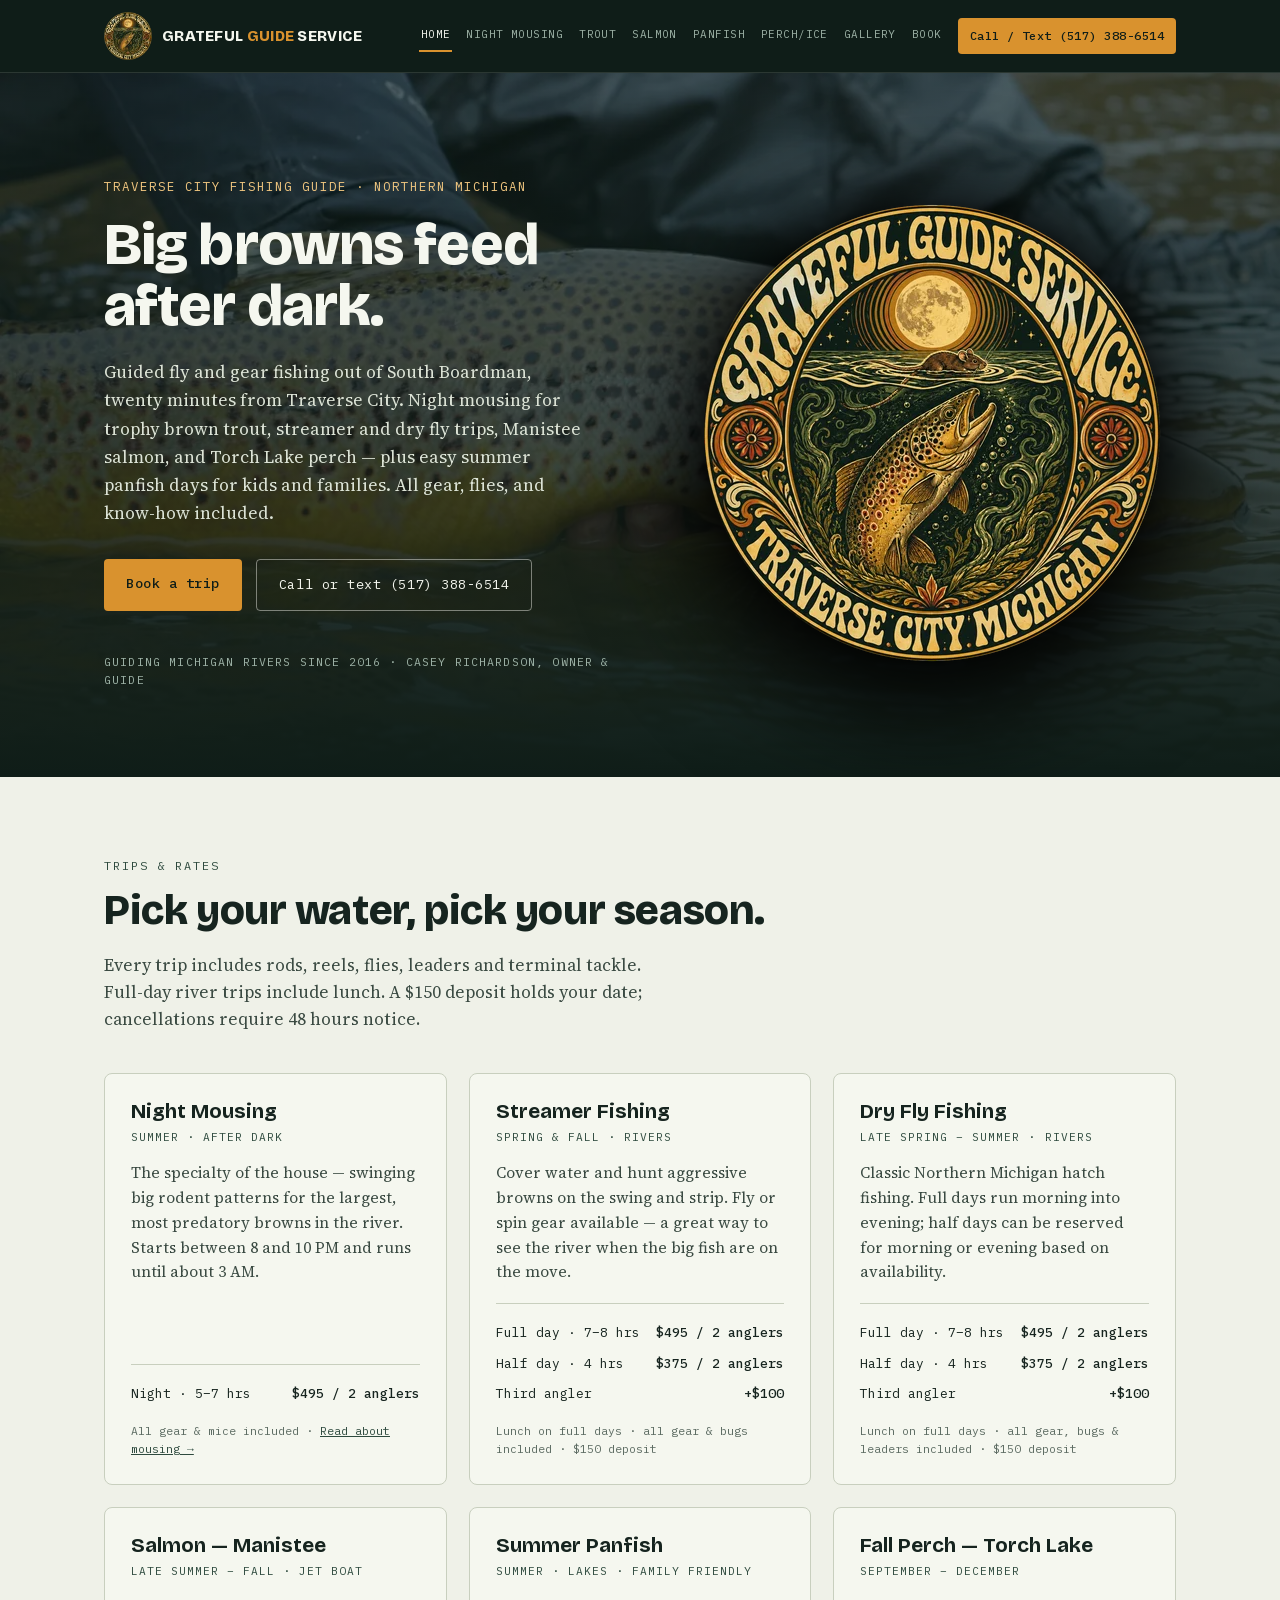
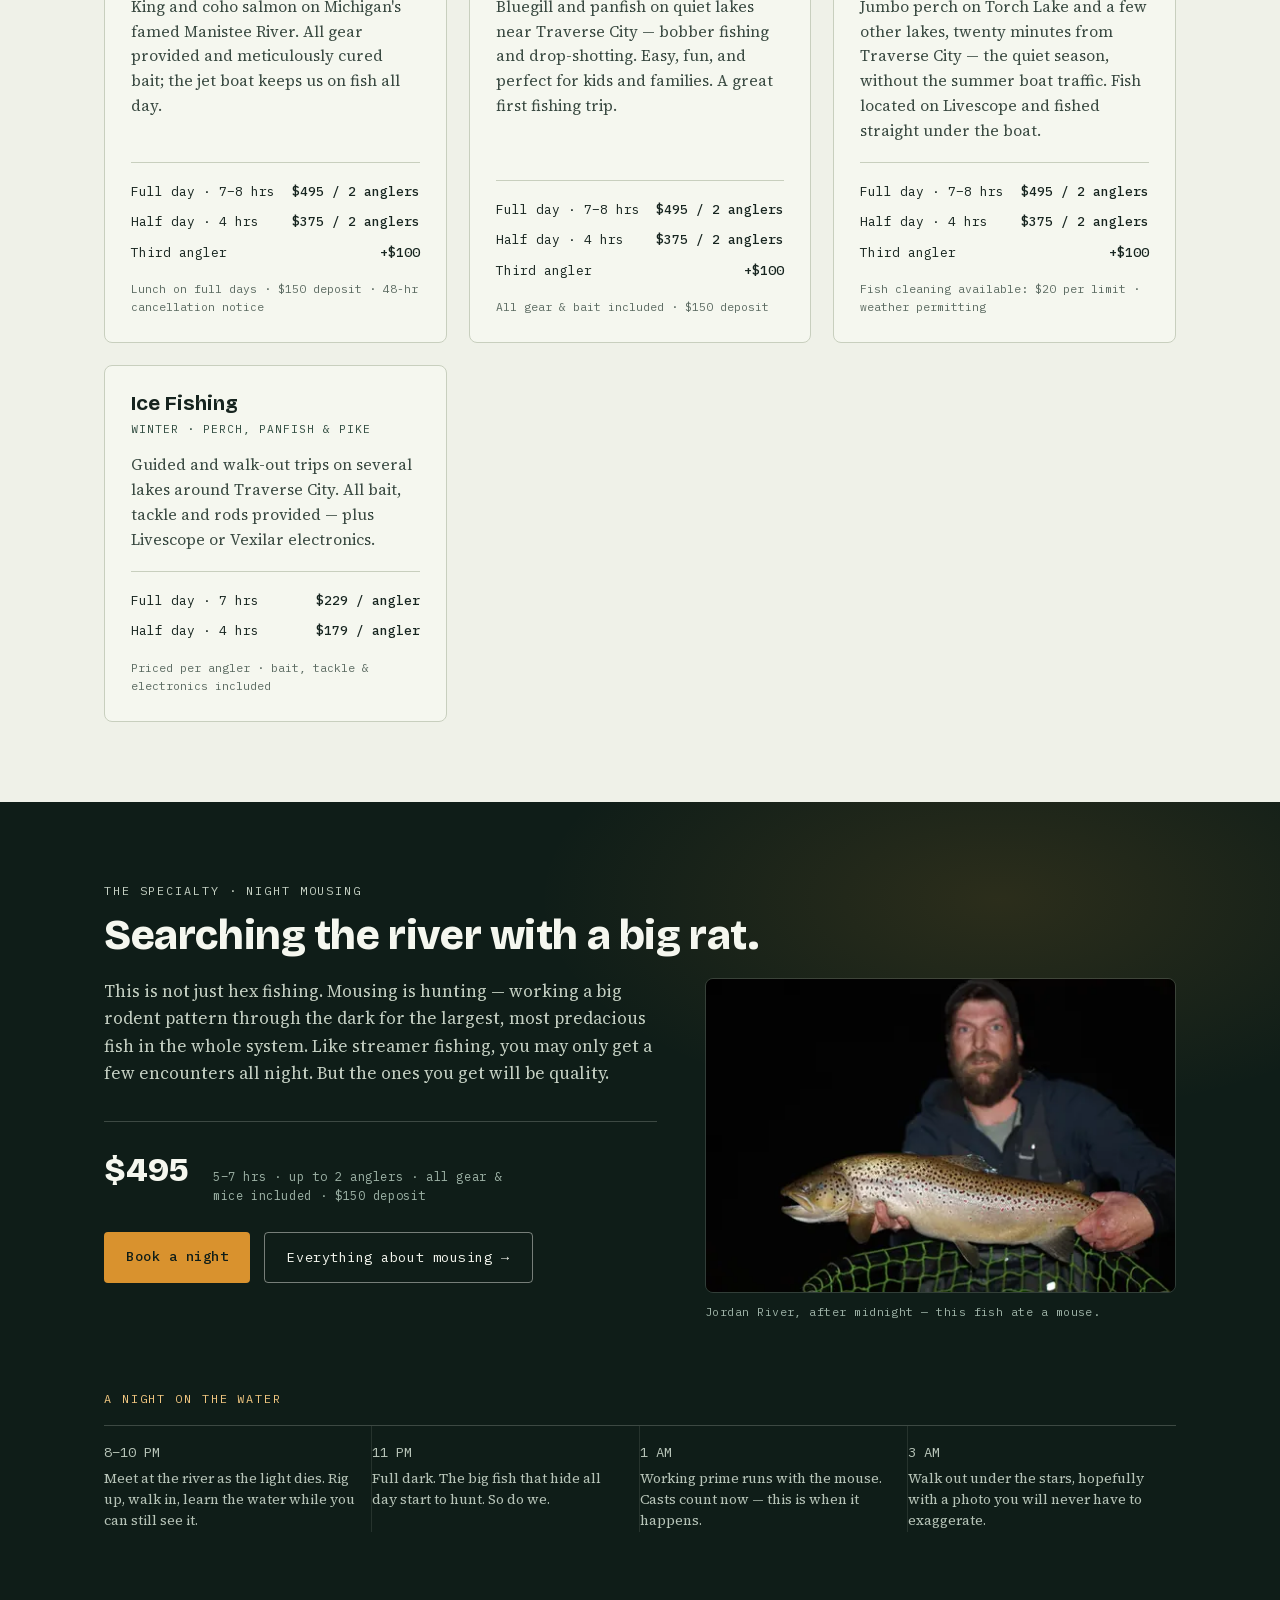
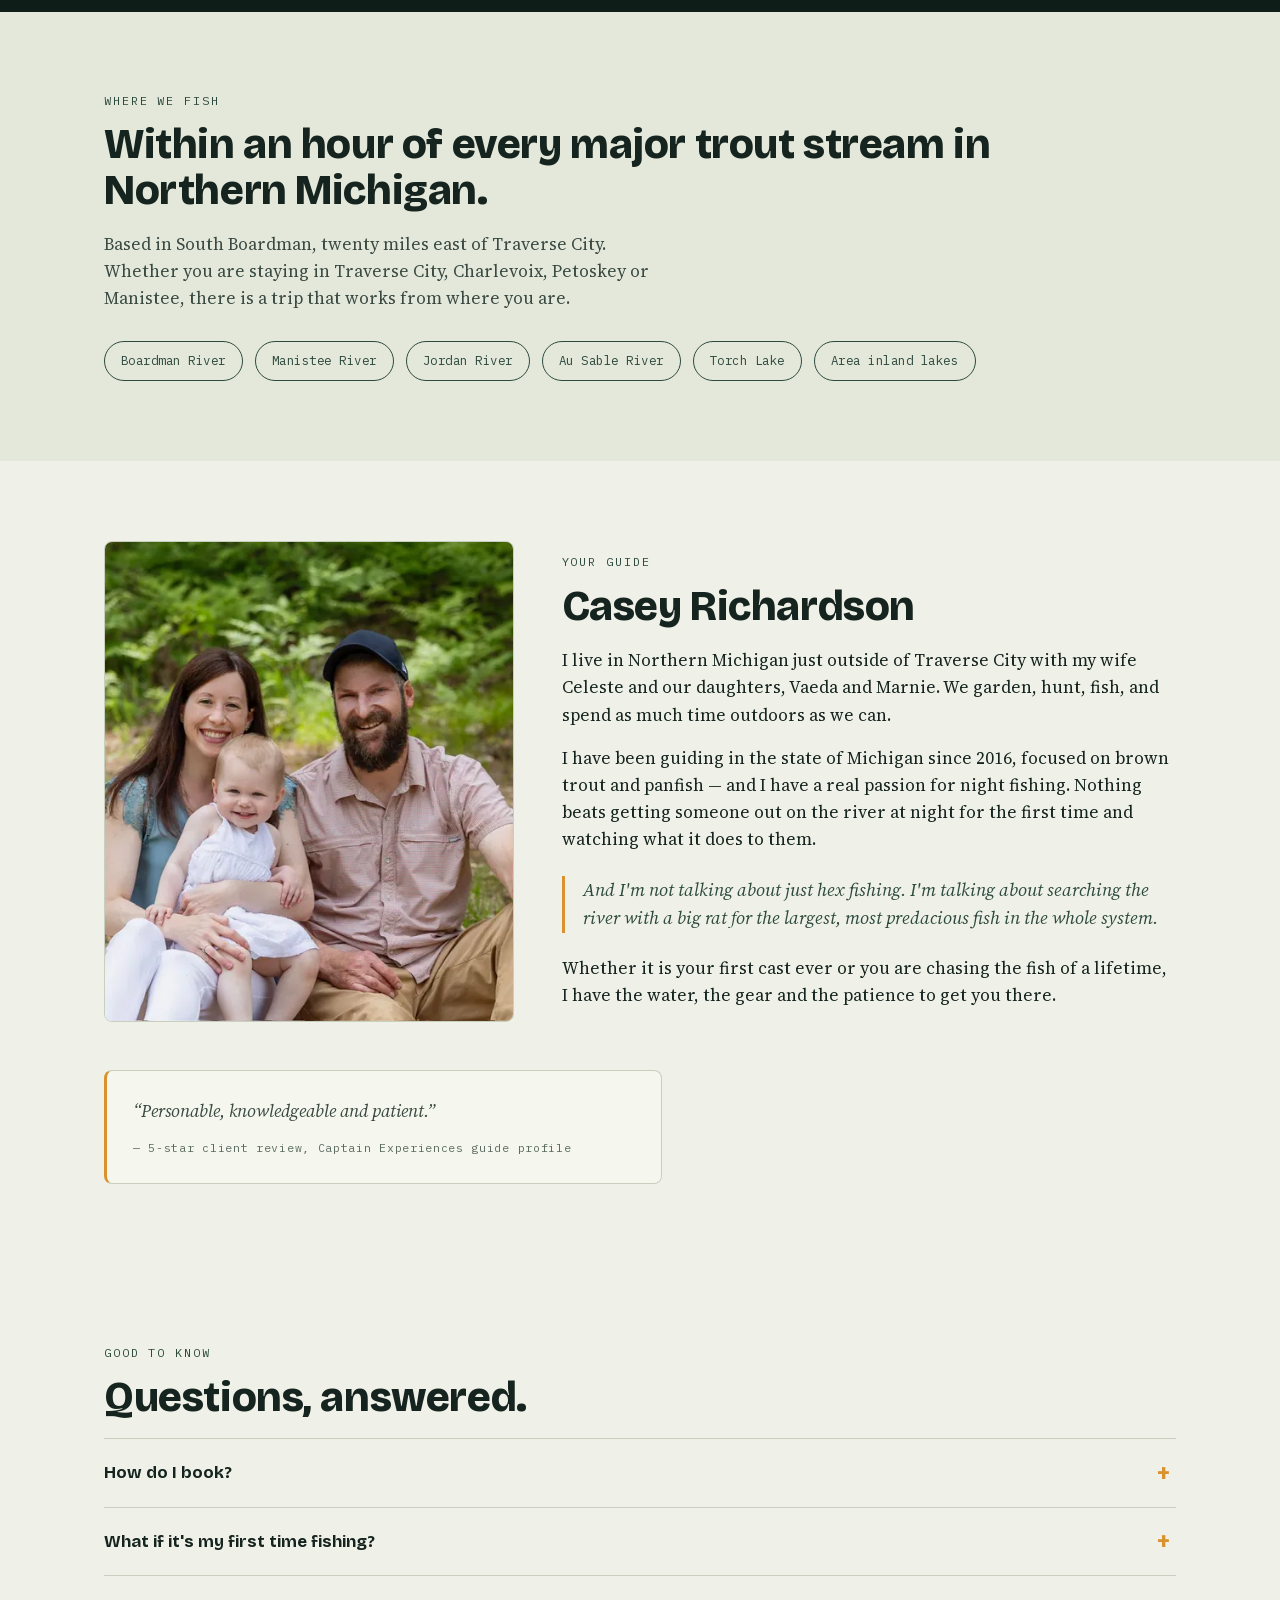
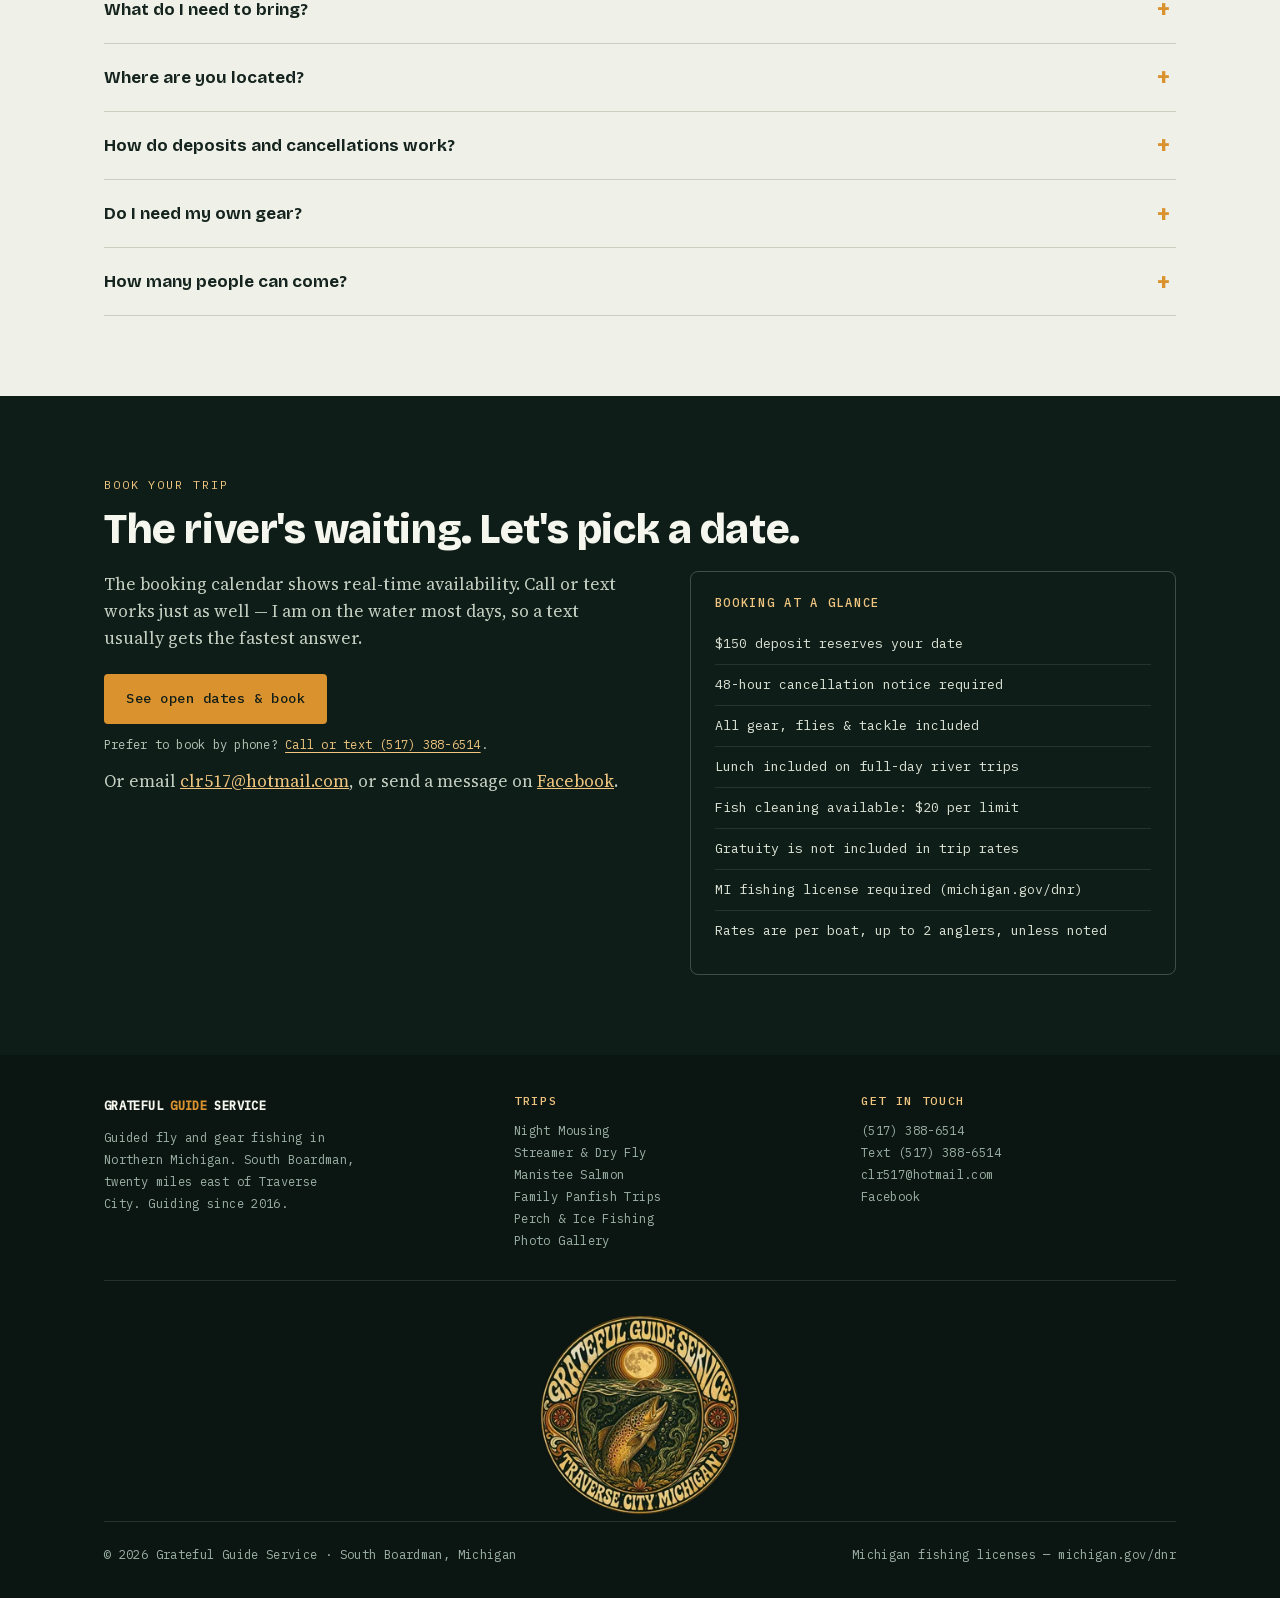
<file: index.html>
<!DOCTYPE html>
<html lang="en" class="no-js">
<head>
<meta charset="UTF-8">
<meta name="viewport" content="width=device-width, initial-scale=1">
<title>Traverse City Fishing Guide | Night Mousing, Trout &amp; Salmon Trips — Grateful Guide Service</title>
<meta name="description" content="Guided fly and gear fishing out of South Boardman, 20 minutes from Traverse City. Night mousing for trophy brown trout, streamer and dry fly trips, Manistee salmon, family panfish trips, and Torch Lake perch. All gear included. Call or text (517) 388-6514.">
<link rel="canonical" href="https://www.gratefulguideservice.com/">
<meta name="theme-color" content="#0F1D18">
<link rel="icon" href="./favicon.ico" sizes="16x16 32x32 48x48">
<link rel="icon" href="./assets/img/icon-16.png" sizes="16x16" type="image/png">
<link rel="icon" href="./assets/img/icon-32.png" sizes="32x32" type="image/png">
<link rel="icon" href="./assets/img/icon-192.png" sizes="192x192" type="image/png">
<link rel="icon" href="./assets/img/icon-512.png" sizes="512x512" type="image/png">
<link rel="apple-touch-icon" sizes="180x180" href="./assets/img/icon-180.png">
<link rel="manifest" href="./site.webmanifest">
<meta property="og:type" content="website">
<meta property="og:site_name" content="Grateful Guide Service">
<meta property="og:title" content="Traverse City Fishing Guide | Grateful Guide Service">
<meta property="og:description" content="Guided fly and gear fishing out of South Boardman, 20 minutes from Traverse City. Night mousing for trophy brown trout, streamer and dry fly trips, Manistee salmon, family panfish trips, and Torch Lake perch. All gear included. Call or text (517) 388-6514.">
<meta property="og:url" content="https://www.gratefulguideservice.com/">
<meta property="og:image" content="https://www.gratefulguideservice.com/assets/img/og-image.png">
<meta property="og:image:type" content="image/png">
<meta property="og:image:width" content="1200">
<meta property="og:image:height" content="630">
<meta property="og:image:alt" content="Grateful Guide Service badge: a brown trout rising to a mouse fly under a full moon, Traverse City, Michigan">
<meta name="twitter:card" content="summary_large_image">
<link rel="preload" href="./assets/fonts/bricolage-grotesque-normal-400-800.woff2" as="font" type="font/woff2" crossorigin>
<link rel="preload" href="./assets/fonts/source-serif-4-normal-400-600.woff2" as="font" type="font/woff2" crossorigin>
<link rel="stylesheet" href="./assets/fonts/fonts.css">
<link rel="stylesheet" href="./assets/css/site.css">
<script type="application/ld+json">
{
  "@context": "https://schema.org",
  "@type": "LocalBusiness",
  "@id": "https://www.gratefulguideservice.com/#business",
  "name": "Grateful Guide Service",
  "description": "Guided fishing trips in Northern Michigan: night mousing and streamer fishing for brown trout, dry fly trips, Manistee River salmon, family-friendly summer panfish trips, and perch and ice fishing near Traverse City.",
  "url": "https://www.gratefulguideservice.com/",
  "telephone": "+1-517-388-6514",
  "email": "clr517@hotmail.com",
  "image": "https://www.gratefulguideservice.com/assets/img/mousing-brown-jordan-river-1600.jpg",
  "founder": {
    "@type": "Person",
    "name": "Casey Richardson"
  },
  "foundingDate": "2016",
  "priceRange": "$179–$495",
  "currenciesAccepted": "USD",
  "address": {
    "@type": "PostalAddress",
    "addressLocality": "South Boardman",
    "addressRegion": "MI",
    "postalCode": "49680",
    "addressCountry": "US"
  },
  "areaServed": [
    "Traverse City MI",
    "Charlevoix MI",
    "Petoskey MI",
    "Manistee MI",
    "Kalkaska MI",
    "South Boardman MI"
  ],
  "sameAs": [
    "https://www.facebook.com/gratefulguideservices-107425530788070/"
  ],
  "potentialAction": {
    "@type": "ReserveAction",
    "name": "Book a guided fishing trip",
    "target": {
      "@type": "EntryPoint",
      "urlTemplate": "https://www.gratefulguideservice.com/book/",
      "inLanguage": "en-US",
      "actionPlatform": [
        "https://schema.org/DesktopWebPlatform",
        "https://schema.org/MobileWebPlatform"
      ]
    },
    "result": {
      "@type": "Reservation",
      "name": "Guided fishing trip reservation",
      "url": "https://www.gratefulguideservice.com/book/"
    }
  },
  "makesOffer": [
    {
      "@type": "Offer",
      "name": "Night Mousing Trip (5–7 hrs, up to 2 anglers)",
      "price": "495",
      "priceCurrency": "USD",
      "availability": "https://schema.org/InStock"
    },
    {
      "@type": "Offer",
      "name": "Full Day Streamer or Dry Fly Trip (7–8 hrs, up to 2 anglers)",
      "price": "495",
      "priceCurrency": "USD",
      "availability": "https://schema.org/InStock"
    },
    {
      "@type": "Offer",
      "name": "Half Day River Trip (4 hrs, up to 2 anglers)",
      "price": "375",
      "priceCurrency": "USD",
      "availability": "https://schema.org/InStock"
    },
    {
      "@type": "Offer",
      "name": "Full Day Salmon Trip, Manistee River (up to 2 anglers)",
      "price": "495",
      "priceCurrency": "USD",
      "availability": "https://schema.org/InStock"
    },
    {
      "@type": "Offer",
      "name": "Summer Panfish Trip, inland lakes (full day, up to 2 anglers)",
      "price": "495",
      "priceCurrency": "USD",
      "availability": "https://schema.org/InStock"
    },
    {
      "@type": "Offer",
      "name": "Summer Panfish Trip, inland lakes (half day, up to 2 anglers)",
      "price": "375",
      "priceCurrency": "USD",
      "availability": "https://schema.org/InStock"
    },
    {
      "@type": "Offer",
      "name": "Fall Perch Trip, Torch Lake (full day, up to 2 anglers)",
      "price": "495",
      "priceCurrency": "USD",
      "availability": "https://schema.org/InStock"
    },
    {
      "@type": "Offer",
      "name": "Ice Fishing Half Day (per angler)",
      "price": "179",
      "priceCurrency": "USD",
      "availability": "https://schema.org/InStock"
    },
    {
      "@type": "Offer",
      "name": "Ice Fishing Full Day (per angler)",
      "price": "229",
      "priceCurrency": "USD",
      "availability": "https://schema.org/InStock"
    }
  ]
}
</script>
<script type="application/ld+json">
{
  "@context": "https://schema.org",
  "@type": "FAQPage",
  "mainEntity": [
    {
      "@type": "Question",
      "name": "How do I book?",
      "acceptedAnswer": {
        "@type": "Answer",
        "text": "Two ways, both first-class: pick a trip and an open date on the booking calendar at /book/, or call or text me at (517) 388-6514. A $150 deposit reserves the date, and cancellations require 48 hours notice."
      }
    },
    {
      "@type": "Question",
      "name": "What if it's my first time fishing?",
      "acceptedAnswer": {
        "@type": "Answer",
        "text": "Not a problem. I have the right section of river and the right equipment for beginners — you will have real opportunities at quality fish while learning the skill throughout the day or evening. Kids and family trips are welcome too, and a summer panfish trip on one of the quiet lakes near Traverse City is an easy place to start."
      }
    },
    {
      "@type": "Question",
      "name": "What do I need to bring?",
      "acceptedAnswer": {
        "@type": "Answer",
        "text": "A valid Michigan fishing license (available on the Michigan DNR website — this is your responsibility), polarized sunglasses for daytime trips, and safety glasses for night trips. Layered clothing and bug spray are recommended. Waders or muck boots and rain gear are suggested depending on the weather. Rods, reels, flies, leaders and terminal tackle are provided."
      }
    },
    {
      "@type": "Question",
      "name": "Where are you located?",
      "acceptedAnswer": {
        "@type": "Answer",
        "text": "South Boardman, Michigan — about 20 miles east of Traverse City, and within an hour of most major trout streams in Northern Michigan including the Boardman, Manistee, Jordan and Au Sable rivers."
      }
    },
    {
      "@type": "Question",
      "name": "How do deposits and cancellations work?",
      "acceptedAnswer": {
        "@type": "Answer",
        "text": "A $150 deposit reserves your date on any trip. All cancellations require 48 hours notice. Gratuity is not included in trip rates."
      }
    },
    {
      "@type": "Question",
      "name": "Do I need my own gear?",
      "acceptedAnswer": {
        "@type": "Answer",
        "text": "No. Rods, reels, flies, leaders and terminal tackle are included on every trip, mice included on night trips, and bait, tackle and electronics on ice trips. Spin gear is available if you would rather not fly fish."
      }
    },
    {
      "@type": "Question",
      "name": "How many people can come?",
      "acceptedAnswer": {
        "@type": "Answer",
        "text": "River, panfish and perch trips are priced for up to two anglers, with a third angler for $100 more. Ice fishing is priced per angler."
      }
    }
  ]
}
</script>
</head>
<body>
<a class="skip-link" href="#main">Skip to content</a>
<header class="topbar">
  <div class="wrap">
    <a class="brand" href="./">
      <span class="brand-badge"><picture>
  <source type="image/webp" srcset="./assets/img/logo-80.webp 1x, ./assets/img/logo-120.webp 2x">
  <img src="./assets/img/logo-80.png" srcset="./assets/img/logo-80.png 1x, ./assets/img/logo-120.png 2x"
       width="56" height="56" alt=""
       fetchpriority="high" decoding="async">
</picture></span>
      <span class="brand-text">GRATEFUL <span>GUIDE</span> SERVICE</span>
    </a>
    <button class="nav-toggle" type="button" aria-expanded="false" aria-controls="primary-nav">Menu</button>
    <nav class="main" id="primary-nav" aria-label="Primary">
        <a href="./" aria-current="page">Home</a>
        <a href="./night-mousing/">Night Mousing</a>
        <a href="./trout-fishing/">Trout</a>
        <a href="./salmon-fishing-manistee/">Salmon</a>
        <a href="./family-panfish-trips/">Panfish</a>
        <a href="./perch-fishing-torch-lake/">Perch/Ice</a>
        <a href="./gallery/">Gallery</a>
        <a href="./book/">Book</a>
    </nav>
    <a class="call-btn" href="tel:+15173886514">Call / Text (517) 388-6514</a>
  </div>
</header>
<div class="callbar">
  <a class="bar-call" href="tel:+15173886514">Call (517) 388-6514</a>
  <a class="bar-text" href="sms:+15173886514">Text</a>
</div>
<main id="main">

  <div class="hero">
    <div class="hero-media">
      <picture>
  
  <source type="image/webp" srcset="./assets/img/au-sable-big-brown-480.webp 480w, ./assets/img/au-sable-big-brown-960.webp 960w, ./assets/img/au-sable-big-brown-1600.webp 1600w, ./assets/img/au-sable-big-brown-1616.webp 1616w" sizes="100vw">
  <img src="./assets/img/au-sable-big-brown-1616.jpg" srcset="./assets/img/au-sable-big-brown-480.jpg 480w, ./assets/img/au-sable-big-brown-960.jpg 960w, ./assets/img/au-sable-big-brown-1600.jpg 1600w, ./assets/img/au-sable-big-brown-1616.jpg 1616w" sizes="100vw" alt=""
       data-art-directed="true" style="object-position:center 58%;--hero-pos-mobile:center 55%" fetchpriority="high" decoding="async">
</picture>
    </div>
    <div class="wrap">
      <div class="hero-grid">
        <div class="hero-copy">
          <p class="eyebrow">Traverse City Fishing Guide · Northern Michigan</p>
          <h1>Big browns feed after dark.</h1>
          <p class="lede">Guided fly and gear fishing out of South Boardman, twenty minutes from Traverse City. Night mousing for trophy brown trout, streamer and dry fly trips, Manistee salmon, and Torch Lake perch — plus easy summer panfish days for kids and families. All gear, flies, and know-how included.</p>
          <div class="cta-row">
            <a class="btn btn-amber" href="./book/">Book a trip</a>
            <a class="btn btn-ghost" href="tel:+15173886514">Call or text (517) 388-6514</a>
          </div>
          <p class="since">Guiding Michigan rivers since 2016 · Casey Richardson, owner &amp; guide</p>
        </div>
        <div class="hero-badge"><picture>
  <source type="image/webp" srcset="./assets/img/logo-460.webp 1x, ./assets/img/logo-920.webp 2x">
  <img src="./assets/img/logo-460.png" srcset="./assets/img/logo-460.png 1x, ./assets/img/logo-920.png 2x"
       width="460" height="460" alt="Grateful Guide Service"
       fetchpriority="high" decoding="async">
</picture></div>
      </div>
    </div>
  </div>

  <section id="trips">
    <div class="wrap">
      <p class="kicker">Trips &amp; Rates</p>
      <h2>Pick your water, pick your season.</h2>
      <p class="section-intro">Every trip includes rods, reels, flies, leaders and terminal tackle. Full-day river trips include lunch. A $150 deposit holds your date; cancellations require 48 hours notice.</p>

      <div class="trips-grid">
        
        <article class="trip">
          <h3><a href="./night-mousing/">Night Mousing</a></h3>
          <p class="season">Summer · After dark</p>
          <p>The specialty of the house — swinging big rodent patterns for the largest, most predatory browns in the river. Starts between 8 and 10 PM and runs until about 3 AM.</p>
          <div class="price-lines">
            <div class="price-line"><span>Night · 5–7 hrs</span><span class="amt">$495 / 2 anglers</span></div>
          </div>
          <p class="fine">All gear &amp; mice included · <a href="./night-mousing/">Read about mousing &rarr;</a></p>
        </article>
        
        <article class="trip">
          <h3><a href="./trout-fishing/">Streamer Fishing</a></h3>
          <p class="season">Spring &amp; Fall · Rivers</p>
          <p>Cover water and hunt aggressive browns on the swing and strip. Fly or spin gear available — a great way to see the river when the big fish are on the move.</p>
          <div class="price-lines">
            <div class="price-line"><span>Full day · 7–8 hrs</span><span class="amt">$495 / 2 anglers</span></div>
            <div class="price-line"><span>Half day · 4 hrs</span><span class="amt">$375 / 2 anglers</span></div>
            <div class="price-line"><span>Third angler</span><span class="amt">+$100</span></div>
          </div>
          <p class="fine">Lunch on full days · all gear &amp; bugs included · $150 deposit</p>
        </article>
        
        <article class="trip">
          <h3><a href="./trout-fishing/#dry-fly">Dry Fly Fishing</a></h3>
          <p class="season">Late Spring – Summer · Rivers</p>
          <p>Classic Northern Michigan hatch fishing. Full days run morning into evening; half days can be reserved for morning or evening based on availability.</p>
          <div class="price-lines">
            <div class="price-line"><span>Full day · 7–8 hrs</span><span class="amt">$495 / 2 anglers</span></div>
            <div class="price-line"><span>Half day · 4 hrs</span><span class="amt">$375 / 2 anglers</span></div>
            <div class="price-line"><span>Third angler</span><span class="amt">+$100</span></div>
          </div>
          <p class="fine">Lunch on full days · all gear, bugs &amp; leaders included · $150 deposit</p>
        </article>
        
        <article class="trip">
          <h3><a href="./salmon-fishing-manistee/">Salmon — Manistee</a></h3>
          <p class="season">Late Summer – Fall · Jet boat</p>
          <p>King and coho salmon on Michigan's famed Manistee River. All gear provided and meticulously cured bait; the jet boat keeps us on fish all day.</p>
          <div class="price-lines">
            <div class="price-line"><span>Full day · 7–8 hrs</span><span class="amt">$495 / 2 anglers</span></div>
            <div class="price-line"><span>Half day · 4 hrs</span><span class="amt">$375 / 2 anglers</span></div>
            <div class="price-line"><span>Third angler</span><span class="amt">+$100</span></div>
          </div>
          <p class="fine">Lunch on full days · $150 deposit · 48-hr cancellation notice</p>
        </article>
        
        <article class="trip">
          <h3><a href="./family-panfish-trips/">Summer Panfish</a></h3>
          <p class="season">Summer · Lakes · Family friendly</p>
          <p>Bluegill and panfish on quiet lakes near Traverse City — bobber fishing and drop-shotting. Easy, fun, and perfect for kids and families. A great first fishing trip.</p>
          <div class="price-lines">
            <div class="price-line"><span>Full day · 7–8 hrs</span><span class="amt">$495 / 2 anglers</span></div>
            <div class="price-line"><span>Half day · 4 hrs</span><span class="amt">$375 / 2 anglers</span></div>
            <div class="price-line"><span>Third angler</span><span class="amt">+$100</span></div>
          </div>
          <p class="fine">All gear &amp; bait included · $150 deposit</p>
        </article>
        
        <article class="trip">
          <h3><a href="./perch-fishing-torch-lake/">Fall Perch — Torch Lake</a></h3>
          <p class="season">September – December</p>
          <p>Jumbo perch on Torch Lake and a few other lakes, twenty minutes from Traverse City — the quiet season, without the summer boat traffic. Fish located on Livescope and fished straight under the boat.</p>
          <div class="price-lines">
            <div class="price-line"><span>Full day · 7–8 hrs</span><span class="amt">$495 / 2 anglers</span></div>
            <div class="price-line"><span>Half day · 4 hrs</span><span class="amt">$375 / 2 anglers</span></div>
            <div class="price-line"><span>Third angler</span><span class="amt">+$100</span></div>
          </div>
          <p class="fine">Fish cleaning available: $20 per limit · weather permitting</p>
        </article>
        
        <article class="trip">
          <h3><a href="./perch-fishing-torch-lake/#ice">Ice Fishing</a></h3>
          <p class="season">Winter · Perch, panfish &amp; pike</p>
          <p>Guided and walk-out trips on several lakes around Traverse City. All bait, tackle and rods provided — plus Livescope or Vexilar electronics.</p>
          <div class="price-lines">
            <div class="price-line"><span>Full day · 7 hrs</span><span class="amt">$229 / angler</span></div>
            <div class="price-line"><span>Half day · 4 hrs</span><span class="amt">$179 / angler</span></div>
          </div>
          <p class="fine">Priced per angler · bait, tackle &amp; electronics included</p>
        </article>
      </div>
    </div>
  </section>

  <section class="after-dark" id="after-dark">
    <div class="wrap">
      <p class="kicker">The Specialty · Night Mousing</p>
      <h2>Searching the river with a big rat.</h2>
      <div class="dark-cols">
        <div>
          <p class="section-intro">This is not just hex fishing. Mousing is hunting — working a big rodent pattern through the dark for the largest, most predacious fish in the whole system. Like streamer fishing, you may only get a few encounters all night. But the ones you get will be quality.</p>

          <div class="dark-price">
            <span class="big">$495</span>
            <span class="sub">5–7 hrs · up to 2 anglers · all gear &amp; mice included · $150 deposit</span>
          </div>
          <div class="cta-row" style="display:flex;gap:14px;flex-wrap:wrap;margin-top:26px">
            <a class="btn btn-amber" href="./book/">Book a night</a>
            <a class="btn btn-ghost" href="./night-mousing/">Everything about mousing &rarr;</a>
          </div>
        </div>
        <div>
          <figure class="shot" style="margin-top:0">
            <picture>
  <source type="image/webp" srcset="./assets/img/mousing-brown-jordan-river-480.webp 480w, ./assets/img/mousing-brown-jordan-river-960.webp 960w, ./assets/img/mousing-brown-jordan-river-1600.webp 1600w, ./assets/img/mousing-brown-jordan-river-2400.webp 2400w" sizes="(max-width: 860px) 92vw, 480px">
  <img src="./assets/img/mousing-brown-jordan-river-2400.jpg" srcset="./assets/img/mousing-brown-jordan-river-480.jpg 480w, ./assets/img/mousing-brown-jordan-river-960.jpg 960w, ./assets/img/mousing-brown-jordan-river-1600.jpg 1600w, ./assets/img/mousing-brown-jordan-river-2400.jpg 2400w" sizes="(max-width: 860px) 92vw, 480px"
       width="2400" height="1600"
       alt="Angler holding a heavy brown trout that ate a mouse pattern after dark on the Jordan River"
       loading="lazy" decoding="async">
</picture>
            <figcaption>Jordan River, after midnight — this fish ate a mouse.</figcaption>
          </figure>
        </div>
      </div>

      <!-- The timeline spans the full width: four columns inside a half-width
           grid cell squeezed the copy to three words a line. -->
      <div class="night-log">
        <p class="nl-title">A night on the water</p>
        <div class="timeline">
              <div class="tl-cell">
                <p class="tl-time">8–10 PM</p>
                <p>Meet at the river as the light dies. Rig up, walk in, learn the water while you can still see it.</p>
              </div>
              <div class="tl-cell">
                <p class="tl-time">11 PM</p>
                <p>Full dark. The big fish that hide all day start to hunt. So do we.</p>
              </div>
              <div class="tl-cell">
                <p class="tl-time">1 AM</p>
                <p>Working prime runs with the mouse. Casts count now — this is when it happens.</p>
              </div>
              <div class="tl-cell">
                <p class="tl-time">3 AM</p>
                <p>Walk out under the stars, hopefully with a photo you will never have to exaggerate.</p>
              </div>
        </div>
      </div>
    </div>
  </section>

  <section class="rivers" id="waters">
    <div class="wrap">
      <p class="kicker">Where We Fish</p>
      <h2>Within an hour of every major trout stream in Northern Michigan.</h2>
      <p class="section-intro">Based in South Boardman, twenty miles east of Traverse City. Whether you are staying in Traverse City, Charlevoix, Petoskey or Manistee, there is a trip that works from where you are.</p>
      <ul class="river-chips">
        <li class="chip">Boardman River</li>
        <li class="chip">Manistee River</li>
        <li class="chip">Jordan River</li>
        <li class="chip">Au Sable River</li>
        <li class="chip">Torch Lake</li>
        <li class="chip">Area inland lakes</li>
      </ul>
    </div>
  </section>

  <section id="about">
    <div class="wrap">
      <div class="about-cols">
        <picture>
  <source type="image/webp" srcset="./assets/img/casey-family-480.webp 480w, ./assets/img/casey-family-960.webp 960w, ./assets/img/casey-family-1308.webp 1308w" sizes="(max-width: 860px) 92vw, 380px">
  <img src="./assets/img/casey-family-1308.jpg" srcset="./assets/img/casey-family-480.jpg 480w, ./assets/img/casey-family-960.jpg 960w, ./assets/img/casey-family-1308.jpg 1308w" sizes="(max-width: 860px) 92vw, 380px"
       width="1308" height="1536"
       alt="Guide Casey Richardson with his wife Celeste and their daughter in Northern Michigan"
       loading="lazy" decoding="async">
</picture>
        <div>
          <p class="kicker">Your Guide</p>
          <h2>Casey Richardson</h2>
          <p>I live in Northern Michigan just outside of Traverse City with my wife Celeste and our daughters, Vaeda and Marnie. We garden, hunt, fish, and spend as much time outdoors as we can.</p>
          <p style="margin-top:16px">I have been guiding in the state of Michigan since 2016, focused on brown trout and panfish — and I have a real passion for night fishing. Nothing beats getting someone out on the river at night for the first time and watching what it does to them.</p>
          <blockquote style="font-family:var(--serif);font-style:italic;font-size:1.12rem;color:var(--pine);border-left:3px solid var(--lantern);padding-left:18px;margin:22px 0">And I'm not talking about just hex fishing. I'm talking about searching the river with a big rat for the largest, most predacious fish in the whole system.</blockquote>
          <p>Whether it is your first cast ever or you are chasing the fish of a lifetime, I have the water, the gear and the patience to get you there.</p>
        </div>
      </div>

      <figure class="quote-card" style="margin-top:48px">
        <blockquote>“Personable, knowledgeable and patient.”</blockquote>
        <figcaption>— 5-star client review, Captain Experiences guide profile</figcaption>
      </figure>
    </div>
  </section>

  
  <section class="faq" id="faq">
    <div class="wrap">
      <p class="kicker">Good to Know</p>
      <h2>Questions, answered.</h2>
      <details>
        <summary>How do I book?</summary>
        <p>Two ways, both first-class: pick a trip and an open date on the <a href="./book/">booking calendar</a>, or call or text me at <a href="tel:+15173886514">(517) 388-6514</a>. A $150 deposit reserves the date, and cancellations require 48 hours notice.</p>
      </details>
      <details>
        <summary>What if it's my first time fishing?</summary>
        <p>Not a problem. I have the right section of river and the right equipment for beginners — you will have real opportunities at quality fish while learning the skill throughout the day or evening. Kids and family trips are welcome too, and a <a href="./family-panfish-trips/">summer panfish trip</a> on one of the quiet lakes near Traverse City is an easy place to start.</p>
      </details>
      <details>
        <summary>What do I need to bring?</summary>
        <p>A valid Michigan fishing license (get one on the <a href="https://www.michigan.gov/dnr" rel="noopener">Michigan DNR website</a> — this is your responsibility), polarized sunglasses for daytime trips, and safety glasses for night trips. Layered clothing and bug spray are recommended. Waders or muck boots and rain gear are suggested depending on the weather. Everything else — rods, reels, flies, leaders, tackle — is on me.</p>
      </details>
      <details>
        <summary>Where are you located?</summary>
        <p>South Boardman, Michigan, about 20 miles east of Traverse City — within an hour of most major trout streams in Northern Michigan. Whether you are staying in Traverse City, Charlevoix, Petoskey or Manistee, I have a fishing option for you.</p>
      </details>
      <details>
        <summary>How do deposits and cancellations work?</summary>
        <p>A $150 deposit reserves your date on any trip. All cancellations require 48 hours notice. Gratuity is not included in trip rates.</p>
      </details>
      <details>
        <summary>Do I need my own gear?</summary>
        <p>No. Rods, reels, flies, leaders and terminal tackle are included on every trip — mice on night trips, and bait, tackle and electronics on ice trips. Spin gear is available if you would rather not fly fish.</p>
      </details>
      <details>
        <summary>How many people can come?</summary>
        <p>River, panfish and perch trips are priced for up to two anglers; a third angler is $100 more. Ice fishing is priced per angler.</p>
      </details>
    </div>
  </section>
  
  <section class="booking" id="book">
    <div class="wrap">
      <p class="kicker">Book Your Trip</p>
      <h2>The river's waiting. Let's pick a date.</h2>
      <div class="book-cols">
        <div>
          <p>The booking calendar shows real-time availability. Call or text works just as well — I am on the water most days, so a text usually gets the fastest answer.</p>
          <p style="margin:22px 0 0"><a class="btn btn-amber" href="./book/">See open dates &amp; book</a></p>
          <p class="alt-contact">Prefer to book by phone? <a href="tel:+15173886514">Call or text (517) 388-6514</a>.</p>
          <p style="margin-top:14px">Or email <a class="inline" href="mailto:clr517@hotmail.com">clr517@hotmail.com</a>, or send a message on <a class="inline" href="https://www.facebook.com/gratefulguideservices-107425530788070/" rel="noopener">Facebook</a>.</p>
        </div>
        <div class="policy">
          <h3>Booking at a glance</h3>
          <ul>
            <li>$150 deposit reserves your date</li>
            <li>48-hour cancellation notice required</li>
            <li>All gear, flies &amp; tackle included</li>
            <li>Lunch included on full-day river trips</li>
            <li>Fish cleaning available: $20 per limit</li>
            <li>Gratuity is not included in trip rates</li>
            <li>MI fishing license required (michigan.gov/dnr)</li>
            <li>Rates are per boat, up to 2 anglers, unless noted</li>
          </ul>
        </div>
      </div>
    </div>
  </section>
</main>
<footer class="site">
  <div class="wrap">
    <div class="foot-top">
      <div>
        <p class="foot-brand">GRATEFUL <span>GUIDE</span> SERVICE</p>
        <p class="foot-note">Guided fly and gear fishing in Northern Michigan. South Boardman, twenty miles east of Traverse City. Guiding since 2016.</p>
      </div>
      <div>
        <h2>Trips</h2>
        <ul>
          <li><a href="./night-mousing/">Night Mousing</a></li>
          <li><a href="./trout-fishing/">Streamer &amp; Dry Fly</a></li>
          <li><a href="./salmon-fishing-manistee/">Manistee Salmon</a></li>
          <li><a href="./family-panfish-trips/">Family Panfish Trips</a></li>
          <li><a href="./perch-fishing-torch-lake/">Perch &amp; Ice Fishing</a></li>
          <li><a href="./gallery/">Photo Gallery</a></li>
        </ul>
      </div>
      <div>
        <h2>Get in touch</h2>
        <ul>
          <li><a href="tel:+15173886514">(517) 388-6514</a></li>
          <li><a href="sms:+15173886514">Text (517) 388-6514</a></li>
          <li><a href="mailto:clr517@hotmail.com">clr517@hotmail.com</a></li>
          <li><a href="https://www.facebook.com/gratefulguideservices-107425530788070/" rel="noopener">Facebook</a></li>
        </ul>
      </div>
    </div>
    <div class="foot-badge"><picture>
  <source type="image/webp" srcset="./assets/img/logo-240.webp 1x, ./assets/img/logo-460.webp 2x">
  <img src="./assets/img/logo-240.png" srcset="./assets/img/logo-240.png 1x, ./assets/img/logo-460.png 2x"
       width="200" height="200" alt=""
       loading="lazy" decoding="async">
</picture></div>
    <div class="foot-bottom">
      <p>© 2026 Grateful Guide Service · South Boardman, Michigan</p>
      <p><a href="https://www.michigan.gov/dnr" rel="noopener">Michigan fishing licenses — michigan.gov/dnr</a></p>
    </div>
  </div>
</footer>
<script>
document.documentElement.classList.remove('no-js');
var t=document.querySelector('.nav-toggle'),n=document.getElementById('primary-nav');
if(t&&n){t.addEventListener('click',function(){
  var open=n.classList.toggle('is-open');
  t.setAttribute('aria-expanded',String(open));
});}
</script>

</body>
</html>
</file>
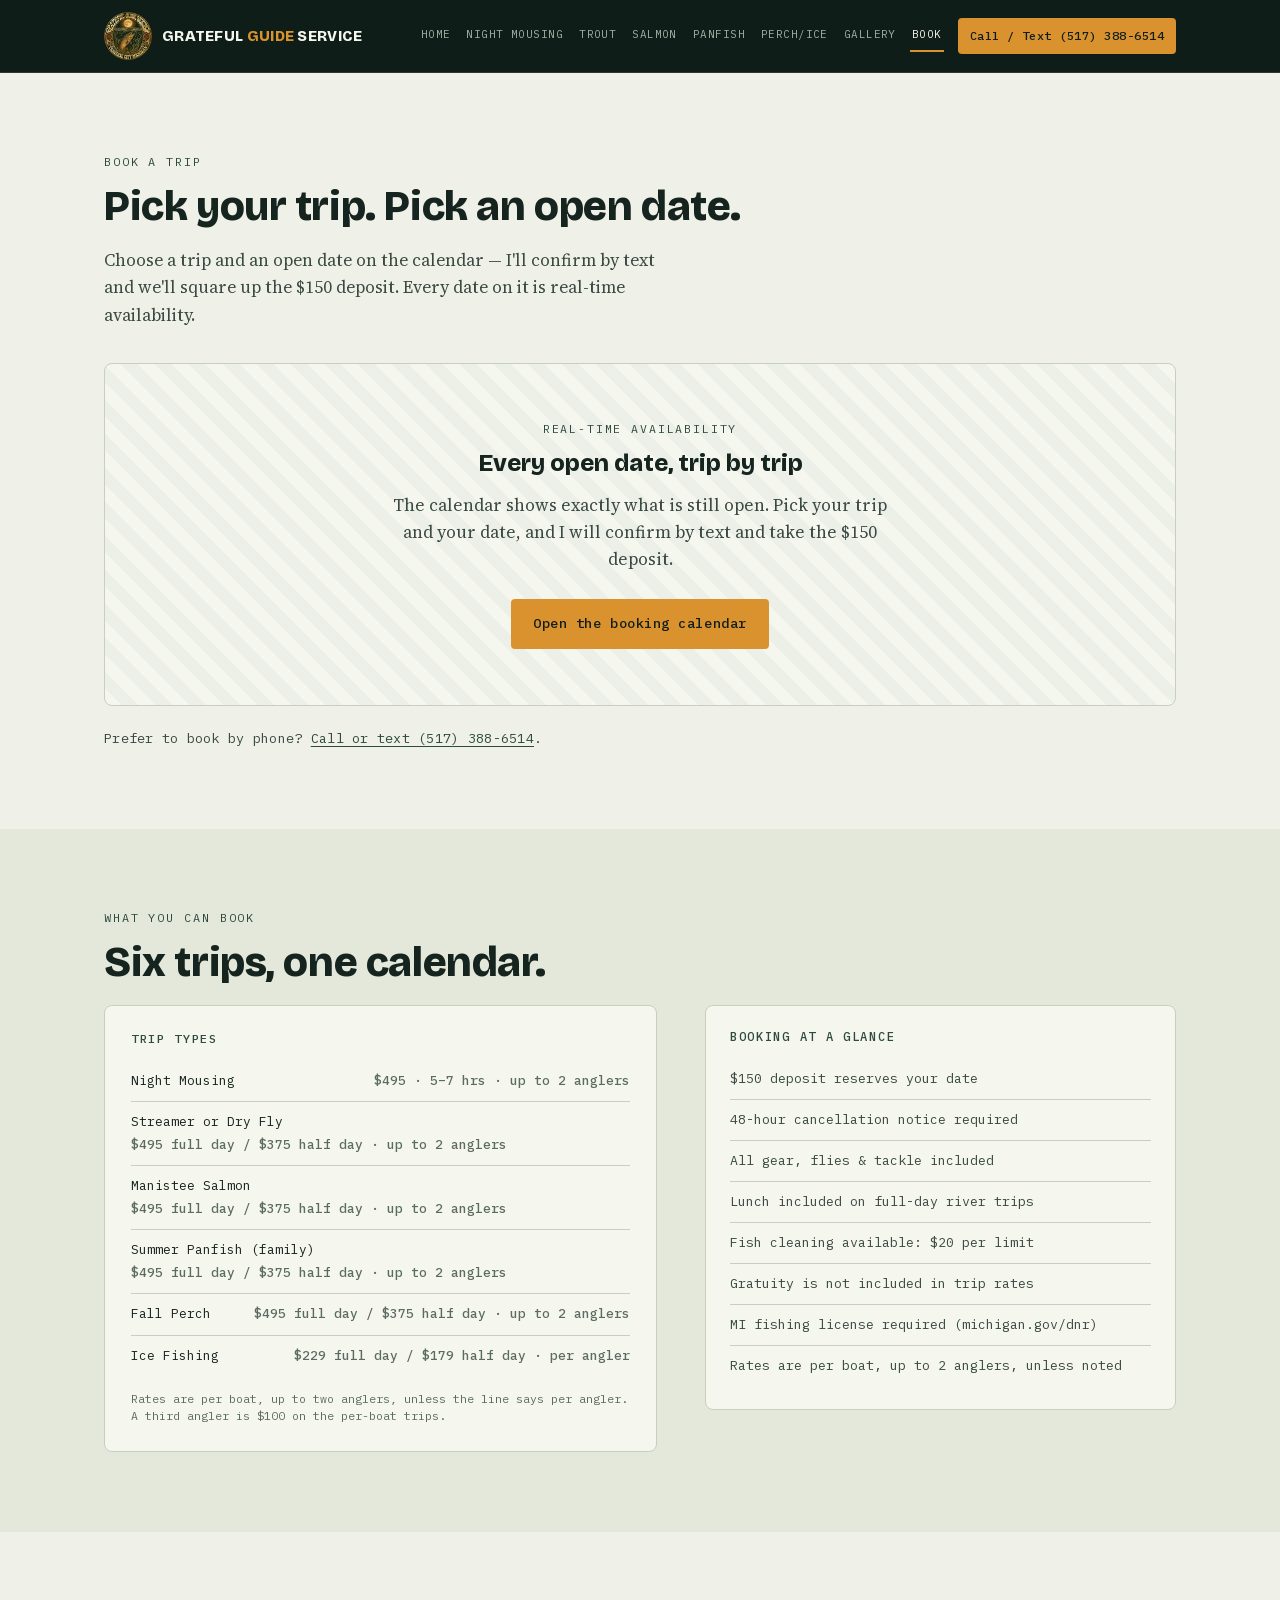
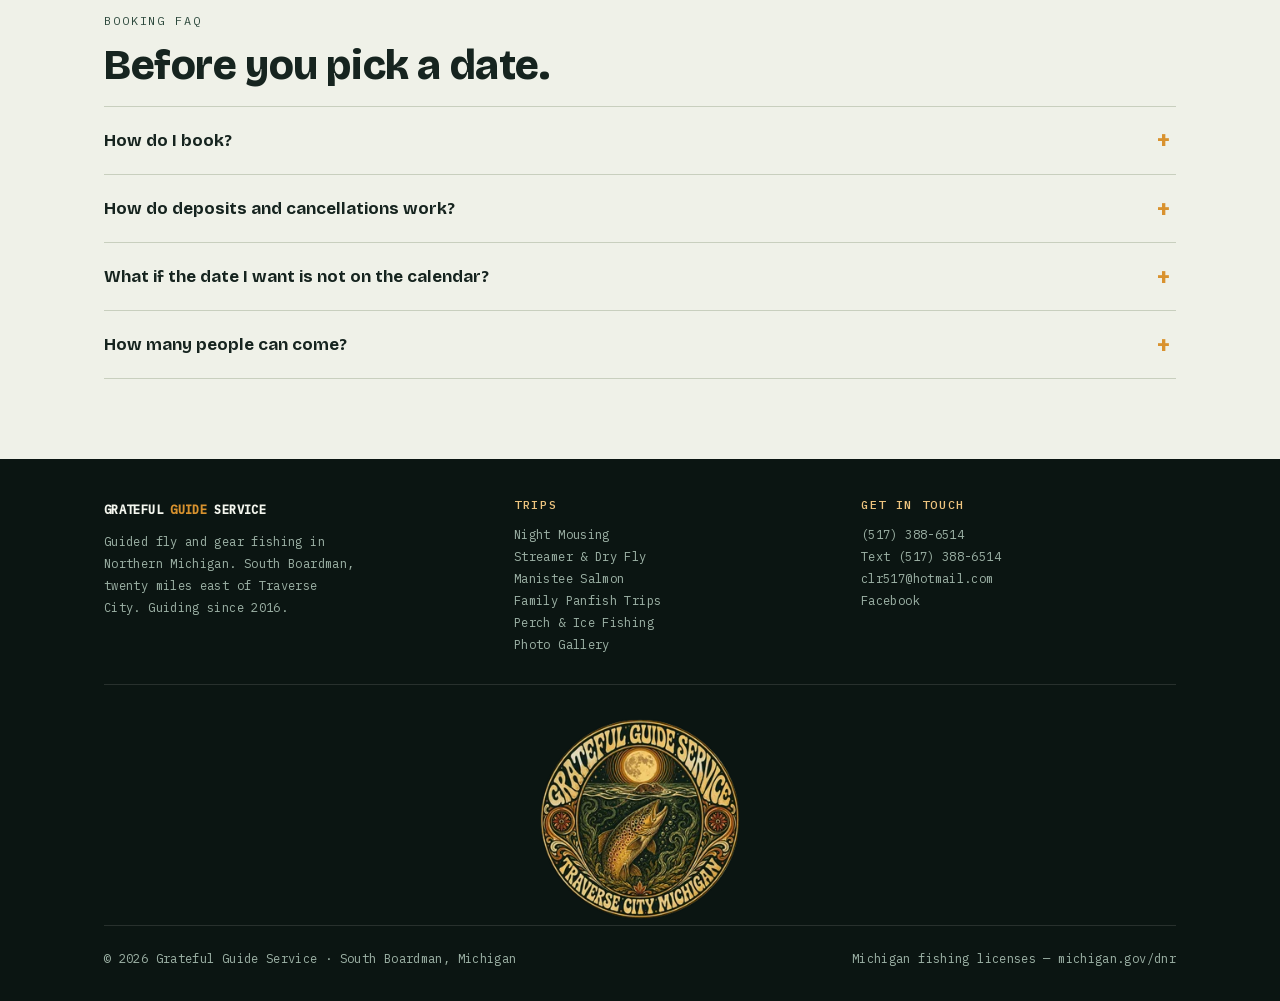
<file: book/index.html>
<!DOCTYPE html>
<html lang="en" class="no-js">
<head>
<meta charset="UTF-8">
<meta name="viewport" content="width=device-width, initial-scale=1">
<title>Book a Trip | Real-Time Availability — Grateful Guide Service</title>
<meta name="description" content="Book a guided Northern Michigan fishing trip with Casey Richardson. Pick a trip and an open date on the live calendar, or call or text (517) 388-6514. A $150 deposit reserves your date.">
<link rel="canonical" href="https://www.gratefulguideservice.com/book/">
<meta name="theme-color" content="#0F1D18">
<link rel="icon" href="../favicon.ico" sizes="16x16 32x32 48x48">
<link rel="icon" href="../assets/img/icon-16.png" sizes="16x16" type="image/png">
<link rel="icon" href="../assets/img/icon-32.png" sizes="32x32" type="image/png">
<link rel="icon" href="../assets/img/icon-192.png" sizes="192x192" type="image/png">
<link rel="icon" href="../assets/img/icon-512.png" sizes="512x512" type="image/png">
<link rel="apple-touch-icon" sizes="180x180" href="../assets/img/icon-180.png">
<link rel="manifest" href="../site.webmanifest">
<meta property="og:type" content="article">
<meta property="og:site_name" content="Grateful Guide Service">
<meta property="og:title" content="Book a Fishing Trip — Grateful Guide Service">
<meta property="og:description" content="Book a guided Northern Michigan fishing trip with Casey Richardson. Pick a trip and an open date on the live calendar, or call or text (517) 388-6514. A $150 deposit reserves your date.">
<meta property="og:url" content="https://www.gratefulguideservice.com/book/">
<meta property="og:image" content="https://www.gratefulguideservice.com/assets/img/og-image.png">
<meta property="og:image:type" content="image/png">
<meta property="og:image:width" content="1200">
<meta property="og:image:height" content="630">
<meta property="og:image:alt" content="Grateful Guide Service badge: a brown trout rising to a mouse fly under a full moon, Traverse City, Michigan">
<meta name="twitter:card" content="summary_large_image">
<link rel="preload" href="../assets/fonts/bricolage-grotesque-normal-400-800.woff2" as="font" type="font/woff2" crossorigin>
<link rel="preload" href="../assets/fonts/source-serif-4-normal-400-600.woff2" as="font" type="font/woff2" crossorigin>
<link rel="stylesheet" href="../assets/fonts/fonts.css">
<link rel="stylesheet" href="../assets/css/site.css">
<script type="application/ld+json">
{
  "@context": "https://schema.org",
  "@type": "FAQPage",
  "mainEntity": [
    {
      "@type": "Question",
      "name": "How do I book?",
      "acceptedAnswer": {
        "@type": "Answer",
        "text": "Right here: pick a trip and an open date on the calendar above, and I will confirm by text. Or call or text me at (517) 388-6514 — phone booking is not the fallback, it is the way most of my trips get booked. A $150 deposit reserves the date, and cancellations require 48 hours notice."
      }
    },
    {
      "@type": "Question",
      "name": "How do deposits and cancellations work?",
      "acceptedAnswer": {
        "@type": "Answer",
        "text": "A $150 deposit reserves your date on any trip. All cancellations require 48 hours notice. Gratuity is not included in trip rates."
      }
    },
    {
      "@type": "Question",
      "name": "What if the date I want is not on the calendar?",
      "acceptedAnswer": {
        "@type": "Answer",
        "text": "Call or text me. The calendar shows confirmed open dates, but the river does not always keep to it — if you have a week in mind and nothing is showing, I can often still make it work."
      }
    },
    {
      "@type": "Question",
      "name": "How many people can come?",
      "acceptedAnswer": {
        "@type": "Answer",
        "text": "River, panfish and perch trips are priced for up to two anglers, with a third angler for $100 more. Ice fishing is priced per angler."
      }
    }
  ]
}
</script>
<script type="application/ld+json">
{
  "@context": "https://schema.org",
  "@type": "BreadcrumbList",
  "itemListElement": [
    {
      "@type": "ListItem",
      "position": 1,
      "name": "Home",
      "item": "https://www.gratefulguideservice.com/"
    },
    {
      "@type": "ListItem",
      "position": 2,
      "name": "Book a Trip",
      "item": "https://www.gratefulguideservice.com/book/"
    }
  ]
}
</script>
</head>
<body>
<a class="skip-link" href="#main">Skip to content</a>
<header class="topbar">
  <div class="wrap">
    <a class="brand" href="../">
      <span class="brand-badge"><picture>
  <source type="image/webp" srcset="../assets/img/logo-80.webp 1x, ../assets/img/logo-120.webp 2x">
  <img src="../assets/img/logo-80.png" srcset="../assets/img/logo-80.png 1x, ../assets/img/logo-120.png 2x"
       width="56" height="56" alt=""
       fetchpriority="high" decoding="async">
</picture></span>
      <span class="brand-text">GRATEFUL <span>GUIDE</span> SERVICE</span>
    </a>
    <button class="nav-toggle" type="button" aria-expanded="false" aria-controls="primary-nav">Menu</button>
    <nav class="main" id="primary-nav" aria-label="Primary">
        <a href="../">Home</a>
        <a href="../night-mousing/">Night Mousing</a>
        <a href="../trout-fishing/">Trout</a>
        <a href="../salmon-fishing-manistee/">Salmon</a>
        <a href="../family-panfish-trips/">Panfish</a>
        <a href="../perch-fishing-torch-lake/">Perch/Ice</a>
        <a href="../gallery/">Gallery</a>
        <a href="../book/" aria-current="page">Book</a>
    </nav>
    <a class="call-btn" href="tel:+15173886514">Call / Text (517) 388-6514</a>
  </div>
</header>
<div class="callbar">
  <a class="bar-call" href="tel:+15173886514">Call (517) 388-6514</a>
  <a class="bar-text" href="sms:+15173886514">Text</a>
</div>
<main id="main">

  <section class="book-page">
    <div class="wrap">
      <p class="kicker">Book a Trip</p>
      <!-- The page's only top-level heading, styled as the site's h2. A page
           with no h1 is a page search engines and screen readers have to guess
           at; the design calls for h2 weight, so the element is an h1 and the
           rule below gives it h2's type. -->
      <h1>Pick your trip. Pick an open date.</h1>
      <p class="section-intro">Choose a trip and an open date on the calendar — I'll confirm by text and we'll square up the $150 deposit. Every date on it is real-time availability.</p>

      <div class="embed-frame">
<!-- ==== CAL.COM CALENDAR — SWAP THIS ONE BLOCK =============================
     This card is the shipped design: an outbound button to Casey's Cal.com
     calendar. To move to an inline calendar instead, replace everything between
     this comment and the matching END comment with the Cal.com inline embed
     snippet (Event type -> Embed -> Inline Embed). Nothing else on the page
     changes: .embed-frame supplies the width, the light background and the
     border, and .embed-frame iframe sizes the widget.

     !! The href below is still https://cal.com/PLACEHOLDER and is NOT a live
     !! link. It needs Casey's real cal.com handle before this page is given
     !! out. It is the only outbound calendar URL on the site — every other
     !! "book" CTA points at this page, so this is the single line to change.

     Event types that need to exist in Cal.com so the calendar offers the same
     trips this site sells (Summer Panfish is the newest and will not exist
     there yet):
       Night Mousing - Streamer or Dry Fly - Manistee Salmon -
       Summer Panfish - Fall Perch - Ice Fishing
     ========================================================================= -->
        <div class="embed-placeholder">
          <p class="ep-kicker">Real-time availability</p>
          <p class="ep-title">Every open date, trip by trip</p>
          <p class="ep-body">The calendar shows exactly what is still open. Pick your trip and your date, and I will confirm by text and take the $150 deposit.</p>
          <p><a class="btn btn-amber" href="https://cal.com/PLACEHOLDER" rel="noopener">Open the booking calendar</a></p>
        </div>
<!-- ==== END CAL.COM CALENDAR ============================================== -->
      </div>

      <p class="embed-fallback">Prefer to book by phone? <a href="tel:+15173886514">Call or text (517) 388-6514</a>.</p>
    </div>
  </section>

  <section class="alt">
    <div class="wrap">
      <p class="kicker">What You Can Book</p>
      <h2>Six trips, one calendar.</h2>
      <div class="dark-cols" style="align-items:start">
        <div>
          <div class="rates">
            <h3>Trip types</h3>
            <div class="price-lines">
              <div class="price-line trip-type"><span>Night Mousing</span><span class="amt">$495 · 5–7 hrs · up to 2 anglers</span></div>
              <div class="price-line trip-type"><span>Streamer or Dry Fly</span><span class="amt">$495 full day / $375 half day · up to 2 anglers</span></div>
              <div class="price-line trip-type"><span>Manistee Salmon</span><span class="amt">$495 full day / $375 half day · up to 2 anglers</span></div>
              <div class="price-line trip-type"><span>Summer Panfish (family)</span><span class="amt">$495 full day / $375 half day · up to 2 anglers</span></div>
              <div class="price-line trip-type"><span>Fall Perch</span><span class="amt">$495 full day / $375 half day · up to 2 anglers</span></div>
              <div class="price-line trip-type"><span>Ice Fishing</span><span class="amt">$229 full day / $179 half day · per angler</span></div>
            </div>
            <p class="fine">Rates are per boat, up to two anglers, unless the line says per angler. A third angler is $100 on the per-boat trips.</p>
          </div>
        </div>
        <div class="policy">
          <h3>Booking at a glance</h3>
          <ul>
            <li>$150 deposit reserves your date</li>
            <li>48-hour cancellation notice required</li>
            <li>All gear, flies &amp; tackle included</li>
            <li>Lunch included on full-day river trips</li>
            <li>Fish cleaning available: $20 per limit</li>
            <li>Gratuity is not included in trip rates</li>
            <li>MI fishing license required (michigan.gov/dnr)</li>
            <li>Rates are per boat, up to 2 anglers, unless noted</li>
          </ul>
        </div>
      </div>
    </div>
  </section>

  
  <section class="faq" id="faq">
    <div class="wrap">
      <p class="kicker">Booking FAQ</p>
      <h2>Before you pick a date.</h2>
      <details>
        <summary>How do I book?</summary>
        <p>Right here: pick a trip and an open date on the calendar above, and I will confirm by text. Or call or text me at <a href="tel:+15173886514">(517) 388-6514</a> — phone booking is not the fallback, it is the way most of my trips get booked. A $150 deposit reserves the date, and cancellations require 48 hours notice.</p>
      </details>
      <details>
        <summary>How do deposits and cancellations work?</summary>
        <p>A $150 deposit reserves your date on any trip. All cancellations require 48 hours notice. Gratuity is not included in trip rates.</p>
      </details>
      <details>
        <summary>What if the date I want is not on the calendar?</summary>
        <p>Call or text me at <a href="tel:+15173886514">(517) 388-6514</a>. The calendar shows confirmed open dates, but the river does not always keep to it — if you have a week in mind and nothing is showing, I can often still make it work.</p>
      </details>
      <details>
        <summary>How many people can come?</summary>
        <p>River, panfish and perch trips are priced for up to two anglers; a third angler is $100 more. Ice fishing is priced per angler.</p>
      </details>
    </div>
  </section>
</main>
<footer class="site">
  <div class="wrap">
    <div class="foot-top">
      <div>
        <p class="foot-brand">GRATEFUL <span>GUIDE</span> SERVICE</p>
        <p class="foot-note">Guided fly and gear fishing in Northern Michigan. South Boardman, twenty miles east of Traverse City. Guiding since 2016.</p>
      </div>
      <div>
        <h2>Trips</h2>
        <ul>
          <li><a href="../night-mousing/">Night Mousing</a></li>
          <li><a href="../trout-fishing/">Streamer &amp; Dry Fly</a></li>
          <li><a href="../salmon-fishing-manistee/">Manistee Salmon</a></li>
          <li><a href="../family-panfish-trips/">Family Panfish Trips</a></li>
          <li><a href="../perch-fishing-torch-lake/">Perch &amp; Ice Fishing</a></li>
          <li><a href="../gallery/">Photo Gallery</a></li>
        </ul>
      </div>
      <div>
        <h2>Get in touch</h2>
        <ul>
          <li><a href="tel:+15173886514">(517) 388-6514</a></li>
          <li><a href="sms:+15173886514">Text (517) 388-6514</a></li>
          <li><a href="mailto:clr517@hotmail.com">clr517@hotmail.com</a></li>
          <li><a href="https://www.facebook.com/gratefulguideservices-107425530788070/" rel="noopener">Facebook</a></li>
        </ul>
      </div>
    </div>
    <div class="foot-badge"><picture>
  <source type="image/webp" srcset="../assets/img/logo-240.webp 1x, ../assets/img/logo-460.webp 2x">
  <img src="../assets/img/logo-240.png" srcset="../assets/img/logo-240.png 1x, ../assets/img/logo-460.png 2x"
       width="200" height="200" alt=""
       loading="lazy" decoding="async">
</picture></div>
    <div class="foot-bottom">
      <p>© 2026 Grateful Guide Service · South Boardman, Michigan</p>
      <p><a href="https://www.michigan.gov/dnr" rel="noopener">Michigan fishing licenses — michigan.gov/dnr</a></p>
    </div>
  </div>
</footer>
<script>
document.documentElement.classList.remove('no-js');
var t=document.querySelector('.nav-toggle'),n=document.getElementById('primary-nav');
if(t&&n){t.addEventListener('click',function(){
  var open=n.classList.toggle('is-open');
  t.setAttribute('aria-expanded',String(open));
});}
</script>

</body>
</html>
</file>
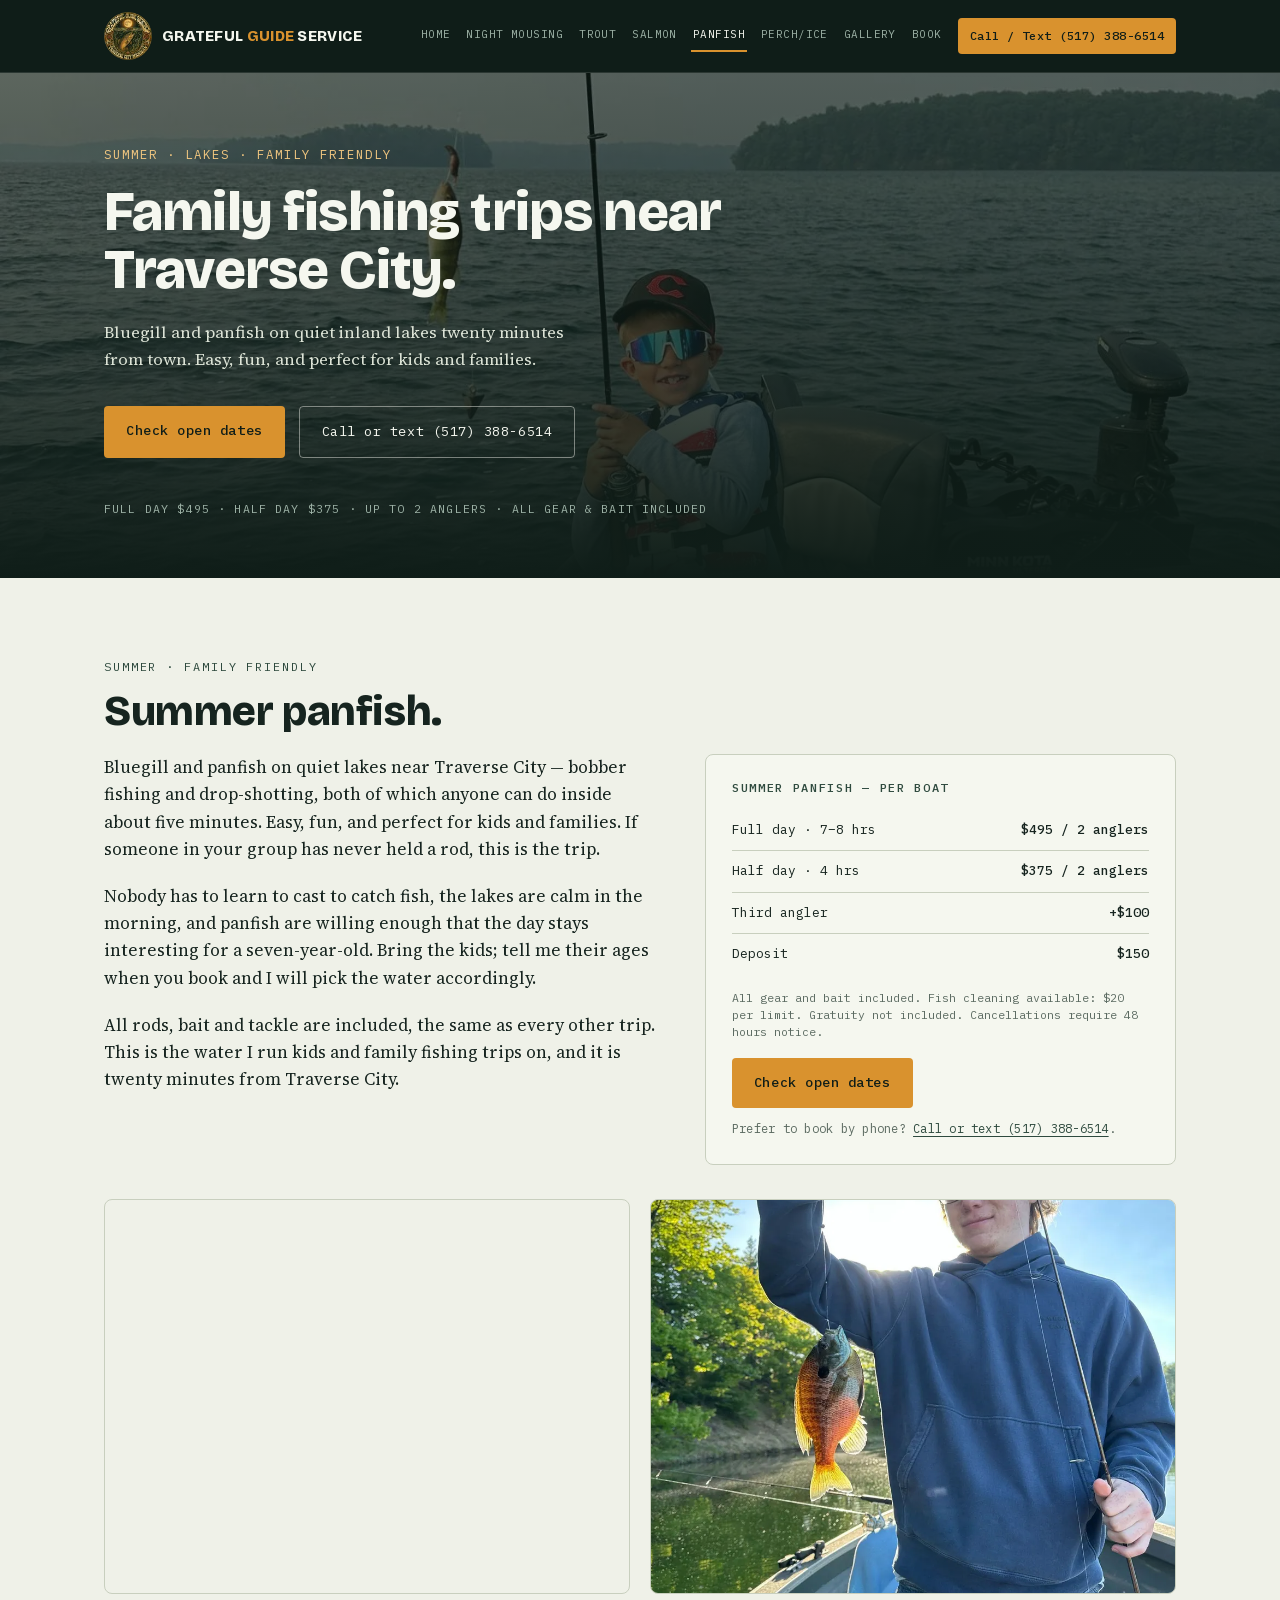
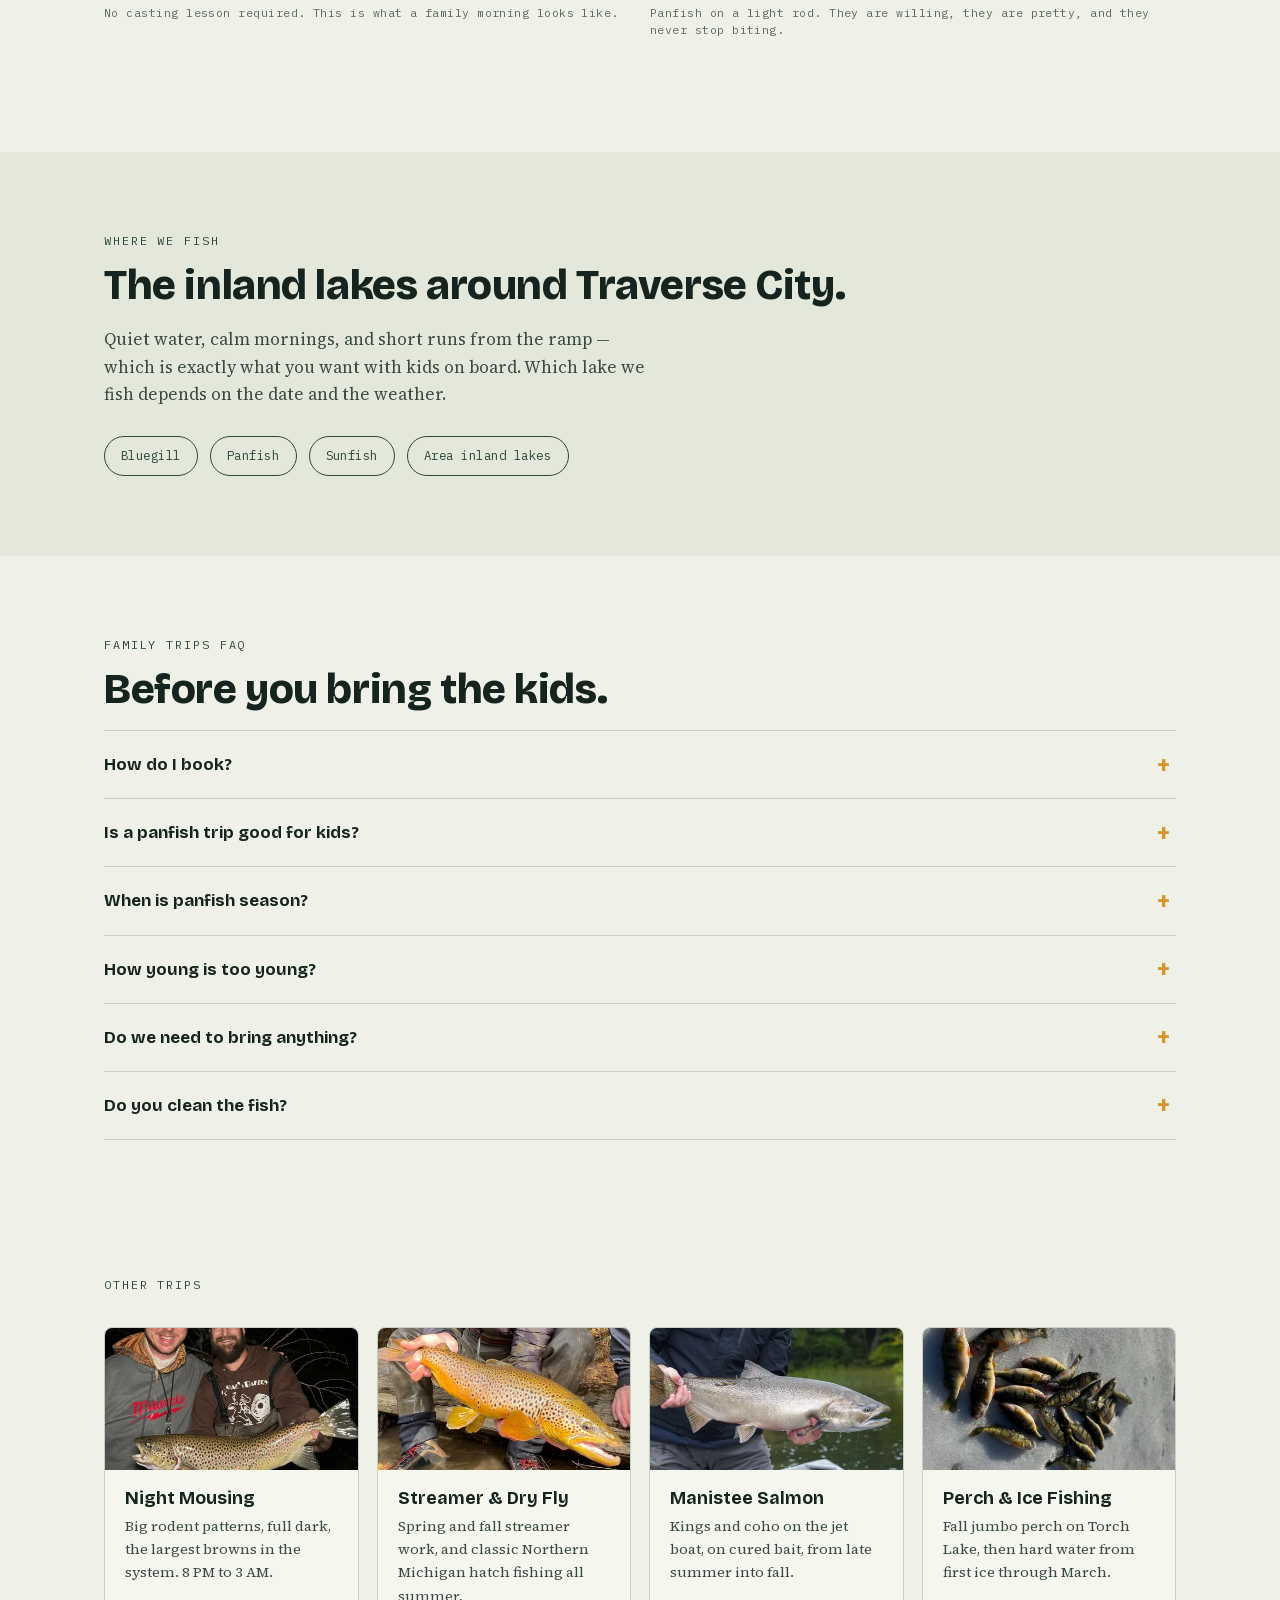
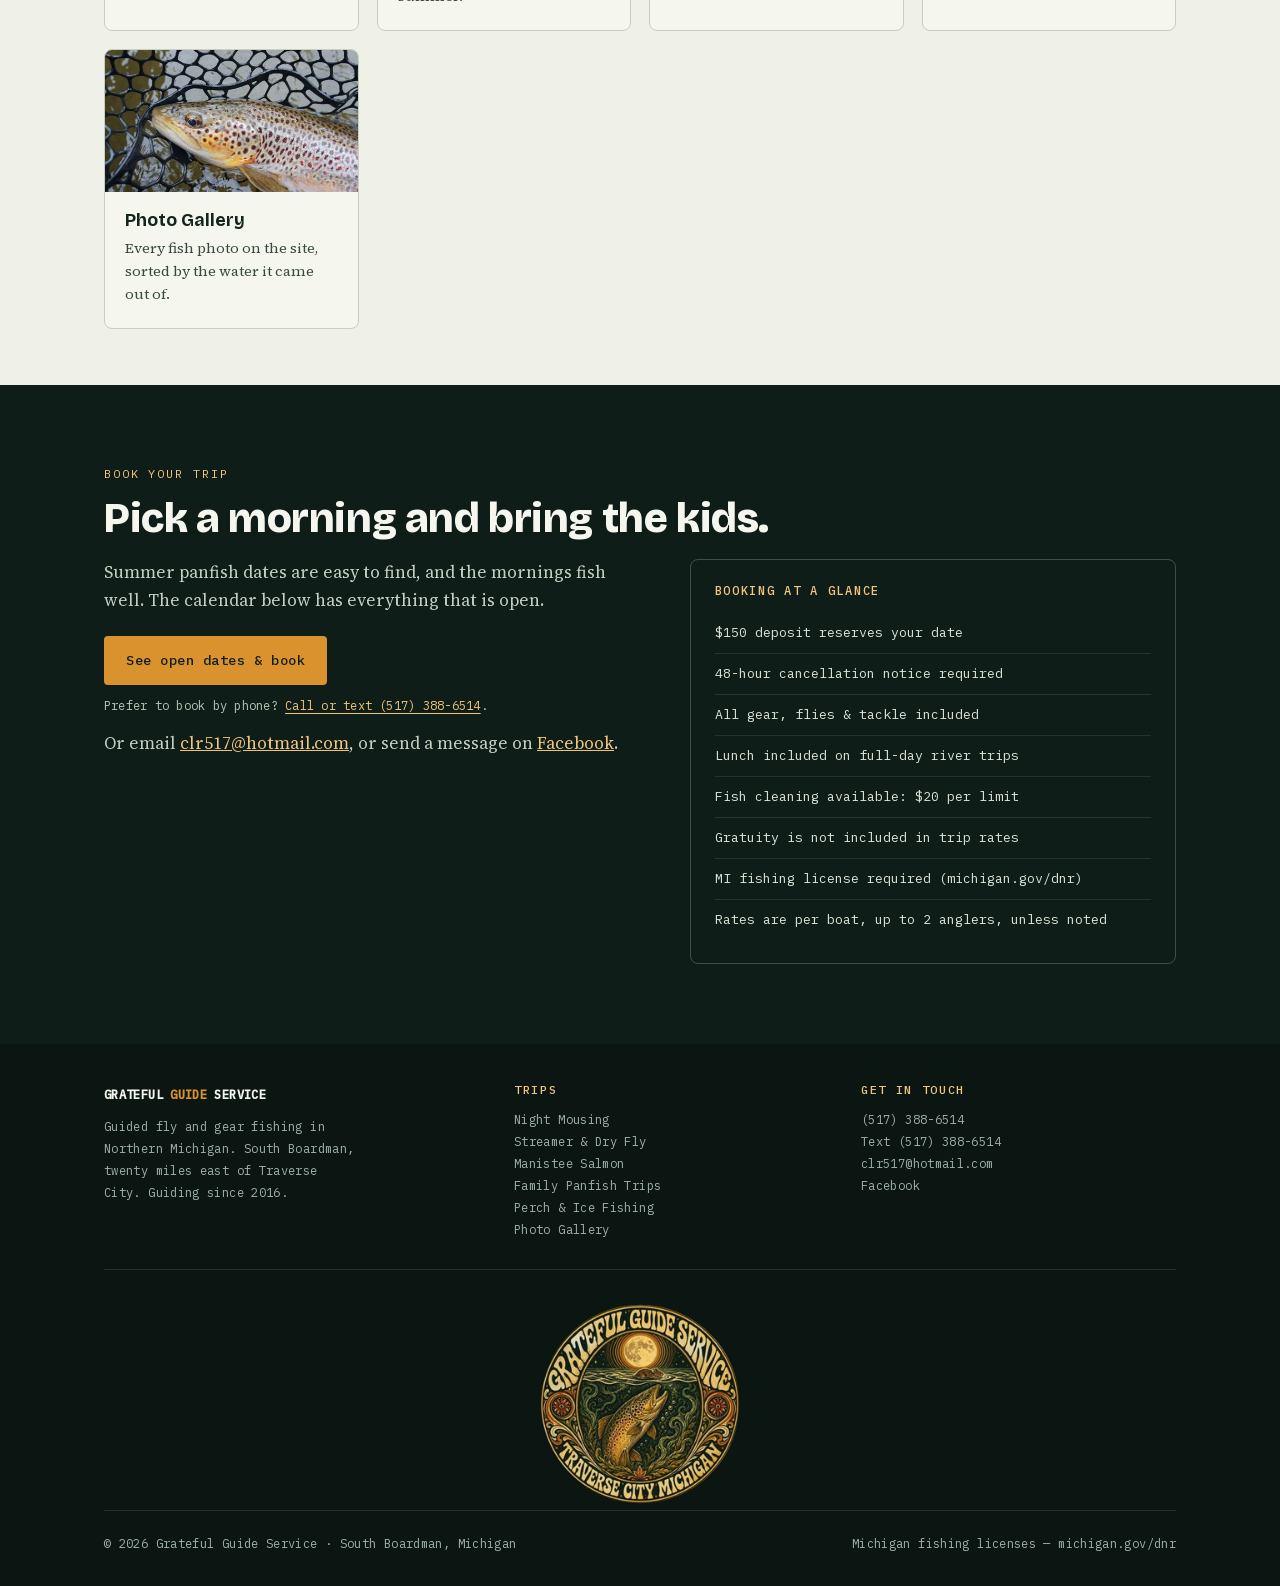
<file: family-panfish-trips/index.html>
<!DOCTYPE html>
<html lang="en" class="no-js">
<head>
<meta charset="UTF-8">
<meta name="viewport" content="width=device-width, initial-scale=1">
<title>Family Fishing Trips Traverse City | Kids Fishing &amp; Bluegill — Grateful Guide Service</title>
<meta name="description" content="Guided family fishing trips near Traverse City, Michigan. Summer bluegill and panfish on quiet inland lakes — an easy, fun kids fishing trip and a straightforward first day on the water. Full day $495 / half day $375 for two anglers, all gear and bait included.">
<link rel="canonical" href="https://www.gratefulguideservice.com/family-panfish-trips/">
<meta name="theme-color" content="#0F1D18">
<link rel="icon" href="../favicon.ico" sizes="16x16 32x32 48x48">
<link rel="icon" href="../assets/img/icon-16.png" sizes="16x16" type="image/png">
<link rel="icon" href="../assets/img/icon-32.png" sizes="32x32" type="image/png">
<link rel="icon" href="../assets/img/icon-192.png" sizes="192x192" type="image/png">
<link rel="icon" href="../assets/img/icon-512.png" sizes="512x512" type="image/png">
<link rel="apple-touch-icon" sizes="180x180" href="../assets/img/icon-180.png">
<link rel="manifest" href="../site.webmanifest">
<meta property="og:type" content="article">
<meta property="og:site_name" content="Grateful Guide Service">
<meta property="og:title" content="Family Fishing Trips near Traverse City — Grateful Guide Service">
<meta property="og:description" content="Guided family fishing trips near Traverse City, Michigan. Summer bluegill and panfish on quiet inland lakes — an easy, fun kids fishing trip and a straightforward first day on the water. Full day $495 / half day $375 for two anglers, all gear and bait included.">
<meta property="og:url" content="https://www.gratefulguideservice.com/family-panfish-trips/">
<meta property="og:image" content="https://www.gratefulguideservice.com/assets/img/og-image.png">
<meta property="og:image:type" content="image/png">
<meta property="og:image:width" content="1200">
<meta property="og:image:height" content="630">
<meta property="og:image:alt" content="Grateful Guide Service badge: a brown trout rising to a mouse fly under a full moon, Traverse City, Michigan">
<meta name="twitter:card" content="summary_large_image">
<link rel="preload" href="../assets/fonts/bricolage-grotesque-normal-400-800.woff2" as="font" type="font/woff2" crossorigin>
<link rel="preload" href="../assets/fonts/source-serif-4-normal-400-600.woff2" as="font" type="font/woff2" crossorigin>
<link rel="stylesheet" href="../assets/fonts/fonts.css">
<link rel="stylesheet" href="../assets/css/site.css">
<script type="application/ld+json">
{
  "@context": "https://schema.org",
  "@type": "Service",
  "@id": "https://www.gratefulguideservice.com/family-panfish-trips/#service",
  "name": "Family Panfish and Bluegill Fishing Trips near Traverse City",
  "description": "Guided summer bluegill and panfish trips on quiet inland lakes near Traverse City, Michigan. Bobber fishing and drop-shotting, suited to kids, families and complete first-timers. All rods, bait and tackle included. Full and half day trips for up to two anglers.",
  "serviceType": "Guided fishing trip",
  "url": "https://www.gratefulguideservice.com/family-panfish-trips/",
  "provider": {
    "@id": "https://www.gratefulguideservice.com/#business"
  },
  "areaServed": {
    "@type": "State",
    "name": "Michigan"
  },
  "offers": [
    {
      "@type": "Offer",
      "name": "Full Day Summer Panfish Trip (7–8 hrs, up to 2 anglers)",
      "price": "495",
      "priceCurrency": "USD",
      "availability": "https://schema.org/InStock"
    },
    {
      "@type": "Offer",
      "name": "Half Day Summer Panfish Trip (4 hrs, up to 2 anglers)",
      "price": "375",
      "priceCurrency": "USD",
      "availability": "https://schema.org/InStock"
    }
  ]
}
</script>
<script type="application/ld+json">
{
  "@context": "https://schema.org",
  "@type": "FAQPage",
  "mainEntity": [
    {
      "@type": "Question",
      "name": "How do I book?",
      "acceptedAnswer": {
        "@type": "Answer",
        "text": "Two ways, both first-class: pick a trip and an open date on the booking calendar at /book/, or call or text me at (517) 388-6514. A $150 deposit reserves the date, and cancellations require 48 hours notice."
      }
    },
    {
      "@type": "Question",
      "name": "Is a panfish trip good for kids?",
      "acceptedAnswer": {
        "@type": "Answer",
        "text": "Yes. Bluegill and panfish are willing, the lakes are calm, the gear is simple, and nobody has to learn to cast to catch fish. Family trips and kids are welcome — tell me their ages when you book and I will set the day up around them."
      }
    },
    {
      "@type": "Question",
      "name": "When is panfish season?",
      "acceptedAnswer": {
        "@type": "Answer",
        "text": "Summer, broadly — bluegill and other panfish are on the inland lakes near Traverse City from late spring through the warm months. Fall perch takes over in September, and ice fishing runs from first ice through March."
      }
    },
    {
      "@type": "Question",
      "name": "How young is too young?",
      "acceptedAnswer": {
        "@type": "Answer",
        "text": "There is no hard rule. Tell me their ages when you book and I will pick the water and the length of the day around them — a half day is usually the right call for the youngest anglers. Life jackets are on the boat."
      }
    },
    {
      "@type": "Question",
      "name": "Do we need to bring anything?",
      "acceptedAnswer": {
        "@type": "Answer",
        "text": "A valid Michigan fishing license for anyone 17 or older, and sunscreen. Rods, bait and tackle are included. Michigan does not require a license for anglers under 17."
      }
    },
    {
      "@type": "Question",
      "name": "Do you clean the fish?",
      "acceptedAnswer": {
        "@type": "Answer",
        "text": "Yes, if you want me to. Fish cleaning is not included in the trip rate — it is available for $20 per limit."
      }
    }
  ]
}
</script>
<script type="application/ld+json">
{
  "@context": "https://schema.org",
  "@type": "BreadcrumbList",
  "itemListElement": [
    {
      "@type": "ListItem",
      "position": 1,
      "name": "Home",
      "item": "https://www.gratefulguideservice.com/"
    },
    {
      "@type": "ListItem",
      "position": 2,
      "name": "Family Panfish Trips",
      "item": "https://www.gratefulguideservice.com/family-panfish-trips/"
    }
  ]
}
</script>
</head>
<body>
<a class="skip-link" href="#main">Skip to content</a>
<header class="topbar">
  <div class="wrap">
    <a class="brand" href="../">
      <span class="brand-badge"><picture>
  <source type="image/webp" srcset="../assets/img/logo-80.webp 1x, ../assets/img/logo-120.webp 2x">
  <img src="../assets/img/logo-80.png" srcset="../assets/img/logo-80.png 1x, ../assets/img/logo-120.png 2x"
       width="56" height="56" alt=""
       fetchpriority="high" decoding="async">
</picture></span>
      <span class="brand-text">GRATEFUL <span>GUIDE</span> SERVICE</span>
    </a>
    <button class="nav-toggle" type="button" aria-expanded="false" aria-controls="primary-nav">Menu</button>
    <nav class="main" id="primary-nav" aria-label="Primary">
        <a href="../">Home</a>
        <a href="../night-mousing/">Night Mousing</a>
        <a href="../trout-fishing/">Trout</a>
        <a href="../salmon-fishing-manistee/">Salmon</a>
        <a href="../family-panfish-trips/" aria-current="page">Panfish</a>
        <a href="../perch-fishing-torch-lake/">Perch/Ice</a>
        <a href="../gallery/">Gallery</a>
        <a href="../book/">Book</a>
    </nav>
    <a class="call-btn" href="tel:+15173886514">Call / Text (517) 388-6514</a>
  </div>
</header>
<div class="callbar">
  <a class="bar-call" href="tel:+15173886514">Call (517) 388-6514</a>
  <a class="bar-text" href="sms:+15173886514">Text</a>
</div>
<main id="main">

  <div class="hero hero-page">
    <div class="hero-media">
      <picture>
  
  <source type="image/webp" srcset="../assets/img/kid-panfish-boat-480.webp 480w, ../assets/img/kid-panfish-boat-960.webp 960w, ../assets/img/kid-panfish-boat-1500.webp 1500w" sizes="100vw">
  <img src="../assets/img/kid-panfish-boat-1500.jpg" srcset="../assets/img/kid-panfish-boat-480.jpg 480w, ../assets/img/kid-panfish-boat-960.jpg 960w, ../assets/img/kid-panfish-boat-1500.jpg 1500w" sizes="100vw" alt=""
       data-art-directed="true" style="object-position:center 40%;--hero-pos-mobile:center 38%" fetchpriority="high" decoding="async">
</picture>
    </div>
    <div class="wrap">
      <p class="eyebrow">Summer · Lakes · Family Friendly</p>
      <h1>Family fishing trips near Traverse City.</h1>
      <p class="lede">Bluegill and panfish on quiet inland lakes twenty minutes from town. Easy, fun, and perfect for kids and families.</p>
      <div class="cta-row">
        <a class="btn btn-amber" href="../book/">Check open dates</a>
        <a class="btn btn-ghost" href="tel:+15173886514">Call or text (517) 388-6514</a>
      </div>
      <p class="since">Full day $495 · half day $375 · up to 2 anglers · all gear &amp; bait included</p>
    </div>
  </div>

  <section id="panfish">
    <div class="wrap">
      <p class="kicker">Summer · Family Friendly</p>
      <h2>Summer panfish.</h2>
      <div class="dark-cols" style="align-items:start">
        <div class="prose">
          <p>Bluegill and panfish on quiet lakes near Traverse City — bobber fishing and drop-shotting, both of which anyone can do inside about five minutes. Easy, fun, and perfect for kids and families. If someone in your group has never held a rod, this is the trip.</p>
          <p>Nobody has to learn to cast to catch fish, the lakes are calm in the morning, and panfish are willing enough that the day stays interesting for a seven-year-old. Bring the kids; tell me their ages when you book and I will pick the water accordingly.</p>
          <p>All rods, bait and tackle are included, the same as every other trip. This is the water I run kids and family fishing trips on, and it is twenty minutes from Traverse City.</p>
        </div>
        <div class="rates">
          <h3>Summer panfish — per boat</h3>
          <div class="price-lines">
            <div class="price-line"><span>Full day · 7–8 hrs</span><span class="amt">$495 / 2 anglers</span></div>
            <div class="price-line"><span>Half day · 4 hrs</span><span class="amt">$375 / 2 anglers</span></div>
            <div class="price-line"><span>Third angler</span><span class="amt">+$100</span></div>
            <div class="price-line"><span>Deposit</span><span class="amt">$150</span></div>
          </div>
          <p class="fine">All gear and bait included. Fish cleaning available: $20 per limit. Gratuity not included. Cancellations require 48 hours notice.</p>

          <p style="margin-top:18px"><a class="btn btn-amber" href="../book/">Check open dates</a></p>
          <p class="alt-contact">Prefer to book by phone? <a href="tel:+15173886514">Call or text (517) 388-6514</a>.</p>
        </div>
      </div>

      <div class="duo">
        <figure class="shot">
          <picture>
  <source type="image/webp" srcset="../assets/img/kid-panfish-boat-480.webp 480w, ../assets/img/kid-panfish-boat-960.webp 960w, ../assets/img/kid-panfish-boat-1500.webp 1500w" sizes="(max-width: 700px) 46vw, 520px">
  <img src="../assets/img/kid-panfish-boat-1500.jpg" srcset="../assets/img/kid-panfish-boat-480.jpg 480w, ../assets/img/kid-panfish-boat-960.jpg 960w, ../assets/img/kid-panfish-boat-1500.jpg 1500w" sizes="(max-width: 700px) 46vw, 520px"
       width="1500" height="2000"
       alt="Young angler in sunglasses and a life jacket grinning on the boat, panfish on the line, calm open water behind"
       loading="lazy" decoding="async">
</picture>
          <figcaption>No casting lesson required. This is what a family morning looks like.</figcaption>
        </figure>
        <figure class="shot">
          <picture>
  <source type="image/webp" srcset="../assets/img/panfish-on-the-line-480.webp 480w, ../assets/img/panfish-on-the-line-960.webp 960w, ../assets/img/panfish-on-the-line-1500.webp 1500w" sizes="(max-width: 700px) 46vw, 520px">
  <img src="../assets/img/panfish-on-the-line-1500.jpg" srcset="../assets/img/panfish-on-the-line-480.jpg 480w, ../assets/img/panfish-on-the-line-960.jpg 960w, ../assets/img/panfish-on-the-line-1500.jpg 1500w" sizes="(max-width: 700px) 46vw, 520px"
       width="1500" height="2000"
       alt="Young angler in the boat holding up a rod with a brightly coloured panfish on the line, wooded shoreline behind"
       loading="lazy" decoding="async">
</picture>
          <figcaption>Panfish on a light rod. They are willing, they are pretty, and they never stop biting.</figcaption>
        </figure>
      </div>
    </div>
  </section>

  <section class="rivers">
    <div class="wrap">
      <p class="kicker">Where We Fish</p>
      <h2>The inland lakes around Traverse City.</h2>
      <p class="section-intro">Quiet water, calm mornings, and short runs from the ramp — which is exactly what you want with kids on board. Which lake we fish depends on the date and the weather.</p>
      <ul class="river-chips">
        <li class="chip">Bluegill</li>
        <li class="chip">Panfish</li>
        <li class="chip">Sunfish</li>
        <li class="chip">Area inland lakes</li>
      </ul>
    </div>
  </section>

  
  <section class="faq" id="faq">
    <div class="wrap">
      <p class="kicker">Family Trips FAQ</p>
      <h2>Before you bring the kids.</h2>
      <details>
        <summary>How do I book?</summary>
        <p>Two ways, both first-class: pick a trip and an open date on the <a href="../book/">booking calendar</a>, or call or text me at <a href="tel:+15173886514">(517) 388-6514</a>. A $150 deposit reserves the date, and cancellations require 48 hours notice.</p>
      </details>
      <details>
        <summary>Is a panfish trip good for kids?</summary>
        <p>Yes. Bluegill and panfish are willing, the lakes are calm, the gear is simple, and nobody has to learn to cast to catch fish. Family trips and kids are more than welcome — tell me their ages when you book and I will set the day up around them.</p>
      </details>
      <details>
        <summary>When is panfish season?</summary>
        <p>Summer, broadly — bluegill and other panfish are on the inland lakes near Traverse City from late spring through the warm months. Fall perch takes over in September, and ice fishing runs from first ice through March.</p>
      </details>
      <details>
        <summary>How young is too young?</summary>
        <p>There is no hard rule. Tell me their ages when you book and I will pick the water and the length of the day around them — a half day is usually the right call for the youngest anglers. Life jackets are on the boat.</p>
      </details>
      <details>
        <summary>Do we need to bring anything?</summary>
        <p>A valid <a href="https://www.michigan.gov/dnr" rel="noopener">Michigan fishing license</a> for anyone 17 or older, and sunscreen. Rods, bait and tackle are included — Michigan does not require a license for anglers under 17.</p>
      </details>
      <details>
        <summary>Do you clean the fish?</summary>
        <p>Yes, if you want me to. Fish cleaning is not included in the trip rate — it is <strong>available for $20 per limit</strong>.</p>
      </details>
    </div>
  </section>
  
  <section class="tight">
    <div class="wrap">
      <p class="kicker">Other trips</p>
      <div class="next-grid">
        <a class="next-card" href="../night-mousing/">
          <picture>
  <source type="image/webp" srcset="../assets/img/jordan-river-night-double-480.webp 480w, ../assets/img/jordan-river-night-double-960.webp 960w, ../assets/img/jordan-river-night-double-1600.webp 1600w, ../assets/img/jordan-river-night-double-2250.webp 2250w" sizes="(max-width: 700px) 92vw, 260px">
  <img src="../assets/img/jordan-river-night-double-2250.jpg" srcset="../assets/img/jordan-river-night-double-480.jpg 480w, ../assets/img/jordan-river-night-double-960.jpg 960w, ../assets/img/jordan-river-night-double-1600.jpg 1600w, ../assets/img/jordan-river-night-double-2250.jpg 2250w" sizes="(max-width: 700px) 92vw, 260px"
       width="2250" height="2159"
       alt="" data-fit="cover"
       loading="lazy" decoding="async">
</picture>
          <div class="nc-body">
            <h3>Night Mousing</h3>
            <p>Big rodent patterns, full dark, the largest browns in the system. 8 PM to 3 AM.</p>
          </div>
        </a>
        <a class="next-card" href="../trout-fishing/">
          <picture>
  <source type="image/webp" srcset="../assets/img/trout-hero-golden-brown-480.webp 480w, ../assets/img/trout-hero-golden-brown-960.webp 960w, ../assets/img/trout-hero-golden-brown-1600.webp 1600w, ../assets/img/trout-hero-golden-brown-1954.webp 1954w" sizes="(max-width: 700px) 92vw, 260px">
  <img src="../assets/img/trout-hero-golden-brown-1954.jpg" srcset="../assets/img/trout-hero-golden-brown-480.jpg 480w, ../assets/img/trout-hero-golden-brown-960.jpg 960w, ../assets/img/trout-hero-golden-brown-1600.jpg 1600w, ../assets/img/trout-hero-golden-brown-1954.jpg 1954w" sizes="(max-width: 700px) 92vw, 260px"
       width="1954" height="1025"
       alt="" data-fit="cover"
       loading="lazy" decoding="async">
</picture>
          <div class="nc-body">
            <h3>Streamer &amp; Dry Fly</h3>
            <p>Spring and fall streamer work, and classic Northern Michigan hatch fishing all summer.</p>
          </div>
        </a>
        <a class="next-card" href="../salmon-fishing-manistee/">
          <picture>
  <source type="image/webp" srcset="../assets/img/manistee-king-salmon-480.webp 480w, ../assets/img/manistee-king-salmon-960.webp 960w, ../assets/img/manistee-king-salmon-1600.webp 1600w, ../assets/img/manistee-king-salmon-2400.webp 2400w" sizes="(max-width: 700px) 92vw, 260px">
  <img src="../assets/img/manistee-king-salmon-2400.jpg" srcset="../assets/img/manistee-king-salmon-480.jpg 480w, ../assets/img/manistee-king-salmon-960.jpg 960w, ../assets/img/manistee-king-salmon-1600.jpg 1600w, ../assets/img/manistee-king-salmon-2400.jpg 2400w" sizes="(max-width: 700px) 92vw, 260px"
       width="2400" height="1600"
       alt="" data-fit="cover"
       loading="lazy" decoding="async">
</picture>
          <div class="nc-body">
            <h3>Manistee Salmon</h3>
            <p>Kings and coho on the jet boat, on cured bait, from late summer into fall.</p>
          </div>
        </a>
        <a class="next-card" href="../perch-fishing-torch-lake/">
          <picture>
  <source type="image/webp" srcset="../assets/img/jumbo-perch-limit-480.webp 480w, ../assets/img/jumbo-perch-limit-960.webp 960w, ../assets/img/jumbo-perch-limit-1600.webp 1600w, ../assets/img/jumbo-perch-limit-2400.webp 2400w" sizes="(max-width: 700px) 92vw, 260px">
  <img src="../assets/img/jumbo-perch-limit-2400.jpg" srcset="../assets/img/jumbo-perch-limit-480.jpg 480w, ../assets/img/jumbo-perch-limit-960.jpg 960w, ../assets/img/jumbo-perch-limit-1600.jpg 1600w, ../assets/img/jumbo-perch-limit-2400.jpg 2400w" sizes="(max-width: 700px) 92vw, 260px"
       width="2400" height="1800"
       alt="" data-fit="cover"
       loading="lazy" decoding="async">
</picture>
          <div class="nc-body">
            <h3>Perch &amp; Ice Fishing</h3>
            <p>Fall jumbo perch on Torch Lake, then hard water from first ice through March.</p>
          </div>
        </a>
        <a class="next-card" href="../gallery/">
          <picture>
  <source type="image/webp" srcset="../assets/img/brown-in-net-closeup-480.webp 480w, ../assets/img/brown-in-net-closeup-960.webp 960w, ../assets/img/brown-in-net-closeup-1600.webp 1600w, ../assets/img/brown-in-net-closeup-1616.webp 1616w" sizes="(max-width: 700px) 92vw, 260px">
  <img src="../assets/img/brown-in-net-closeup-1616.jpg" srcset="../assets/img/brown-in-net-closeup-480.jpg 480w, ../assets/img/brown-in-net-closeup-960.jpg 960w, ../assets/img/brown-in-net-closeup-1600.jpg 1600w, ../assets/img/brown-in-net-closeup-1616.jpg 1616w" sizes="(max-width: 700px) 92vw, 260px"
       width="1616" height="1080"
       alt="" data-fit="cover"
       loading="lazy" decoding="async">
</picture>
          <div class="nc-body">
            <h3>Photo Gallery</h3>
            <p>Every fish photo on the site, sorted by the water it came out of.</p>
          </div>
        </a>
      </div>
    </div>
  </section>
  
  <section class="booking" id="book">
    <div class="wrap">
      <p class="kicker">Book Your Trip</p>
      <h2>Pick a morning and bring the kids.</h2>
      <div class="book-cols">
        <div>
          <p>Summer panfish dates are easy to find, and the mornings fish well. The calendar below has everything that is open.</p>
          <p style="margin:22px 0 0"><a class="btn btn-amber" href="../book/">See open dates &amp; book</a></p>
          <p class="alt-contact">Prefer to book by phone? <a href="tel:+15173886514">Call or text (517) 388-6514</a>.</p>
          <p style="margin-top:14px">Or email <a class="inline" href="mailto:clr517@hotmail.com">clr517@hotmail.com</a>, or send a message on <a class="inline" href="https://www.facebook.com/gratefulguideservices-107425530788070/" rel="noopener">Facebook</a>.</p>
        </div>
        <div class="policy">
          <h3>Booking at a glance</h3>
          <ul>
            <li>$150 deposit reserves your date</li>
            <li>48-hour cancellation notice required</li>
            <li>All gear, flies &amp; tackle included</li>
            <li>Lunch included on full-day river trips</li>
            <li>Fish cleaning available: $20 per limit</li>
            <li>Gratuity is not included in trip rates</li>
            <li>MI fishing license required (michigan.gov/dnr)</li>
            <li>Rates are per boat, up to 2 anglers, unless noted</li>
          </ul>
        </div>
      </div>
    </div>
  </section>
</main>
<footer class="site">
  <div class="wrap">
    <div class="foot-top">
      <div>
        <p class="foot-brand">GRATEFUL <span>GUIDE</span> SERVICE</p>
        <p class="foot-note">Guided fly and gear fishing in Northern Michigan. South Boardman, twenty miles east of Traverse City. Guiding since 2016.</p>
      </div>
      <div>
        <h2>Trips</h2>
        <ul>
          <li><a href="../night-mousing/">Night Mousing</a></li>
          <li><a href="../trout-fishing/">Streamer &amp; Dry Fly</a></li>
          <li><a href="../salmon-fishing-manistee/">Manistee Salmon</a></li>
          <li><a href="../family-panfish-trips/">Family Panfish Trips</a></li>
          <li><a href="../perch-fishing-torch-lake/">Perch &amp; Ice Fishing</a></li>
          <li><a href="../gallery/">Photo Gallery</a></li>
        </ul>
      </div>
      <div>
        <h2>Get in touch</h2>
        <ul>
          <li><a href="tel:+15173886514">(517) 388-6514</a></li>
          <li><a href="sms:+15173886514">Text (517) 388-6514</a></li>
          <li><a href="mailto:clr517@hotmail.com">clr517@hotmail.com</a></li>
          <li><a href="https://www.facebook.com/gratefulguideservices-107425530788070/" rel="noopener">Facebook</a></li>
        </ul>
      </div>
    </div>
    <div class="foot-badge"><picture>
  <source type="image/webp" srcset="../assets/img/logo-240.webp 1x, ../assets/img/logo-460.webp 2x">
  <img src="../assets/img/logo-240.png" srcset="../assets/img/logo-240.png 1x, ../assets/img/logo-460.png 2x"
       width="200" height="200" alt=""
       loading="lazy" decoding="async">
</picture></div>
    <div class="foot-bottom">
      <p>© 2026 Grateful Guide Service · South Boardman, Michigan</p>
      <p><a href="https://www.michigan.gov/dnr" rel="noopener">Michigan fishing licenses — michigan.gov/dnr</a></p>
    </div>
  </div>
</footer>
<script>
document.documentElement.classList.remove('no-js');
var t=document.querySelector('.nav-toggle'),n=document.getElementById('primary-nav');
if(t&&n){t.addEventListener('click',function(){
  var open=n.classList.toggle('is-open');
  t.setAttribute('aria-expanded',String(open));
});}
</script>

</body>
</html>
</file>
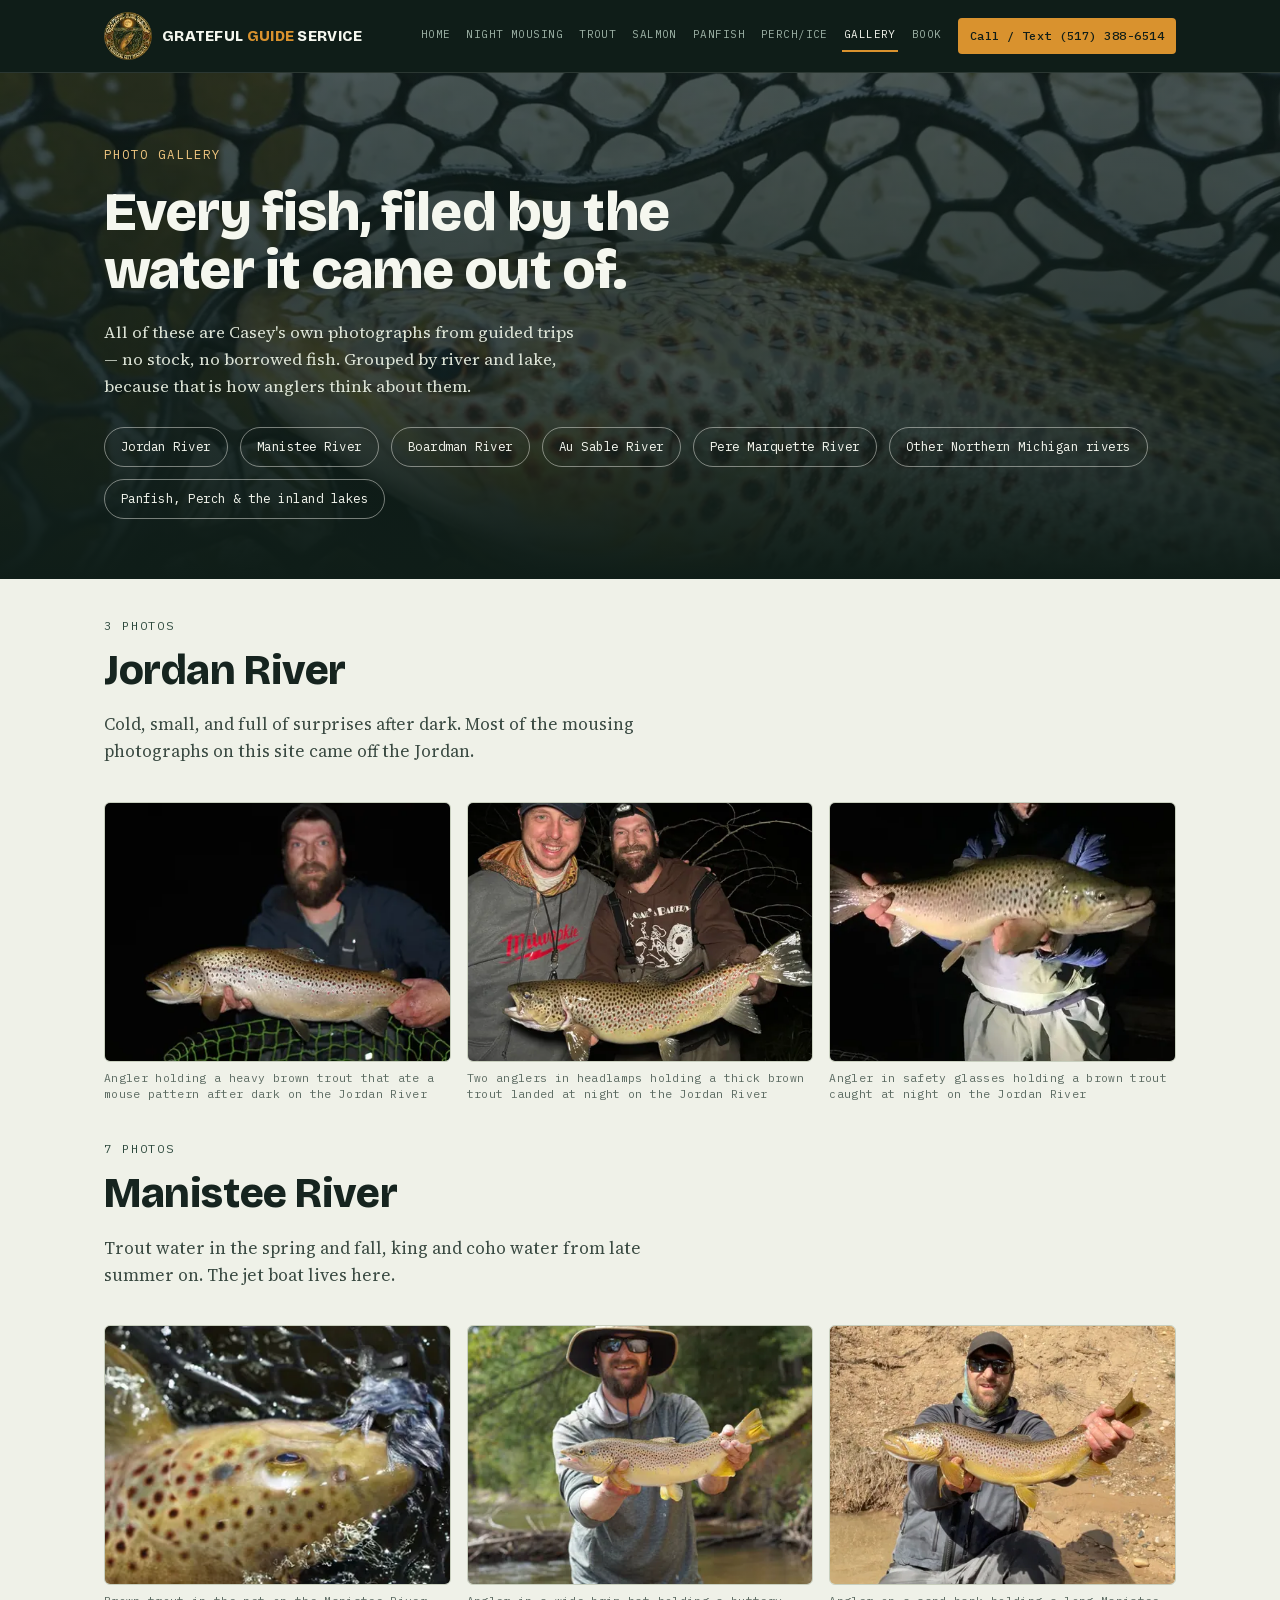
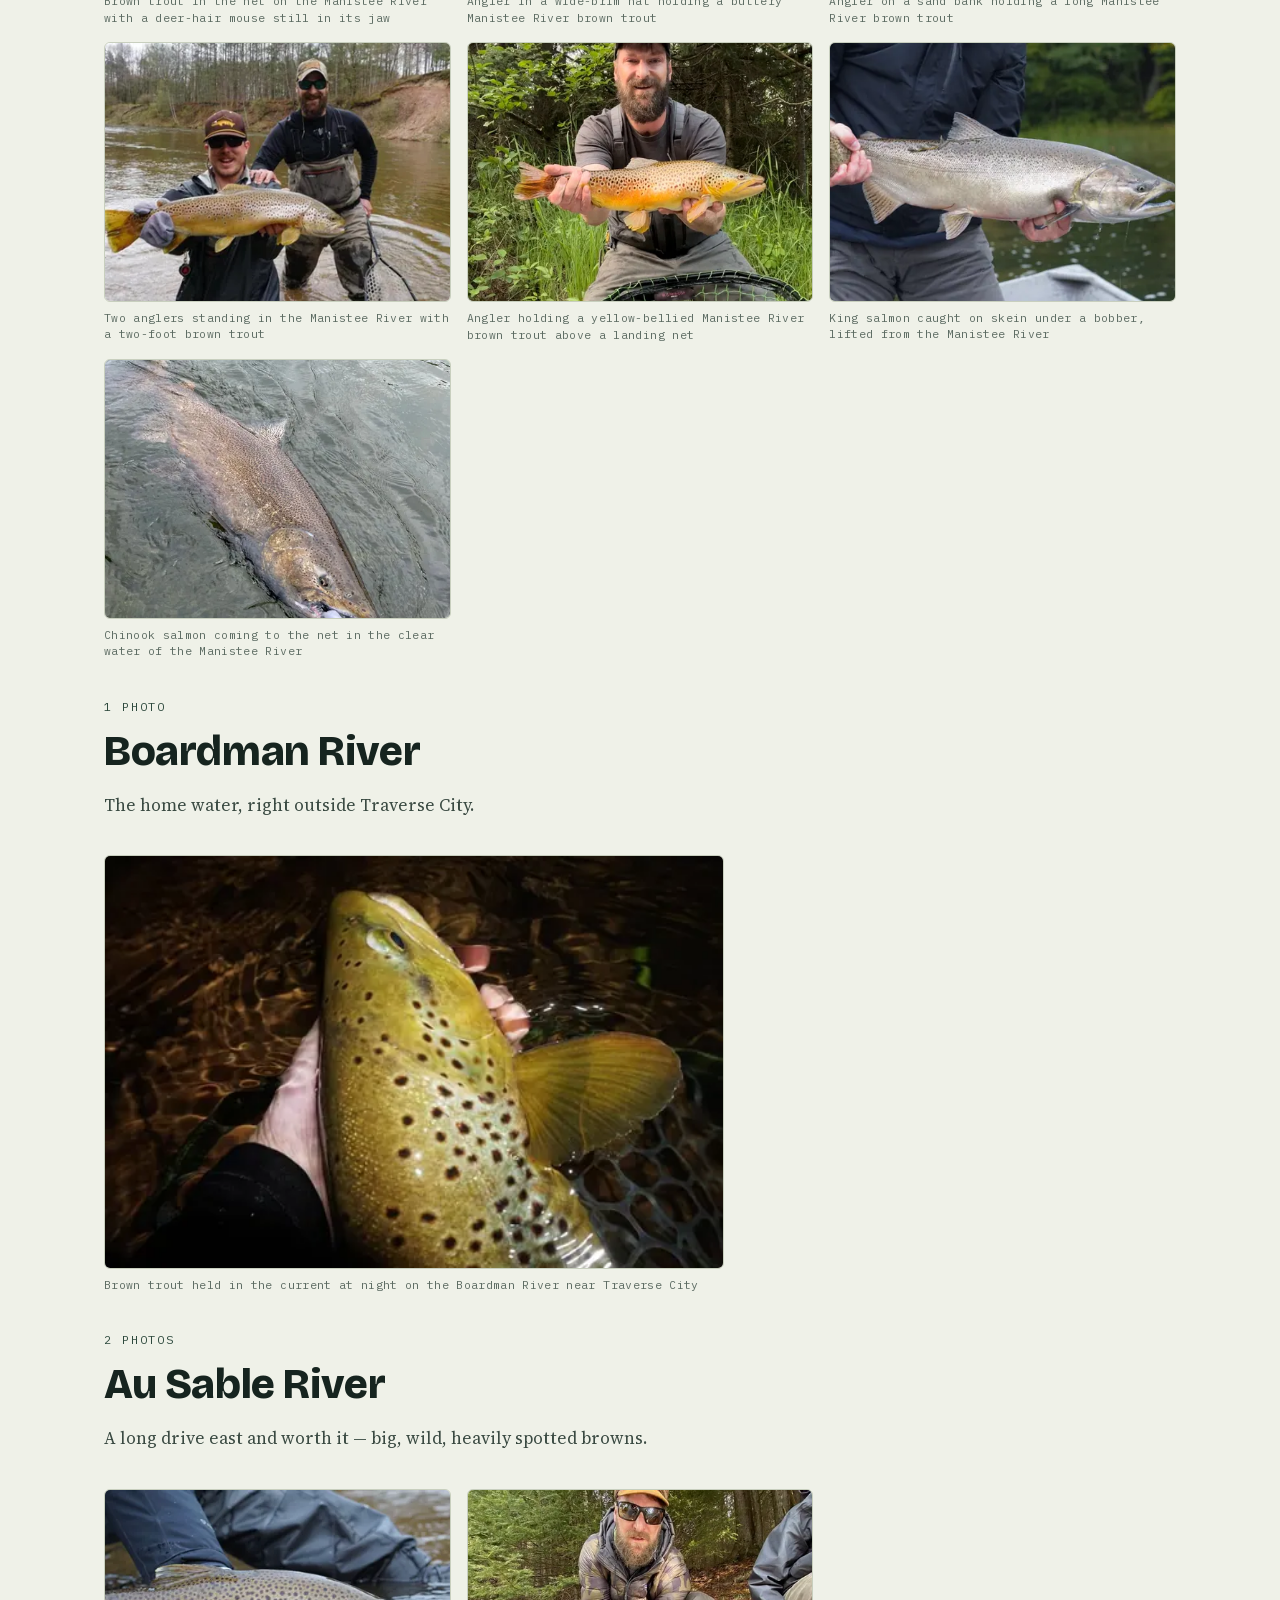
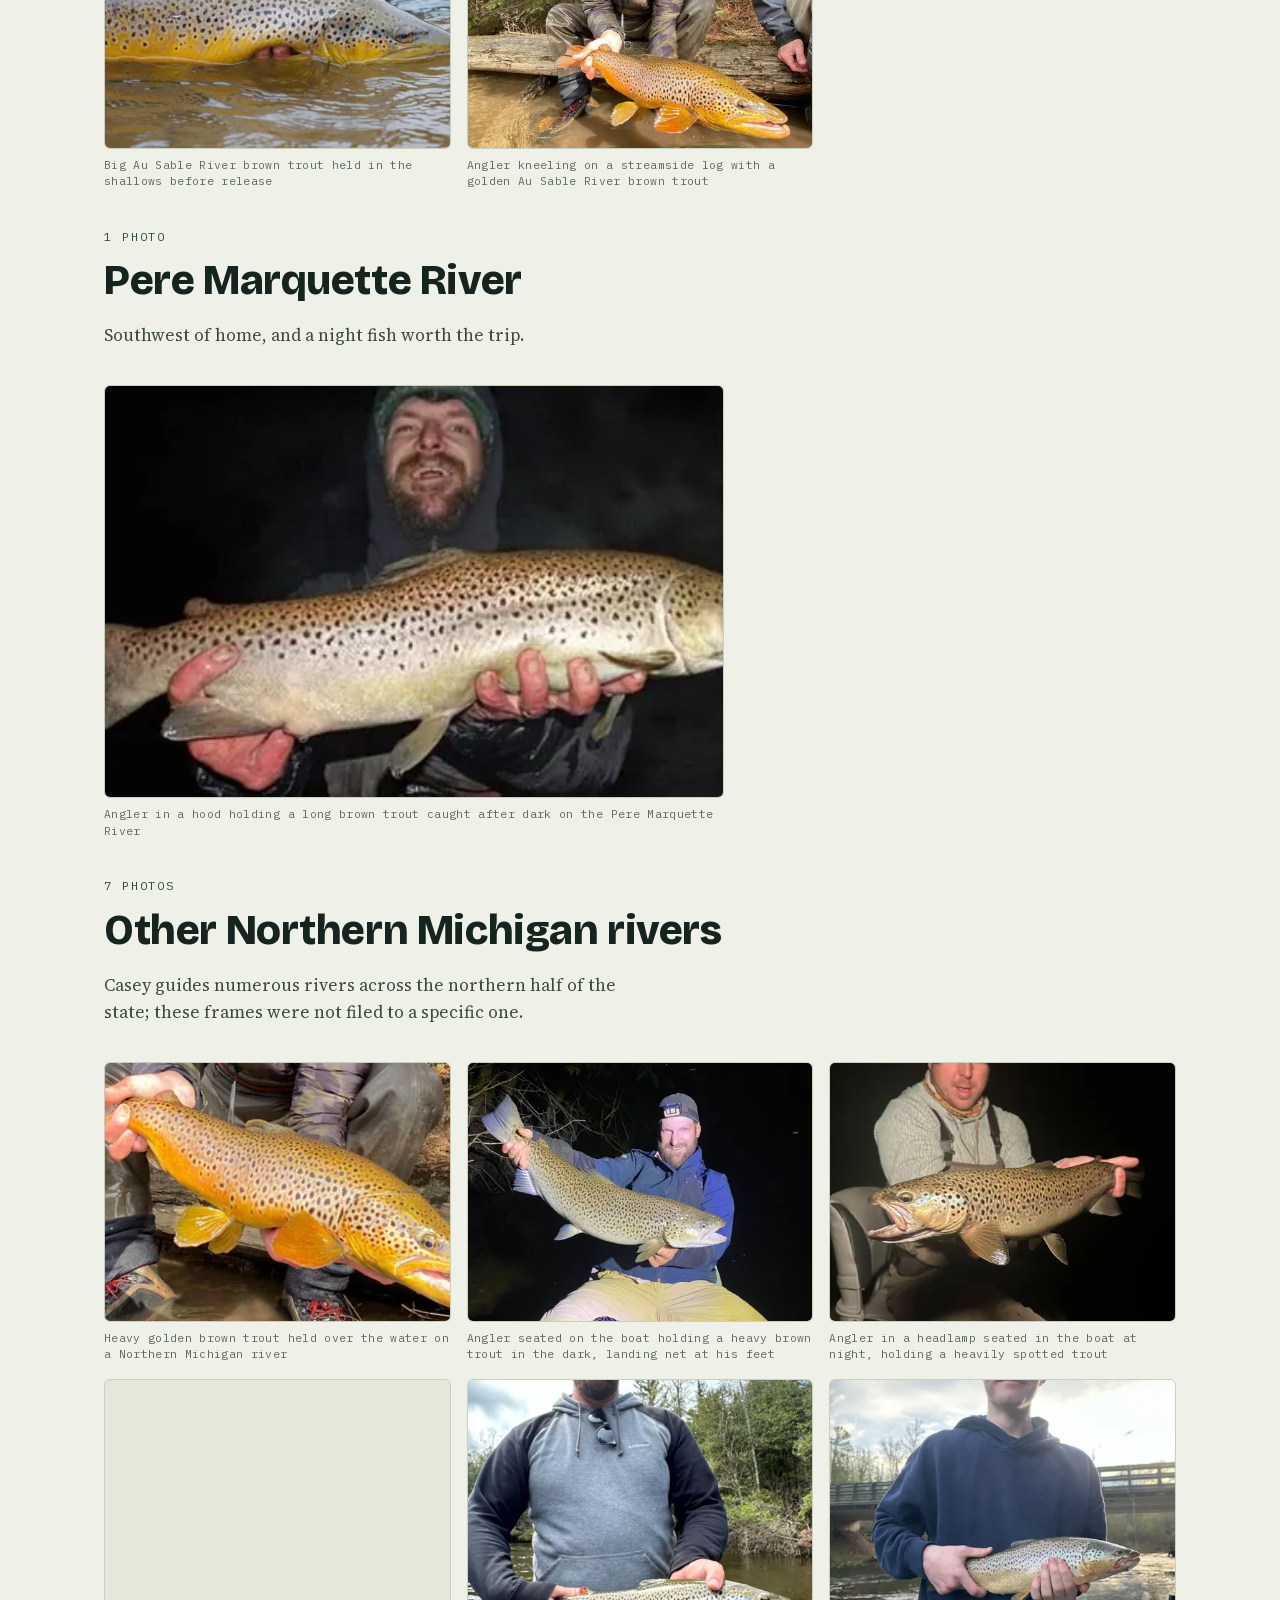
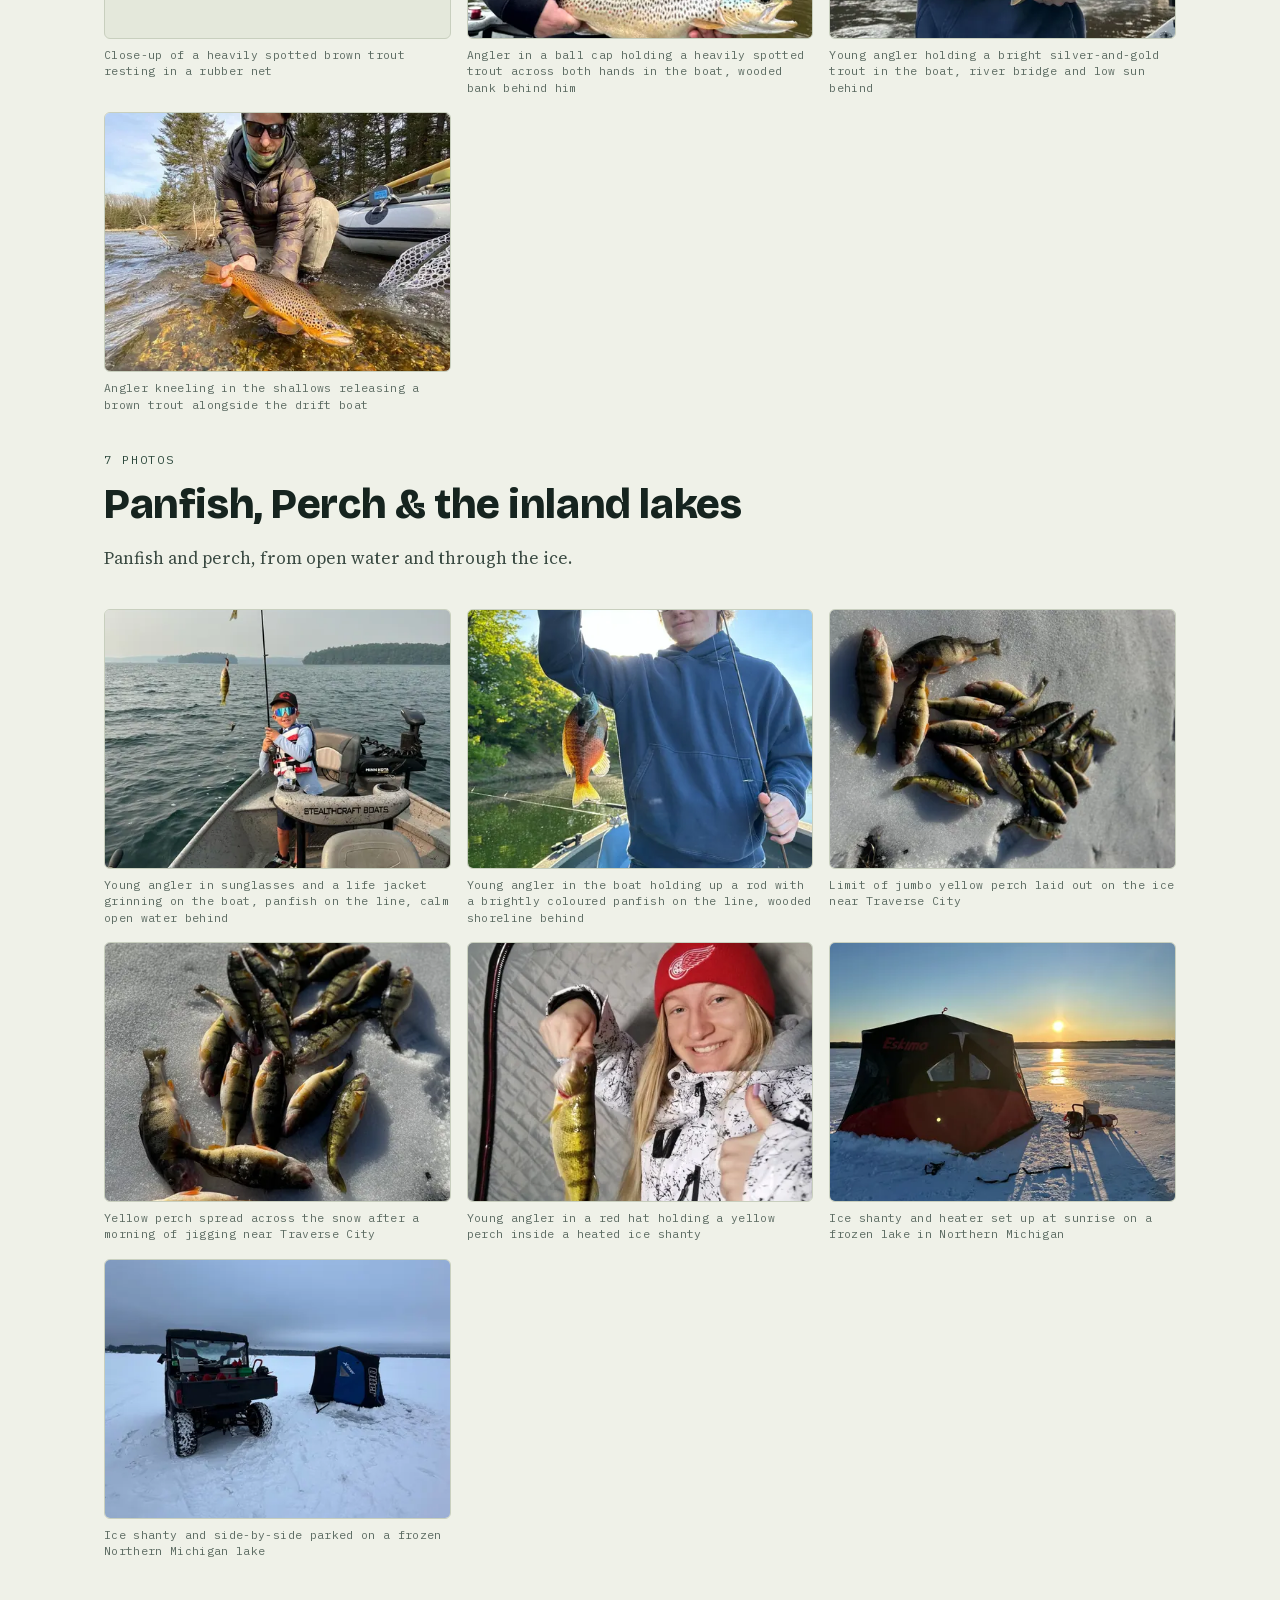
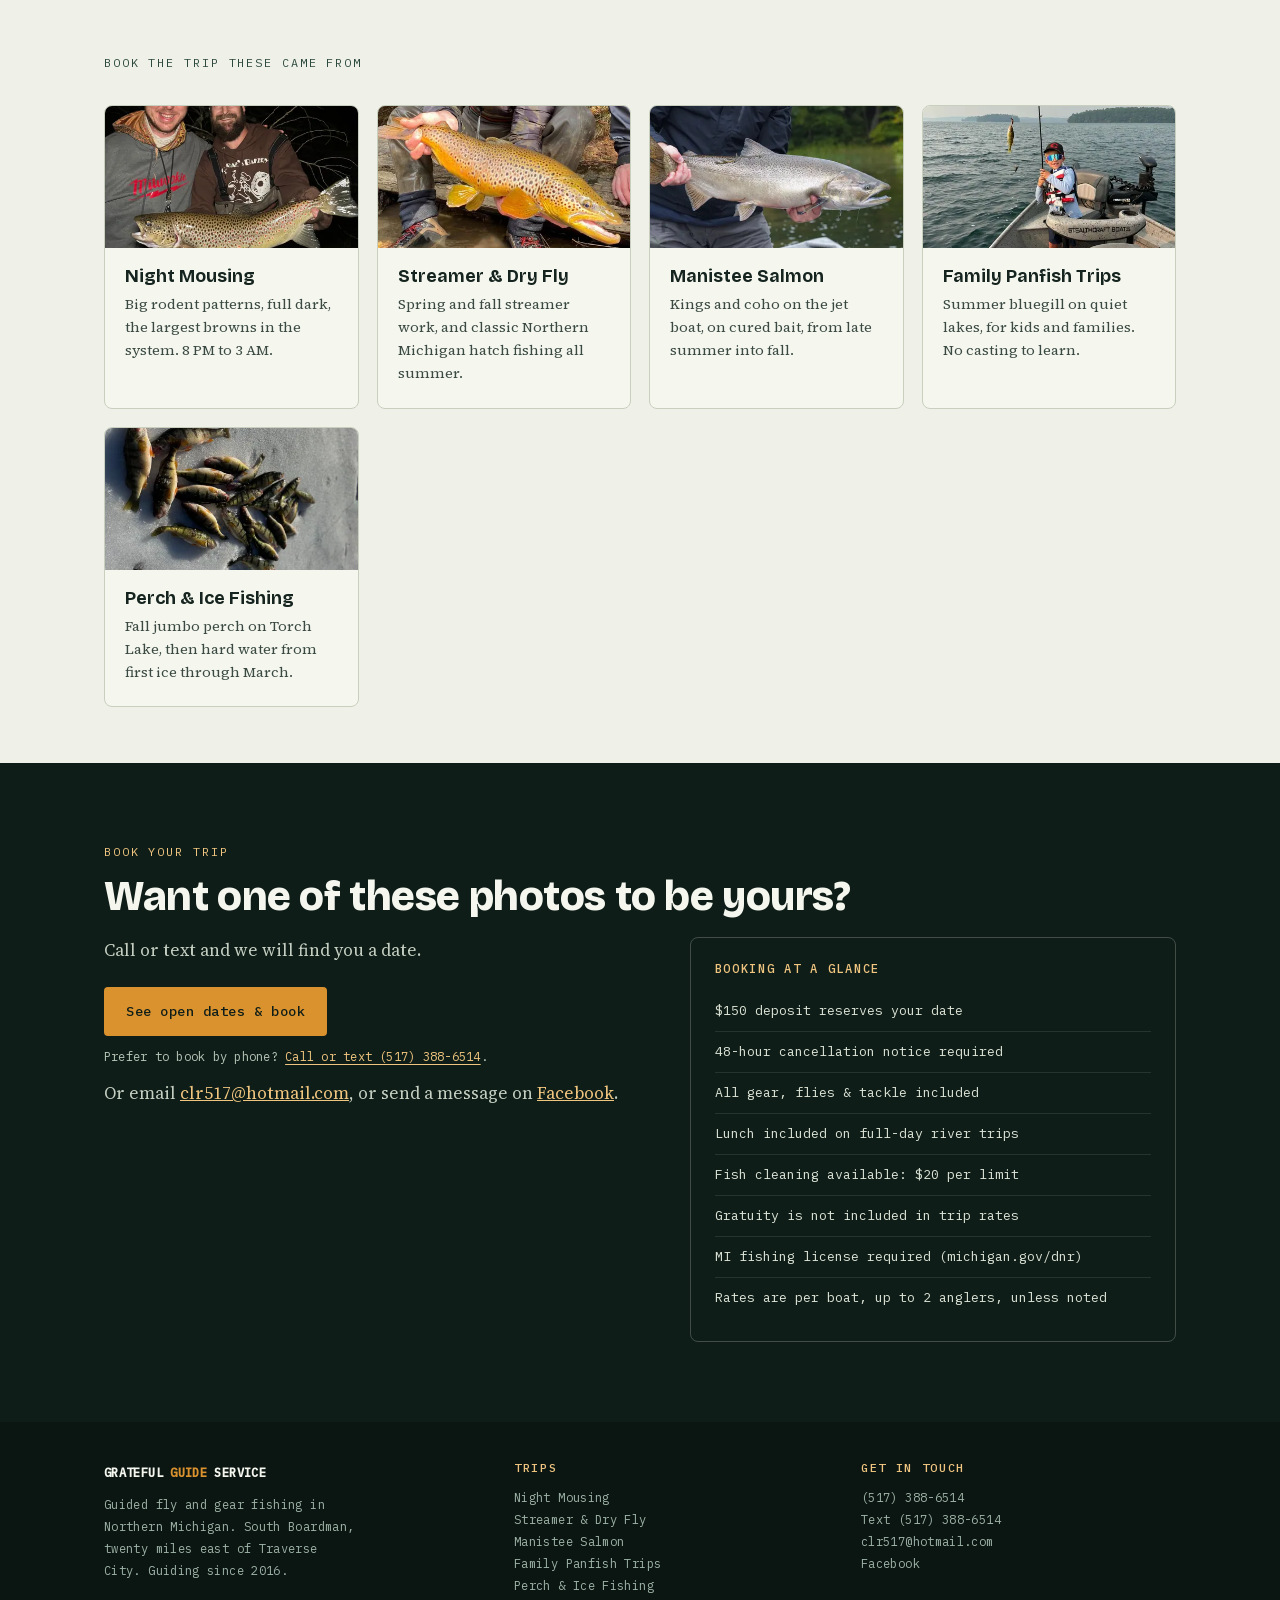
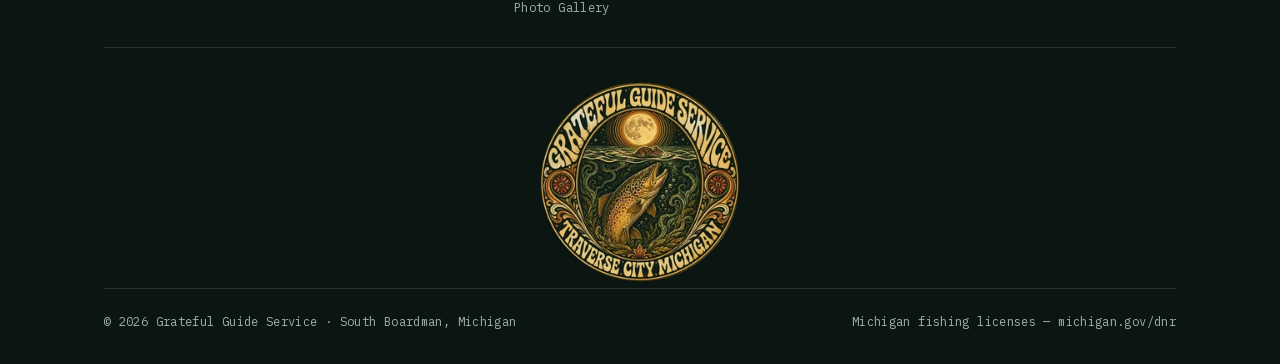
<file: gallery/index.html>
<!DOCTYPE html>
<html lang="en" class="no-js">
<head>
<meta charset="UTF-8">
<meta name="viewport" content="width=device-width, initial-scale=1">
<title>Photo Gallery | Northern Michigan Brown Trout, Salmon &amp; Perch — Grateful Guide Service</title>
<meta name="description" content="Photographs from Casey Richardson's guided trips in Northern Michigan, sorted by water: night-caught brown trout from the Jordan and Boardman, Manistee browns and salmon, Au Sable fish, and Torch Lake perch.">
<link rel="canonical" href="https://www.gratefulguideservice.com/gallery/">
<meta name="theme-color" content="#0F1D18">
<link rel="icon" href="../favicon.ico" sizes="16x16 32x32 48x48">
<link rel="icon" href="../assets/img/icon-16.png" sizes="16x16" type="image/png">
<link rel="icon" href="../assets/img/icon-32.png" sizes="32x32" type="image/png">
<link rel="icon" href="../assets/img/icon-192.png" sizes="192x192" type="image/png">
<link rel="icon" href="../assets/img/icon-512.png" sizes="512x512" type="image/png">
<link rel="apple-touch-icon" sizes="180x180" href="../assets/img/icon-180.png">
<link rel="manifest" href="../site.webmanifest">
<meta property="og:type" content="article">
<meta property="og:site_name" content="Grateful Guide Service">
<meta property="og:title" content="Photo Gallery | Northern Michigan Brown Trout, Salmon &amp; Perch — Grateful Guide Service">
<meta property="og:description" content="Photographs from Casey Richardson's guided trips in Northern Michigan, sorted by water: night-caught brown trout from the Jordan and Boardman, Manistee browns and salmon, Au Sable fish, and Torch Lake perch.">
<meta property="og:url" content="https://www.gratefulguideservice.com/gallery/">
<meta property="og:image" content="https://www.gratefulguideservice.com/assets/img/og-image.png">
<meta property="og:image:type" content="image/png">
<meta property="og:image:width" content="1200">
<meta property="og:image:height" content="630">
<meta property="og:image:alt" content="Grateful Guide Service badge: a brown trout rising to a mouse fly under a full moon, Traverse City, Michigan">
<meta name="twitter:card" content="summary_large_image">
<link rel="preload" href="../assets/fonts/bricolage-grotesque-normal-400-800.woff2" as="font" type="font/woff2" crossorigin>
<link rel="preload" href="../assets/fonts/source-serif-4-normal-400-600.woff2" as="font" type="font/woff2" crossorigin>
<link rel="stylesheet" href="../assets/fonts/fonts.css">
<link rel="stylesheet" href="../assets/css/site.css">
<script type="application/ld+json">
{
  "@context": "https://schema.org",
  "@type": "ImageGallery",
  "@id": "https://www.gratefulguideservice.com/gallery/#gallery",
  "name": "Grateful Guide Service photo gallery",
  "description": "Fish photographs from guided trips in Northern Michigan, grouped by the river or lake they came from.",
  "url": "https://www.gratefulguideservice.com/gallery/",
  "isPartOf": {
    "@id": "https://www.gratefulguideservice.com/#business"
  },
  "associatedMedia": [
    {
      "@type": "ImageObject",
      "contentUrl": "https://www.gratefulguideservice.com/assets/img/mousing-brown-jordan-river-2400.jpg",
      "width": 2400,
      "height": 1600,
      "caption": "Angler holding a heavy brown trout that ate a mouse pattern after dark on the Jordan River",
      "contentLocation": {
        "@type": "Place",
        "name": "Jordan River"
      }
    },
    {
      "@type": "ImageObject",
      "contentUrl": "https://www.gratefulguideservice.com/assets/img/jordan-river-night-double-2250.jpg",
      "width": 2250,
      "height": 2159,
      "caption": "Two anglers in headlamps holding a thick brown trout landed at night on the Jordan River",
      "contentLocation": {
        "@type": "Place",
        "name": "Jordan River"
      }
    },
    {
      "@type": "ImageObject",
      "contentUrl": "https://www.gratefulguideservice.com/assets/img/jordan-brown-safety-glasses-600.jpg",
      "width": 600,
      "height": 600,
      "caption": "Angler in safety glasses holding a brown trout caught at night on the Jordan River",
      "contentLocation": {
        "@type": "Place",
        "name": "Jordan River"
      }
    },
    {
      "@type": "ImageObject",
      "contentUrl": "https://www.gratefulguideservice.com/assets/img/manistee-mouse-in-net-1440.jpg",
      "width": 1440,
      "height": 812,
      "caption": "Brown trout in the net on the Manistee River with a deer-hair mouse still in its jaw",
      "contentLocation": {
        "@type": "Place",
        "name": "Manistee River"
      }
    },
    {
      "@type": "ImageObject",
      "contentUrl": "https://www.gratefulguideservice.com/assets/img/manistee-brown-hat-2400.jpg",
      "width": 2400,
      "height": 1600,
      "caption": "Angler in a wide-brim hat holding a buttery Manistee River brown trout",
      "contentLocation": {
        "@type": "Place",
        "name": "Manistee River"
      }
    },
    {
      "@type": "ImageObject",
      "contentUrl": "https://www.gratefulguideservice.com/assets/img/manistee-long-brown-1600.jpg",
      "width": 1600,
      "height": 1490,
      "caption": "Angler on a sand bank holding a long Manistee River brown trout",
      "contentLocation": {
        "@type": "Place",
        "name": "Manistee River"
      }
    },
    {
      "@type": "ImageObject",
      "contentUrl": "https://www.gratefulguideservice.com/assets/img/manistee-two-footer-960.jpg",
      "width": 960,
      "height": 576,
      "caption": "Two anglers standing in the Manistee River with a two-foot brown trout",
      "contentLocation": {
        "@type": "Place",
        "name": "Manistee River"
      }
    },
    {
      "@type": "ImageObject",
      "contentUrl": "https://www.gratefulguideservice.com/assets/img/manistee-brown-green-net-1179.jpg",
      "width": 1179,
      "height": 1228,
      "caption": "Angler holding a yellow-bellied Manistee River brown trout above a landing net",
      "contentLocation": {
        "@type": "Place",
        "name": "Manistee River"
      }
    },
    {
      "@type": "ImageObject",
      "contentUrl": "https://www.gratefulguideservice.com/assets/img/manistee-king-salmon-2400.jpg",
      "width": 2400,
      "height": 1600,
      "caption": "King salmon caught on skein under a bobber, lifted from the Manistee River",
      "contentLocation": {
        "@type": "Place",
        "name": "Manistee River"
      }
    },
    {
      "@type": "ImageObject",
      "contentUrl": "https://www.gratefulguideservice.com/assets/img/salmon-in-water-1600.jpg",
      "width": 1600,
      "height": 2133,
      "caption": "Chinook salmon coming to the net in the clear water of the Manistee River",
      "contentLocation": {
        "@type": "Place",
        "name": "Manistee River"
      }
    },
    {
      "@type": "ImageObject",
      "contentUrl": "https://www.gratefulguideservice.com/assets/img/boardman-brown-night-1080.jpg",
      "width": 1080,
      "height": 721,
      "caption": "Brown trout held in the current at night on the Boardman River near Traverse City",
      "contentLocation": {
        "@type": "Place",
        "name": "Boardman River"
      }
    },
    {
      "@type": "ImageObject",
      "contentUrl": "https://www.gratefulguideservice.com/assets/img/au-sable-big-brown-1616.jpg",
      "width": 1616,
      "height": 1080,
      "caption": "Big Au Sable River brown trout held in the shallows before release",
      "contentLocation": {
        "@type": "Place",
        "name": "Au Sable River"
      }
    },
    {
      "@type": "ImageObject",
      "contentUrl": "https://www.gratefulguideservice.com/assets/img/au-sable-brown-log-1080.jpg",
      "width": 1080,
      "height": 1080,
      "caption": "Angler kneeling on a streamside log with a golden Au Sable River brown trout",
      "contentLocation": {
        "@type": "Place",
        "name": "Au Sable River"
      }
    },
    {
      "@type": "ImageObject",
      "contentUrl": "https://www.gratefulguideservice.com/assets/img/pm-brown-trout-night-720.jpg",
      "width": 720,
      "height": 363,
      "caption": "Angler in a hood holding a long brown trout caught after dark on the Pere Marquette River",
      "contentLocation": {
        "@type": "Place",
        "name": "Pere Marquette River"
      }
    },
    {
      "@type": "ImageObject",
      "contentUrl": "https://www.gratefulguideservice.com/assets/img/trout-hero-golden-brown-1954.jpg",
      "width": 1954,
      "height": 1025,
      "caption": "Heavy golden brown trout held over the water on a Northern Michigan river",
      "contentLocation": {
        "@type": "Place",
        "name": "Northern Michigan"
      }
    },
    {
      "@type": "ImageObject",
      "contentUrl": "https://www.gratefulguideservice.com/assets/img/night-brown-heavy-1600.jpg",
      "width": 1600,
      "height": 2133,
      "caption": "Angler seated on the boat holding a heavy brown trout in the dark, landing net at his feet",
      "contentLocation": {
        "@type": "Place",
        "name": "Northern Michigan"
      }
    },
    {
      "@type": "ImageObject",
      "contentUrl": "https://www.gratefulguideservice.com/assets/img/night-trout-headlamp-1500.jpg",
      "width": 1500,
      "height": 2000,
      "caption": "Angler in a headlamp seated in the boat at night, holding a heavily spotted trout",
      "contentLocation": {
        "@type": "Place",
        "name": "Northern Michigan"
      }
    },
    {
      "@type": "ImageObject",
      "contentUrl": "https://www.gratefulguideservice.com/assets/img/brown-in-net-closeup-1616.jpg",
      "width": 1616,
      "height": 1080,
      "caption": "Close-up of a heavily spotted brown trout resting in a rubber net",
      "contentLocation": {
        "@type": "Place",
        "name": "Northern Michigan"
      }
    },
    {
      "@type": "ImageObject",
      "contentUrl": "https://www.gratefulguideservice.com/assets/img/boat-trout-spotted-1500.jpg",
      "width": 1500,
      "height": 2000,
      "caption": "Angler in a ball cap holding a heavily spotted trout across both hands in the boat, wooded bank behind him",
      "contentLocation": {
        "@type": "Place",
        "name": "Northern Michigan"
      }
    },
    {
      "@type": "ImageObject",
      "contentUrl": "https://www.gratefulguideservice.com/assets/img/boat-trout-bridge-1500.jpg",
      "width": 1500,
      "height": 2000,
      "caption": "Young angler holding a bright silver-and-gold trout in the boat, river bridge and low sun behind",
      "contentLocation": {
        "@type": "Place",
        "name": "Northern Michigan"
      }
    },
    {
      "@type": "ImageObject",
      "contentUrl": "https://www.gratefulguideservice.com/assets/img/raft-release-brown-1080.jpg",
      "width": 1080,
      "height": 1080,
      "caption": "Angler kneeling in the shallows releasing a brown trout alongside the drift boat",
      "contentLocation": {
        "@type": "Place",
        "name": "Northern Michigan"
      }
    },
    {
      "@type": "ImageObject",
      "contentUrl": "https://www.gratefulguideservice.com/assets/img/kid-panfish-boat-1500.jpg",
      "width": 1500,
      "height": 2000,
      "caption": "Young angler in sunglasses and a life jacket grinning on the boat, panfish on the line, calm open water behind"
    },
    {
      "@type": "ImageObject",
      "contentUrl": "https://www.gratefulguideservice.com/assets/img/panfish-on-the-line-1500.jpg",
      "width": 1500,
      "height": 2000,
      "caption": "Young angler in the boat holding up a rod with a brightly coloured panfish on the line, wooded shoreline behind"
    },
    {
      "@type": "ImageObject",
      "contentUrl": "https://www.gratefulguideservice.com/assets/img/jumbo-perch-limit-2400.jpg",
      "width": 2400,
      "height": 1800,
      "caption": "Limit of jumbo yellow perch laid out on the ice near Traverse City",
      "contentLocation": {
        "@type": "Place",
        "name": "Traverse City area lakes"
      }
    },
    {
      "@type": "ImageObject",
      "contentUrl": "https://www.gratefulguideservice.com/assets/img/perch-on-ice-1600.jpg",
      "width": 1600,
      "height": 1902,
      "caption": "Yellow perch spread across the snow after a morning of jigging near Traverse City",
      "contentLocation": {
        "@type": "Place",
        "name": "Traverse City area lakes"
      }
    },
    {
      "@type": "ImageObject",
      "contentUrl": "https://www.gratefulguideservice.com/assets/img/perch-in-shanty-834.jpg",
      "width": 834,
      "height": 1112,
      "caption": "Young angler in a red hat holding a yellow perch inside a heated ice shanty",
      "contentLocation": {
        "@type": "Place",
        "name": "Northern Michigan lakes"
      }
    },
    {
      "@type": "ImageObject",
      "contentUrl": "https://www.gratefulguideservice.com/assets/img/ice-shanty-sunrise-1600.jpg",
      "width": 1600,
      "height": 2133,
      "caption": "Ice shanty and heater set up at sunrise on a frozen lake in Northern Michigan",
      "contentLocation": {
        "@type": "Place",
        "name": "Northern Michigan lakes"
      }
    },
    {
      "@type": "ImageObject",
      "contentUrl": "https://www.gratefulguideservice.com/assets/img/ice-shanty-side-by-side-1600.jpg",
      "width": 1600,
      "height": 2133,
      "caption": "Ice shanty and side-by-side parked on a frozen Northern Michigan lake",
      "contentLocation": {
        "@type": "Place",
        "name": "Northern Michigan lakes"
      }
    }
  ]
}
</script>
<script type="application/ld+json">
{
  "@context": "https://schema.org",
  "@type": "BreadcrumbList",
  "itemListElement": [
    {
      "@type": "ListItem",
      "position": 1,
      "name": "Home",
      "item": "https://www.gratefulguideservice.com/"
    },
    {
      "@type": "ListItem",
      "position": 2,
      "name": "Gallery",
      "item": "https://www.gratefulguideservice.com/gallery/"
    }
  ]
}
</script>
</head>
<body>
<a class="skip-link" href="#main">Skip to content</a>
<header class="topbar">
  <div class="wrap">
    <a class="brand" href="../">
      <span class="brand-badge"><picture>
  <source type="image/webp" srcset="../assets/img/logo-80.webp 1x, ../assets/img/logo-120.webp 2x">
  <img src="../assets/img/logo-80.png" srcset="../assets/img/logo-80.png 1x, ../assets/img/logo-120.png 2x"
       width="56" height="56" alt=""
       fetchpriority="high" decoding="async">
</picture></span>
      <span class="brand-text">GRATEFUL <span>GUIDE</span> SERVICE</span>
    </a>
    <button class="nav-toggle" type="button" aria-expanded="false" aria-controls="primary-nav">Menu</button>
    <nav class="main" id="primary-nav" aria-label="Primary">
        <a href="../">Home</a>
        <a href="../night-mousing/">Night Mousing</a>
        <a href="../trout-fishing/">Trout</a>
        <a href="../salmon-fishing-manistee/">Salmon</a>
        <a href="../family-panfish-trips/">Panfish</a>
        <a href="../perch-fishing-torch-lake/">Perch/Ice</a>
        <a href="../gallery/" aria-current="page">Gallery</a>
        <a href="../book/">Book</a>
    </nav>
    <a class="call-btn" href="tel:+15173886514">Call / Text (517) 388-6514</a>
  </div>
</header>
<div class="callbar">
  <a class="bar-call" href="tel:+15173886514">Call (517) 388-6514</a>
  <a class="bar-text" href="sms:+15173886514">Text</a>
</div>
<main id="main">

  <div class="hero hero-page">
    <div class="hero-media">
      <picture>
  
  <source type="image/webp" srcset="../assets/img/brown-in-net-closeup-480.webp 480w, ../assets/img/brown-in-net-closeup-960.webp 960w, ../assets/img/brown-in-net-closeup-1600.webp 1600w, ../assets/img/brown-in-net-closeup-1616.webp 1616w" sizes="100vw">
  <img src="../assets/img/brown-in-net-closeup-1616.jpg" srcset="../assets/img/brown-in-net-closeup-480.jpg 480w, ../assets/img/brown-in-net-closeup-960.jpg 960w, ../assets/img/brown-in-net-closeup-1600.jpg 1600w, ../assets/img/brown-in-net-closeup-1616.jpg 1616w" sizes="100vw" alt=""
       data-art-directed="true" style="object-position:center 42%;--hero-pos-mobile:center 45%" fetchpriority="high" decoding="async">
</picture>
    </div>
    <div class="wrap">
      <p class="eyebrow">Photo Gallery</p>
      <h1>Every fish, filed by the water it came out of.</h1>
      <p class="lede">All of these are Casey's own photographs from guided trips — no stock, no borrowed fish. Grouped by river and lake, because that is how anglers think about them.</p>
      <ul class="river-chips" style="margin-top:26px">
        <li><a class="chip chip-link" href="#jordan-river">Jordan River</a></li>
        <li><a class="chip chip-link" href="#manistee-river">Manistee River</a></li>
        <li><a class="chip chip-link" href="#boardman-river">Boardman River</a></li>
        <li><a class="chip chip-link" href="#au-sable-river">Au Sable River</a></li>
        <li><a class="chip chip-link" href="#pere-marquette">Pere Marquette River</a></li>
        <li><a class="chip chip-link" href="#northern-michigan-rivers">Other Northern Michigan rivers</a></li>
        <li><a class="chip chip-link" href="#lakes-and-ice">Panfish, Perch &amp; the inland lakes</a></li>
      </ul>
    </div>
  </div>

  
  <section class="gal-group" id="jordan-river">
    <div class="wrap">
      <p class="kicker">3 photos</p>
      <h2>Jordan River</h2>
      <p class="section-intro">Cold, small, and full of surprises after dark. Most of the mousing photographs on this site came off the Jordan.</p>
      <ul class="gallery-grid">
        <li>
          <button type="button" class="gal-tile" data-index="0"
                  aria-label="View larger: Angler holding a heavy brown trout that ate a mouse pattern after dark on the Jordan River">
            <picture>
  <source type="image/webp" srcset="../assets/img/mousing-brown-jordan-river-480.webp 480w, ../assets/img/mousing-brown-jordan-river-960.webp 960w, ../assets/img/mousing-brown-jordan-river-1600.webp 1600w, ../assets/img/mousing-brown-jordan-river-2400.webp 2400w" sizes="(max-width: 640px) 92vw, (max-width: 1000px) 44vw, 280px">
  <img src="../assets/img/mousing-brown-jordan-river-2400.jpg" srcset="../assets/img/mousing-brown-jordan-river-480.jpg 480w, ../assets/img/mousing-brown-jordan-river-960.jpg 960w, ../assets/img/mousing-brown-jordan-river-1600.jpg 1600w, ../assets/img/mousing-brown-jordan-river-2400.jpg 2400w" sizes="(max-width: 640px) 92vw, (max-width: 1000px) 44vw, 280px"
       width="2400" height="1600"
       alt="Angler holding a heavy brown trout that ate a mouse pattern after dark on the Jordan River" data-fit="cover"
       loading="lazy" decoding="async">
</picture>
            <span class="gal-cap">Angler holding a heavy brown trout that ate a mouse pattern after dark on the Jordan River</span>
          </button>
        </li>
        <li>
          <button type="button" class="gal-tile" data-index="1"
                  aria-label="View larger: Two anglers in headlamps holding a thick brown trout landed at night on the Jordan River">
            <picture>
  <source type="image/webp" srcset="../assets/img/jordan-river-night-double-480.webp 480w, ../assets/img/jordan-river-night-double-960.webp 960w, ../assets/img/jordan-river-night-double-1600.webp 1600w, ../assets/img/jordan-river-night-double-2250.webp 2250w" sizes="(max-width: 640px) 92vw, (max-width: 1000px) 44vw, 280px">
  <img src="../assets/img/jordan-river-night-double-2250.jpg" srcset="../assets/img/jordan-river-night-double-480.jpg 480w, ../assets/img/jordan-river-night-double-960.jpg 960w, ../assets/img/jordan-river-night-double-1600.jpg 1600w, ../assets/img/jordan-river-night-double-2250.jpg 2250w" sizes="(max-width: 640px) 92vw, (max-width: 1000px) 44vw, 280px"
       width="2250" height="2159"
       alt="Two anglers in headlamps holding a thick brown trout landed at night on the Jordan River" data-fit="cover"
       loading="lazy" decoding="async">
</picture>
            <span class="gal-cap">Two anglers in headlamps holding a thick brown trout landed at night on the Jordan River</span>
          </button>
        </li>
        <li>
          <button type="button" class="gal-tile" data-index="2"
                  aria-label="View larger: Angler in safety glasses holding a brown trout caught at night on the Jordan River">
            <picture>
  <source type="image/webp" srcset="../assets/img/jordan-brown-safety-glasses-480.webp 480w, ../assets/img/jordan-brown-safety-glasses-600.webp 600w" sizes="(max-width: 640px) 92vw, (max-width: 1000px) 44vw, 280px">
  <img src="../assets/img/jordan-brown-safety-glasses-600.jpg" srcset="../assets/img/jordan-brown-safety-glasses-480.jpg 480w, ../assets/img/jordan-brown-safety-glasses-600.jpg 600w" sizes="(max-width: 640px) 92vw, (max-width: 1000px) 44vw, 280px"
       width="600" height="600"
       alt="Angler in safety glasses holding a brown trout caught at night on the Jordan River" data-fit="cover"
       loading="lazy" decoding="async">
</picture>
            <span class="gal-cap">Angler in safety glasses holding a brown trout caught at night on the Jordan River</span>
          </button>
        </li>
      </ul>
    </div>
  </section>

  <section class="gal-group" id="manistee-river">
    <div class="wrap">
      <p class="kicker">7 photos</p>
      <h2>Manistee River</h2>
      <p class="section-intro">Trout water in the spring and fall, king and coho water from late summer on. The jet boat lives here.</p>
      <ul class="gallery-grid">
        <li>
          <button type="button" class="gal-tile" data-index="3"
                  aria-label="View larger: Brown trout in the net on the Manistee River with a deer-hair mouse still in its jaw">
            <picture>
  <source type="image/webp" srcset="../assets/img/manistee-mouse-in-net-480.webp 480w, ../assets/img/manistee-mouse-in-net-960.webp 960w, ../assets/img/manistee-mouse-in-net-1440.webp 1440w" sizes="(max-width: 640px) 92vw, (max-width: 1000px) 44vw, 280px">
  <img src="../assets/img/manistee-mouse-in-net-1440.jpg" srcset="../assets/img/manistee-mouse-in-net-480.jpg 480w, ../assets/img/manistee-mouse-in-net-960.jpg 960w, ../assets/img/manistee-mouse-in-net-1440.jpg 1440w" sizes="(max-width: 640px) 92vw, (max-width: 1000px) 44vw, 280px"
       width="1440" height="812"
       alt="Brown trout in the net on the Manistee River with a deer-hair mouse still in its jaw" data-fit="cover"
       loading="lazy" decoding="async">
</picture>
            <span class="gal-cap">Brown trout in the net on the Manistee River with a deer-hair mouse still in its jaw</span>
          </button>
        </li>
        <li>
          <button type="button" class="gal-tile" data-index="4"
                  aria-label="View larger: Angler in a wide-brim hat holding a buttery Manistee River brown trout">
            <picture>
  <source type="image/webp" srcset="../assets/img/manistee-brown-hat-480.webp 480w, ../assets/img/manistee-brown-hat-960.webp 960w, ../assets/img/manistee-brown-hat-1600.webp 1600w, ../assets/img/manistee-brown-hat-2400.webp 2400w" sizes="(max-width: 640px) 92vw, (max-width: 1000px) 44vw, 280px">
  <img src="../assets/img/manistee-brown-hat-2400.jpg" srcset="../assets/img/manistee-brown-hat-480.jpg 480w, ../assets/img/manistee-brown-hat-960.jpg 960w, ../assets/img/manistee-brown-hat-1600.jpg 1600w, ../assets/img/manistee-brown-hat-2400.jpg 2400w" sizes="(max-width: 640px) 92vw, (max-width: 1000px) 44vw, 280px"
       width="2400" height="1600"
       alt="Angler in a wide-brim hat holding a buttery Manistee River brown trout" data-fit="cover"
       loading="lazy" decoding="async">
</picture>
            <span class="gal-cap">Angler in a wide-brim hat holding a buttery Manistee River brown trout</span>
          </button>
        </li>
        <li>
          <button type="button" class="gal-tile" data-index="5"
                  aria-label="View larger: Angler on a sand bank holding a long Manistee River brown trout">
            <picture>
  <source type="image/webp" srcset="../assets/img/manistee-long-brown-480.webp 480w, ../assets/img/manistee-long-brown-960.webp 960w, ../assets/img/manistee-long-brown-1600.webp 1600w" sizes="(max-width: 640px) 92vw, (max-width: 1000px) 44vw, 280px">
  <img src="../assets/img/manistee-long-brown-1600.jpg" srcset="../assets/img/manistee-long-brown-480.jpg 480w, ../assets/img/manistee-long-brown-960.jpg 960w, ../assets/img/manistee-long-brown-1600.jpg 1600w" sizes="(max-width: 640px) 92vw, (max-width: 1000px) 44vw, 280px"
       width="1600" height="1490"
       alt="Angler on a sand bank holding a long Manistee River brown trout" data-fit="cover"
       loading="lazy" decoding="async">
</picture>
            <span class="gal-cap">Angler on a sand bank holding a long Manistee River brown trout</span>
          </button>
        </li>
        <li>
          <button type="button" class="gal-tile" data-index="6"
                  aria-label="View larger: Two anglers standing in the Manistee River with a two-foot brown trout">
            <picture>
  <source type="image/webp" srcset="../assets/img/manistee-two-footer-480.webp 480w, ../assets/img/manistee-two-footer-960.webp 960w" sizes="(max-width: 640px) 92vw, (max-width: 1000px) 44vw, 280px">
  <img src="../assets/img/manistee-two-footer-960.jpg" srcset="../assets/img/manistee-two-footer-480.jpg 480w, ../assets/img/manistee-two-footer-960.jpg 960w" sizes="(max-width: 640px) 92vw, (max-width: 1000px) 44vw, 280px"
       width="960" height="576"
       alt="Two anglers standing in the Manistee River with a two-foot brown trout" data-fit="cover"
       loading="lazy" decoding="async">
</picture>
            <span class="gal-cap">Two anglers standing in the Manistee River with a two-foot brown trout</span>
          </button>
        </li>
        <li>
          <button type="button" class="gal-tile" data-index="7"
                  aria-label="View larger: Angler holding a yellow-bellied Manistee River brown trout above a landing net">
            <picture>
  <source type="image/webp" srcset="../assets/img/manistee-brown-green-net-480.webp 480w, ../assets/img/manistee-brown-green-net-960.webp 960w, ../assets/img/manistee-brown-green-net-1179.webp 1179w" sizes="(max-width: 640px) 92vw, (max-width: 1000px) 44vw, 280px">
  <img src="../assets/img/manistee-brown-green-net-1179.jpg" srcset="../assets/img/manistee-brown-green-net-480.jpg 480w, ../assets/img/manistee-brown-green-net-960.jpg 960w, ../assets/img/manistee-brown-green-net-1179.jpg 1179w" sizes="(max-width: 640px) 92vw, (max-width: 1000px) 44vw, 280px"
       width="1179" height="1228"
       alt="Angler holding a yellow-bellied Manistee River brown trout above a landing net" data-fit="cover"
       loading="lazy" decoding="async">
</picture>
            <span class="gal-cap">Angler holding a yellow-bellied Manistee River brown trout above a landing net</span>
          </button>
        </li>
        <li>
          <button type="button" class="gal-tile" data-index="8"
                  aria-label="View larger: King salmon caught on skein under a bobber, lifted from the Manistee River">
            <picture>
  <source type="image/webp" srcset="../assets/img/manistee-king-salmon-480.webp 480w, ../assets/img/manistee-king-salmon-960.webp 960w, ../assets/img/manistee-king-salmon-1600.webp 1600w, ../assets/img/manistee-king-salmon-2400.webp 2400w" sizes="(max-width: 640px) 92vw, (max-width: 1000px) 44vw, 280px">
  <img src="../assets/img/manistee-king-salmon-2400.jpg" srcset="../assets/img/manistee-king-salmon-480.jpg 480w, ../assets/img/manistee-king-salmon-960.jpg 960w, ../assets/img/manistee-king-salmon-1600.jpg 1600w, ../assets/img/manistee-king-salmon-2400.jpg 2400w" sizes="(max-width: 640px) 92vw, (max-width: 1000px) 44vw, 280px"
       width="2400" height="1600"
       alt="King salmon caught on skein under a bobber, lifted from the Manistee River" data-fit="cover"
       loading="lazy" decoding="async">
</picture>
            <span class="gal-cap">King salmon caught on skein under a bobber, lifted from the Manistee River</span>
          </button>
        </li>
        <li>
          <button type="button" class="gal-tile" data-index="9"
                  aria-label="View larger: Chinook salmon coming to the net in the clear water of the Manistee River">
            <picture>
  <source type="image/webp" srcset="../assets/img/salmon-in-water-480.webp 480w, ../assets/img/salmon-in-water-960.webp 960w, ../assets/img/salmon-in-water-1600.webp 1600w" sizes="(max-width: 640px) 92vw, (max-width: 1000px) 44vw, 280px">
  <img src="../assets/img/salmon-in-water-1600.jpg" srcset="../assets/img/salmon-in-water-480.jpg 480w, ../assets/img/salmon-in-water-960.jpg 960w, ../assets/img/salmon-in-water-1600.jpg 1600w" sizes="(max-width: 640px) 92vw, (max-width: 1000px) 44vw, 280px"
       width="1600" height="2133"
       alt="Chinook salmon coming to the net in the clear water of the Manistee River" data-fit="cover"
       loading="lazy" decoding="async">
</picture>
            <span class="gal-cap">Chinook salmon coming to the net in the clear water of the Manistee River</span>
          </button>
        </li>
      </ul>
    </div>
  </section>

  <section class="gal-group" id="boardman-river">
    <div class="wrap">
      <p class="kicker">1 photo</p>
      <h2>Boardman River</h2>
      <p class="section-intro">The home water, right outside Traverse City.</p>
      <ul class="gallery-grid is-single">
        <li>
          <button type="button" class="gal-tile" data-index="10"
                  aria-label="View larger: Brown trout held in the current at night on the Boardman River near Traverse City">
            <picture>
  <source type="image/webp" srcset="../assets/img/boardman-brown-night-480.webp 480w, ../assets/img/boardman-brown-night-960.webp 960w, ../assets/img/boardman-brown-night-1080.webp 1080w" sizes="(max-width: 640px) 92vw, (max-width: 1000px) 44vw, 280px">
  <img src="../assets/img/boardman-brown-night-1080.jpg" srcset="../assets/img/boardman-brown-night-480.jpg 480w, ../assets/img/boardman-brown-night-960.jpg 960w, ../assets/img/boardman-brown-night-1080.jpg 1080w" sizes="(max-width: 640px) 92vw, (max-width: 1000px) 44vw, 280px"
       width="1080" height="721"
       alt="Brown trout held in the current at night on the Boardman River near Traverse City" data-fit="cover"
       loading="lazy" decoding="async">
</picture>
            <span class="gal-cap">Brown trout held in the current at night on the Boardman River near Traverse City</span>
          </button>
        </li>
      </ul>
    </div>
  </section>

  <section class="gal-group" id="au-sable-river">
    <div class="wrap">
      <p class="kicker">2 photos</p>
      <h2>Au Sable River</h2>
      <p class="section-intro">A long drive east and worth it — big, wild, heavily spotted browns.</p>
      <ul class="gallery-grid">
        <li>
          <button type="button" class="gal-tile" data-index="11"
                  aria-label="View larger: Big Au Sable River brown trout held in the shallows before release">
            <picture>
  <source type="image/webp" srcset="../assets/img/au-sable-big-brown-480.webp 480w, ../assets/img/au-sable-big-brown-960.webp 960w, ../assets/img/au-sable-big-brown-1600.webp 1600w, ../assets/img/au-sable-big-brown-1616.webp 1616w" sizes="(max-width: 640px) 92vw, (max-width: 1000px) 44vw, 280px">
  <img src="../assets/img/au-sable-big-brown-1616.jpg" srcset="../assets/img/au-sable-big-brown-480.jpg 480w, ../assets/img/au-sable-big-brown-960.jpg 960w, ../assets/img/au-sable-big-brown-1600.jpg 1600w, ../assets/img/au-sable-big-brown-1616.jpg 1616w" sizes="(max-width: 640px) 92vw, (max-width: 1000px) 44vw, 280px"
       width="1616" height="1080"
       alt="Big Au Sable River brown trout held in the shallows before release" data-fit="cover"
       loading="lazy" decoding="async">
</picture>
            <span class="gal-cap">Big Au Sable River brown trout held in the shallows before release</span>
          </button>
        </li>
        <li>
          <button type="button" class="gal-tile" data-index="12"
                  aria-label="View larger: Angler kneeling on a streamside log with a golden Au Sable River brown trout">
            <picture>
  <source type="image/webp" srcset="../assets/img/au-sable-brown-log-480.webp 480w, ../assets/img/au-sable-brown-log-960.webp 960w, ../assets/img/au-sable-brown-log-1080.webp 1080w" sizes="(max-width: 640px) 92vw, (max-width: 1000px) 44vw, 280px">
  <img src="../assets/img/au-sable-brown-log-1080.jpg" srcset="../assets/img/au-sable-brown-log-480.jpg 480w, ../assets/img/au-sable-brown-log-960.jpg 960w, ../assets/img/au-sable-brown-log-1080.jpg 1080w" sizes="(max-width: 640px) 92vw, (max-width: 1000px) 44vw, 280px"
       width="1080" height="1080"
       alt="Angler kneeling on a streamside log with a golden Au Sable River brown trout" data-fit="cover"
       loading="lazy" decoding="async">
</picture>
            <span class="gal-cap">Angler kneeling on a streamside log with a golden Au Sable River brown trout</span>
          </button>
        </li>
      </ul>
    </div>
  </section>

  <section class="gal-group" id="pere-marquette">
    <div class="wrap">
      <p class="kicker">1 photo</p>
      <h2>Pere Marquette River</h2>
      <p class="section-intro">Southwest of home, and a night fish worth the trip.</p>
      <ul class="gallery-grid is-single">
        <li>
          <button type="button" class="gal-tile" data-index="13"
                  aria-label="View larger: Angler in a hood holding a long brown trout caught after dark on the Pere Marquette River">
            <picture>
  <source type="image/webp" srcset="../assets/img/pm-brown-trout-night-480.webp 480w, ../assets/img/pm-brown-trout-night-720.webp 720w" sizes="(max-width: 640px) 92vw, (max-width: 1000px) 44vw, 280px">
  <img src="../assets/img/pm-brown-trout-night-720.jpg" srcset="../assets/img/pm-brown-trout-night-480.jpg 480w, ../assets/img/pm-brown-trout-night-720.jpg 720w" sizes="(max-width: 640px) 92vw, (max-width: 1000px) 44vw, 280px"
       width="720" height="363"
       alt="Angler in a hood holding a long brown trout caught after dark on the Pere Marquette River" data-fit="cover"
       loading="lazy" decoding="async">
</picture>
            <span class="gal-cap">Angler in a hood holding a long brown trout caught after dark on the Pere Marquette River</span>
          </button>
        </li>
      </ul>
    </div>
  </section>

  <section class="gal-group" id="northern-michigan-rivers">
    <div class="wrap">
      <p class="kicker">7 photos</p>
      <h2>Other Northern Michigan rivers</h2>
      <p class="section-intro">Casey guides numerous rivers across the northern half of the state; these frames were not filed to a specific one.</p>
      <ul class="gallery-grid">
        <li>
          <button type="button" class="gal-tile" data-index="14"
                  aria-label="View larger: Heavy golden brown trout held over the water on a Northern Michigan river">
            <picture>
  <source type="image/webp" srcset="../assets/img/trout-hero-golden-brown-480.webp 480w, ../assets/img/trout-hero-golden-brown-960.webp 960w, ../assets/img/trout-hero-golden-brown-1600.webp 1600w, ../assets/img/trout-hero-golden-brown-1954.webp 1954w" sizes="(max-width: 640px) 92vw, (max-width: 1000px) 44vw, 280px">
  <img src="../assets/img/trout-hero-golden-brown-1954.jpg" srcset="../assets/img/trout-hero-golden-brown-480.jpg 480w, ../assets/img/trout-hero-golden-brown-960.jpg 960w, ../assets/img/trout-hero-golden-brown-1600.jpg 1600w, ../assets/img/trout-hero-golden-brown-1954.jpg 1954w" sizes="(max-width: 640px) 92vw, (max-width: 1000px) 44vw, 280px"
       width="1954" height="1025"
       alt="Heavy golden brown trout held over the water on a Northern Michigan river" data-fit="cover"
       loading="lazy" decoding="async">
</picture>
            <span class="gal-cap">Heavy golden brown trout held over the water on a Northern Michigan river</span>
          </button>
        </li>
        <li>
          <button type="button" class="gal-tile" data-index="15"
                  aria-label="View larger: Angler seated on the boat holding a heavy brown trout in the dark, landing net at his feet">
            <picture>
  <source type="image/webp" srcset="../assets/img/night-brown-heavy-480.webp 480w, ../assets/img/night-brown-heavy-960.webp 960w, ../assets/img/night-brown-heavy-1600.webp 1600w" sizes="(max-width: 640px) 92vw, (max-width: 1000px) 44vw, 280px">
  <img src="../assets/img/night-brown-heavy-1600.jpg" srcset="../assets/img/night-brown-heavy-480.jpg 480w, ../assets/img/night-brown-heavy-960.jpg 960w, ../assets/img/night-brown-heavy-1600.jpg 1600w" sizes="(max-width: 640px) 92vw, (max-width: 1000px) 44vw, 280px"
       width="1600" height="2133"
       alt="Angler seated on the boat holding a heavy brown trout in the dark, landing net at his feet" data-fit="cover"
       loading="lazy" decoding="async">
</picture>
            <span class="gal-cap">Angler seated on the boat holding a heavy brown trout in the dark, landing net at his feet</span>
          </button>
        </li>
        <li>
          <button type="button" class="gal-tile" data-index="16"
                  aria-label="View larger: Angler in a headlamp seated in the boat at night, holding a heavily spotted trout">
            <picture>
  <source type="image/webp" srcset="../assets/img/night-trout-headlamp-480.webp 480w, ../assets/img/night-trout-headlamp-960.webp 960w, ../assets/img/night-trout-headlamp-1500.webp 1500w" sizes="(max-width: 640px) 92vw, (max-width: 1000px) 44vw, 280px">
  <img src="../assets/img/night-trout-headlamp-1500.jpg" srcset="../assets/img/night-trout-headlamp-480.jpg 480w, ../assets/img/night-trout-headlamp-960.jpg 960w, ../assets/img/night-trout-headlamp-1500.jpg 1500w" sizes="(max-width: 640px) 92vw, (max-width: 1000px) 44vw, 280px"
       width="1500" height="2000"
       alt="Angler in a headlamp seated in the boat at night, holding a heavily spotted trout" data-fit="cover"
       loading="lazy" decoding="async">
</picture>
            <span class="gal-cap">Angler in a headlamp seated in the boat at night, holding a heavily spotted trout</span>
          </button>
        </li>
        <li>
          <button type="button" class="gal-tile" data-index="17"
                  aria-label="View larger: Close-up of a heavily spotted brown trout resting in a rubber net">
            <picture>
  <source type="image/webp" srcset="../assets/img/brown-in-net-closeup-480.webp 480w, ../assets/img/brown-in-net-closeup-960.webp 960w, ../assets/img/brown-in-net-closeup-1600.webp 1600w, ../assets/img/brown-in-net-closeup-1616.webp 1616w" sizes="(max-width: 640px) 92vw, (max-width: 1000px) 44vw, 280px">
  <img src="../assets/img/brown-in-net-closeup-1616.jpg" srcset="../assets/img/brown-in-net-closeup-480.jpg 480w, ../assets/img/brown-in-net-closeup-960.jpg 960w, ../assets/img/brown-in-net-closeup-1600.jpg 1600w, ../assets/img/brown-in-net-closeup-1616.jpg 1616w" sizes="(max-width: 640px) 92vw, (max-width: 1000px) 44vw, 280px"
       width="1616" height="1080"
       alt="Close-up of a heavily spotted brown trout resting in a rubber net" data-fit="cover"
       loading="lazy" decoding="async">
</picture>
            <span class="gal-cap">Close-up of a heavily spotted brown trout resting in a rubber net</span>
          </button>
        </li>
        <li>
          <button type="button" class="gal-tile" data-index="18"
                  aria-label="View larger: Angler in a ball cap holding a heavily spotted trout across both hands in the boat, wooded bank behind him">
            <picture>
  <source type="image/webp" srcset="../assets/img/boat-trout-spotted-480.webp 480w, ../assets/img/boat-trout-spotted-960.webp 960w, ../assets/img/boat-trout-spotted-1500.webp 1500w" sizes="(max-width: 640px) 92vw, (max-width: 1000px) 44vw, 280px">
  <img src="../assets/img/boat-trout-spotted-1500.jpg" srcset="../assets/img/boat-trout-spotted-480.jpg 480w, ../assets/img/boat-trout-spotted-960.jpg 960w, ../assets/img/boat-trout-spotted-1500.jpg 1500w" sizes="(max-width: 640px) 92vw, (max-width: 1000px) 44vw, 280px"
       width="1500" height="2000"
       alt="Angler in a ball cap holding a heavily spotted trout across both hands in the boat, wooded bank behind him" data-fit="cover"
       loading="lazy" decoding="async">
</picture>
            <span class="gal-cap">Angler in a ball cap holding a heavily spotted trout across both hands in the boat, wooded bank behind him</span>
          </button>
        </li>
        <li>
          <button type="button" class="gal-tile" data-index="19"
                  aria-label="View larger: Young angler holding a bright silver-and-gold trout in the boat, river bridge and low sun behind">
            <picture>
  <source type="image/webp" srcset="../assets/img/boat-trout-bridge-480.webp 480w, ../assets/img/boat-trout-bridge-960.webp 960w, ../assets/img/boat-trout-bridge-1500.webp 1500w" sizes="(max-width: 640px) 92vw, (max-width: 1000px) 44vw, 280px">
  <img src="../assets/img/boat-trout-bridge-1500.jpg" srcset="../assets/img/boat-trout-bridge-480.jpg 480w, ../assets/img/boat-trout-bridge-960.jpg 960w, ../assets/img/boat-trout-bridge-1500.jpg 1500w" sizes="(max-width: 640px) 92vw, (max-width: 1000px) 44vw, 280px"
       width="1500" height="2000"
       alt="Young angler holding a bright silver-and-gold trout in the boat, river bridge and low sun behind" data-fit="cover"
       loading="lazy" decoding="async">
</picture>
            <span class="gal-cap">Young angler holding a bright silver-and-gold trout in the boat, river bridge and low sun behind</span>
          </button>
        </li>
        <li>
          <button type="button" class="gal-tile" data-index="20"
                  aria-label="View larger: Angler kneeling in the shallows releasing a brown trout alongside the drift boat">
            <picture>
  <source type="image/webp" srcset="../assets/img/raft-release-brown-480.webp 480w, ../assets/img/raft-release-brown-960.webp 960w, ../assets/img/raft-release-brown-1080.webp 1080w" sizes="(max-width: 640px) 92vw, (max-width: 1000px) 44vw, 280px">
  <img src="../assets/img/raft-release-brown-1080.jpg" srcset="../assets/img/raft-release-brown-480.jpg 480w, ../assets/img/raft-release-brown-960.jpg 960w, ../assets/img/raft-release-brown-1080.jpg 1080w" sizes="(max-width: 640px) 92vw, (max-width: 1000px) 44vw, 280px"
       width="1080" height="1080"
       alt="Angler kneeling in the shallows releasing a brown trout alongside the drift boat" data-fit="cover"
       loading="lazy" decoding="async">
</picture>
            <span class="gal-cap">Angler kneeling in the shallows releasing a brown trout alongside the drift boat</span>
          </button>
        </li>
      </ul>
    </div>
  </section>

  <section class="gal-group" id="lakes-and-ice">
    <div class="wrap">
      <p class="kicker">7 photos</p>
      <h2>Panfish, Perch &amp; the inland lakes</h2>
      <p class="section-intro">Panfish and perch, from open water and through the ice.</p>
      <ul class="gallery-grid">
        <li>
          <button type="button" class="gal-tile" data-index="21"
                  aria-label="View larger: Young angler in sunglasses and a life jacket grinning on the boat, panfish on the line, calm open water behind">
            <picture>
  <source type="image/webp" srcset="../assets/img/kid-panfish-boat-480.webp 480w, ../assets/img/kid-panfish-boat-960.webp 960w, ../assets/img/kid-panfish-boat-1500.webp 1500w" sizes="(max-width: 640px) 92vw, (max-width: 1000px) 44vw, 280px">
  <img src="../assets/img/kid-panfish-boat-1500.jpg" srcset="../assets/img/kid-panfish-boat-480.jpg 480w, ../assets/img/kid-panfish-boat-960.jpg 960w, ../assets/img/kid-panfish-boat-1500.jpg 1500w" sizes="(max-width: 640px) 92vw, (max-width: 1000px) 44vw, 280px"
       width="1500" height="2000"
       alt="Young angler in sunglasses and a life jacket grinning on the boat, panfish on the line, calm open water behind" data-fit="cover"
       loading="lazy" decoding="async">
</picture>
            <span class="gal-cap">Young angler in sunglasses and a life jacket grinning on the boat, panfish on the line, calm open water behind</span>
          </button>
        </li>
        <li>
          <button type="button" class="gal-tile" data-index="22"
                  aria-label="View larger: Young angler in the boat holding up a rod with a brightly coloured panfish on the line, wooded shoreline behind">
            <picture>
  <source type="image/webp" srcset="../assets/img/panfish-on-the-line-480.webp 480w, ../assets/img/panfish-on-the-line-960.webp 960w, ../assets/img/panfish-on-the-line-1500.webp 1500w" sizes="(max-width: 640px) 92vw, (max-width: 1000px) 44vw, 280px">
  <img src="../assets/img/panfish-on-the-line-1500.jpg" srcset="../assets/img/panfish-on-the-line-480.jpg 480w, ../assets/img/panfish-on-the-line-960.jpg 960w, ../assets/img/panfish-on-the-line-1500.jpg 1500w" sizes="(max-width: 640px) 92vw, (max-width: 1000px) 44vw, 280px"
       width="1500" height="2000"
       alt="Young angler in the boat holding up a rod with a brightly coloured panfish on the line, wooded shoreline behind" data-fit="cover"
       loading="lazy" decoding="async">
</picture>
            <span class="gal-cap">Young angler in the boat holding up a rod with a brightly coloured panfish on the line, wooded shoreline behind</span>
          </button>
        </li>
        <li>
          <button type="button" class="gal-tile" data-index="23"
                  aria-label="View larger: Limit of jumbo yellow perch laid out on the ice near Traverse City">
            <picture>
  <source type="image/webp" srcset="../assets/img/jumbo-perch-limit-480.webp 480w, ../assets/img/jumbo-perch-limit-960.webp 960w, ../assets/img/jumbo-perch-limit-1600.webp 1600w, ../assets/img/jumbo-perch-limit-2400.webp 2400w" sizes="(max-width: 640px) 92vw, (max-width: 1000px) 44vw, 280px">
  <img src="../assets/img/jumbo-perch-limit-2400.jpg" srcset="../assets/img/jumbo-perch-limit-480.jpg 480w, ../assets/img/jumbo-perch-limit-960.jpg 960w, ../assets/img/jumbo-perch-limit-1600.jpg 1600w, ../assets/img/jumbo-perch-limit-2400.jpg 2400w" sizes="(max-width: 640px) 92vw, (max-width: 1000px) 44vw, 280px"
       width="2400" height="1800"
       alt="Limit of jumbo yellow perch laid out on the ice near Traverse City" data-fit="cover"
       loading="lazy" decoding="async">
</picture>
            <span class="gal-cap">Limit of jumbo yellow perch laid out on the ice near Traverse City</span>
          </button>
        </li>
        <li>
          <button type="button" class="gal-tile" data-index="24"
                  aria-label="View larger: Yellow perch spread across the snow after a morning of jigging near Traverse City">
            <picture>
  <source type="image/webp" srcset="../assets/img/perch-on-ice-480.webp 480w, ../assets/img/perch-on-ice-960.webp 960w, ../assets/img/perch-on-ice-1600.webp 1600w" sizes="(max-width: 640px) 92vw, (max-width: 1000px) 44vw, 280px">
  <img src="../assets/img/perch-on-ice-1600.jpg" srcset="../assets/img/perch-on-ice-480.jpg 480w, ../assets/img/perch-on-ice-960.jpg 960w, ../assets/img/perch-on-ice-1600.jpg 1600w" sizes="(max-width: 640px) 92vw, (max-width: 1000px) 44vw, 280px"
       width="1600" height="1902"
       alt="Yellow perch spread across the snow after a morning of jigging near Traverse City" data-fit="cover"
       loading="lazy" decoding="async">
</picture>
            <span class="gal-cap">Yellow perch spread across the snow after a morning of jigging near Traverse City</span>
          </button>
        </li>
        <li>
          <button type="button" class="gal-tile" data-index="25"
                  aria-label="View larger: Young angler in a red hat holding a yellow perch inside a heated ice shanty">
            <picture>
  <source type="image/webp" srcset="../assets/img/perch-in-shanty-480.webp 480w, ../assets/img/perch-in-shanty-834.webp 834w" sizes="(max-width: 640px) 92vw, (max-width: 1000px) 44vw, 280px">
  <img src="../assets/img/perch-in-shanty-834.jpg" srcset="../assets/img/perch-in-shanty-480.jpg 480w, ../assets/img/perch-in-shanty-834.jpg 834w" sizes="(max-width: 640px) 92vw, (max-width: 1000px) 44vw, 280px"
       width="834" height="1112"
       alt="Young angler in a red hat holding a yellow perch inside a heated ice shanty" data-fit="cover"
       loading="lazy" decoding="async">
</picture>
            <span class="gal-cap">Young angler in a red hat holding a yellow perch inside a heated ice shanty</span>
          </button>
        </li>
        <li>
          <button type="button" class="gal-tile" data-index="26"
                  aria-label="View larger: Ice shanty and heater set up at sunrise on a frozen lake in Northern Michigan">
            <picture>
  <source type="image/webp" srcset="../assets/img/ice-shanty-sunrise-480.webp 480w, ../assets/img/ice-shanty-sunrise-960.webp 960w, ../assets/img/ice-shanty-sunrise-1600.webp 1600w" sizes="(max-width: 640px) 92vw, (max-width: 1000px) 44vw, 280px">
  <img src="../assets/img/ice-shanty-sunrise-1600.jpg" srcset="../assets/img/ice-shanty-sunrise-480.jpg 480w, ../assets/img/ice-shanty-sunrise-960.jpg 960w, ../assets/img/ice-shanty-sunrise-1600.jpg 1600w" sizes="(max-width: 640px) 92vw, (max-width: 1000px) 44vw, 280px"
       width="1600" height="2133"
       alt="Ice shanty and heater set up at sunrise on a frozen lake in Northern Michigan" data-fit="cover"
       loading="lazy" decoding="async">
</picture>
            <span class="gal-cap">Ice shanty and heater set up at sunrise on a frozen lake in Northern Michigan</span>
          </button>
        </li>
        <li>
          <button type="button" class="gal-tile" data-index="27"
                  aria-label="View larger: Ice shanty and side-by-side parked on a frozen Northern Michigan lake">
            <picture>
  <source type="image/webp" srcset="../assets/img/ice-shanty-side-by-side-480.webp 480w, ../assets/img/ice-shanty-side-by-side-960.webp 960w, ../assets/img/ice-shanty-side-by-side-1600.webp 1600w" sizes="(max-width: 640px) 92vw, (max-width: 1000px) 44vw, 280px">
  <img src="../assets/img/ice-shanty-side-by-side-1600.jpg" srcset="../assets/img/ice-shanty-side-by-side-480.jpg 480w, ../assets/img/ice-shanty-side-by-side-960.jpg 960w, ../assets/img/ice-shanty-side-by-side-1600.jpg 1600w" sizes="(max-width: 640px) 92vw, (max-width: 1000px) 44vw, 280px"
       width="1600" height="2133"
       alt="Ice shanty and side-by-side parked on a frozen Northern Michigan lake" data-fit="cover"
       loading="lazy" decoding="async">
</picture>
            <span class="gal-cap">Ice shanty and side-by-side parked on a frozen Northern Michigan lake</span>
          </button>
        </li>
      </ul>
    </div>
  </section>

  <dialog id="lightbox" class="lightbox" aria-label="Photo viewer">
    <div class="lb-frame">
      <picture>
        <source id="lb-webp" type="image/webp">
        <img id="lb-img" alt="" sizes="(max-width: 900px) 96vw, 1100px">
      </picture>
      <p class="lb-cap"><span id="lb-cap-text"></span> <span class="lb-count" id="lb-count"></span></p>
    </div>
    <button type="button" class="lb-btn lb-prev" id="lb-prev" aria-label="Previous photo">&#8249;</button>
    <button type="button" class="lb-btn lb-next" id="lb-next" aria-label="Next photo">&#8250;</button>
    <button type="button" class="lb-btn lb-close" id="lb-close" aria-label="Close photo viewer">&#10005;</button>
  </dialog>

  
  <section class="tight">
    <div class="wrap">
      <p class="kicker">Book the trip these came from</p>
      <div class="next-grid">
        <a class="next-card" href="../night-mousing/">
          <picture>
  <source type="image/webp" srcset="../assets/img/jordan-river-night-double-480.webp 480w, ../assets/img/jordan-river-night-double-960.webp 960w, ../assets/img/jordan-river-night-double-1600.webp 1600w, ../assets/img/jordan-river-night-double-2250.webp 2250w" sizes="(max-width: 700px) 92vw, 260px">
  <img src="../assets/img/jordan-river-night-double-2250.jpg" srcset="../assets/img/jordan-river-night-double-480.jpg 480w, ../assets/img/jordan-river-night-double-960.jpg 960w, ../assets/img/jordan-river-night-double-1600.jpg 1600w, ../assets/img/jordan-river-night-double-2250.jpg 2250w" sizes="(max-width: 700px) 92vw, 260px"
       width="2250" height="2159"
       alt="" data-fit="cover"
       loading="lazy" decoding="async">
</picture>
          <div class="nc-body">
            <h3>Night Mousing</h3>
            <p>Big rodent patterns, full dark, the largest browns in the system. 8 PM to 3 AM.</p>
          </div>
        </a>
        <a class="next-card" href="../trout-fishing/">
          <picture>
  <source type="image/webp" srcset="../assets/img/trout-hero-golden-brown-480.webp 480w, ../assets/img/trout-hero-golden-brown-960.webp 960w, ../assets/img/trout-hero-golden-brown-1600.webp 1600w, ../assets/img/trout-hero-golden-brown-1954.webp 1954w" sizes="(max-width: 700px) 92vw, 260px">
  <img src="../assets/img/trout-hero-golden-brown-1954.jpg" srcset="../assets/img/trout-hero-golden-brown-480.jpg 480w, ../assets/img/trout-hero-golden-brown-960.jpg 960w, ../assets/img/trout-hero-golden-brown-1600.jpg 1600w, ../assets/img/trout-hero-golden-brown-1954.jpg 1954w" sizes="(max-width: 700px) 92vw, 260px"
       width="1954" height="1025"
       alt="" data-fit="cover"
       loading="lazy" decoding="async">
</picture>
          <div class="nc-body">
            <h3>Streamer &amp; Dry Fly</h3>
            <p>Spring and fall streamer work, and classic Northern Michigan hatch fishing all summer.</p>
          </div>
        </a>
        <a class="next-card" href="../salmon-fishing-manistee/">
          <picture>
  <source type="image/webp" srcset="../assets/img/manistee-king-salmon-480.webp 480w, ../assets/img/manistee-king-salmon-960.webp 960w, ../assets/img/manistee-king-salmon-1600.webp 1600w, ../assets/img/manistee-king-salmon-2400.webp 2400w" sizes="(max-width: 700px) 92vw, 260px">
  <img src="../assets/img/manistee-king-salmon-2400.jpg" srcset="../assets/img/manistee-king-salmon-480.jpg 480w, ../assets/img/manistee-king-salmon-960.jpg 960w, ../assets/img/manistee-king-salmon-1600.jpg 1600w, ../assets/img/manistee-king-salmon-2400.jpg 2400w" sizes="(max-width: 700px) 92vw, 260px"
       width="2400" height="1600"
       alt="" data-fit="cover"
       loading="lazy" decoding="async">
</picture>
          <div class="nc-body">
            <h3>Manistee Salmon</h3>
            <p>Kings and coho on the jet boat, on cured bait, from late summer into fall.</p>
          </div>
        </a>
        <a class="next-card" href="../family-panfish-trips/">
          <picture>
  <source type="image/webp" srcset="../assets/img/kid-panfish-boat-480.webp 480w, ../assets/img/kid-panfish-boat-960.webp 960w, ../assets/img/kid-panfish-boat-1500.webp 1500w" sizes="(max-width: 700px) 92vw, 260px">
  <img src="../assets/img/kid-panfish-boat-1500.jpg" srcset="../assets/img/kid-panfish-boat-480.jpg 480w, ../assets/img/kid-panfish-boat-960.jpg 960w, ../assets/img/kid-panfish-boat-1500.jpg 1500w" sizes="(max-width: 700px) 92vw, 260px"
       width="1500" height="2000"
       alt="" data-fit="cover"
       loading="lazy" decoding="async">
</picture>
          <div class="nc-body">
            <h3>Family Panfish Trips</h3>
            <p>Summer bluegill on quiet lakes, for kids and families. No casting to learn.</p>
          </div>
        </a>
        <a class="next-card" href="../perch-fishing-torch-lake/">
          <picture>
  <source type="image/webp" srcset="../assets/img/jumbo-perch-limit-480.webp 480w, ../assets/img/jumbo-perch-limit-960.webp 960w, ../assets/img/jumbo-perch-limit-1600.webp 1600w, ../assets/img/jumbo-perch-limit-2400.webp 2400w" sizes="(max-width: 700px) 92vw, 260px">
  <img src="../assets/img/jumbo-perch-limit-2400.jpg" srcset="../assets/img/jumbo-perch-limit-480.jpg 480w, ../assets/img/jumbo-perch-limit-960.jpg 960w, ../assets/img/jumbo-perch-limit-1600.jpg 1600w, ../assets/img/jumbo-perch-limit-2400.jpg 2400w" sizes="(max-width: 700px) 92vw, 260px"
       width="2400" height="1800"
       alt="" data-fit="cover"
       loading="lazy" decoding="async">
</picture>
          <div class="nc-body">
            <h3>Perch &amp; Ice Fishing</h3>
            <p>Fall jumbo perch on Torch Lake, then hard water from first ice through March.</p>
          </div>
        </a>
      </div>
    </div>
  </section>
  
  <section class="booking" id="book">
    <div class="wrap">
      <p class="kicker">Book Your Trip</p>
      <h2>Want one of these photos to be yours?</h2>
      <div class="book-cols">
        <div>
          <p>Call or text and we will find you a date.</p>
          <p style="margin:22px 0 0"><a class="btn btn-amber" href="../book/">See open dates &amp; book</a></p>
          <p class="alt-contact">Prefer to book by phone? <a href="tel:+15173886514">Call or text (517) 388-6514</a>.</p>
          <p style="margin-top:14px">Or email <a class="inline" href="mailto:clr517@hotmail.com">clr517@hotmail.com</a>, or send a message on <a class="inline" href="https://www.facebook.com/gratefulguideservices-107425530788070/" rel="noopener">Facebook</a>.</p>
        </div>
        <div class="policy">
          <h3>Booking at a glance</h3>
          <ul>
            <li>$150 deposit reserves your date</li>
            <li>48-hour cancellation notice required</li>
            <li>All gear, flies &amp; tackle included</li>
            <li>Lunch included on full-day river trips</li>
            <li>Fish cleaning available: $20 per limit</li>
            <li>Gratuity is not included in trip rates</li>
            <li>MI fishing license required (michigan.gov/dnr)</li>
            <li>Rates are per boat, up to 2 anglers, unless noted</li>
          </ul>
        </div>
      </div>
    </div>
  </section>
</main>
<footer class="site">
  <div class="wrap">
    <div class="foot-top">
      <div>
        <p class="foot-brand">GRATEFUL <span>GUIDE</span> SERVICE</p>
        <p class="foot-note">Guided fly and gear fishing in Northern Michigan. South Boardman, twenty miles east of Traverse City. Guiding since 2016.</p>
      </div>
      <div>
        <h2>Trips</h2>
        <ul>
          <li><a href="../night-mousing/">Night Mousing</a></li>
          <li><a href="../trout-fishing/">Streamer &amp; Dry Fly</a></li>
          <li><a href="../salmon-fishing-manistee/">Manistee Salmon</a></li>
          <li><a href="../family-panfish-trips/">Family Panfish Trips</a></li>
          <li><a href="../perch-fishing-torch-lake/">Perch &amp; Ice Fishing</a></li>
          <li><a href="../gallery/">Photo Gallery</a></li>
        </ul>
      </div>
      <div>
        <h2>Get in touch</h2>
        <ul>
          <li><a href="tel:+15173886514">(517) 388-6514</a></li>
          <li><a href="sms:+15173886514">Text (517) 388-6514</a></li>
          <li><a href="mailto:clr517@hotmail.com">clr517@hotmail.com</a></li>
          <li><a href="https://www.facebook.com/gratefulguideservices-107425530788070/" rel="noopener">Facebook</a></li>
        </ul>
      </div>
    </div>
    <div class="foot-badge"><picture>
  <source type="image/webp" srcset="../assets/img/logo-240.webp 1x, ../assets/img/logo-460.webp 2x">
  <img src="../assets/img/logo-240.png" srcset="../assets/img/logo-240.png 1x, ../assets/img/logo-460.png 2x"
       width="200" height="200" alt=""
       loading="lazy" decoding="async">
</picture></div>
    <div class="foot-bottom">
      <p>© 2026 Grateful Guide Service · South Boardman, Michigan</p>
      <p><a href="https://www.michigan.gov/dnr" rel="noopener">Michigan fishing licenses — michigan.gov/dnr</a></p>
    </div>
  </div>
</footer>
<script>
document.documentElement.classList.remove('no-js');
var t=document.querySelector('.nav-toggle'),n=document.getElementById('primary-nav');
if(t&&n){t.addEventListener('click',function(){
  var open=n.classList.toggle('is-open');
  t.setAttribute('aria-expanded',String(open));
});}
</script>
<script id="gallery-data" type="application/json">[{"s":"../assets/img/mousing-brown-jordan-river-2400.jpg","ss":"../assets/img/mousing-brown-jordan-river-480.jpg 480w, ../assets/img/mousing-brown-jordan-river-960.jpg 960w, ../assets/img/mousing-brown-jordan-river-1600.jpg 1600w, ../assets/img/mousing-brown-jordan-river-2400.jpg 2400w","w":"../assets/img/mousing-brown-jordan-river-480.webp 480w, ../assets/img/mousing-brown-jordan-river-960.webp 960w, ../assets/img/mousing-brown-jordan-river-1600.webp 1600w, ../assets/img/mousing-brown-jordan-river-2400.webp 2400w","a":"Angler holding a heavy brown trout that ate a mouse pattern after dark on the Jordan River","x":2400,"y":1600},{"s":"../assets/img/jordan-river-night-double-2250.jpg","ss":"../assets/img/jordan-river-night-double-480.jpg 480w, ../assets/img/jordan-river-night-double-960.jpg 960w, ../assets/img/jordan-river-night-double-1600.jpg 1600w, ../assets/img/jordan-river-night-double-2250.jpg 2250w","w":"../assets/img/jordan-river-night-double-480.webp 480w, ../assets/img/jordan-river-night-double-960.webp 960w, ../assets/img/jordan-river-night-double-1600.webp 1600w, ../assets/img/jordan-river-night-double-2250.webp 2250w","a":"Two anglers in headlamps holding a thick brown trout landed at night on the Jordan River","x":2250,"y":2159},{"s":"../assets/img/jordan-brown-safety-glasses-600.jpg","ss":"../assets/img/jordan-brown-safety-glasses-480.jpg 480w, ../assets/img/jordan-brown-safety-glasses-600.jpg 600w","w":"../assets/img/jordan-brown-safety-glasses-480.webp 480w, ../assets/img/jordan-brown-safety-glasses-600.webp 600w","a":"Angler in safety glasses holding a brown trout caught at night on the Jordan River","x":600,"y":600},{"s":"../assets/img/manistee-mouse-in-net-1440.jpg","ss":"../assets/img/manistee-mouse-in-net-480.jpg 480w, ../assets/img/manistee-mouse-in-net-960.jpg 960w, ../assets/img/manistee-mouse-in-net-1440.jpg 1440w","w":"../assets/img/manistee-mouse-in-net-480.webp 480w, ../assets/img/manistee-mouse-in-net-960.webp 960w, ../assets/img/manistee-mouse-in-net-1440.webp 1440w","a":"Brown trout in the net on the Manistee River with a deer-hair mouse still in its jaw","x":1440,"y":812},{"s":"../assets/img/manistee-brown-hat-2400.jpg","ss":"../assets/img/manistee-brown-hat-480.jpg 480w, ../assets/img/manistee-brown-hat-960.jpg 960w, ../assets/img/manistee-brown-hat-1600.jpg 1600w, ../assets/img/manistee-brown-hat-2400.jpg 2400w","w":"../assets/img/manistee-brown-hat-480.webp 480w, ../assets/img/manistee-brown-hat-960.webp 960w, ../assets/img/manistee-brown-hat-1600.webp 1600w, ../assets/img/manistee-brown-hat-2400.webp 2400w","a":"Angler in a wide-brim hat holding a buttery Manistee River brown trout","x":2400,"y":1600},{"s":"../assets/img/manistee-long-brown-1600.jpg","ss":"../assets/img/manistee-long-brown-480.jpg 480w, ../assets/img/manistee-long-brown-960.jpg 960w, ../assets/img/manistee-long-brown-1600.jpg 1600w","w":"../assets/img/manistee-long-brown-480.webp 480w, ../assets/img/manistee-long-brown-960.webp 960w, ../assets/img/manistee-long-brown-1600.webp 1600w","a":"Angler on a sand bank holding a long Manistee River brown trout","x":1600,"y":1490},{"s":"../assets/img/manistee-two-footer-960.jpg","ss":"../assets/img/manistee-two-footer-480.jpg 480w, ../assets/img/manistee-two-footer-960.jpg 960w","w":"../assets/img/manistee-two-footer-480.webp 480w, ../assets/img/manistee-two-footer-960.webp 960w","a":"Two anglers standing in the Manistee River with a two-foot brown trout","x":960,"y":576},{"s":"../assets/img/manistee-brown-green-net-1179.jpg","ss":"../assets/img/manistee-brown-green-net-480.jpg 480w, ../assets/img/manistee-brown-green-net-960.jpg 960w, ../assets/img/manistee-brown-green-net-1179.jpg 1179w","w":"../assets/img/manistee-brown-green-net-480.webp 480w, ../assets/img/manistee-brown-green-net-960.webp 960w, ../assets/img/manistee-brown-green-net-1179.webp 1179w","a":"Angler holding a yellow-bellied Manistee River brown trout above a landing net","x":1179,"y":1228},{"s":"../assets/img/manistee-king-salmon-2400.jpg","ss":"../assets/img/manistee-king-salmon-480.jpg 480w, ../assets/img/manistee-king-salmon-960.jpg 960w, ../assets/img/manistee-king-salmon-1600.jpg 1600w, ../assets/img/manistee-king-salmon-2400.jpg 2400w","w":"../assets/img/manistee-king-salmon-480.webp 480w, ../assets/img/manistee-king-salmon-960.webp 960w, ../assets/img/manistee-king-salmon-1600.webp 1600w, ../assets/img/manistee-king-salmon-2400.webp 2400w","a":"King salmon caught on skein under a bobber, lifted from the Manistee River","x":2400,"y":1600},{"s":"../assets/img/salmon-in-water-1600.jpg","ss":"../assets/img/salmon-in-water-480.jpg 480w, ../assets/img/salmon-in-water-960.jpg 960w, ../assets/img/salmon-in-water-1600.jpg 1600w","w":"../assets/img/salmon-in-water-480.webp 480w, ../assets/img/salmon-in-water-960.webp 960w, ../assets/img/salmon-in-water-1600.webp 1600w","a":"Chinook salmon coming to the net in the clear water of the Manistee River","x":1600,"y":2133},{"s":"../assets/img/boardman-brown-night-1080.jpg","ss":"../assets/img/boardman-brown-night-480.jpg 480w, ../assets/img/boardman-brown-night-960.jpg 960w, ../assets/img/boardman-brown-night-1080.jpg 1080w","w":"../assets/img/boardman-brown-night-480.webp 480w, ../assets/img/boardman-brown-night-960.webp 960w, ../assets/img/boardman-brown-night-1080.webp 1080w","a":"Brown trout held in the current at night on the Boardman River near Traverse City","x":1080,"y":721},{"s":"../assets/img/au-sable-big-brown-1616.jpg","ss":"../assets/img/au-sable-big-brown-480.jpg 480w, ../assets/img/au-sable-big-brown-960.jpg 960w, ../assets/img/au-sable-big-brown-1600.jpg 1600w, ../assets/img/au-sable-big-brown-1616.jpg 1616w","w":"../assets/img/au-sable-big-brown-480.webp 480w, ../assets/img/au-sable-big-brown-960.webp 960w, ../assets/img/au-sable-big-brown-1600.webp 1600w, ../assets/img/au-sable-big-brown-1616.webp 1616w","a":"Big Au Sable River brown trout held in the shallows before release","x":1616,"y":1080},{"s":"../assets/img/au-sable-brown-log-1080.jpg","ss":"../assets/img/au-sable-brown-log-480.jpg 480w, ../assets/img/au-sable-brown-log-960.jpg 960w, ../assets/img/au-sable-brown-log-1080.jpg 1080w","w":"../assets/img/au-sable-brown-log-480.webp 480w, ../assets/img/au-sable-brown-log-960.webp 960w, ../assets/img/au-sable-brown-log-1080.webp 1080w","a":"Angler kneeling on a streamside log with a golden Au Sable River brown trout","x":1080,"y":1080},{"s":"../assets/img/pm-brown-trout-night-720.jpg","ss":"../assets/img/pm-brown-trout-night-480.jpg 480w, ../assets/img/pm-brown-trout-night-720.jpg 720w","w":"../assets/img/pm-brown-trout-night-480.webp 480w, ../assets/img/pm-brown-trout-night-720.webp 720w","a":"Angler in a hood holding a long brown trout caught after dark on the Pere Marquette River","x":720,"y":363},{"s":"../assets/img/trout-hero-golden-brown-1954.jpg","ss":"../assets/img/trout-hero-golden-brown-480.jpg 480w, ../assets/img/trout-hero-golden-brown-960.jpg 960w, ../assets/img/trout-hero-golden-brown-1600.jpg 1600w, ../assets/img/trout-hero-golden-brown-1954.jpg 1954w","w":"../assets/img/trout-hero-golden-brown-480.webp 480w, ../assets/img/trout-hero-golden-brown-960.webp 960w, ../assets/img/trout-hero-golden-brown-1600.webp 1600w, ../assets/img/trout-hero-golden-brown-1954.webp 1954w","a":"Heavy golden brown trout held over the water on a Northern Michigan river","x":1954,"y":1025},{"s":"../assets/img/night-brown-heavy-1600.jpg","ss":"../assets/img/night-brown-heavy-480.jpg 480w, ../assets/img/night-brown-heavy-960.jpg 960w, ../assets/img/night-brown-heavy-1600.jpg 1600w","w":"../assets/img/night-brown-heavy-480.webp 480w, ../assets/img/night-brown-heavy-960.webp 960w, ../assets/img/night-brown-heavy-1600.webp 1600w","a":"Angler seated on the boat holding a heavy brown trout in the dark, landing net at his feet","x":1600,"y":2133},{"s":"../assets/img/night-trout-headlamp-1500.jpg","ss":"../assets/img/night-trout-headlamp-480.jpg 480w, ../assets/img/night-trout-headlamp-960.jpg 960w, ../assets/img/night-trout-headlamp-1500.jpg 1500w","w":"../assets/img/night-trout-headlamp-480.webp 480w, ../assets/img/night-trout-headlamp-960.webp 960w, ../assets/img/night-trout-headlamp-1500.webp 1500w","a":"Angler in a headlamp seated in the boat at night, holding a heavily spotted trout","x":1500,"y":2000},{"s":"../assets/img/brown-in-net-closeup-1616.jpg","ss":"../assets/img/brown-in-net-closeup-480.jpg 480w, ../assets/img/brown-in-net-closeup-960.jpg 960w, ../assets/img/brown-in-net-closeup-1600.jpg 1600w, ../assets/img/brown-in-net-closeup-1616.jpg 1616w","w":"../assets/img/brown-in-net-closeup-480.webp 480w, ../assets/img/brown-in-net-closeup-960.webp 960w, ../assets/img/brown-in-net-closeup-1600.webp 1600w, ../assets/img/brown-in-net-closeup-1616.webp 1616w","a":"Close-up of a heavily spotted brown trout resting in a rubber net","x":1616,"y":1080},{"s":"../assets/img/boat-trout-spotted-1500.jpg","ss":"../assets/img/boat-trout-spotted-480.jpg 480w, ../assets/img/boat-trout-spotted-960.jpg 960w, ../assets/img/boat-trout-spotted-1500.jpg 1500w","w":"../assets/img/boat-trout-spotted-480.webp 480w, ../assets/img/boat-trout-spotted-960.webp 960w, ../assets/img/boat-trout-spotted-1500.webp 1500w","a":"Angler in a ball cap holding a heavily spotted trout across both hands in the boat, wooded bank behind him","x":1500,"y":2000},{"s":"../assets/img/boat-trout-bridge-1500.jpg","ss":"../assets/img/boat-trout-bridge-480.jpg 480w, ../assets/img/boat-trout-bridge-960.jpg 960w, ../assets/img/boat-trout-bridge-1500.jpg 1500w","w":"../assets/img/boat-trout-bridge-480.webp 480w, ../assets/img/boat-trout-bridge-960.webp 960w, ../assets/img/boat-trout-bridge-1500.webp 1500w","a":"Young angler holding a bright silver-and-gold trout in the boat, river bridge and low sun behind","x":1500,"y":2000},{"s":"../assets/img/raft-release-brown-1080.jpg","ss":"../assets/img/raft-release-brown-480.jpg 480w, ../assets/img/raft-release-brown-960.jpg 960w, ../assets/img/raft-release-brown-1080.jpg 1080w","w":"../assets/img/raft-release-brown-480.webp 480w, ../assets/img/raft-release-brown-960.webp 960w, ../assets/img/raft-release-brown-1080.webp 1080w","a":"Angler kneeling in the shallows releasing a brown trout alongside the drift boat","x":1080,"y":1080},{"s":"../assets/img/kid-panfish-boat-1500.jpg","ss":"../assets/img/kid-panfish-boat-480.jpg 480w, ../assets/img/kid-panfish-boat-960.jpg 960w, ../assets/img/kid-panfish-boat-1500.jpg 1500w","w":"../assets/img/kid-panfish-boat-480.webp 480w, ../assets/img/kid-panfish-boat-960.webp 960w, ../assets/img/kid-panfish-boat-1500.webp 1500w","a":"Young angler in sunglasses and a life jacket grinning on the boat, panfish on the line, calm open water behind","x":1500,"y":2000},{"s":"../assets/img/panfish-on-the-line-1500.jpg","ss":"../assets/img/panfish-on-the-line-480.jpg 480w, ../assets/img/panfish-on-the-line-960.jpg 960w, ../assets/img/panfish-on-the-line-1500.jpg 1500w","w":"../assets/img/panfish-on-the-line-480.webp 480w, ../assets/img/panfish-on-the-line-960.webp 960w, ../assets/img/panfish-on-the-line-1500.webp 1500w","a":"Young angler in the boat holding up a rod with a brightly coloured panfish on the line, wooded shoreline behind","x":1500,"y":2000},{"s":"../assets/img/jumbo-perch-limit-2400.jpg","ss":"../assets/img/jumbo-perch-limit-480.jpg 480w, ../assets/img/jumbo-perch-limit-960.jpg 960w, ../assets/img/jumbo-perch-limit-1600.jpg 1600w, ../assets/img/jumbo-perch-limit-2400.jpg 2400w","w":"../assets/img/jumbo-perch-limit-480.webp 480w, ../assets/img/jumbo-perch-limit-960.webp 960w, ../assets/img/jumbo-perch-limit-1600.webp 1600w, ../assets/img/jumbo-perch-limit-2400.webp 2400w","a":"Limit of jumbo yellow perch laid out on the ice near Traverse City","x":2400,"y":1800},{"s":"../assets/img/perch-on-ice-1600.jpg","ss":"../assets/img/perch-on-ice-480.jpg 480w, ../assets/img/perch-on-ice-960.jpg 960w, ../assets/img/perch-on-ice-1600.jpg 1600w","w":"../assets/img/perch-on-ice-480.webp 480w, ../assets/img/perch-on-ice-960.webp 960w, ../assets/img/perch-on-ice-1600.webp 1600w","a":"Yellow perch spread across the snow after a morning of jigging near Traverse City","x":1600,"y":1902},{"s":"../assets/img/perch-in-shanty-834.jpg","ss":"../assets/img/perch-in-shanty-480.jpg 480w, ../assets/img/perch-in-shanty-834.jpg 834w","w":"../assets/img/perch-in-shanty-480.webp 480w, ../assets/img/perch-in-shanty-834.webp 834w","a":"Young angler in a red hat holding a yellow perch inside a heated ice shanty","x":834,"y":1112},{"s":"../assets/img/ice-shanty-sunrise-1600.jpg","ss":"../assets/img/ice-shanty-sunrise-480.jpg 480w, ../assets/img/ice-shanty-sunrise-960.jpg 960w, ../assets/img/ice-shanty-sunrise-1600.jpg 1600w","w":"../assets/img/ice-shanty-sunrise-480.webp 480w, ../assets/img/ice-shanty-sunrise-960.webp 960w, ../assets/img/ice-shanty-sunrise-1600.webp 1600w","a":"Ice shanty and heater set up at sunrise on a frozen lake in Northern Michigan","x":1600,"y":2133},{"s":"../assets/img/ice-shanty-side-by-side-1600.jpg","ss":"../assets/img/ice-shanty-side-by-side-480.jpg 480w, ../assets/img/ice-shanty-side-by-side-960.jpg 960w, ../assets/img/ice-shanty-side-by-side-1600.jpg 1600w","w":"../assets/img/ice-shanty-side-by-side-480.webp 480w, ../assets/img/ice-shanty-side-by-side-960.webp 960w, ../assets/img/ice-shanty-side-by-side-1600.webp 1600w","a":"Ice shanty and side-by-side parked on a frozen Northern Michigan lake","x":1600,"y":2133}]</script>
<script>
(function(){
  var data = JSON.parse(document.getElementById('gallery-data').textContent);
  var dlg = document.getElementById('lightbox');
  if(!dlg || typeof dlg.showModal !== 'function') return; // no <dialog>: tiles stay inert, page still works
  var img = document.getElementById('lb-img');
  var webp = document.getElementById('lb-webp');
  var cap = document.getElementById('lb-cap-text');
  var count = document.getElementById('lb-count');
  var cur = 0, opener = null;

  function show(i){
    cur = (i + data.length) % data.length;
    var d = data[cur];
    webp.srcset = d.w;
    img.src = d.s; img.srcset = d.ss; img.alt = d.a;
    img.width = d.x; img.height = d.y;
    cap.textContent = d.a;
    count.textContent = (cur+1) + ' / ' + data.length;
  }
  function open(i, btn){ opener = btn; show(i); dlg.showModal(); document.getElementById('lb-close').focus(); }

  document.querySelectorAll('.gal-tile').forEach(function(btn){
    btn.addEventListener('click', function(){ open(parseInt(btn.dataset.index,10), btn); });
  });
  document.getElementById('lb-next').addEventListener('click', function(){ show(cur+1); });
  document.getElementById('lb-prev').addEventListener('click', function(){ show(cur-1); });
  document.getElementById('lb-close').addEventListener('click', function(){ dlg.close(); });
  dlg.addEventListener('keydown', function(e){
    if(e.key === 'ArrowRight'){ e.preventDefault(); show(cur+1); }
    if(e.key === 'ArrowLeft'){ e.preventDefault(); show(cur-1); }
  });
  // Click the backdrop (outside .lb-frame and the controls) to close.
  dlg.addEventListener('click', function(e){ if(e.target === dlg) dlg.close(); });
  dlg.addEventListener('close', function(){ if(opener) opener.focus(); });
})();
</script>
</body>
</html>
</file>
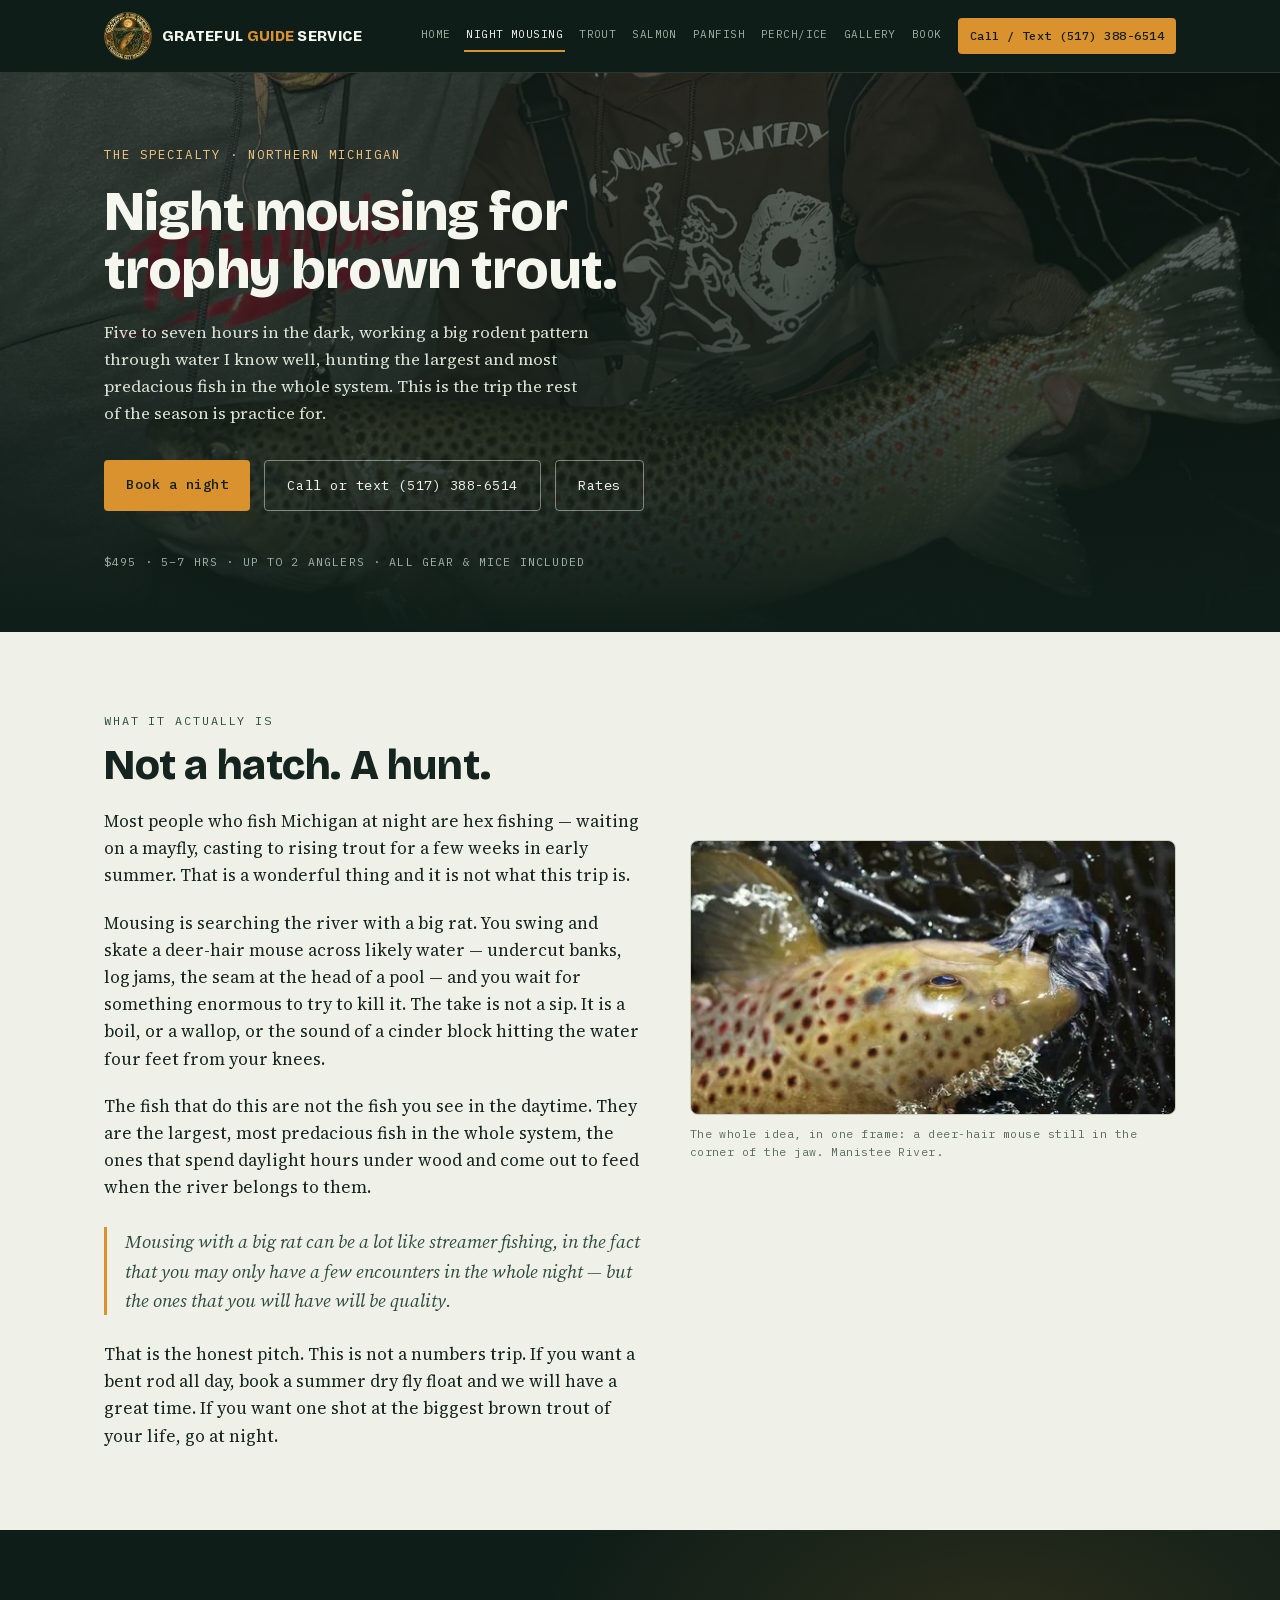
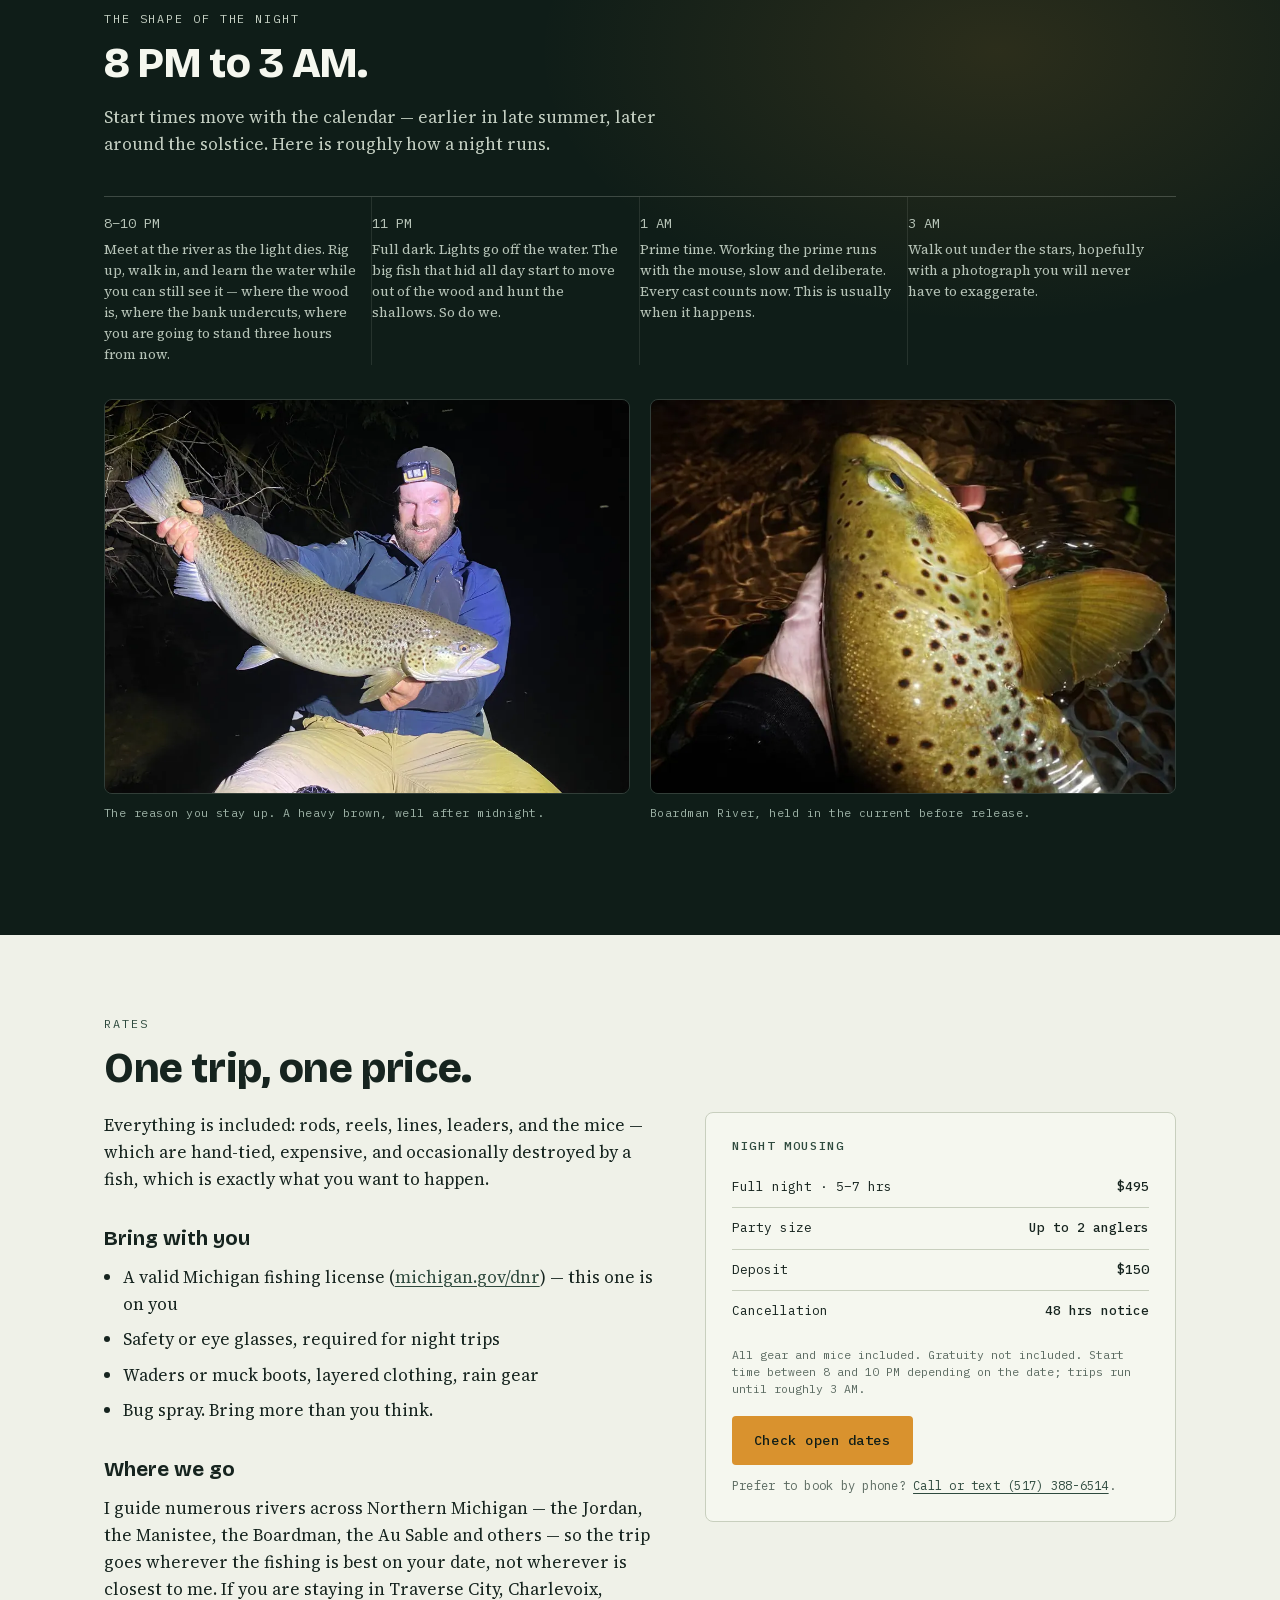
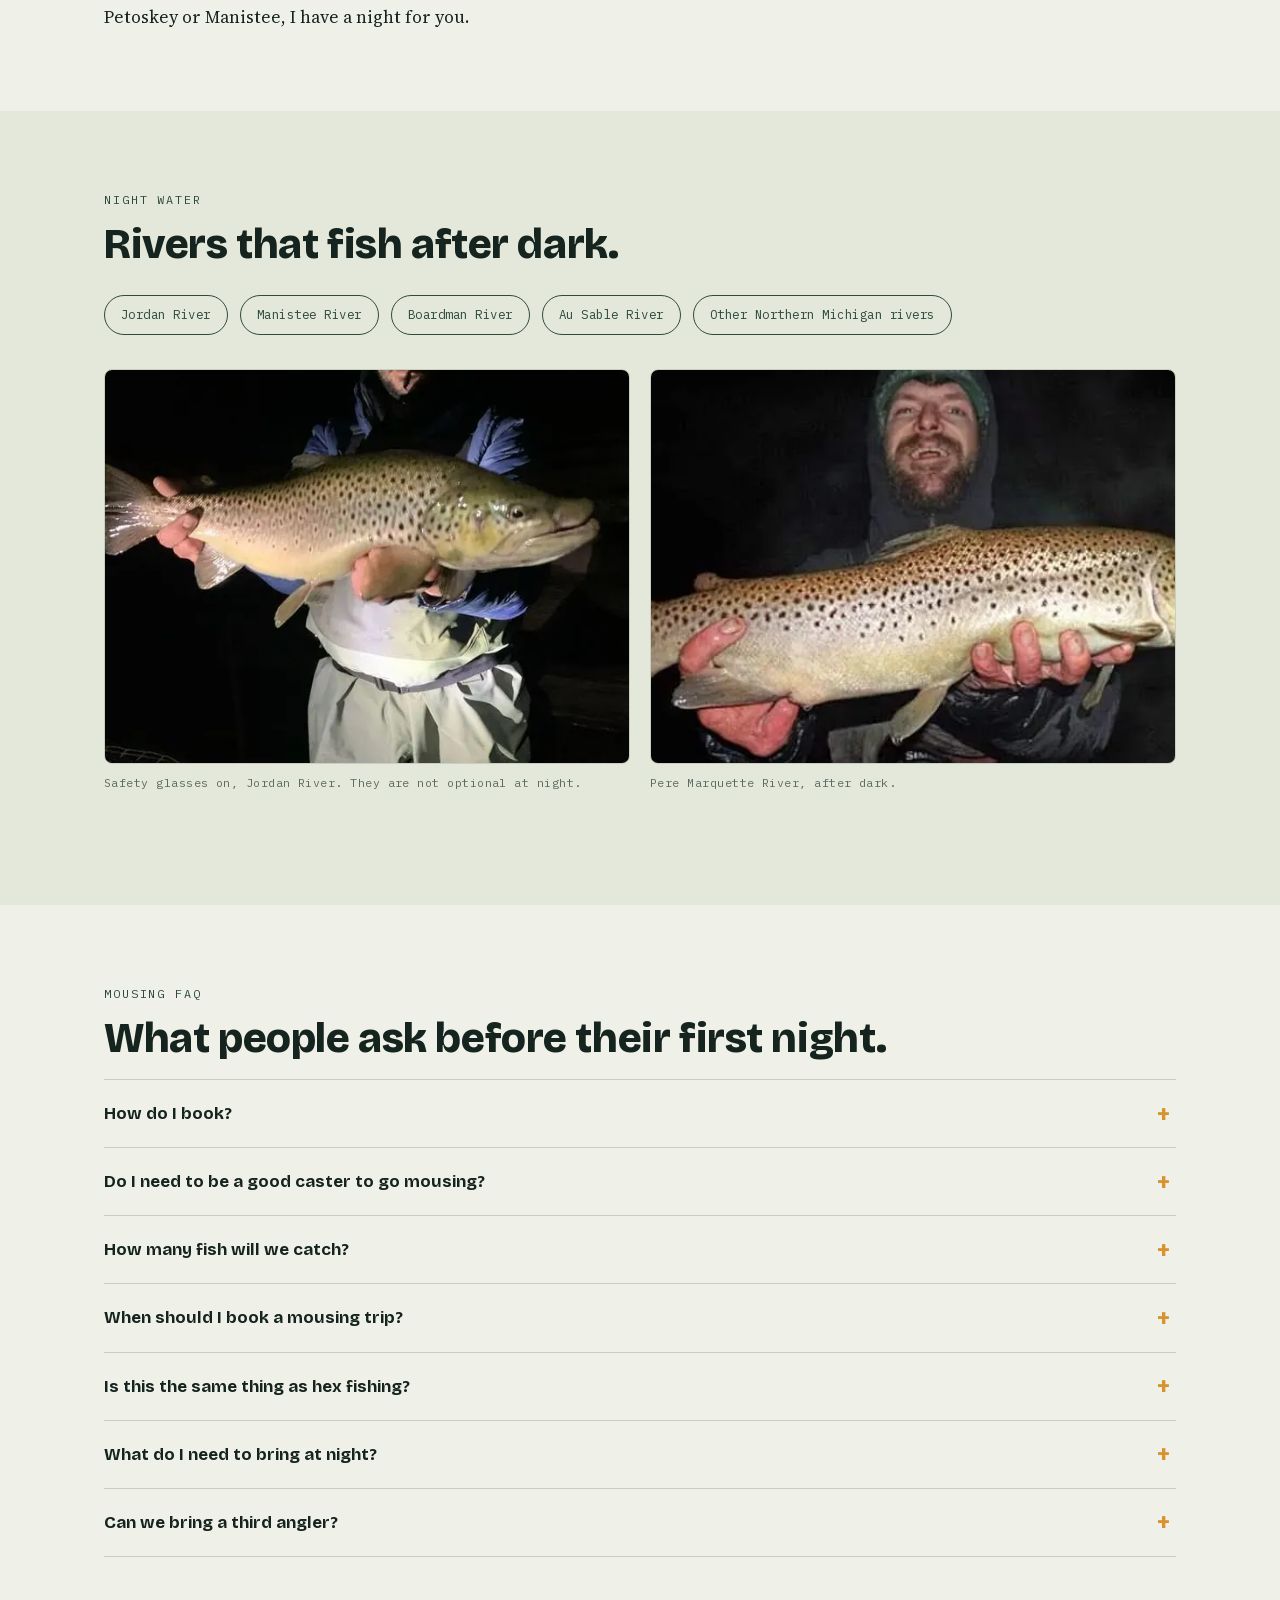
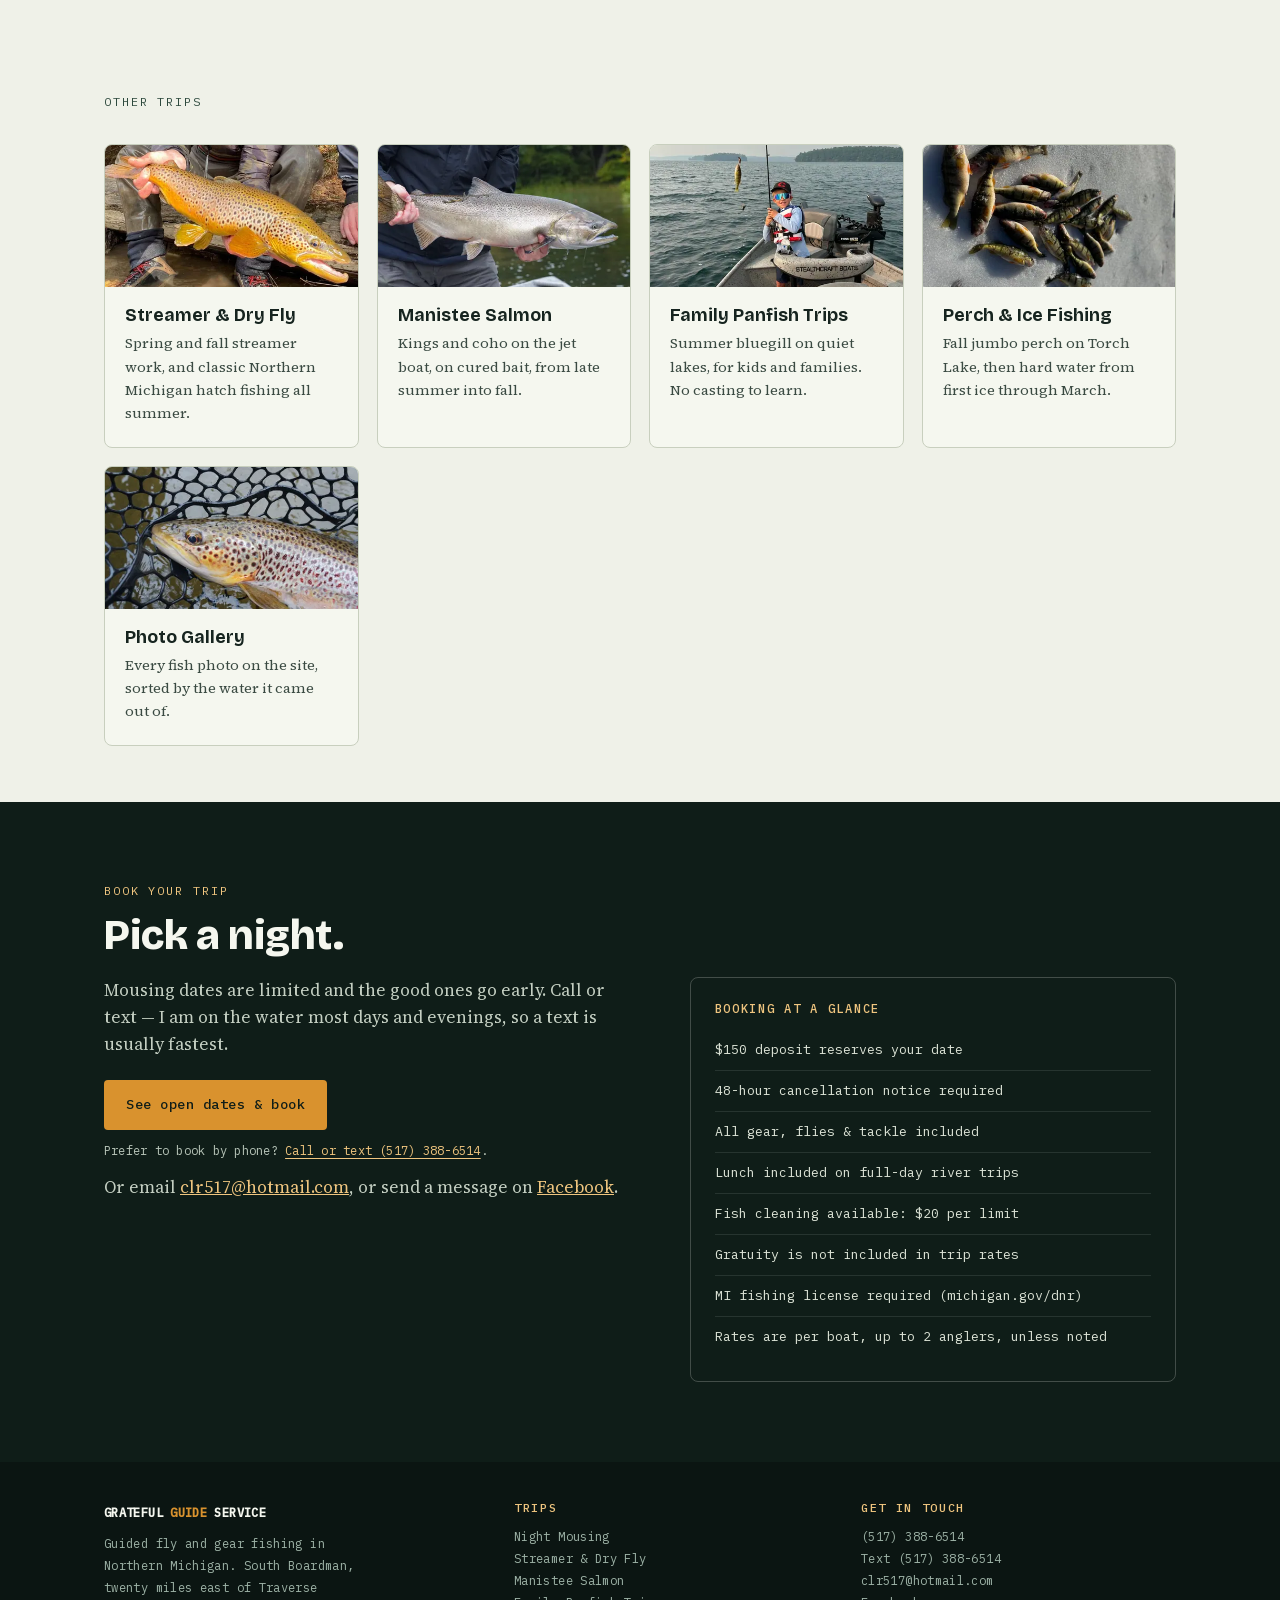
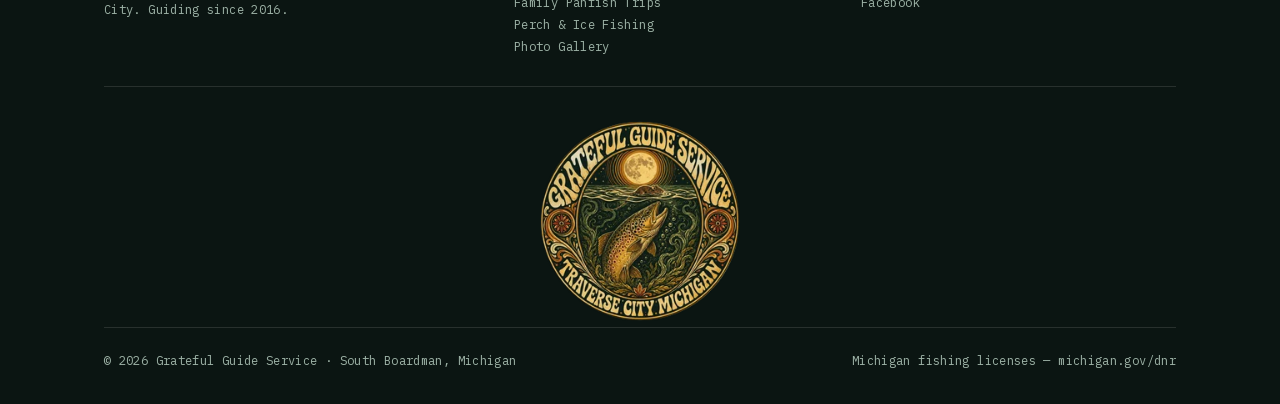
<file: night-mousing/index.html>
<!DOCTYPE html>
<html lang="en" class="no-js">
<head>
<meta charset="UTF-8">
<meta name="viewport" content="width=device-width, initial-scale=1">
<title>Night Mousing for Trophy Brown Trout | Michigan Guided Trips — Grateful Guide Service</title>
<meta name="description" content="Guided night mousing trips for trophy brown trout on Northern Michigan rivers. 5–7 hours after dark, 8 PM to roughly 3 AM, $495 for up to 2 anglers, all gear and mice included. Book with Casey Richardson: (517) 388-6514.">
<link rel="canonical" href="https://www.gratefulguideservice.com/night-mousing/">
<meta name="theme-color" content="#0F1D18">
<link rel="icon" href="../favicon.ico" sizes="16x16 32x32 48x48">
<link rel="icon" href="../assets/img/icon-16.png" sizes="16x16" type="image/png">
<link rel="icon" href="../assets/img/icon-32.png" sizes="32x32" type="image/png">
<link rel="icon" href="../assets/img/icon-192.png" sizes="192x192" type="image/png">
<link rel="icon" href="../assets/img/icon-512.png" sizes="512x512" type="image/png">
<link rel="apple-touch-icon" sizes="180x180" href="../assets/img/icon-180.png">
<link rel="manifest" href="../site.webmanifest">
<meta property="og:type" content="article">
<meta property="og:site_name" content="Grateful Guide Service">
<meta property="og:title" content="Night Mousing for Trophy Brown Trout | Michigan Guided Trips — Grateful Guide Service">
<meta property="og:description" content="Guided night mousing trips for trophy brown trout on Northern Michigan rivers. 5–7 hours after dark, 8 PM to roughly 3 AM, $495 for up to 2 anglers, all gear and mice included. Book with Casey Richardson: (517) 388-6514.">
<meta property="og:url" content="https://www.gratefulguideservice.com/night-mousing/">
<meta property="og:image" content="https://www.gratefulguideservice.com/assets/img/og-image.png">
<meta property="og:image:type" content="image/png">
<meta property="og:image:width" content="1200">
<meta property="og:image:height" content="630">
<meta property="og:image:alt" content="Grateful Guide Service badge: a brown trout rising to a mouse fly under a full moon, Traverse City, Michigan">
<meta name="twitter:card" content="summary_large_image">
<link rel="preload" href="../assets/fonts/bricolage-grotesque-normal-400-800.woff2" as="font" type="font/woff2" crossorigin>
<link rel="preload" href="../assets/fonts/source-serif-4-normal-400-600.woff2" as="font" type="font/woff2" crossorigin>
<link rel="stylesheet" href="../assets/fonts/fonts.css">
<link rel="stylesheet" href="../assets/css/site.css">
<script type="application/ld+json">
{
  "@context": "https://schema.org",
  "@type": "Service",
  "@id": "https://www.gratefulguideservice.com/night-mousing/#service",
  "name": "Night Mousing Trips for Brown Trout",
  "description": "A guided after-dark fly fishing trip working large deer-hair mouse patterns for trophy brown trout on Northern Michigan rivers. 5–7 hours, starting between 8 and 10 PM and running until roughly 3 AM. All gear and mice included.",
  "serviceType": "Guided fly fishing trip",
  "url": "https://www.gratefulguideservice.com/night-mousing/",
  "provider": {
    "@id": "https://www.gratefulguideservice.com/#business"
  },
  "areaServed": {
    "@type": "State",
    "name": "Michigan"
  },
  "offers": [
    {
      "@type": "Offer",
      "name": "Night Mousing Trip (5–7 hrs, up to 2 anglers)",
      "price": "495",
      "priceCurrency": "USD",
      "availability": "https://schema.org/InStock"
    }
  ]
}
</script>
<script type="application/ld+json">
{
  "@context": "https://schema.org",
  "@type": "FAQPage",
  "mainEntity": [
    {
      "@type": "Question",
      "name": "How do I book?",
      "acceptedAnswer": {
        "@type": "Answer",
        "text": "Two ways, both first-class: pick a trip and an open date on the booking calendar at /book/, or call or text me at (517) 388-6514. A $150 deposit reserves the date, and cancellations require 48 hours notice."
      }
    },
    {
      "@type": "Question",
      "name": "Do I need to be a good caster to go mousing?",
      "acceptedAnswer": {
        "@type": "Answer",
        "text": "No. Mousing is close-quarters, short-line fishing — you are not throwing eighty feet in the dark. If you can put a heavy fly thirty feet and swing it under control, you can do this. I will spend the first hour of light getting your stroke where it needs to be."
      }
    },
    {
      "@type": "Question",
      "name": "How many fish will we catch?",
      "acceptedAnswer": {
        "@type": "Answer",
        "text": "Mousing is like streamer fishing: you may only have a few encounters in the whole night, but the ones you have will be quality. Some nights produce several fish; some produce one you will remember for years. I do not sell numbers on this trip."
      }
    },
    {
      "@type": "Question",
      "name": "When should I book a mousing trip?",
      "acceptedAnswer": {
        "@type": "Answer",
        "text": "Summer, broadly — the warm months when trout feed hard after dark. Dates go quickly around the peak, so book ahead. Call or text and I will tell you honestly what the river is doing."
      }
    },
    {
      "@type": "Question",
      "name": "Is this the same thing as hex fishing?",
      "acceptedAnswer": {
        "@type": "Answer",
        "text": "No. Hex fishing is a hatch — you are fishing a mayfly to rising trout for a few weeks a year. Mousing is hunting. You are working a big rodent pattern through prime lies looking for the largest, most predacious fish in the system, and it is not tied to a hatch window."
      }
    },
    {
      "@type": "Question",
      "name": "What do I need to bring at night?",
      "acceptedAnswer": {
        "@type": "Answer",
        "text": "Safety or eye glasses (required — a size 2 deer-hair mouse moving in the dark is no joke), layered clothing, bug spray, and waders or muck boots. Bring a headlamp if you have one, though we keep light off the water. Rods, reels, mice, leaders and tackle are included."
      }
    },
    {
      "@type": "Question",
      "name": "Can we bring a third angler?",
      "acceptedAnswer": {
        "@type": "Answer",
        "text": "The night trip is priced for up to two anglers. Night fishing is close work in the dark and two is the number that fishes well. Ask me if you have a third."
      }
    }
  ]
}
</script>
<script type="application/ld+json">
{
  "@context": "https://schema.org",
  "@type": "BreadcrumbList",
  "itemListElement": [
    {
      "@type": "ListItem",
      "position": 1,
      "name": "Home",
      "item": "https://www.gratefulguideservice.com/"
    },
    {
      "@type": "ListItem",
      "position": 2,
      "name": "Night Mousing",
      "item": "https://www.gratefulguideservice.com/night-mousing/"
    }
  ]
}
</script>
</head>
<body>
<a class="skip-link" href="#main">Skip to content</a>
<header class="topbar">
  <div class="wrap">
    <a class="brand" href="../">
      <span class="brand-badge"><picture>
  <source type="image/webp" srcset="../assets/img/logo-80.webp 1x, ../assets/img/logo-120.webp 2x">
  <img src="../assets/img/logo-80.png" srcset="../assets/img/logo-80.png 1x, ../assets/img/logo-120.png 2x"
       width="56" height="56" alt=""
       fetchpriority="high" decoding="async">
</picture></span>
      <span class="brand-text">GRATEFUL <span>GUIDE</span> SERVICE</span>
    </a>
    <button class="nav-toggle" type="button" aria-expanded="false" aria-controls="primary-nav">Menu</button>
    <nav class="main" id="primary-nav" aria-label="Primary">
        <a href="../">Home</a>
        <a href="../night-mousing/" aria-current="page">Night Mousing</a>
        <a href="../trout-fishing/">Trout</a>
        <a href="../salmon-fishing-manistee/">Salmon</a>
        <a href="../family-panfish-trips/">Panfish</a>
        <a href="../perch-fishing-torch-lake/">Perch/Ice</a>
        <a href="../gallery/">Gallery</a>
        <a href="../book/">Book</a>
    </nav>
    <a class="call-btn" href="tel:+15173886514">Call / Text (517) 388-6514</a>
  </div>
</header>
<div class="callbar">
  <a class="bar-call" href="tel:+15173886514">Call (517) 388-6514</a>
  <a class="bar-text" href="sms:+15173886514">Text</a>
</div>
<main id="main">

  <div class="hero hero-page">
    <div class="hero-media">
      <picture>
  
  <source type="image/webp" srcset="../assets/img/jordan-river-night-double-480.webp 480w, ../assets/img/jordan-river-night-double-960.webp 960w, ../assets/img/jordan-river-night-double-1600.webp 1600w, ../assets/img/jordan-river-night-double-2250.webp 2250w" sizes="100vw">
  <img src="../assets/img/jordan-river-night-double-2250.jpg" srcset="../assets/img/jordan-river-night-double-480.jpg 480w, ../assets/img/jordan-river-night-double-960.jpg 960w, ../assets/img/jordan-river-night-double-1600.jpg 1600w, ../assets/img/jordan-river-night-double-2250.jpg 2250w" sizes="100vw" alt=""
       data-art-directed="true" style="object-position:center 70%;--hero-pos-mobile:center 55%" fetchpriority="high" decoding="async">
</picture>
    </div>
    <div class="wrap">
      <p class="eyebrow">The Specialty · Northern Michigan</p>
      <h1>Night mousing for trophy brown trout.</h1>
      <p class="lede">Five to seven hours in the dark, working a big rodent pattern through water I know well, hunting the largest and most predacious fish in the whole system. This is the trip the rest of the season is practice for.</p>
      <div class="cta-row">
        <a class="btn btn-amber" href="../book/">Book a night</a>
        <a class="btn btn-ghost" href="tel:+15173886514">Call or text (517) 388-6514</a>
        <a class="btn btn-ghost" href="#rates">Rates</a>
      </div>
      <p class="since">$495 · 5–7 hrs · up to 2 anglers · all gear &amp; mice included</p>
    </div>
  </div>

  <section>
    <div class="wrap">
      <p class="kicker">What It Actually Is</p>
      <h2>Not a hatch. A hunt.</h2>
      <div class="dark-cols" style="grid-template-columns:1.05fr .95fr;align-items:start">
        <div class="prose">
          <p>Most people who fish Michigan at night are hex fishing — waiting on a mayfly, casting to rising trout for a few weeks in early summer. That is a wonderful thing and it is not what this trip is.</p>
          <p>Mousing is searching the river with a big rat. You swing and skate a deer-hair mouse across likely water — undercut banks, log jams, the seam at the head of a pool — and you wait for something enormous to try to kill it. The take is not a sip. It is a boil, or a wallop, or the sound of a cinder block hitting the water four feet from your knees.</p>
          <p>The fish that do this are not the fish you see in the daytime. They are the largest, most predacious fish in the whole system, the ones that spend daylight hours under wood and come out to feed when the river belongs to them.</p>
          <blockquote>Mousing with a big rat can be a lot like streamer fishing, in the fact that you may only have a few encounters in the whole night — but the ones that you will have will be quality.</blockquote>
          <p>That is the honest pitch. This is not a numbers trip. If you want a bent rod all day, book a summer dry fly float and we will have a great time. If you want one shot at the biggest brown trout of your life, go at night.</p>
        </div>
        <div>
          <figure class="shot">
  <picture>
  <source type="image/webp" srcset="../assets/img/manistee-mouse-in-net-480.webp 480w, ../assets/img/manistee-mouse-in-net-960.webp 960w, ../assets/img/manistee-mouse-in-net-1440.webp 1440w" sizes="(max-width: 860px) 92vw, 470px">
  <img src="../assets/img/manistee-mouse-in-net-1440.jpg" srcset="../assets/img/manistee-mouse-in-net-480.jpg 480w, ../assets/img/manistee-mouse-in-net-960.jpg 960w, ../assets/img/manistee-mouse-in-net-1440.jpg 1440w" sizes="(max-width: 860px) 92vw, 470px"
       width="1440" height="812"
       alt="Brown trout in the net on the Manistee River with a deer-hair mouse still in its jaw"
       loading="lazy" decoding="async">
</picture>
  <figcaption>The whole idea, in one frame: a deer-hair mouse still in the corner of the jaw. Manistee River.</figcaption>
</figure>
        </div>
      </div>
    </div>
  </section>

  <section class="after-dark">
    <div class="wrap">
      <p class="kicker">The Shape of the Night</p>
      <h2>8 PM to 3 AM.</h2>
      <p class="section-intro">Start times move with the calendar — earlier in late summer, later around the solstice. Here is roughly how a night runs.</p>

      <div class="night-log">
        <div class="timeline">
          <div class="tl-cell">
            <p class="tl-time">8–10 PM</p>
            <p>Meet at the river as the light dies. Rig up, walk in, and learn the water while you can still see it — where the wood is, where the bank undercuts, where you are going to stand three hours from now.</p>
          </div>
          <div class="tl-cell">
            <p class="tl-time">11 PM</p>
            <p>Full dark. Lights go off the water. The big fish that hid all day start to move out of the wood and hunt the shallows. So do we.</p>
          </div>
          <div class="tl-cell">
            <p class="tl-time">1 AM</p>
            <p>Prime time. Working the prime runs with the mouse, slow and deliberate. Every cast counts now. This is usually when it happens.</p>
          </div>
          <div class="tl-cell">
            <p class="tl-time">3 AM</p>
            <p>Walk out under the stars, hopefully with a photograph you will never have to exaggerate.</p>
          </div>
        </div>
      </div>

      <div class="duo">
        <figure class="shot">
          <picture>
  <source type="image/webp" srcset="../assets/img/night-brown-heavy-480.webp 480w, ../assets/img/night-brown-heavy-960.webp 960w, ../assets/img/night-brown-heavy-1600.webp 1600w" sizes="(max-width: 700px) 92vw, 520px">
  <img src="../assets/img/night-brown-heavy-1600.jpg" srcset="../assets/img/night-brown-heavy-480.jpg 480w, ../assets/img/night-brown-heavy-960.jpg 960w, ../assets/img/night-brown-heavy-1600.jpg 1600w" sizes="(max-width: 700px) 92vw, 520px"
       width="1600" height="2133"
       alt="Angler seated on the boat holding a heavy brown trout in the dark, landing net at his feet"
       loading="lazy" decoding="async">
</picture>
          <figcaption>The reason you stay up. A heavy brown, well after midnight.</figcaption>
        </figure>
        <figure class="shot">
          <picture>
  <source type="image/webp" srcset="../assets/img/boardman-brown-night-480.webp 480w, ../assets/img/boardman-brown-night-960.webp 960w, ../assets/img/boardman-brown-night-1080.webp 1080w" sizes="(max-width: 700px) 92vw, 520px">
  <img src="../assets/img/boardman-brown-night-1080.jpg" srcset="../assets/img/boardman-brown-night-480.jpg 480w, ../assets/img/boardman-brown-night-960.jpg 960w, ../assets/img/boardman-brown-night-1080.jpg 1080w" sizes="(max-width: 700px) 92vw, 520px"
       width="1080" height="721"
       alt="Brown trout held in the current at night on the Boardman River near Traverse City"
       loading="lazy" decoding="async">
</picture>
          <figcaption>Boardman River, held in the current before release.</figcaption>
        </figure>
      </div>
    </div>
  </section>

  <section id="rates">
    <div class="wrap">
      <p class="kicker">Rates</p>
      <h2>One trip, one price.</h2>
      <div class="dark-cols" style="align-items:start">
        <div class="prose">
          <p>Everything is included: rods, reels, lines, leaders, and the mice — which are hand-tied, expensive, and occasionally destroyed by a fish, which is exactly what you want to happen.</p>
          <h3>Bring with you</h3>
          <ul>
            <li>A valid Michigan fishing license (<a href="https://www.michigan.gov/dnr" rel="noopener">michigan.gov/dnr</a>) — this one is on you</li>
            <li>Safety or eye glasses, required for night trips</li>
            <li>Waders or muck boots, layered clothing, rain gear</li>
            <li>Bug spray. Bring more than you think.</li>
          </ul>
          <h3>Where we go</h3>
          <p>I guide numerous rivers across Northern Michigan — the Jordan, the Manistee, the Boardman, the Au Sable and others — so the trip goes wherever the fishing is best on your date, not wherever is closest to me. If you are staying in Traverse City, Charlevoix, Petoskey or Manistee, I have a night for you.</p>
        </div>
        <div class="rates">
          <h3>Night Mousing</h3>
          <div class="price-lines">
            <div class="price-line"><span>Full night · 5–7 hrs</span><span class="amt">$495</span></div>
            <div class="price-line"><span>Party size</span><span class="amt">Up to 2 anglers</span></div>
            <div class="price-line"><span>Deposit</span><span class="amt">$150</span></div>
            <div class="price-line"><span>Cancellation</span><span class="amt">48 hrs notice</span></div>
          </div>
          <p class="fine">All gear and mice included. Gratuity not included. Start time between 8 and 10 PM depending on the date; trips run until roughly 3 AM.</p>

          <p style="margin-top:18px"><a class="btn btn-amber" href="../book/">Check open dates</a></p>
          <p class="alt-contact">Prefer to book by phone? <a href="tel:+15173886514">Call or text (517) 388-6514</a>.</p>
        </div>
      </div>
    </div>
  </section>

  <section class="rivers">
    <div class="wrap">
      <p class="kicker">Night Water</p>
      <h2>Rivers that fish after dark.</h2>
      <ul class="river-chips">
        <li class="chip">Jordan River</li>
        <li class="chip">Manistee River</li>
        <li class="chip">Boardman River</li>
        <li class="chip">Au Sable River</li>
        <li class="chip">Other Northern Michigan rivers</li>
      </ul>
      <div class="duo">
        <figure class="shot">
          <picture>
  <source type="image/webp" srcset="../assets/img/jordan-brown-safety-glasses-480.webp 480w, ../assets/img/jordan-brown-safety-glasses-600.webp 600w" sizes="(max-width: 700px) 46vw, 520px">
  <img src="../assets/img/jordan-brown-safety-glasses-600.jpg" srcset="../assets/img/jordan-brown-safety-glasses-480.jpg 480w, ../assets/img/jordan-brown-safety-glasses-600.jpg 600w" sizes="(max-width: 700px) 46vw, 520px"
       width="600" height="600"
       alt="Angler in safety glasses holding a brown trout caught at night on the Jordan River"
       loading="lazy" decoding="async">
</picture>
          <figcaption>Safety glasses on, Jordan River. They are not optional at night.</figcaption>
        </figure>
        <figure class="shot">
          <picture>
  <source type="image/webp" srcset="../assets/img/pm-brown-trout-night-480.webp 480w, ../assets/img/pm-brown-trout-night-720.webp 720w" sizes="(max-width: 700px) 46vw, 520px">
  <img src="../assets/img/pm-brown-trout-night-720.jpg" srcset="../assets/img/pm-brown-trout-night-480.jpg 480w, ../assets/img/pm-brown-trout-night-720.jpg 720w" sizes="(max-width: 700px) 46vw, 520px"
       width="720" height="363"
       alt="Angler in a hood holding a long brown trout caught after dark on the Pere Marquette River"
       loading="lazy" decoding="async">
</picture>
          <figcaption>Pere Marquette River, after dark.</figcaption>
        </figure>
      </div>
    </div>
  </section>

  
  <section class="faq" id="faq">
    <div class="wrap">
      <p class="kicker">Mousing FAQ</p>
      <h2>What people ask before their first night.</h2>
      <details>
        <summary>How do I book?</summary>
        <p>Two ways, both first-class: pick a trip and an open date on the <a href="../book/">booking calendar</a>, or call or text me at <a href="tel:+15173886514">(517) 388-6514</a>. A $150 deposit reserves the date, and cancellations require 48 hours notice.</p>
      </details>
      <details>
        <summary>Do I need to be a good caster to go mousing?</summary>
        <p>No. Mousing is close-quarters, short-line fishing — you are not throwing eighty feet in the dark. If you can put a heavy fly thirty feet and swing it under control, you can do this. I will spend the first hour of light getting your stroke where it needs to be.</p>
      </details>
      <details>
        <summary>How many fish will we catch?</summary>
        <p>Mousing is like streamer fishing: you may only have a few encounters in the whole night, but the ones you have will be quality. Some nights produce several fish; some produce one you will remember for years. I do not sell numbers on this trip.</p>
      </details>
      <details>
        <summary>When should I book a mousing trip?</summary>
        <p>Summer, broadly — the warm months when trout feed hard after dark. Dates go quickly around the peak, so book ahead. Call or text and I will tell you honestly what the river is doing.</p>
      </details>
      <details>
        <summary>Is this the same thing as hex fishing?</summary>
        <p>No. Hex fishing is a hatch — you are fishing a mayfly to rising trout for a few weeks a year. Mousing is hunting. You are working a big rodent pattern through prime lies looking for the largest, most predacious fish in the system, and it is not tied to a hatch window.</p>
      </details>
      <details>
        <summary>What do I need to bring at night?</summary>
        <p>Safety or eye glasses — required, because a big deer-hair mouse moving in the dark is no joke — plus layered clothing, bug spray, and waders or muck boots. Bring a headlamp if you have one, though we keep light off the water as much as possible. Rods, reels, mice, leaders and tackle are included.</p>
      </details>
      <details>
        <summary>Can we bring a third angler?</summary>
        <p>The night trip is priced for up to two anglers. Night fishing is close work in the dark, and two is the number that fishes well. Ask me if you have a third.</p>
      </details>
    </div>
  </section>
  
  <section class="tight">
    <div class="wrap">
      <p class="kicker">Other trips</p>
      <div class="next-grid">
        <a class="next-card" href="../trout-fishing/">
          <picture>
  <source type="image/webp" srcset="../assets/img/trout-hero-golden-brown-480.webp 480w, ../assets/img/trout-hero-golden-brown-960.webp 960w, ../assets/img/trout-hero-golden-brown-1600.webp 1600w, ../assets/img/trout-hero-golden-brown-1954.webp 1954w" sizes="(max-width: 700px) 92vw, 260px">
  <img src="../assets/img/trout-hero-golden-brown-1954.jpg" srcset="../assets/img/trout-hero-golden-brown-480.jpg 480w, ../assets/img/trout-hero-golden-brown-960.jpg 960w, ../assets/img/trout-hero-golden-brown-1600.jpg 1600w, ../assets/img/trout-hero-golden-brown-1954.jpg 1954w" sizes="(max-width: 700px) 92vw, 260px"
       width="1954" height="1025"
       alt="" data-fit="cover"
       loading="lazy" decoding="async">
</picture>
          <div class="nc-body">
            <h3>Streamer &amp; Dry Fly</h3>
            <p>Spring and fall streamer work, and classic Northern Michigan hatch fishing all summer.</p>
          </div>
        </a>
        <a class="next-card" href="../salmon-fishing-manistee/">
          <picture>
  <source type="image/webp" srcset="../assets/img/manistee-king-salmon-480.webp 480w, ../assets/img/manistee-king-salmon-960.webp 960w, ../assets/img/manistee-king-salmon-1600.webp 1600w, ../assets/img/manistee-king-salmon-2400.webp 2400w" sizes="(max-width: 700px) 92vw, 260px">
  <img src="../assets/img/manistee-king-salmon-2400.jpg" srcset="../assets/img/manistee-king-salmon-480.jpg 480w, ../assets/img/manistee-king-salmon-960.jpg 960w, ../assets/img/manistee-king-salmon-1600.jpg 1600w, ../assets/img/manistee-king-salmon-2400.jpg 2400w" sizes="(max-width: 700px) 92vw, 260px"
       width="2400" height="1600"
       alt="" data-fit="cover"
       loading="lazy" decoding="async">
</picture>
          <div class="nc-body">
            <h3>Manistee Salmon</h3>
            <p>Kings and coho on the jet boat, on cured bait, from late summer into fall.</p>
          </div>
        </a>
        <a class="next-card" href="../family-panfish-trips/">
          <picture>
  <source type="image/webp" srcset="../assets/img/kid-panfish-boat-480.webp 480w, ../assets/img/kid-panfish-boat-960.webp 960w, ../assets/img/kid-panfish-boat-1500.webp 1500w" sizes="(max-width: 700px) 92vw, 260px">
  <img src="../assets/img/kid-panfish-boat-1500.jpg" srcset="../assets/img/kid-panfish-boat-480.jpg 480w, ../assets/img/kid-panfish-boat-960.jpg 960w, ../assets/img/kid-panfish-boat-1500.jpg 1500w" sizes="(max-width: 700px) 92vw, 260px"
       width="1500" height="2000"
       alt="" data-fit="cover"
       loading="lazy" decoding="async">
</picture>
          <div class="nc-body">
            <h3>Family Panfish Trips</h3>
            <p>Summer bluegill on quiet lakes, for kids and families. No casting to learn.</p>
          </div>
        </a>
        <a class="next-card" href="../perch-fishing-torch-lake/">
          <picture>
  <source type="image/webp" srcset="../assets/img/jumbo-perch-limit-480.webp 480w, ../assets/img/jumbo-perch-limit-960.webp 960w, ../assets/img/jumbo-perch-limit-1600.webp 1600w, ../assets/img/jumbo-perch-limit-2400.webp 2400w" sizes="(max-width: 700px) 92vw, 260px">
  <img src="../assets/img/jumbo-perch-limit-2400.jpg" srcset="../assets/img/jumbo-perch-limit-480.jpg 480w, ../assets/img/jumbo-perch-limit-960.jpg 960w, ../assets/img/jumbo-perch-limit-1600.jpg 1600w, ../assets/img/jumbo-perch-limit-2400.jpg 2400w" sizes="(max-width: 700px) 92vw, 260px"
       width="2400" height="1800"
       alt="" data-fit="cover"
       loading="lazy" decoding="async">
</picture>
          <div class="nc-body">
            <h3>Perch &amp; Ice Fishing</h3>
            <p>Fall jumbo perch on Torch Lake, then hard water from first ice through March.</p>
          </div>
        </a>
        <a class="next-card" href="../gallery/">
          <picture>
  <source type="image/webp" srcset="../assets/img/brown-in-net-closeup-480.webp 480w, ../assets/img/brown-in-net-closeup-960.webp 960w, ../assets/img/brown-in-net-closeup-1600.webp 1600w, ../assets/img/brown-in-net-closeup-1616.webp 1616w" sizes="(max-width: 700px) 92vw, 260px">
  <img src="../assets/img/brown-in-net-closeup-1616.jpg" srcset="../assets/img/brown-in-net-closeup-480.jpg 480w, ../assets/img/brown-in-net-closeup-960.jpg 960w, ../assets/img/brown-in-net-closeup-1600.jpg 1600w, ../assets/img/brown-in-net-closeup-1616.jpg 1616w" sizes="(max-width: 700px) 92vw, 260px"
       width="1616" height="1080"
       alt="" data-fit="cover"
       loading="lazy" decoding="async">
</picture>
          <div class="nc-body">
            <h3>Photo Gallery</h3>
            <p>Every fish photo on the site, sorted by the water it came out of.</p>
          </div>
        </a>
      </div>
    </div>
  </section>
  
  <section class="booking" id="book">
    <div class="wrap">
      <p class="kicker">Book Your Trip</p>
      <h2>Pick a night.</h2>
      <div class="book-cols">
        <div>
          <p>Mousing dates are limited and the good ones go early. Call or text — I am on the water most days and evenings, so a text is usually fastest.</p>
          <p style="margin:22px 0 0"><a class="btn btn-amber" href="../book/">See open dates &amp; book</a></p>
          <p class="alt-contact">Prefer to book by phone? <a href="tel:+15173886514">Call or text (517) 388-6514</a>.</p>
          <p style="margin-top:14px">Or email <a class="inline" href="mailto:clr517@hotmail.com">clr517@hotmail.com</a>, or send a message on <a class="inline" href="https://www.facebook.com/gratefulguideservices-107425530788070/" rel="noopener">Facebook</a>.</p>
        </div>
        <div class="policy">
          <h3>Booking at a glance</h3>
          <ul>
            <li>$150 deposit reserves your date</li>
            <li>48-hour cancellation notice required</li>
            <li>All gear, flies &amp; tackle included</li>
            <li>Lunch included on full-day river trips</li>
            <li>Fish cleaning available: $20 per limit</li>
            <li>Gratuity is not included in trip rates</li>
            <li>MI fishing license required (michigan.gov/dnr)</li>
            <li>Rates are per boat, up to 2 anglers, unless noted</li>
          </ul>
        </div>
      </div>
    </div>
  </section>
</main>
<footer class="site">
  <div class="wrap">
    <div class="foot-top">
      <div>
        <p class="foot-brand">GRATEFUL <span>GUIDE</span> SERVICE</p>
        <p class="foot-note">Guided fly and gear fishing in Northern Michigan. South Boardman, twenty miles east of Traverse City. Guiding since 2016.</p>
      </div>
      <div>
        <h2>Trips</h2>
        <ul>
          <li><a href="../night-mousing/">Night Mousing</a></li>
          <li><a href="../trout-fishing/">Streamer &amp; Dry Fly</a></li>
          <li><a href="../salmon-fishing-manistee/">Manistee Salmon</a></li>
          <li><a href="../family-panfish-trips/">Family Panfish Trips</a></li>
          <li><a href="../perch-fishing-torch-lake/">Perch &amp; Ice Fishing</a></li>
          <li><a href="../gallery/">Photo Gallery</a></li>
        </ul>
      </div>
      <div>
        <h2>Get in touch</h2>
        <ul>
          <li><a href="tel:+15173886514">(517) 388-6514</a></li>
          <li><a href="sms:+15173886514">Text (517) 388-6514</a></li>
          <li><a href="mailto:clr517@hotmail.com">clr517@hotmail.com</a></li>
          <li><a href="https://www.facebook.com/gratefulguideservices-107425530788070/" rel="noopener">Facebook</a></li>
        </ul>
      </div>
    </div>
    <div class="foot-badge"><picture>
  <source type="image/webp" srcset="../assets/img/logo-240.webp 1x, ../assets/img/logo-460.webp 2x">
  <img src="../assets/img/logo-240.png" srcset="../assets/img/logo-240.png 1x, ../assets/img/logo-460.png 2x"
       width="200" height="200" alt=""
       loading="lazy" decoding="async">
</picture></div>
    <div class="foot-bottom">
      <p>© 2026 Grateful Guide Service · South Boardman, Michigan</p>
      <p><a href="https://www.michigan.gov/dnr" rel="noopener">Michigan fishing licenses — michigan.gov/dnr</a></p>
    </div>
  </div>
</footer>
<script>
document.documentElement.classList.remove('no-js');
var t=document.querySelector('.nav-toggle'),n=document.getElementById('primary-nav');
if(t&&n){t.addEventListener('click',function(){
  var open=n.classList.toggle('is-open');
  t.setAttribute('aria-expanded',String(open));
});}
</script>

</body>
</html>
</file>
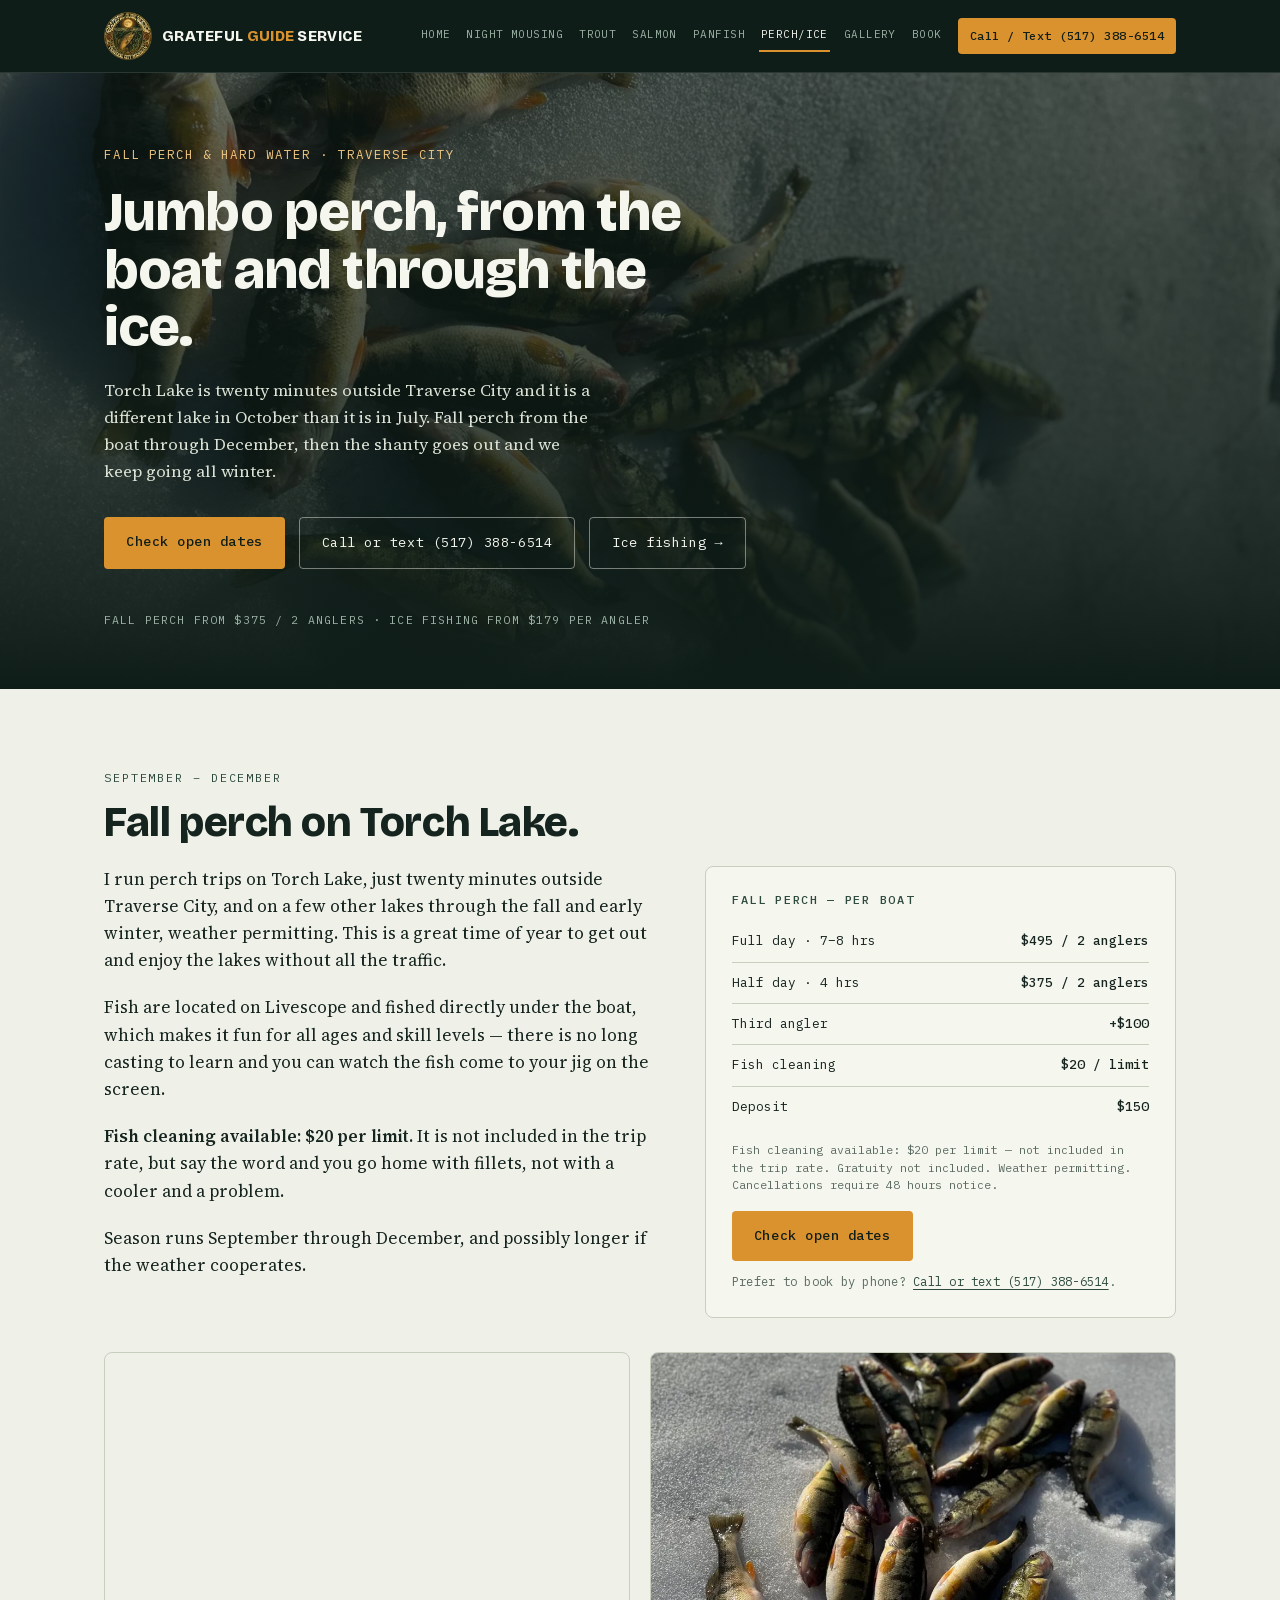
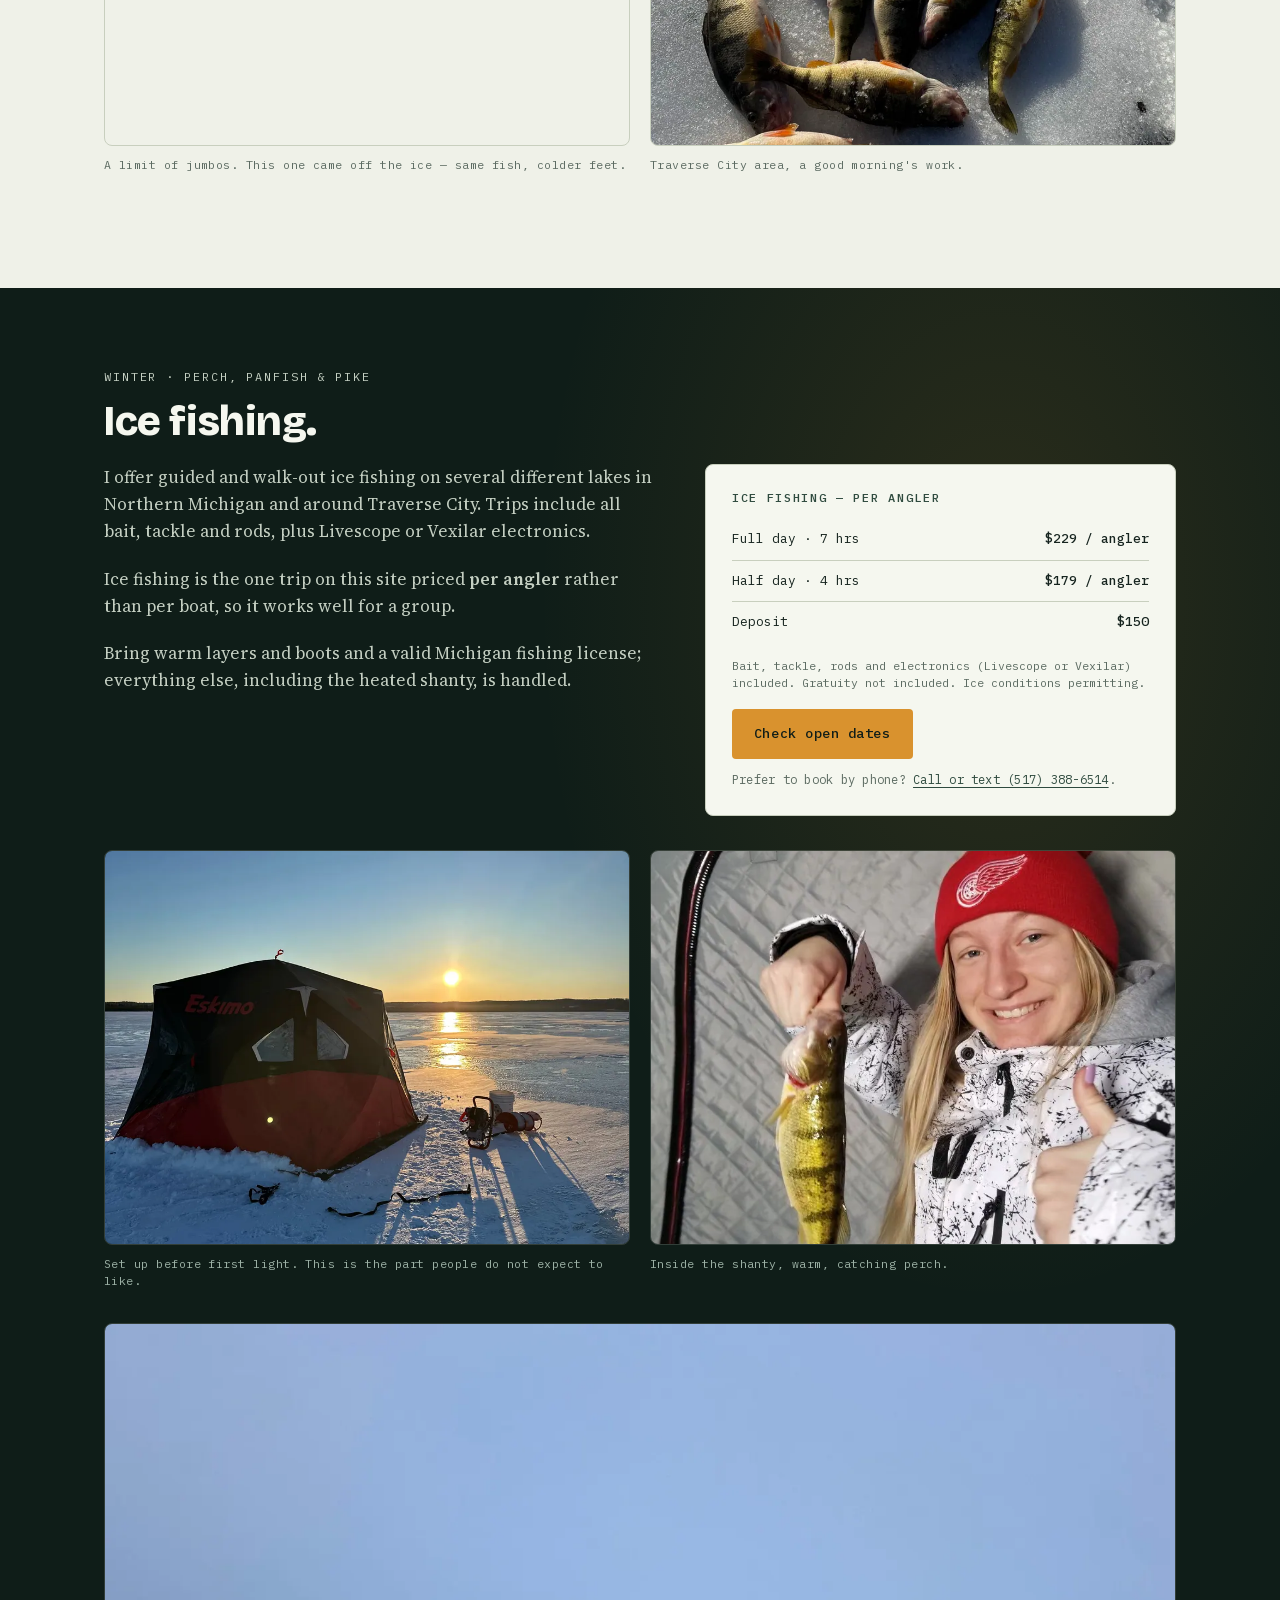
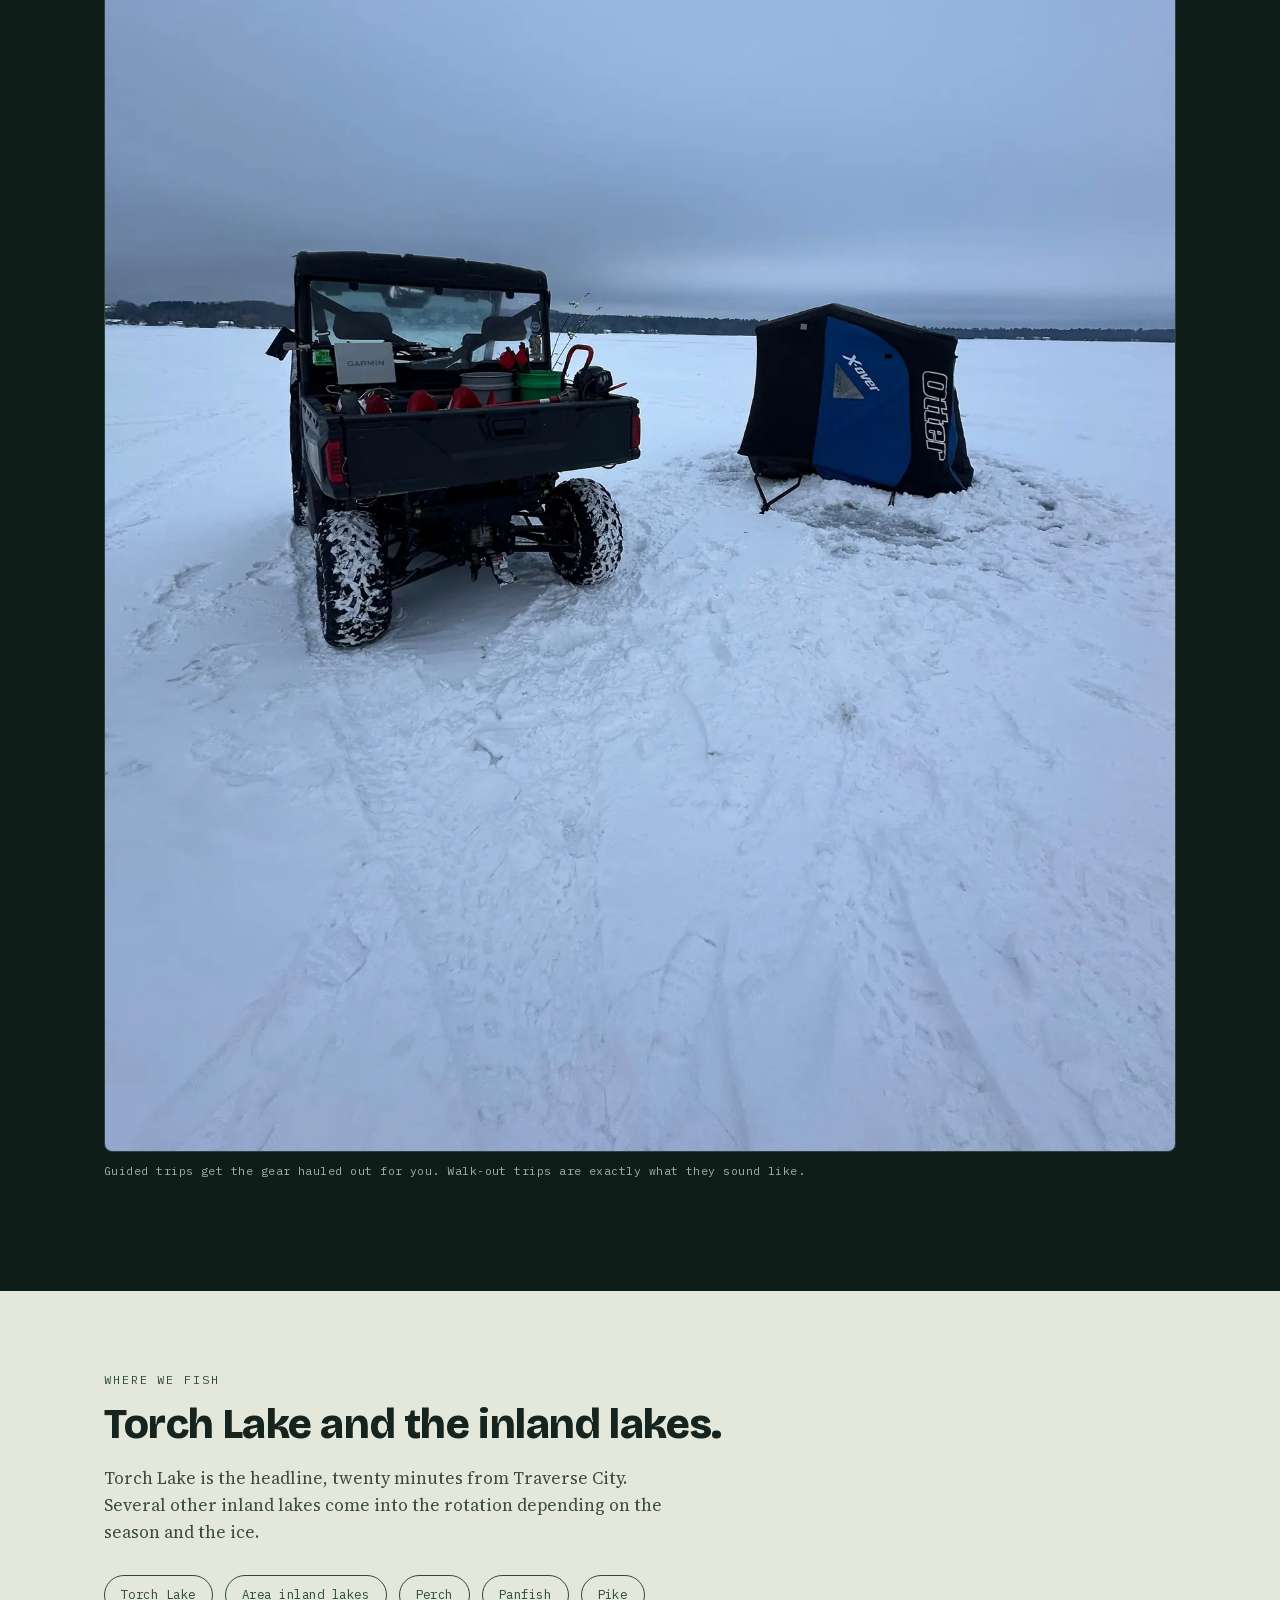
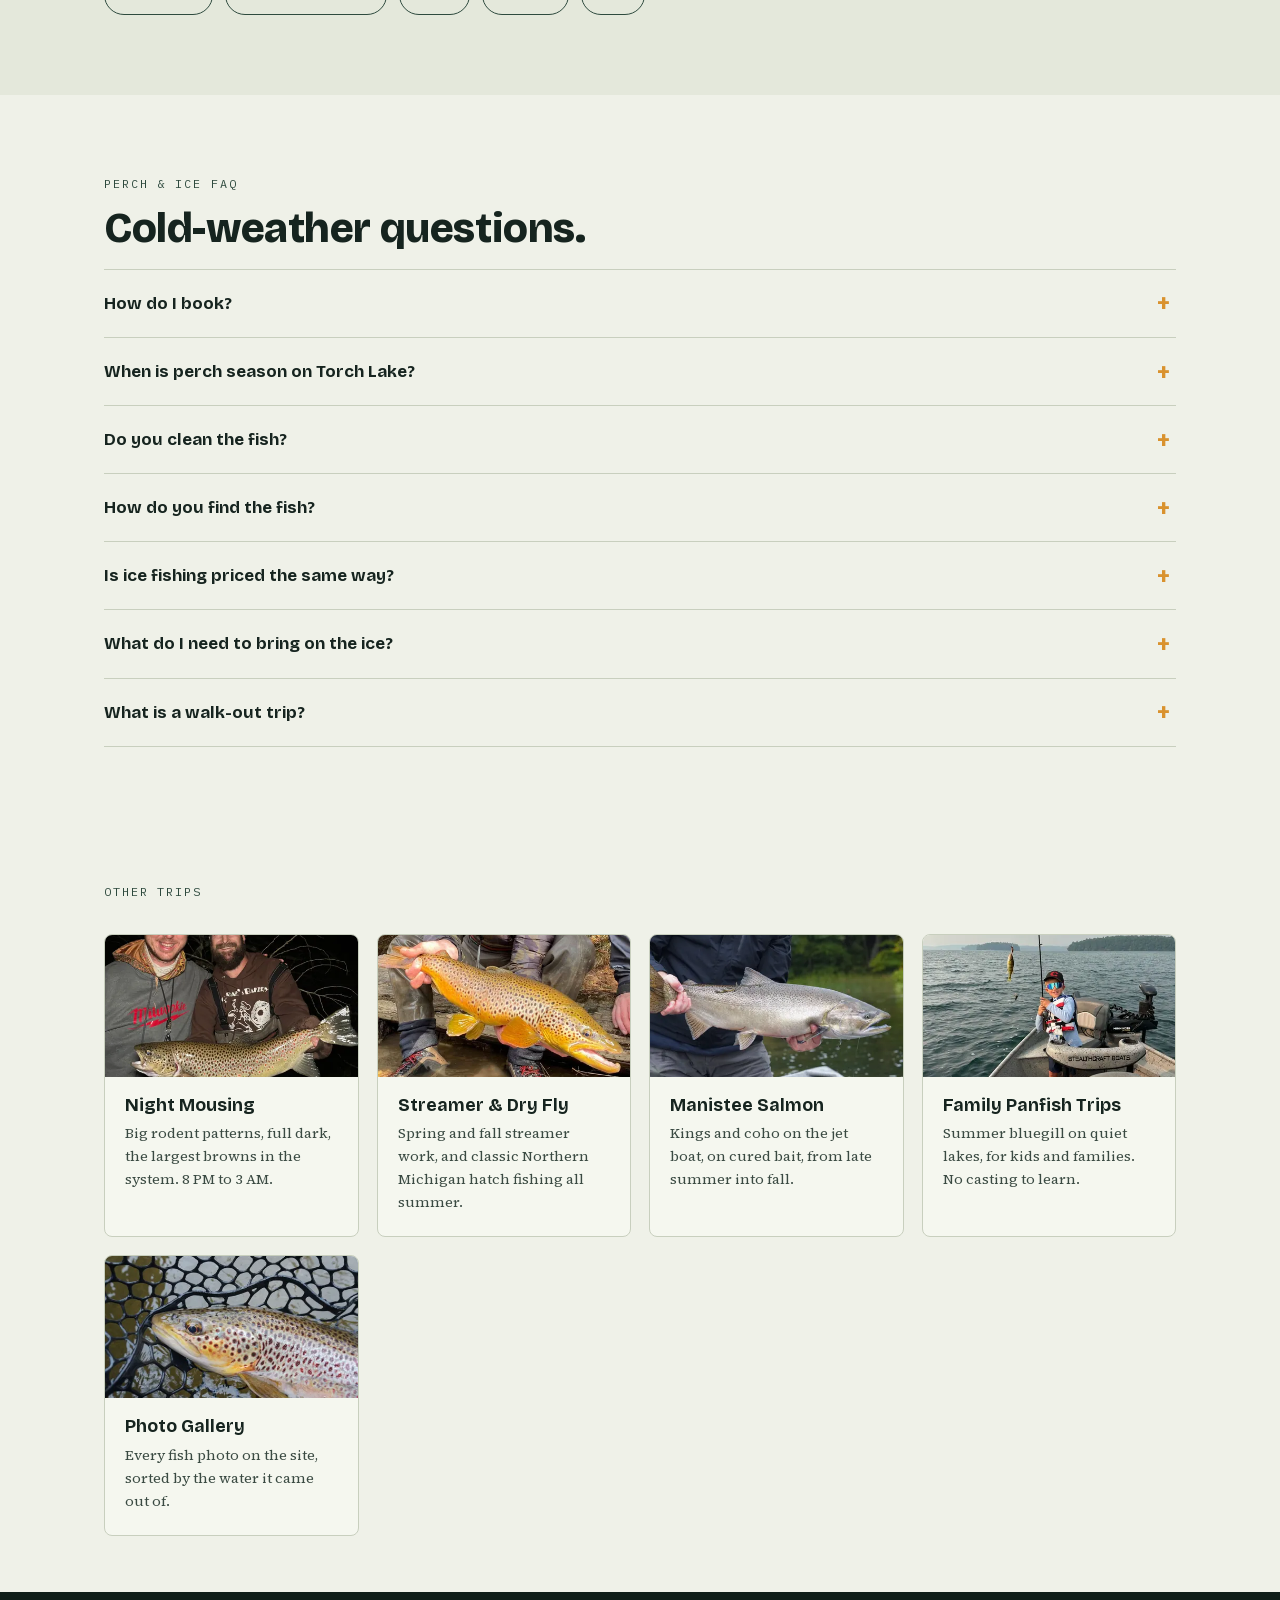
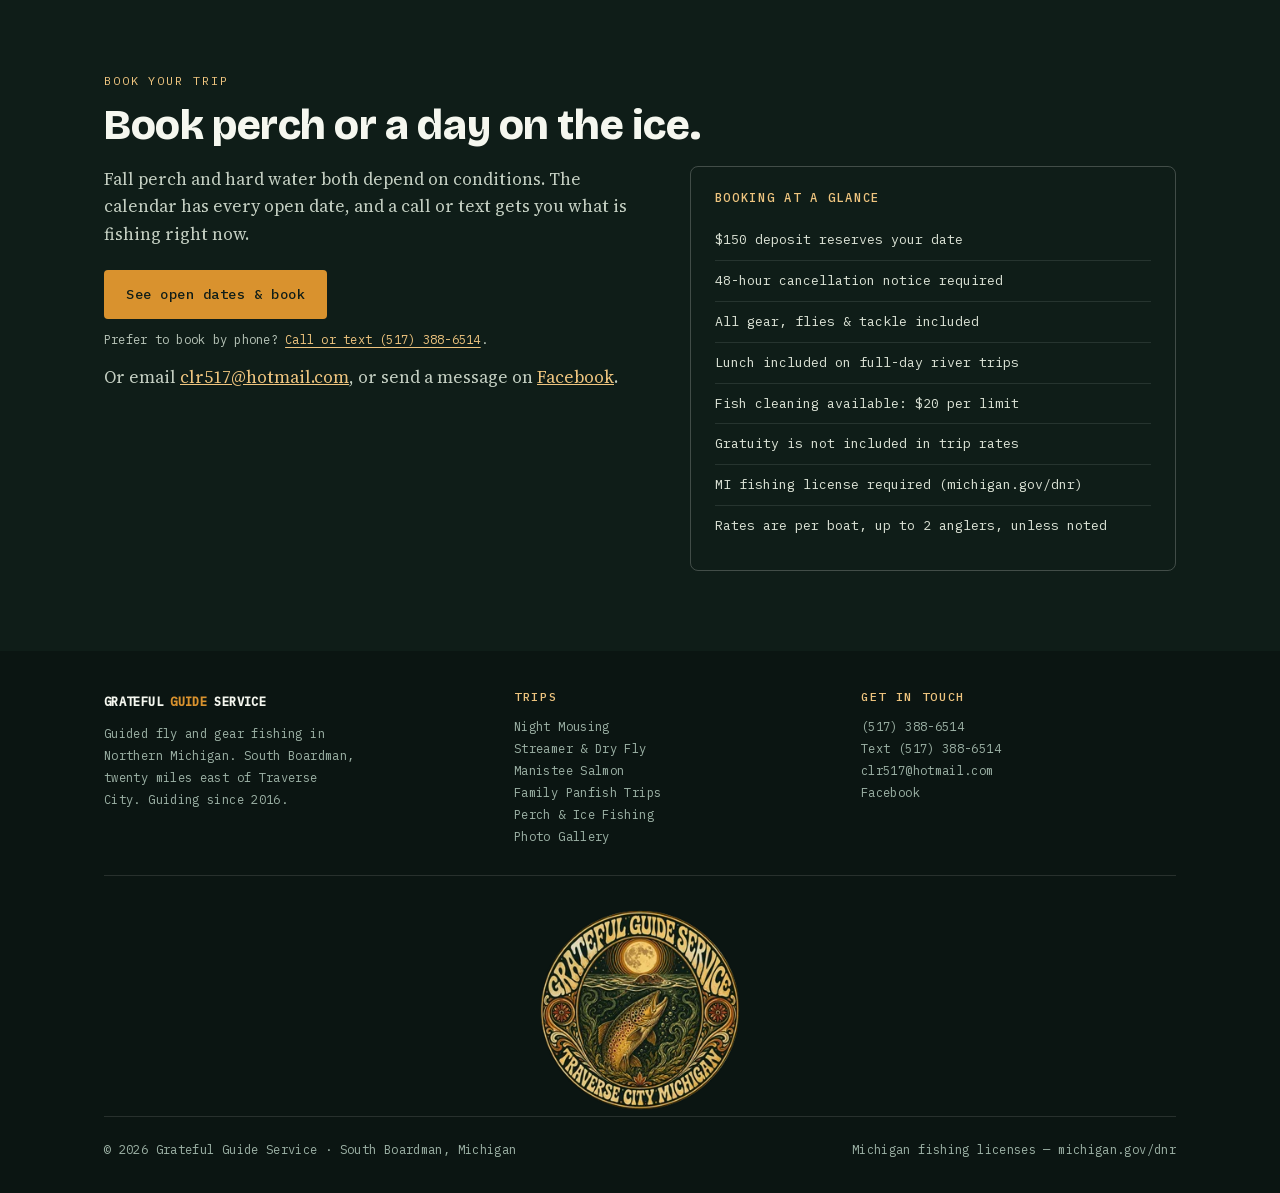
<file: perch-fishing-torch-lake/index.html>
<!DOCTYPE html>
<html lang="en" class="no-js">
<head>
<meta charset="UTF-8">
<meta name="viewport" content="width=device-width, initial-scale=1">
<title>Torch Lake Perch &amp; Michigan Ice Fishing Guide — Grateful Guide Service</title>
<meta name="description" content="Guided fall perch trips on Torch Lake near Traverse City, September through December, plus guided and walk-out ice fishing for perch, panfish and pike, $179 half day / $229 full day per angler. Fish cleaning available: $20 per limit.">
<link rel="canonical" href="https://www.gratefulguideservice.com/perch-fishing-torch-lake/">
<meta name="theme-color" content="#0F1D18">
<link rel="icon" href="../favicon.ico" sizes="16x16 32x32 48x48">
<link rel="icon" href="../assets/img/icon-16.png" sizes="16x16" type="image/png">
<link rel="icon" href="../assets/img/icon-32.png" sizes="32x32" type="image/png">
<link rel="icon" href="../assets/img/icon-192.png" sizes="192x192" type="image/png">
<link rel="icon" href="../assets/img/icon-512.png" sizes="512x512" type="image/png">
<link rel="apple-touch-icon" sizes="180x180" href="../assets/img/icon-180.png">
<link rel="manifest" href="../site.webmanifest">
<meta property="og:type" content="article">
<meta property="og:site_name" content="Grateful Guide Service">
<meta property="og:title" content="Torch Lake Perch &amp; Michigan Ice Fishing Guide — Grateful Guide Service">
<meta property="og:description" content="Guided fall perch trips on Torch Lake near Traverse City, September through December, plus guided and walk-out ice fishing for perch, panfish and pike, $179 half day / $229 full day per angler. Fish cleaning available: $20 per limit.">
<meta property="og:url" content="https://www.gratefulguideservice.com/perch-fishing-torch-lake/">
<meta property="og:image" content="https://www.gratefulguideservice.com/assets/img/og-image.png">
<meta property="og:image:type" content="image/png">
<meta property="og:image:width" content="1200">
<meta property="og:image:height" content="630">
<meta property="og:image:alt" content="Grateful Guide Service badge: a brown trout rising to a mouse fly under a full moon, Traverse City, Michigan">
<meta name="twitter:card" content="summary_large_image">
<link rel="preload" href="../assets/fonts/bricolage-grotesque-normal-400-800.woff2" as="font" type="font/woff2" crossorigin>
<link rel="preload" href="../assets/fonts/source-serif-4-normal-400-600.woff2" as="font" type="font/woff2" crossorigin>
<link rel="stylesheet" href="../assets/fonts/fonts.css">
<link rel="stylesheet" href="../assets/css/site.css">
<script type="application/ld+json">
{
  "@context": "https://schema.org",
  "@type": "Service",
  "@id": "https://www.gratefulguideservice.com/perch-fishing-torch-lake/#service",
  "name": "Torch Lake Perch and Northern Michigan Ice Fishing Trips",
  "description": "Guided fall perch fishing on Torch Lake and other inland lakes near Traverse City from September through December, plus guided and walk-out ice fishing for perch, panfish and pike using Livescope and Vexilar electronics. Fish cleaning available for $20 per limit.",
  "serviceType": "Guided fishing trip",
  "url": "https://www.gratefulguideservice.com/perch-fishing-torch-lake/",
  "provider": {
    "@id": "https://www.gratefulguideservice.com/#business"
  },
  "areaServed": {
    "@type": "State",
    "name": "Michigan"
  },
  "offers": [
    {
      "@type": "Offer",
      "name": "Full Day Fall Perch Trip (7–8 hrs, up to 2 anglers)",
      "price": "495",
      "priceCurrency": "USD",
      "availability": "https://schema.org/InStock"
    },
    {
      "@type": "Offer",
      "name": "Half Day Fall Perch Trip (4 hrs, up to 2 anglers)",
      "price": "375",
      "priceCurrency": "USD",
      "availability": "https://schema.org/InStock"
    },
    {
      "@type": "Offer",
      "name": "Ice Fishing Full Day (7 hrs, per angler)",
      "price": "229",
      "priceCurrency": "USD",
      "availability": "https://schema.org/InStock"
    },
    {
      "@type": "Offer",
      "name": "Ice Fishing Half Day (4 hrs, per angler)",
      "price": "179",
      "priceCurrency": "USD",
      "availability": "https://schema.org/InStock"
    },
    {
      "@type": "Offer",
      "name": "Fish Cleaning (per limit, optional add-on)",
      "price": "20",
      "priceCurrency": "USD",
      "availability": "https://schema.org/InStock"
    }
  ]
}
</script>
<script type="application/ld+json">
{
  "@context": "https://schema.org",
  "@type": "FAQPage",
  "mainEntity": [
    {
      "@type": "Question",
      "name": "How do I book?",
      "acceptedAnswer": {
        "@type": "Answer",
        "text": "Two ways, both first-class: pick a trip and an open date on the booking calendar at /book/, or call or text me at (517) 388-6514. A $150 deposit reserves the date, and cancellations require 48 hours notice."
      }
    },
    {
      "@type": "Question",
      "name": "When is perch season on Torch Lake?",
      "acceptedAnswer": {
        "@type": "Answer",
        "text": "September through December, and possibly longer if the weather allows. It is the quiet season on the lake — no summer boat traffic."
      }
    },
    {
      "@type": "Question",
      "name": "Do you clean the fish?",
      "acceptedAnswer": {
        "@type": "Answer",
        "text": "Yes, if you want me to. Fish cleaning is not included in the trip rate — it is available for $20 per limit, and you go home with fillets instead of a cooler full of work."
      }
    },
    {
      "@type": "Question",
      "name": "How do you find the fish?",
      "acceptedAnswer": {
        "@type": "Answer",
        "text": "Livescope. Fish are located on the electronics and fished directly under the boat, which makes it straightforward and fun for all ages and skill levels — you can watch your jig and the fish on the screen at the same time."
      }
    },
    {
      "@type": "Question",
      "name": "Is ice fishing priced the same way?",
      "acceptedAnswer": {
        "@type": "Answer",
        "text": "No. Ice fishing is priced per angler: $179 for a half day of four hours and $229 for a full day of seven hours. Fall perch trips from the boat are priced per boat for up to two anglers."
      }
    },
    {
      "@type": "Question",
      "name": "What do I need to bring on the ice?",
      "acceptedAnswer": {
        "@type": "Answer",
        "text": "Warm layers, boots and a valid Michigan fishing license. Bait, tackle, rods and electronics are provided, and trips run out of a heated shanty."
      }
    },
    {
      "@type": "Question",
      "name": "What is a walk-out trip?",
      "acceptedAnswer": {
        "@type": "Answer",
        "text": "Some lakes and some ice conditions are better reached on foot than by vehicle. Walk-out trips are exactly that — we walk the gear out to the fish rather than driving it."
      }
    }
  ]
}
</script>
<script type="application/ld+json">
{
  "@context": "https://schema.org",
  "@type": "BreadcrumbList",
  "itemListElement": [
    {
      "@type": "ListItem",
      "position": 1,
      "name": "Home",
      "item": "https://www.gratefulguideservice.com/"
    },
    {
      "@type": "ListItem",
      "position": 2,
      "name": "Perch & Ice Fishing",
      "item": "https://www.gratefulguideservice.com/perch-fishing-torch-lake/"
    }
  ]
}
</script>
</head>
<body>
<a class="skip-link" href="#main">Skip to content</a>
<header class="topbar">
  <div class="wrap">
    <a class="brand" href="../">
      <span class="brand-badge"><picture>
  <source type="image/webp" srcset="../assets/img/logo-80.webp 1x, ../assets/img/logo-120.webp 2x">
  <img src="../assets/img/logo-80.png" srcset="../assets/img/logo-80.png 1x, ../assets/img/logo-120.png 2x"
       width="56" height="56" alt=""
       fetchpriority="high" decoding="async">
</picture></span>
      <span class="brand-text">GRATEFUL <span>GUIDE</span> SERVICE</span>
    </a>
    <button class="nav-toggle" type="button" aria-expanded="false" aria-controls="primary-nav">Menu</button>
    <nav class="main" id="primary-nav" aria-label="Primary">
        <a href="../">Home</a>
        <a href="../night-mousing/">Night Mousing</a>
        <a href="../trout-fishing/">Trout</a>
        <a href="../salmon-fishing-manistee/">Salmon</a>
        <a href="../family-panfish-trips/">Panfish</a>
        <a href="../perch-fishing-torch-lake/" aria-current="page">Perch/Ice</a>
        <a href="../gallery/">Gallery</a>
        <a href="../book/">Book</a>
    </nav>
    <a class="call-btn" href="tel:+15173886514">Call / Text (517) 388-6514</a>
  </div>
</header>
<div class="callbar">
  <a class="bar-call" href="tel:+15173886514">Call (517) 388-6514</a>
  <a class="bar-text" href="sms:+15173886514">Text</a>
</div>
<main id="main">

  <div class="hero hero-page">
    <div class="hero-media">
      <picture>
  <source media="(max-width: 700px)" type="image/webp" srcset="../assets/img/perch-on-ice-480.webp 480w, ../assets/img/perch-on-ice-960.webp 960w, ../assets/img/perch-on-ice-1600.webp 1600w" sizes="100vw">
  <source media="(max-width: 700px)" type="image/jpeg" srcset="../assets/img/perch-on-ice-480.jpg 480w, ../assets/img/perch-on-ice-960.jpg 960w, ../assets/img/perch-on-ice-1600.jpg 1600w" sizes="100vw">
  <source type="image/webp" srcset="../assets/img/jumbo-perch-limit-480.webp 480w, ../assets/img/jumbo-perch-limit-960.webp 960w, ../assets/img/jumbo-perch-limit-1600.webp 1600w, ../assets/img/jumbo-perch-limit-2400.webp 2400w" sizes="100vw">
  <img src="../assets/img/jumbo-perch-limit-2400.jpg" srcset="../assets/img/jumbo-perch-limit-480.jpg 480w, ../assets/img/jumbo-perch-limit-960.jpg 960w, ../assets/img/jumbo-perch-limit-1600.jpg 1600w, ../assets/img/jumbo-perch-limit-2400.jpg 2400w" sizes="100vw" alt=""
       data-art-directed="true" style="object-position:center 46%;--hero-pos-mobile:center 50%" fetchpriority="high" decoding="async">
</picture>
    </div>
    <div class="wrap">
      <p class="eyebrow">Fall Perch &amp; Hard Water · Traverse City</p>
      <h1>Jumbo perch, from the boat and through the ice.</h1>
      <p class="lede">Torch Lake is twenty minutes outside Traverse City and it is a different lake in October than it is in July. Fall perch from the boat through December, then the shanty goes out and we keep going all winter.</p>
      <div class="cta-row">
        <a class="btn btn-amber" href="../book/">Check open dates</a>
        <a class="btn btn-ghost" href="tel:+15173886514">Call or text (517) 388-6514</a>
        <a class="btn btn-ghost" href="#ice">Ice fishing &rarr;</a>
      </div>
      <p class="since">Fall perch from $375 / 2 anglers · ice fishing from $179 per angler</p>
    </div>
  </div>

  <section id="fall-perch">
    <div class="wrap">
      <p class="kicker">September – December</p>
      <h2>Fall perch on Torch Lake.</h2>
      <div class="dark-cols" style="align-items:start">
        <div class="prose">
          <p>I run perch trips on Torch Lake, just twenty minutes outside Traverse City, and on a few other lakes through the fall and early winter, weather permitting. This is a great time of year to get out and enjoy the lakes without all the traffic.</p>
          <p>Fish are located on Livescope and fished directly under the boat, which makes it fun for all ages and skill levels — there is no long casting to learn and you can watch the fish come to your jig on the screen.</p>
          <p><strong>Fish cleaning available: $20 per limit.</strong> It is not included in the trip rate, but say the word and you go home with fillets, not with a cooler and a problem.</p>
          <p>Season runs September through December, and possibly longer if the weather cooperates.</p>
        </div>
        <div class="rates">
          <h3>Fall perch — per boat</h3>
          <div class="price-lines">
            <div class="price-line"><span>Full day · 7–8 hrs</span><span class="amt">$495 / 2 anglers</span></div>
            <div class="price-line"><span>Half day · 4 hrs</span><span class="amt">$375 / 2 anglers</span></div>
            <div class="price-line"><span>Third angler</span><span class="amt">+$100</span></div>
            <div class="price-line"><span>Fish cleaning</span><span class="amt">$20 / limit</span></div>
            <div class="price-line"><span>Deposit</span><span class="amt">$150</span></div>
          </div>
          <p class="fine">Fish cleaning available: $20 per limit — not included in the trip rate. Gratuity not included. Weather permitting. Cancellations require 48 hours notice.</p>

          <p style="margin-top:18px"><a class="btn btn-amber" href="../book/">Check open dates</a></p>
          <p class="alt-contact">Prefer to book by phone? <a href="tel:+15173886514">Call or text (517) 388-6514</a>.</p>
        </div>
      </div>

      <div class="duo">
        <figure class="shot">
          <picture>
  <source type="image/webp" srcset="../assets/img/jumbo-perch-limit-480.webp 480w, ../assets/img/jumbo-perch-limit-960.webp 960w, ../assets/img/jumbo-perch-limit-1600.webp 1600w, ../assets/img/jumbo-perch-limit-2400.webp 2400w" sizes="(max-width: 700px) 46vw, 520px">
  <img src="../assets/img/jumbo-perch-limit-2400.jpg" srcset="../assets/img/jumbo-perch-limit-480.jpg 480w, ../assets/img/jumbo-perch-limit-960.jpg 960w, ../assets/img/jumbo-perch-limit-1600.jpg 1600w, ../assets/img/jumbo-perch-limit-2400.jpg 2400w" sizes="(max-width: 700px) 46vw, 520px"
       width="2400" height="1800"
       alt="Limit of jumbo yellow perch laid out on the ice near Traverse City"
       loading="lazy" decoding="async">
</picture>
          <figcaption>A limit of jumbos. This one came off the ice — same fish, colder feet.</figcaption>
        </figure>
        <figure class="shot">
          <picture>
  <source type="image/webp" srcset="../assets/img/perch-on-ice-480.webp 480w, ../assets/img/perch-on-ice-960.webp 960w, ../assets/img/perch-on-ice-1600.webp 1600w" sizes="(max-width: 700px) 46vw, 520px">
  <img src="../assets/img/perch-on-ice-1600.jpg" srcset="../assets/img/perch-on-ice-480.jpg 480w, ../assets/img/perch-on-ice-960.jpg 960w, ../assets/img/perch-on-ice-1600.jpg 1600w" sizes="(max-width: 700px) 46vw, 520px"
       width="1600" height="1902"
       alt="Yellow perch spread across the snow after a morning of jigging near Traverse City"
       loading="lazy" decoding="async">
</picture>
          <figcaption>Traverse City area, a good morning's work.</figcaption>
        </figure>
      </div>
    </div>
  </section>

  <section class="after-dark" id="ice">
    <div class="wrap">
      <p class="kicker">Winter · Perch, Panfish &amp; Pike</p>
      <h2>Ice fishing.</h2>
      <div class="dark-cols" style="align-items:start">
        <div class="prose" style="color:var(--dark-body)">
          <p style="color:var(--dark-body)">I offer guided and walk-out ice fishing on several different lakes in Northern Michigan and around Traverse City. Trips include all bait, tackle and rods, plus Livescope or Vexilar electronics.</p>
          <p style="color:var(--dark-body)">Ice fishing is the one trip on this site priced <strong>per angler</strong> rather than per boat, so it works well for a group.</p>
          <p style="color:var(--dark-body)">Bring warm layers and boots and a valid Michigan fishing license; everything else, including the heated shanty, is handled.</p>
        </div>
        <div class="rates">
          <h3>Ice fishing — per angler</h3>
          <div class="price-lines">
            <div class="price-line"><span>Full day · 7 hrs</span><span class="amt">$229 / angler</span></div>
            <div class="price-line"><span>Half day · 4 hrs</span><span class="amt">$179 / angler</span></div>
            <div class="price-line"><span>Deposit</span><span class="amt">$150</span></div>
          </div>
          <p class="fine">Bait, tackle, rods and electronics (Livescope or Vexilar) included. Gratuity not included. Ice conditions permitting.</p>

          <p style="margin-top:18px"><a class="btn btn-amber" href="../book/">Check open dates</a></p>
          <p class="alt-contact">Prefer to book by phone? <a href="tel:+15173886514">Call or text (517) 388-6514</a>.</p>
        </div>
      </div>

      <div class="duo">
        <figure class="shot">
          <picture>
  <source type="image/webp" srcset="../assets/img/ice-shanty-sunrise-480.webp 480w, ../assets/img/ice-shanty-sunrise-960.webp 960w, ../assets/img/ice-shanty-sunrise-1600.webp 1600w" sizes="(max-width: 700px) 46vw, 520px">
  <img src="../assets/img/ice-shanty-sunrise-1600.jpg" srcset="../assets/img/ice-shanty-sunrise-480.jpg 480w, ../assets/img/ice-shanty-sunrise-960.jpg 960w, ../assets/img/ice-shanty-sunrise-1600.jpg 1600w" sizes="(max-width: 700px) 46vw, 520px"
       width="1600" height="2133"
       alt="Ice shanty and heater set up at sunrise on a frozen lake in Northern Michigan"
       loading="lazy" decoding="async">
</picture>
          <figcaption>Set up before first light. This is the part people do not expect to like.</figcaption>
        </figure>
        <figure class="shot">
          <picture>
  <source type="image/webp" srcset="../assets/img/perch-in-shanty-480.webp 480w, ../assets/img/perch-in-shanty-834.webp 834w" sizes="(max-width: 700px) 46vw, 520px">
  <img src="../assets/img/perch-in-shanty-834.jpg" srcset="../assets/img/perch-in-shanty-480.jpg 480w, ../assets/img/perch-in-shanty-834.jpg 834w" sizes="(max-width: 700px) 46vw, 520px"
       width="834" height="1112"
       alt="Young angler in a red hat holding a yellow perch inside a heated ice shanty"
       loading="lazy" decoding="async">
</picture>
          <figcaption>Inside the shanty, warm, catching perch.</figcaption>
        </figure>
      </div>

      <figure class="shot">
  <picture>
  <source type="image/webp" srcset="../assets/img/ice-shanty-side-by-side-480.webp 480w, ../assets/img/ice-shanty-side-by-side-960.webp 960w, ../assets/img/ice-shanty-side-by-side-1600.webp 1600w" sizes="(max-width: 860px) 92vw, 1000px">
  <img src="../assets/img/ice-shanty-side-by-side-1600.jpg" srcset="../assets/img/ice-shanty-side-by-side-480.jpg 480w, ../assets/img/ice-shanty-side-by-side-960.jpg 960w, ../assets/img/ice-shanty-side-by-side-1600.jpg 1600w" sizes="(max-width: 860px) 92vw, 1000px"
       width="1600" height="2133"
       alt="Ice shanty and side-by-side parked on a frozen Northern Michigan lake"
       loading="lazy" decoding="async">
</picture>
  <figcaption>Guided trips get the gear hauled out for you. Walk-out trips are exactly what they sound like.</figcaption>
</figure>
    </div>
  </section>

  <section class="rivers">
    <div class="wrap">
      <p class="kicker">Where We Fish</p>
      <h2>Torch Lake and the inland lakes.</h2>
      <p class="section-intro">Torch Lake is the headline, twenty minutes from Traverse City. Several other inland lakes come into the rotation depending on the season and the ice.</p>
      <ul class="river-chips">
        <li class="chip">Torch Lake</li>
        <li class="chip">Area inland lakes</li>
        <li class="chip">Perch</li>
        <li class="chip">Panfish</li>
        <li class="chip">Pike</li>
      </ul>
    </div>
  </section>

  
  <section class="faq" id="faq">
    <div class="wrap">
      <p class="kicker">Perch & Ice FAQ</p>
      <h2>Cold-weather questions.</h2>
      <details>
        <summary>How do I book?</summary>
        <p>Two ways, both first-class: pick a trip and an open date on the <a href="../book/">booking calendar</a>, or call or text me at <a href="tel:+15173886514">(517) 388-6514</a>. A $150 deposit reserves the date, and cancellations require 48 hours notice.</p>
      </details>
      <details>
        <summary>When is perch season on Torch Lake?</summary>
        <p>September through December, and possibly longer if the weather allows. It is the quiet season on the lake — none of the summer boat traffic.</p>
      </details>
      <details>
        <summary>Do you clean the fish?</summary>
        <p>Yes, if you want me to. Fish cleaning is not included in the trip rate — it is <strong>available for $20 per limit</strong>, and you go home with fillets instead of a cooler full of work.</p>
      </details>
      <details>
        <summary>How do you find the fish?</summary>
        <p>Livescope. Fish are located on the electronics and fished directly under the boat, which makes it straightforward and genuinely fun for all ages and skill levels — you watch your jig and the fish on the same screen.</p>
      </details>
      <details>
        <summary>Is ice fishing priced the same way?</summary>
        <p>No. Ice fishing is priced <strong>per angler</strong>: $179 for a half day of four hours and $229 for a full day of seven hours. Fall perch trips from the boat are priced per boat, for up to two anglers.</p>
      </details>
      <details>
        <summary>What do I need to bring on the ice?</summary>
        <p>Warm layers, boots, and a valid <a href="https://www.michigan.gov/dnr" rel="noopener">Michigan fishing license</a>. Bait, tackle, rods and electronics are provided, and trips run out of a heated shanty.</p>
      </details>
      <details>
        <summary>What is a walk-out trip?</summary>
        <p>Some lakes and some ice conditions are better reached on foot than by vehicle. A walk-out trip is exactly that: we walk the gear out to the fish rather than driving it.</p>
      </details>
    </div>
  </section>
  
  <section class="tight">
    <div class="wrap">
      <p class="kicker">Other trips</p>
      <div class="next-grid">
        <a class="next-card" href="../night-mousing/">
          <picture>
  <source type="image/webp" srcset="../assets/img/jordan-river-night-double-480.webp 480w, ../assets/img/jordan-river-night-double-960.webp 960w, ../assets/img/jordan-river-night-double-1600.webp 1600w, ../assets/img/jordan-river-night-double-2250.webp 2250w" sizes="(max-width: 700px) 92vw, 260px">
  <img src="../assets/img/jordan-river-night-double-2250.jpg" srcset="../assets/img/jordan-river-night-double-480.jpg 480w, ../assets/img/jordan-river-night-double-960.jpg 960w, ../assets/img/jordan-river-night-double-1600.jpg 1600w, ../assets/img/jordan-river-night-double-2250.jpg 2250w" sizes="(max-width: 700px) 92vw, 260px"
       width="2250" height="2159"
       alt="" data-fit="cover"
       loading="lazy" decoding="async">
</picture>
          <div class="nc-body">
            <h3>Night Mousing</h3>
            <p>Big rodent patterns, full dark, the largest browns in the system. 8 PM to 3 AM.</p>
          </div>
        </a>
        <a class="next-card" href="../trout-fishing/">
          <picture>
  <source type="image/webp" srcset="../assets/img/trout-hero-golden-brown-480.webp 480w, ../assets/img/trout-hero-golden-brown-960.webp 960w, ../assets/img/trout-hero-golden-brown-1600.webp 1600w, ../assets/img/trout-hero-golden-brown-1954.webp 1954w" sizes="(max-width: 700px) 92vw, 260px">
  <img src="../assets/img/trout-hero-golden-brown-1954.jpg" srcset="../assets/img/trout-hero-golden-brown-480.jpg 480w, ../assets/img/trout-hero-golden-brown-960.jpg 960w, ../assets/img/trout-hero-golden-brown-1600.jpg 1600w, ../assets/img/trout-hero-golden-brown-1954.jpg 1954w" sizes="(max-width: 700px) 92vw, 260px"
       width="1954" height="1025"
       alt="" data-fit="cover"
       loading="lazy" decoding="async">
</picture>
          <div class="nc-body">
            <h3>Streamer &amp; Dry Fly</h3>
            <p>Spring and fall streamer work, and classic Northern Michigan hatch fishing all summer.</p>
          </div>
        </a>
        <a class="next-card" href="../salmon-fishing-manistee/">
          <picture>
  <source type="image/webp" srcset="../assets/img/manistee-king-salmon-480.webp 480w, ../assets/img/manistee-king-salmon-960.webp 960w, ../assets/img/manistee-king-salmon-1600.webp 1600w, ../assets/img/manistee-king-salmon-2400.webp 2400w" sizes="(max-width: 700px) 92vw, 260px">
  <img src="../assets/img/manistee-king-salmon-2400.jpg" srcset="../assets/img/manistee-king-salmon-480.jpg 480w, ../assets/img/manistee-king-salmon-960.jpg 960w, ../assets/img/manistee-king-salmon-1600.jpg 1600w, ../assets/img/manistee-king-salmon-2400.jpg 2400w" sizes="(max-width: 700px) 92vw, 260px"
       width="2400" height="1600"
       alt="" data-fit="cover"
       loading="lazy" decoding="async">
</picture>
          <div class="nc-body">
            <h3>Manistee Salmon</h3>
            <p>Kings and coho on the jet boat, on cured bait, from late summer into fall.</p>
          </div>
        </a>
        <a class="next-card" href="../family-panfish-trips/">
          <picture>
  <source type="image/webp" srcset="../assets/img/kid-panfish-boat-480.webp 480w, ../assets/img/kid-panfish-boat-960.webp 960w, ../assets/img/kid-panfish-boat-1500.webp 1500w" sizes="(max-width: 700px) 92vw, 260px">
  <img src="../assets/img/kid-panfish-boat-1500.jpg" srcset="../assets/img/kid-panfish-boat-480.jpg 480w, ../assets/img/kid-panfish-boat-960.jpg 960w, ../assets/img/kid-panfish-boat-1500.jpg 1500w" sizes="(max-width: 700px) 92vw, 260px"
       width="1500" height="2000"
       alt="" data-fit="cover"
       loading="lazy" decoding="async">
</picture>
          <div class="nc-body">
            <h3>Family Panfish Trips</h3>
            <p>Summer bluegill on quiet lakes, for kids and families. No casting to learn.</p>
          </div>
        </a>
        <a class="next-card" href="../gallery/">
          <picture>
  <source type="image/webp" srcset="../assets/img/brown-in-net-closeup-480.webp 480w, ../assets/img/brown-in-net-closeup-960.webp 960w, ../assets/img/brown-in-net-closeup-1600.webp 1600w, ../assets/img/brown-in-net-closeup-1616.webp 1616w" sizes="(max-width: 700px) 92vw, 260px">
  <img src="../assets/img/brown-in-net-closeup-1616.jpg" srcset="../assets/img/brown-in-net-closeup-480.jpg 480w, ../assets/img/brown-in-net-closeup-960.jpg 960w, ../assets/img/brown-in-net-closeup-1600.jpg 1600w, ../assets/img/brown-in-net-closeup-1616.jpg 1616w" sizes="(max-width: 700px) 92vw, 260px"
       width="1616" height="1080"
       alt="" data-fit="cover"
       loading="lazy" decoding="async">
</picture>
          <div class="nc-body">
            <h3>Photo Gallery</h3>
            <p>Every fish photo on the site, sorted by the water it came out of.</p>
          </div>
        </a>
      </div>
    </div>
  </section>
  
  <section class="booking" id="book">
    <div class="wrap">
      <p class="kicker">Book Your Trip</p>
      <h2>Book perch or a day on the ice.</h2>
      <div class="book-cols">
        <div>
          <p>Fall perch and hard water both depend on conditions. The calendar has every open date, and a call or text gets you what is fishing right now.</p>
          <p style="margin:22px 0 0"><a class="btn btn-amber" href="../book/">See open dates &amp; book</a></p>
          <p class="alt-contact">Prefer to book by phone? <a href="tel:+15173886514">Call or text (517) 388-6514</a>.</p>
          <p style="margin-top:14px">Or email <a class="inline" href="mailto:clr517@hotmail.com">clr517@hotmail.com</a>, or send a message on <a class="inline" href="https://www.facebook.com/gratefulguideservices-107425530788070/" rel="noopener">Facebook</a>.</p>
        </div>
        <div class="policy">
          <h3>Booking at a glance</h3>
          <ul>
            <li>$150 deposit reserves your date</li>
            <li>48-hour cancellation notice required</li>
            <li>All gear, flies &amp; tackle included</li>
            <li>Lunch included on full-day river trips</li>
            <li>Fish cleaning available: $20 per limit</li>
            <li>Gratuity is not included in trip rates</li>
            <li>MI fishing license required (michigan.gov/dnr)</li>
            <li>Rates are per boat, up to 2 anglers, unless noted</li>
          </ul>
        </div>
      </div>
    </div>
  </section>
</main>
<footer class="site">
  <div class="wrap">
    <div class="foot-top">
      <div>
        <p class="foot-brand">GRATEFUL <span>GUIDE</span> SERVICE</p>
        <p class="foot-note">Guided fly and gear fishing in Northern Michigan. South Boardman, twenty miles east of Traverse City. Guiding since 2016.</p>
      </div>
      <div>
        <h2>Trips</h2>
        <ul>
          <li><a href="../night-mousing/">Night Mousing</a></li>
          <li><a href="../trout-fishing/">Streamer &amp; Dry Fly</a></li>
          <li><a href="../salmon-fishing-manistee/">Manistee Salmon</a></li>
          <li><a href="../family-panfish-trips/">Family Panfish Trips</a></li>
          <li><a href="../perch-fishing-torch-lake/">Perch &amp; Ice Fishing</a></li>
          <li><a href="../gallery/">Photo Gallery</a></li>
        </ul>
      </div>
      <div>
        <h2>Get in touch</h2>
        <ul>
          <li><a href="tel:+15173886514">(517) 388-6514</a></li>
          <li><a href="sms:+15173886514">Text (517) 388-6514</a></li>
          <li><a href="mailto:clr517@hotmail.com">clr517@hotmail.com</a></li>
          <li><a href="https://www.facebook.com/gratefulguideservices-107425530788070/" rel="noopener">Facebook</a></li>
        </ul>
      </div>
    </div>
    <div class="foot-badge"><picture>
  <source type="image/webp" srcset="../assets/img/logo-240.webp 1x, ../assets/img/logo-460.webp 2x">
  <img src="../assets/img/logo-240.png" srcset="../assets/img/logo-240.png 1x, ../assets/img/logo-460.png 2x"
       width="200" height="200" alt=""
       loading="lazy" decoding="async">
</picture></div>
    <div class="foot-bottom">
      <p>© 2026 Grateful Guide Service · South Boardman, Michigan</p>
      <p><a href="https://www.michigan.gov/dnr" rel="noopener">Michigan fishing licenses — michigan.gov/dnr</a></p>
    </div>
  </div>
</footer>
<script>
document.documentElement.classList.remove('no-js');
var t=document.querySelector('.nav-toggle'),n=document.getElementById('primary-nav');
if(t&&n){t.addEventListener('click',function(){
  var open=n.classList.toggle('is-open');
  t.setAttribute('aria-expanded',String(open));
});}
</script>

</body>
</html>
</file>
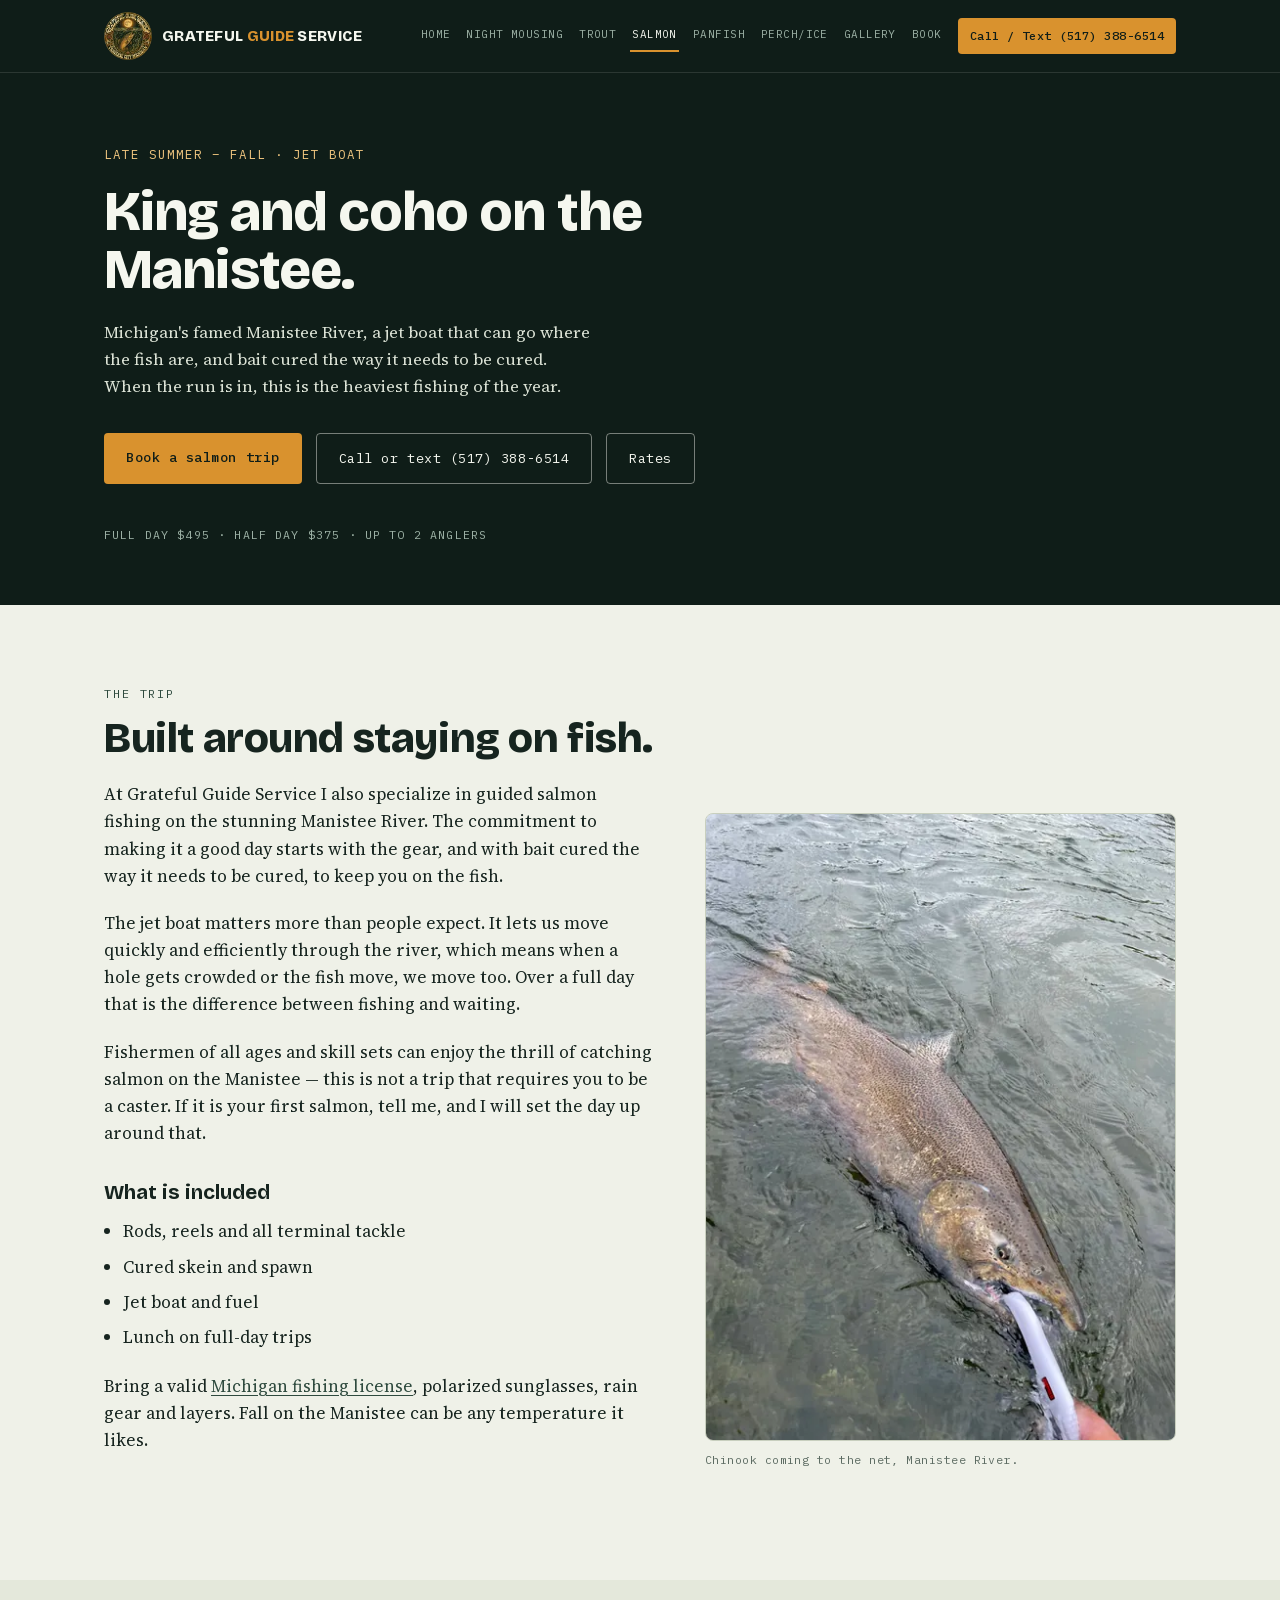
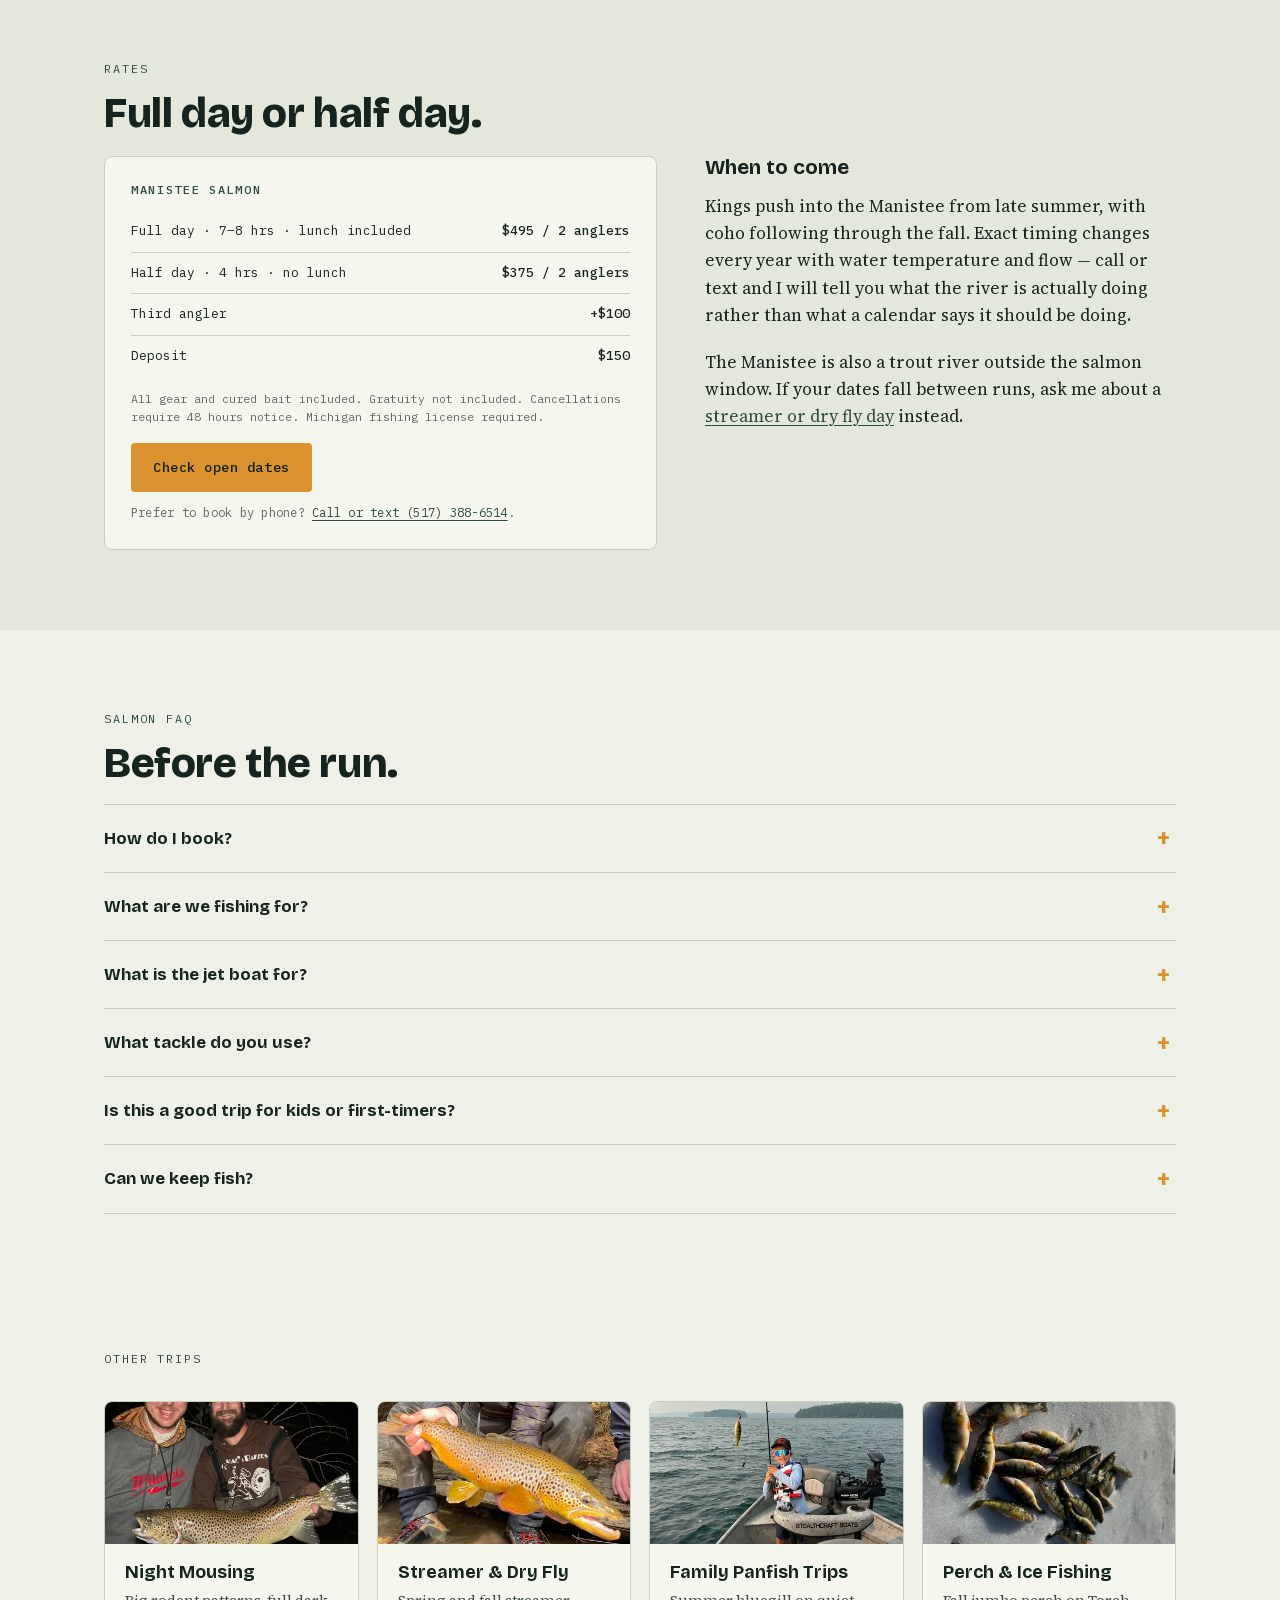
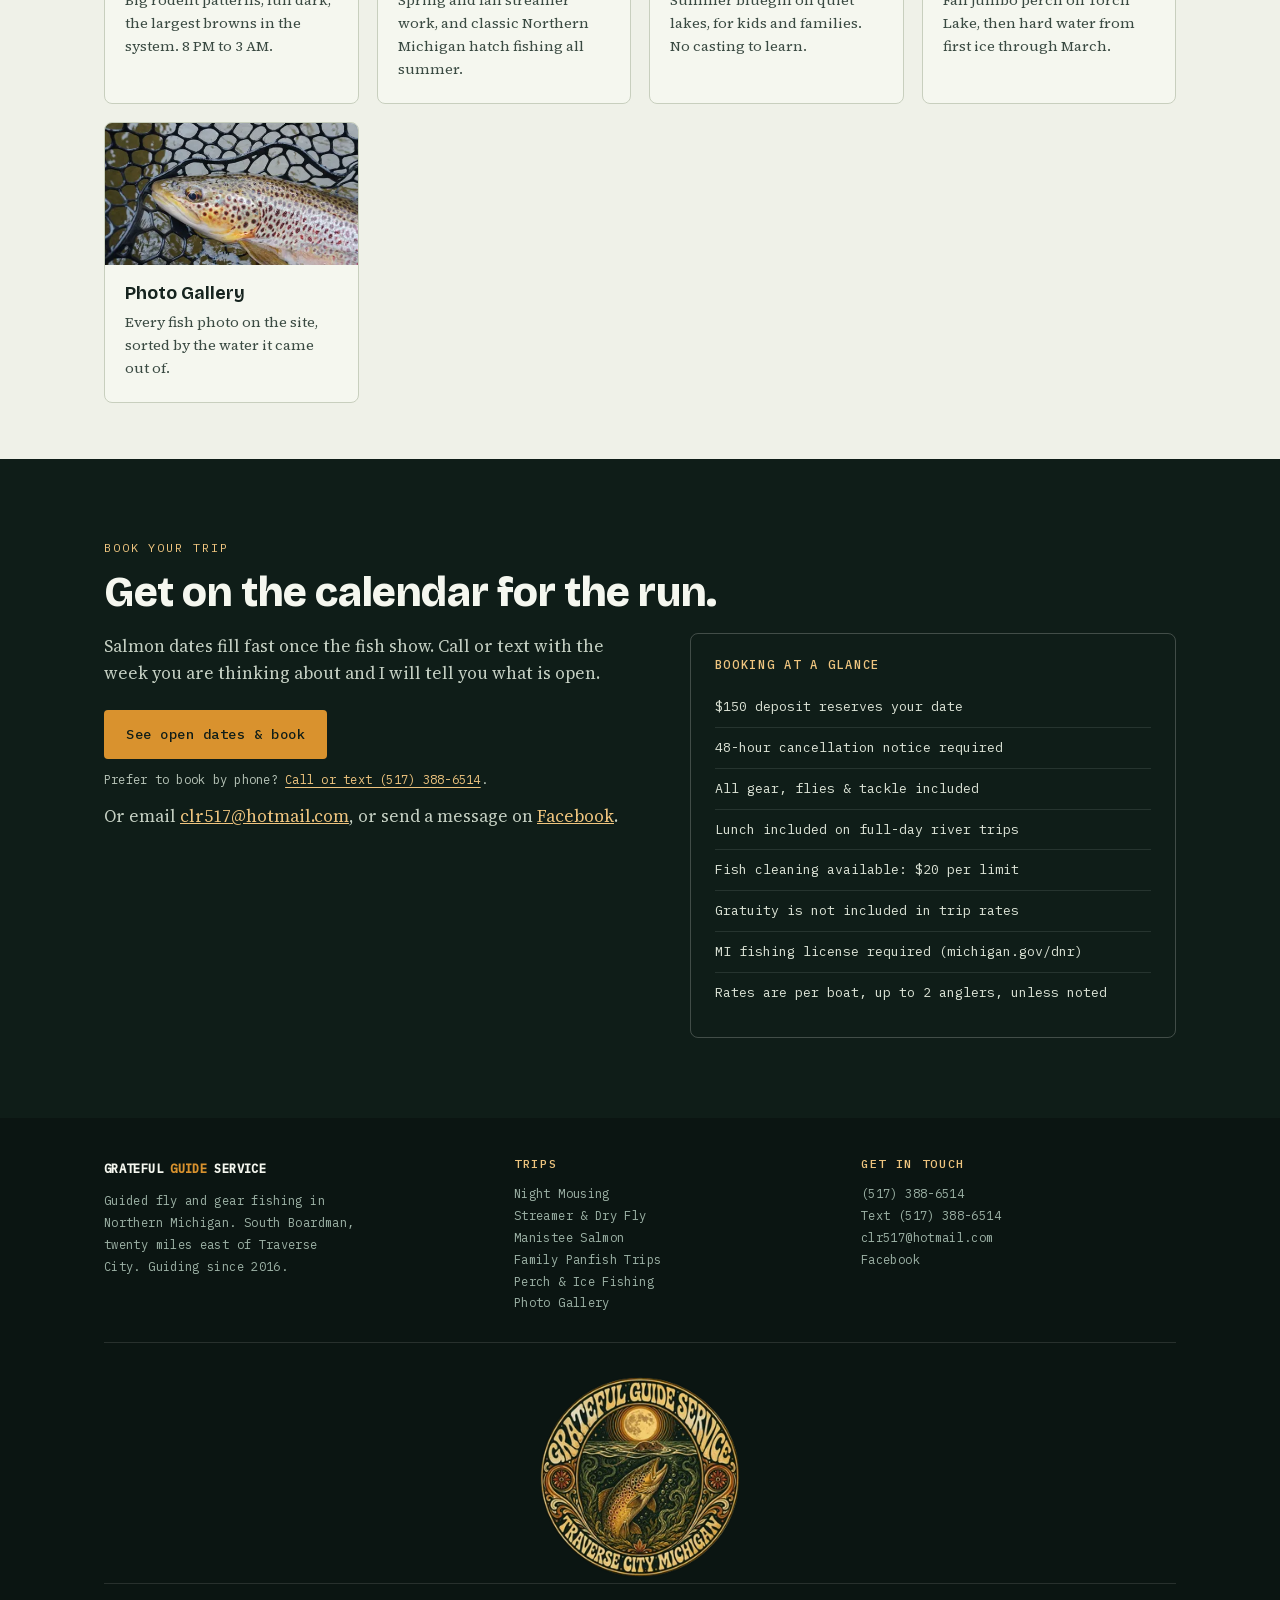
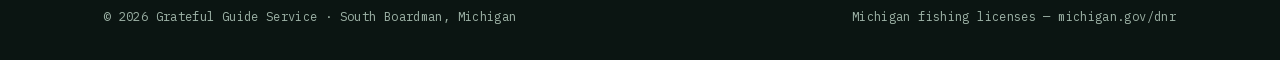
<file: salmon-fishing-manistee/index.html>
<!DOCTYPE html>
<html lang="en" class="no-js">
<head>
<meta charset="UTF-8">
<meta name="viewport" content="width=device-width, initial-scale=1">
<title>Manistee River Salmon Fishing Guide | King &amp; Coho — Grateful Guide Service</title>
<meta name="description" content="Guided king and coho salmon trips on Michigan's Manistee River. Jet boat, all gear provided, meticulously cured bait. Full day $495 / half day $375 for two anglers. Book with Casey Richardson: (517) 388-6514.">
<link rel="canonical" href="https://www.gratefulguideservice.com/salmon-fishing-manistee/">
<meta name="theme-color" content="#0F1D18">
<link rel="icon" href="../favicon.ico" sizes="16x16 32x32 48x48">
<link rel="icon" href="../assets/img/icon-16.png" sizes="16x16" type="image/png">
<link rel="icon" href="../assets/img/icon-32.png" sizes="32x32" type="image/png">
<link rel="icon" href="../assets/img/icon-192.png" sizes="192x192" type="image/png">
<link rel="icon" href="../assets/img/icon-512.png" sizes="512x512" type="image/png">
<link rel="apple-touch-icon" sizes="180x180" href="../assets/img/icon-180.png">
<link rel="manifest" href="../site.webmanifest">
<meta property="og:type" content="article">
<meta property="og:site_name" content="Grateful Guide Service">
<meta property="og:title" content="Manistee River Salmon Fishing Guide | King &amp; Coho — Grateful Guide Service">
<meta property="og:description" content="Guided king and coho salmon trips on Michigan's Manistee River. Jet boat, all gear provided, meticulously cured bait. Full day $495 / half day $375 for two anglers. Book with Casey Richardson: (517) 388-6514.">
<meta property="og:url" content="https://www.gratefulguideservice.com/salmon-fishing-manistee/">
<meta property="og:image" content="https://www.gratefulguideservice.com/assets/img/og-image.png">
<meta property="og:image:type" content="image/png">
<meta property="og:image:width" content="1200">
<meta property="og:image:height" content="630">
<meta property="og:image:alt" content="Grateful Guide Service badge: a brown trout rising to a mouse fly under a full moon, Traverse City, Michigan">
<meta name="twitter:card" content="summary_large_image">
<link rel="preload" href="../assets/fonts/bricolage-grotesque-normal-400-800.woff2" as="font" type="font/woff2" crossorigin>
<link rel="preload" href="../assets/fonts/source-serif-4-normal-400-600.woff2" as="font" type="font/woff2" crossorigin>
<link rel="stylesheet" href="../assets/fonts/fonts.css">
<link rel="stylesheet" href="../assets/css/site.css">
<script type="application/ld+json">
{
  "@context": "https://schema.org",
  "@type": "Service",
  "@id": "https://www.gratefulguideservice.com/salmon-fishing-manistee/#service",
  "name": "Manistee River Salmon Fishing Trips",
  "description": "Guided king (chinook) and coho salmon fishing on the Manistee River in Michigan, from late summer into fall. Jet boat access, cured skein and spawn, all gear included. Full and half day trips for up to two anglers.",
  "serviceType": "Guided fishing trip",
  "url": "https://www.gratefulguideservice.com/salmon-fishing-manistee/",
  "provider": {
    "@id": "https://www.gratefulguideservice.com/#business"
  },
  "areaServed": {
    "@type": "State",
    "name": "Michigan"
  },
  "offers": [
    {
      "@type": "Offer",
      "name": "Full Day Salmon Trip (7–8 hrs, up to 2 anglers)",
      "price": "495",
      "priceCurrency": "USD",
      "availability": "https://schema.org/InStock"
    },
    {
      "@type": "Offer",
      "name": "Half Day Salmon Trip (4 hrs, up to 2 anglers)",
      "price": "375",
      "priceCurrency": "USD",
      "availability": "https://schema.org/InStock"
    }
  ]
}
</script>
<script type="application/ld+json">
{
  "@context": "https://schema.org",
  "@type": "FAQPage",
  "mainEntity": [
    {
      "@type": "Question",
      "name": "How do I book?",
      "acceptedAnswer": {
        "@type": "Answer",
        "text": "Two ways, both first-class: pick a trip and an open date on the booking calendar at /book/, or call or text me at (517) 388-6514. A $150 deposit reserves the date, and cancellations require 48 hours notice."
      }
    },
    {
      "@type": "Question",
      "name": "What are we fishing for?",
      "acceptedAnswer": {
        "@type": "Answer",
        "text": "King (chinook) and coho salmon on the Manistee River, from late summer into fall as the run moves upriver."
      }
    },
    {
      "@type": "Question",
      "name": "What is the jet boat for?",
      "acceptedAnswer": {
        "@type": "Answer",
        "text": "The jet boat lets us move quickly and efficiently through the river and run shallow water a prop boat cannot, so we can leave a crowded hole and be on fresh fish in minutes instead of hours."
      }
    },
    {
      "@type": "Question",
      "name": "What tackle do you use?",
      "acceptedAnswer": {
        "@type": "Answer",
        "text": "All gear is provided and the bait is meticulously cured — skein and spawn under a bobber is the bread and butter. All rods, reels, terminal tackle and bait are included."
      }
    },
    {
      "@type": "Question",
      "name": "Is this a good trip for kids or first-timers?",
      "acceptedAnswer": {
        "@type": "Answer",
        "text": "Yes. Fishermen of all ages and skill sets can do this trip. A fresh king is a lot of fish for a beginner, which is exactly why it is memorable."
      }
    },
    {
      "@type": "Question",
      "name": "Can we keep fish?",
      "acceptedAnswer": {
        "@type": "Answer",
        "text": "Michigan regulations apply and change by season and species; I will walk you through the current limits on the day. You will need a valid Michigan fishing license."
      }
    }
  ]
}
</script>
<script type="application/ld+json">
{
  "@context": "https://schema.org",
  "@type": "BreadcrumbList",
  "itemListElement": [
    {
      "@type": "ListItem",
      "position": 1,
      "name": "Home",
      "item": "https://www.gratefulguideservice.com/"
    },
    {
      "@type": "ListItem",
      "position": 2,
      "name": "Manistee Salmon",
      "item": "https://www.gratefulguideservice.com/salmon-fishing-manistee/"
    }
  ]
}
</script>
</head>
<body>
<a class="skip-link" href="#main">Skip to content</a>
<header class="topbar">
  <div class="wrap">
    <a class="brand" href="../">
      <span class="brand-badge"><picture>
  <source type="image/webp" srcset="../assets/img/logo-80.webp 1x, ../assets/img/logo-120.webp 2x">
  <img src="../assets/img/logo-80.png" srcset="../assets/img/logo-80.png 1x, ../assets/img/logo-120.png 2x"
       width="56" height="56" alt=""
       fetchpriority="high" decoding="async">
</picture></span>
      <span class="brand-text">GRATEFUL <span>GUIDE</span> SERVICE</span>
    </a>
    <button class="nav-toggle" type="button" aria-expanded="false" aria-controls="primary-nav">Menu</button>
    <nav class="main" id="primary-nav" aria-label="Primary">
        <a href="../">Home</a>
        <a href="../night-mousing/">Night Mousing</a>
        <a href="../trout-fishing/">Trout</a>
        <a href="../salmon-fishing-manistee/" aria-current="page">Salmon</a>
        <a href="../family-panfish-trips/">Panfish</a>
        <a href="../perch-fishing-torch-lake/">Perch/Ice</a>
        <a href="../gallery/">Gallery</a>
        <a href="../book/">Book</a>
    </nav>
    <a class="call-btn" href="tel:+15173886514">Call / Text (517) 388-6514</a>
  </div>
</header>
<div class="callbar">
  <a class="bar-call" href="tel:+15173886514">Call (517) 388-6514</a>
  <a class="bar-text" href="sms:+15173886514">Text</a>
</div>
<main id="main">

  <div class="hero hero-page">
    <div class="hero-media">
      <picture>
  <source media="(max-width: 700px)" type="image/webp" srcset="../assets/img/salmon-in-water-480.webp 480w, ../assets/img/salmon-in-water-960.webp 960w, ../assets/img/salmon-in-water-1600.webp 1600w" sizes="100vw">
  <source media="(max-width: 700px)" type="image/jpeg" srcset="../assets/img/salmon-in-water-480.jpg 480w, ../assets/img/salmon-in-water-960.jpg 960w, ../assets/img/salmon-in-water-1600.jpg 1600w" sizes="100vw">
  <source type="image/webp" srcset="../assets/img/manistee-king-salmon-480.webp 480w, ../assets/img/manistee-king-salmon-960.webp 960w, ../assets/img/manistee-king-salmon-1600.webp 1600w, ../assets/img/manistee-king-salmon-2400.webp 2400w" sizes="100vw">
  <img src="../assets/img/manistee-king-salmon-2400.jpg" srcset="../assets/img/manistee-king-salmon-480.jpg 480w, ../assets/img/manistee-king-salmon-960.jpg 960w, ../assets/img/manistee-king-salmon-1600.jpg 1600w, ../assets/img/manistee-king-salmon-2400.jpg 2400w" sizes="100vw" alt=""
       data-art-directed="true" style="object-position:center 46%;--hero-pos-mobile:center 45%" fetchpriority="high" decoding="async">
</picture>
    </div>
    <div class="wrap">
      <p class="eyebrow">Late Summer – Fall · Jet Boat</p>
      <h1>King and coho on the Manistee.</h1>
      <p class="lede">Michigan's famed Manistee River, a jet boat that can go where the fish are, and bait cured the way it needs to be cured. When the run is in, this is the heaviest fishing of the year.</p>
      <div class="cta-row">
        <a class="btn btn-amber" href="../book/">Book a salmon trip</a>
        <a class="btn btn-ghost" href="tel:+15173886514">Call or text (517) 388-6514</a>
        <a class="btn btn-ghost" href="#rates">Rates</a>
      </div>
      <p class="since">Full day $495 · half day $375 · up to 2 anglers</p>
    </div>
  </div>

  <section>
    <div class="wrap">
      <p class="kicker">The Trip</p>
      <h2>Built around staying on fish.</h2>
      <div class="dark-cols" style="align-items:start">
        <div class="prose">
          <p>At Grateful Guide Service I also specialize in guided salmon fishing on the stunning Manistee River. The commitment to making it a good day starts with the gear, and with bait cured the way it needs to be cured, to keep you on the fish.</p>
          <p>The jet boat matters more than people expect. It lets us move quickly and efficiently through the river, which means when a hole gets crowded or the fish move, we move too. Over a full day that is the difference between fishing and waiting.</p>
          <p>Fishermen of all ages and skill sets can enjoy the thrill of catching salmon on the Manistee — this is not a trip that requires you to be a caster. If it is your first salmon, tell me, and I will set the day up around that.</p>
          <h3>What is included</h3>
          <ul>
            <li>Rods, reels and all terminal tackle</li>
            <li>Cured skein and spawn</li>
            <li>Jet boat and fuel</li>
            <li>Lunch on full-day trips</li>
          </ul>
          <p>Bring a valid <a href="https://www.michigan.gov/dnr" rel="noopener">Michigan fishing license</a>, polarized sunglasses, rain gear and layers. Fall on the Manistee can be any temperature it likes.</p>
        </div>
        <div>
          <figure class="shot">
  <picture>
  <source type="image/webp" srcset="../assets/img/salmon-in-water-480.webp 480w, ../assets/img/salmon-in-water-960.webp 960w, ../assets/img/salmon-in-water-1600.webp 1600w" sizes="(max-width: 860px) 92vw, 430px">
  <img src="../assets/img/salmon-in-water-1600.jpg" srcset="../assets/img/salmon-in-water-480.jpg 480w, ../assets/img/salmon-in-water-960.jpg 960w, ../assets/img/salmon-in-water-1600.jpg 1600w" sizes="(max-width: 860px) 92vw, 430px"
       width="1600" height="2133"
       alt="Chinook salmon coming to the net in the clear water of the Manistee River"
       loading="lazy" decoding="async">
</picture>
  <figcaption>Chinook coming to the net, Manistee River.</figcaption>
</figure>
        </div>
      </div>
    </div>
  </section>

  <section class="rivers" id="rates">
    <div class="wrap">
      <p class="kicker">Rates</p>
      <h2>Full day or half day.</h2>
      <div class="dark-cols" style="align-items:start">
        <div class="rates">
          <h3>Manistee salmon</h3>
          <div class="price-lines">
            <div class="price-line"><span>Full day · 7–8 hrs · lunch included</span><span class="amt">$495 / 2 anglers</span></div>
            <div class="price-line"><span>Half day · 4 hrs · no lunch</span><span class="amt">$375 / 2 anglers</span></div>
            <div class="price-line"><span>Third angler</span><span class="amt">+$100</span></div>
            <div class="price-line"><span>Deposit</span><span class="amt">$150</span></div>
          </div>
          <p class="fine">All gear and cured bait included. Gratuity not included. Cancellations require 48 hours notice. Michigan fishing license required.</p>

          <p style="margin-top:18px"><a class="btn btn-amber" href="../book/">Check open dates</a></p>
          <p class="alt-contact">Prefer to book by phone? <a href="tel:+15173886514">Call or text (517) 388-6514</a>.</p>
        </div>
        <div class="prose">
          <h3 style="margin-top:0">When to come</h3>
          <p>Kings push into the Manistee from late summer, with coho following through the fall. Exact timing changes every year with water temperature and flow — call or text and I will tell you what the river is actually doing rather than what a calendar says it should be doing.</p>
          <p>The Manistee is also a trout river outside the salmon window. If your dates fall between runs, ask me about a <a href="../trout-fishing/">streamer or dry fly day</a> instead.</p>
        </div>
      </div>
    </div>
  </section>

  
  <section class="faq" id="faq">
    <div class="wrap">
      <p class="kicker">Salmon FAQ</p>
      <h2>Before the run.</h2>
      <details>
        <summary>How do I book?</summary>
        <p>Two ways, both first-class: pick a trip and an open date on the <a href="../book/">booking calendar</a>, or call or text me at <a href="tel:+15173886514">(517) 388-6514</a>. A $150 deposit reserves the date, and cancellations require 48 hours notice.</p>
      </details>
      <details>
        <summary>What are we fishing for?</summary>
        <p>King (chinook) and coho salmon on the Manistee River, from late summer into fall as the run moves upriver.</p>
      </details>
      <details>
        <summary>What is the jet boat for?</summary>
        <p>The jet boat lets us move quickly and efficiently through the river, and run water a prop boat cannot. That means we can leave a crowded hole and be on fresh fish in minutes instead of hours.</p>
      </details>
      <details>
        <summary>What tackle do you use?</summary>
        <p>All gear is provided and the bait is meticulously cured — skein and spawn under a bobber is the bread and butter. All rods, reels, terminal tackle and bait are included.</p>
      </details>
      <details>
        <summary>Is this a good trip for kids or first-timers?</summary>
        <p>Yes — this trip works for fishermen of all ages and skill sets. A fresh king is a lot of fish for a beginner, which is exactly why it is memorable.</p>
      </details>
      <details>
        <summary>Can we keep fish?</summary>
        <p>Michigan regulations apply and change by season and species; I will walk you through the current limits on the day. You will need a valid <a href="https://www.michigan.gov/dnr" rel="noopener">Michigan fishing license</a>.</p>
      </details>
    </div>
  </section>
  
  <section class="tight">
    <div class="wrap">
      <p class="kicker">Other trips</p>
      <div class="next-grid">
        <a class="next-card" href="../night-mousing/">
          <picture>
  <source type="image/webp" srcset="../assets/img/jordan-river-night-double-480.webp 480w, ../assets/img/jordan-river-night-double-960.webp 960w, ../assets/img/jordan-river-night-double-1600.webp 1600w, ../assets/img/jordan-river-night-double-2250.webp 2250w" sizes="(max-width: 700px) 92vw, 260px">
  <img src="../assets/img/jordan-river-night-double-2250.jpg" srcset="../assets/img/jordan-river-night-double-480.jpg 480w, ../assets/img/jordan-river-night-double-960.jpg 960w, ../assets/img/jordan-river-night-double-1600.jpg 1600w, ../assets/img/jordan-river-night-double-2250.jpg 2250w" sizes="(max-width: 700px) 92vw, 260px"
       width="2250" height="2159"
       alt="" data-fit="cover"
       loading="lazy" decoding="async">
</picture>
          <div class="nc-body">
            <h3>Night Mousing</h3>
            <p>Big rodent patterns, full dark, the largest browns in the system. 8 PM to 3 AM.</p>
          </div>
        </a>
        <a class="next-card" href="../trout-fishing/">
          <picture>
  <source type="image/webp" srcset="../assets/img/trout-hero-golden-brown-480.webp 480w, ../assets/img/trout-hero-golden-brown-960.webp 960w, ../assets/img/trout-hero-golden-brown-1600.webp 1600w, ../assets/img/trout-hero-golden-brown-1954.webp 1954w" sizes="(max-width: 700px) 92vw, 260px">
  <img src="../assets/img/trout-hero-golden-brown-1954.jpg" srcset="../assets/img/trout-hero-golden-brown-480.jpg 480w, ../assets/img/trout-hero-golden-brown-960.jpg 960w, ../assets/img/trout-hero-golden-brown-1600.jpg 1600w, ../assets/img/trout-hero-golden-brown-1954.jpg 1954w" sizes="(max-width: 700px) 92vw, 260px"
       width="1954" height="1025"
       alt="" data-fit="cover"
       loading="lazy" decoding="async">
</picture>
          <div class="nc-body">
            <h3>Streamer &amp; Dry Fly</h3>
            <p>Spring and fall streamer work, and classic Northern Michigan hatch fishing all summer.</p>
          </div>
        </a>
        <a class="next-card" href="../family-panfish-trips/">
          <picture>
  <source type="image/webp" srcset="../assets/img/kid-panfish-boat-480.webp 480w, ../assets/img/kid-panfish-boat-960.webp 960w, ../assets/img/kid-panfish-boat-1500.webp 1500w" sizes="(max-width: 700px) 92vw, 260px">
  <img src="../assets/img/kid-panfish-boat-1500.jpg" srcset="../assets/img/kid-panfish-boat-480.jpg 480w, ../assets/img/kid-panfish-boat-960.jpg 960w, ../assets/img/kid-panfish-boat-1500.jpg 1500w" sizes="(max-width: 700px) 92vw, 260px"
       width="1500" height="2000"
       alt="" data-fit="cover"
       loading="lazy" decoding="async">
</picture>
          <div class="nc-body">
            <h3>Family Panfish Trips</h3>
            <p>Summer bluegill on quiet lakes, for kids and families. No casting to learn.</p>
          </div>
        </a>
        <a class="next-card" href="../perch-fishing-torch-lake/">
          <picture>
  <source type="image/webp" srcset="../assets/img/jumbo-perch-limit-480.webp 480w, ../assets/img/jumbo-perch-limit-960.webp 960w, ../assets/img/jumbo-perch-limit-1600.webp 1600w, ../assets/img/jumbo-perch-limit-2400.webp 2400w" sizes="(max-width: 700px) 92vw, 260px">
  <img src="../assets/img/jumbo-perch-limit-2400.jpg" srcset="../assets/img/jumbo-perch-limit-480.jpg 480w, ../assets/img/jumbo-perch-limit-960.jpg 960w, ../assets/img/jumbo-perch-limit-1600.jpg 1600w, ../assets/img/jumbo-perch-limit-2400.jpg 2400w" sizes="(max-width: 700px) 92vw, 260px"
       width="2400" height="1800"
       alt="" data-fit="cover"
       loading="lazy" decoding="async">
</picture>
          <div class="nc-body">
            <h3>Perch &amp; Ice Fishing</h3>
            <p>Fall jumbo perch on Torch Lake, then hard water from first ice through March.</p>
          </div>
        </a>
        <a class="next-card" href="../gallery/">
          <picture>
  <source type="image/webp" srcset="../assets/img/brown-in-net-closeup-480.webp 480w, ../assets/img/brown-in-net-closeup-960.webp 960w, ../assets/img/brown-in-net-closeup-1600.webp 1600w, ../assets/img/brown-in-net-closeup-1616.webp 1616w" sizes="(max-width: 700px) 92vw, 260px">
  <img src="../assets/img/brown-in-net-closeup-1616.jpg" srcset="../assets/img/brown-in-net-closeup-480.jpg 480w, ../assets/img/brown-in-net-closeup-960.jpg 960w, ../assets/img/brown-in-net-closeup-1600.jpg 1600w, ../assets/img/brown-in-net-closeup-1616.jpg 1616w" sizes="(max-width: 700px) 92vw, 260px"
       width="1616" height="1080"
       alt="" data-fit="cover"
       loading="lazy" decoding="async">
</picture>
          <div class="nc-body">
            <h3>Photo Gallery</h3>
            <p>Every fish photo on the site, sorted by the water it came out of.</p>
          </div>
        </a>
      </div>
    </div>
  </section>
  
  <section class="booking" id="book">
    <div class="wrap">
      <p class="kicker">Book Your Trip</p>
      <h2>Get on the calendar for the run.</h2>
      <div class="book-cols">
        <div>
          <p>Salmon dates fill fast once the fish show. Call or text with the week you are thinking about and I will tell you what is open.</p>
          <p style="margin:22px 0 0"><a class="btn btn-amber" href="../book/">See open dates &amp; book</a></p>
          <p class="alt-contact">Prefer to book by phone? <a href="tel:+15173886514">Call or text (517) 388-6514</a>.</p>
          <p style="margin-top:14px">Or email <a class="inline" href="mailto:clr517@hotmail.com">clr517@hotmail.com</a>, or send a message on <a class="inline" href="https://www.facebook.com/gratefulguideservices-107425530788070/" rel="noopener">Facebook</a>.</p>
        </div>
        <div class="policy">
          <h3>Booking at a glance</h3>
          <ul>
            <li>$150 deposit reserves your date</li>
            <li>48-hour cancellation notice required</li>
            <li>All gear, flies &amp; tackle included</li>
            <li>Lunch included on full-day river trips</li>
            <li>Fish cleaning available: $20 per limit</li>
            <li>Gratuity is not included in trip rates</li>
            <li>MI fishing license required (michigan.gov/dnr)</li>
            <li>Rates are per boat, up to 2 anglers, unless noted</li>
          </ul>
        </div>
      </div>
    </div>
  </section>
</main>
<footer class="site">
  <div class="wrap">
    <div class="foot-top">
      <div>
        <p class="foot-brand">GRATEFUL <span>GUIDE</span> SERVICE</p>
        <p class="foot-note">Guided fly and gear fishing in Northern Michigan. South Boardman, twenty miles east of Traverse City. Guiding since 2016.</p>
      </div>
      <div>
        <h2>Trips</h2>
        <ul>
          <li><a href="../night-mousing/">Night Mousing</a></li>
          <li><a href="../trout-fishing/">Streamer &amp; Dry Fly</a></li>
          <li><a href="../salmon-fishing-manistee/">Manistee Salmon</a></li>
          <li><a href="../family-panfish-trips/">Family Panfish Trips</a></li>
          <li><a href="../perch-fishing-torch-lake/">Perch &amp; Ice Fishing</a></li>
          <li><a href="../gallery/">Photo Gallery</a></li>
        </ul>
      </div>
      <div>
        <h2>Get in touch</h2>
        <ul>
          <li><a href="tel:+15173886514">(517) 388-6514</a></li>
          <li><a href="sms:+15173886514">Text (517) 388-6514</a></li>
          <li><a href="mailto:clr517@hotmail.com">clr517@hotmail.com</a></li>
          <li><a href="https://www.facebook.com/gratefulguideservices-107425530788070/" rel="noopener">Facebook</a></li>
        </ul>
      </div>
    </div>
    <div class="foot-badge"><picture>
  <source type="image/webp" srcset="../assets/img/logo-240.webp 1x, ../assets/img/logo-460.webp 2x">
  <img src="../assets/img/logo-240.png" srcset="../assets/img/logo-240.png 1x, ../assets/img/logo-460.png 2x"
       width="200" height="200" alt=""
       loading="lazy" decoding="async">
</picture></div>
    <div class="foot-bottom">
      <p>© 2026 Grateful Guide Service · South Boardman, Michigan</p>
      <p><a href="https://www.michigan.gov/dnr" rel="noopener">Michigan fishing licenses — michigan.gov/dnr</a></p>
    </div>
  </div>
</footer>
<script>
document.documentElement.classList.remove('no-js');
var t=document.querySelector('.nav-toggle'),n=document.getElementById('primary-nav');
if(t&&n){t.addEventListener('click',function(){
  var open=n.classList.toggle('is-open');
  t.setAttribute('aria-expanded',String(open));
});}
</script>

</body>
</html>
</file>
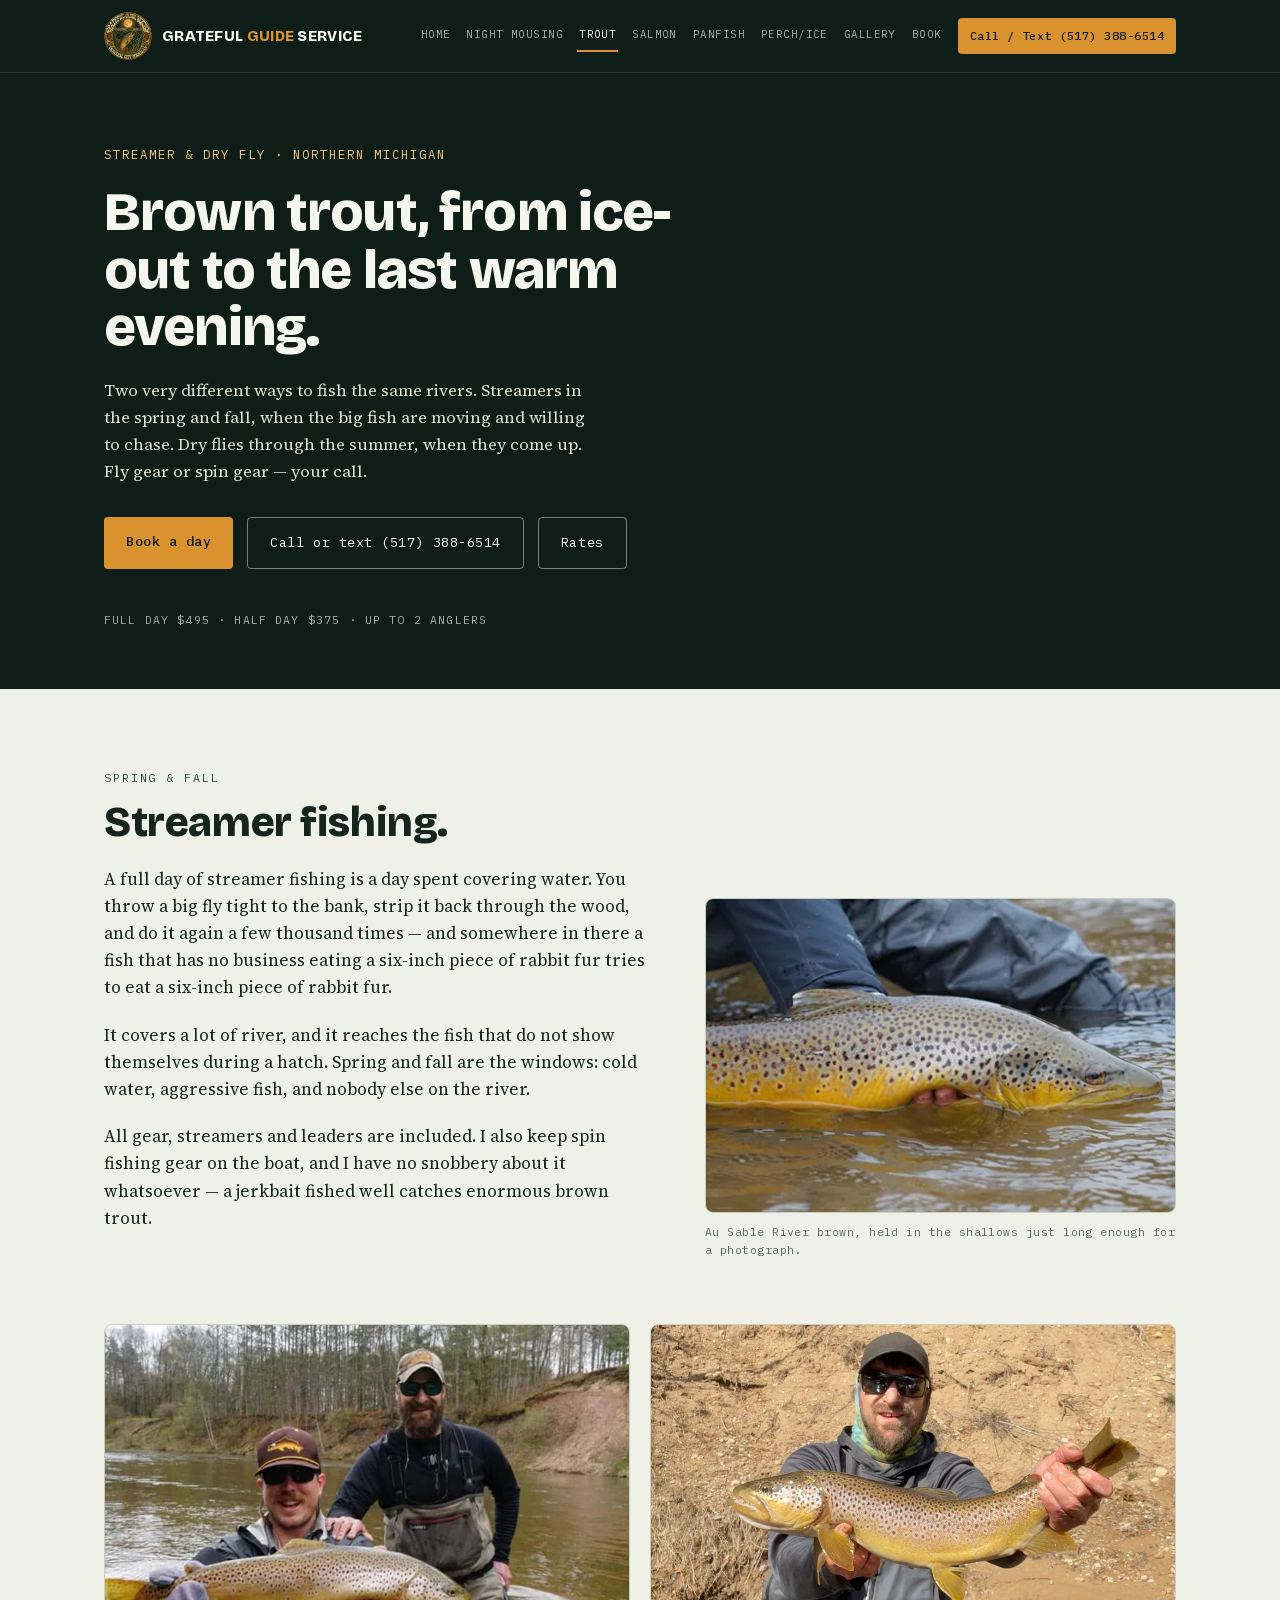
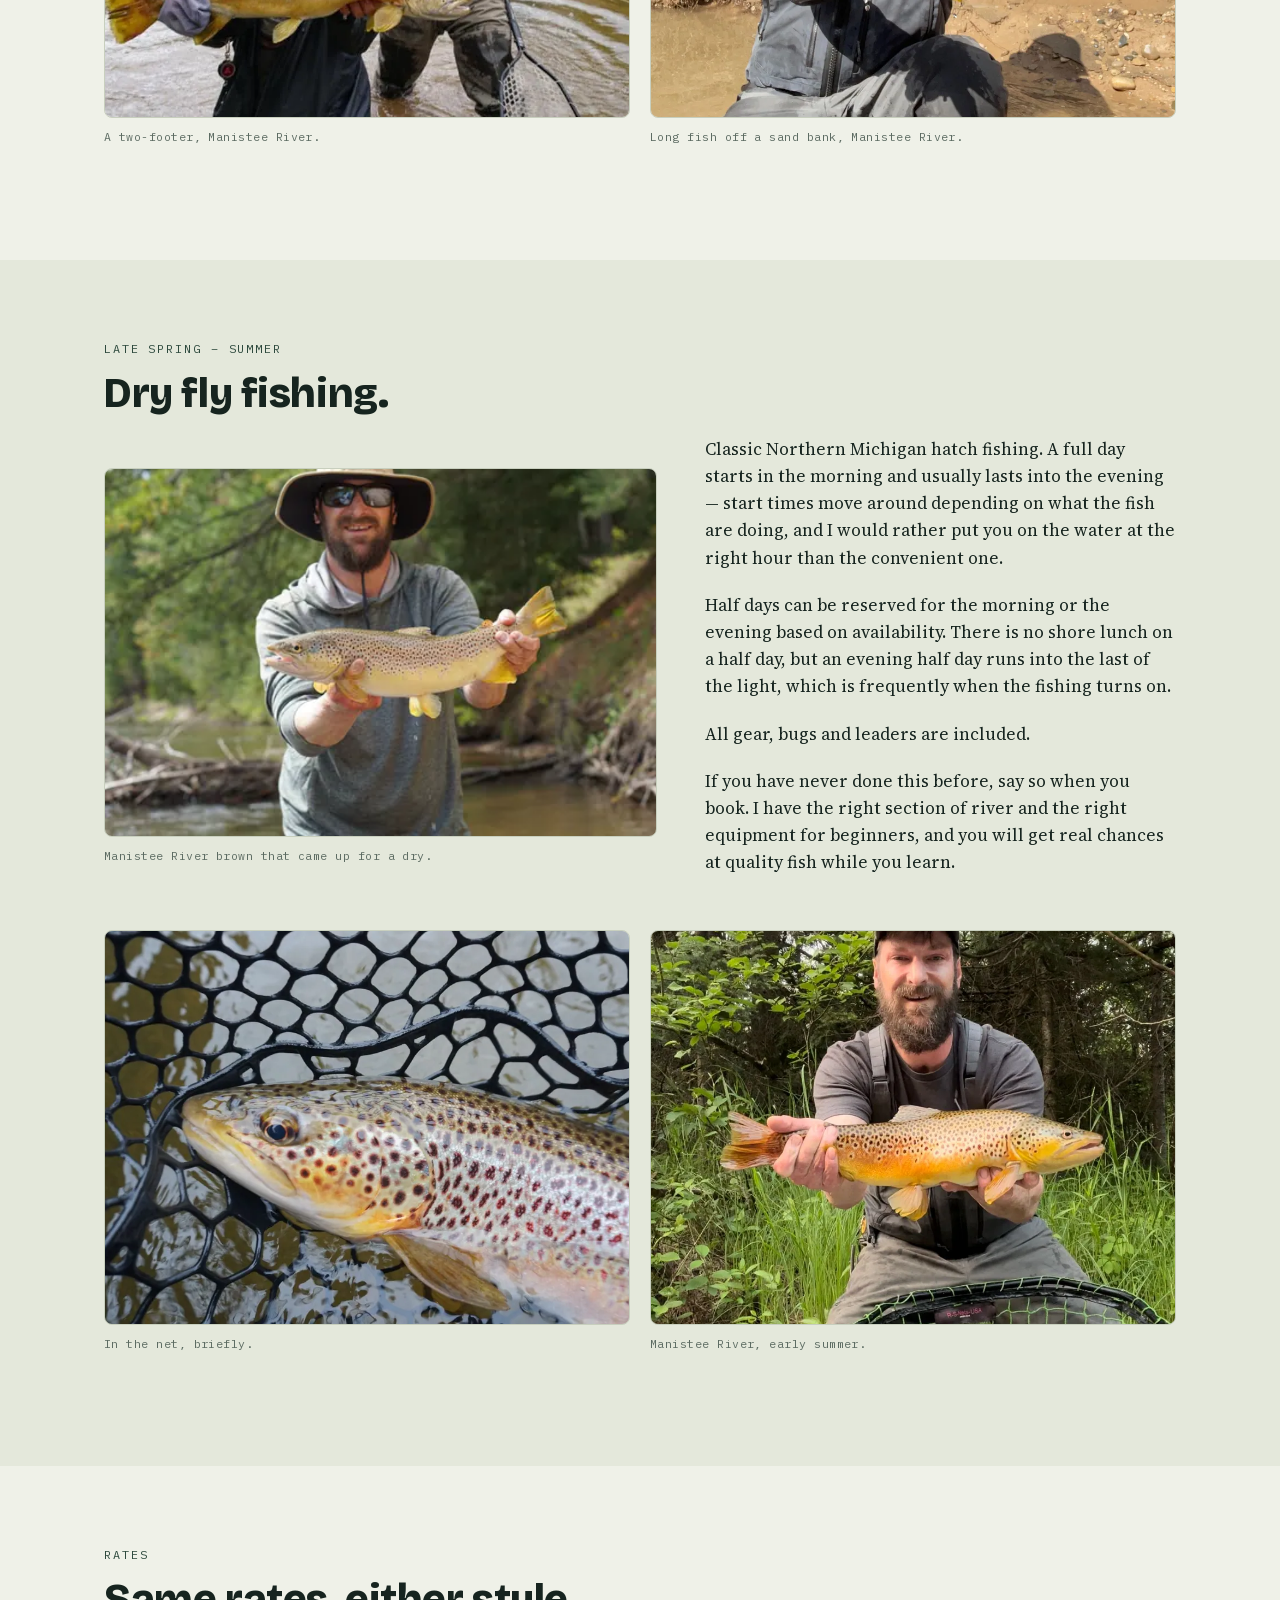
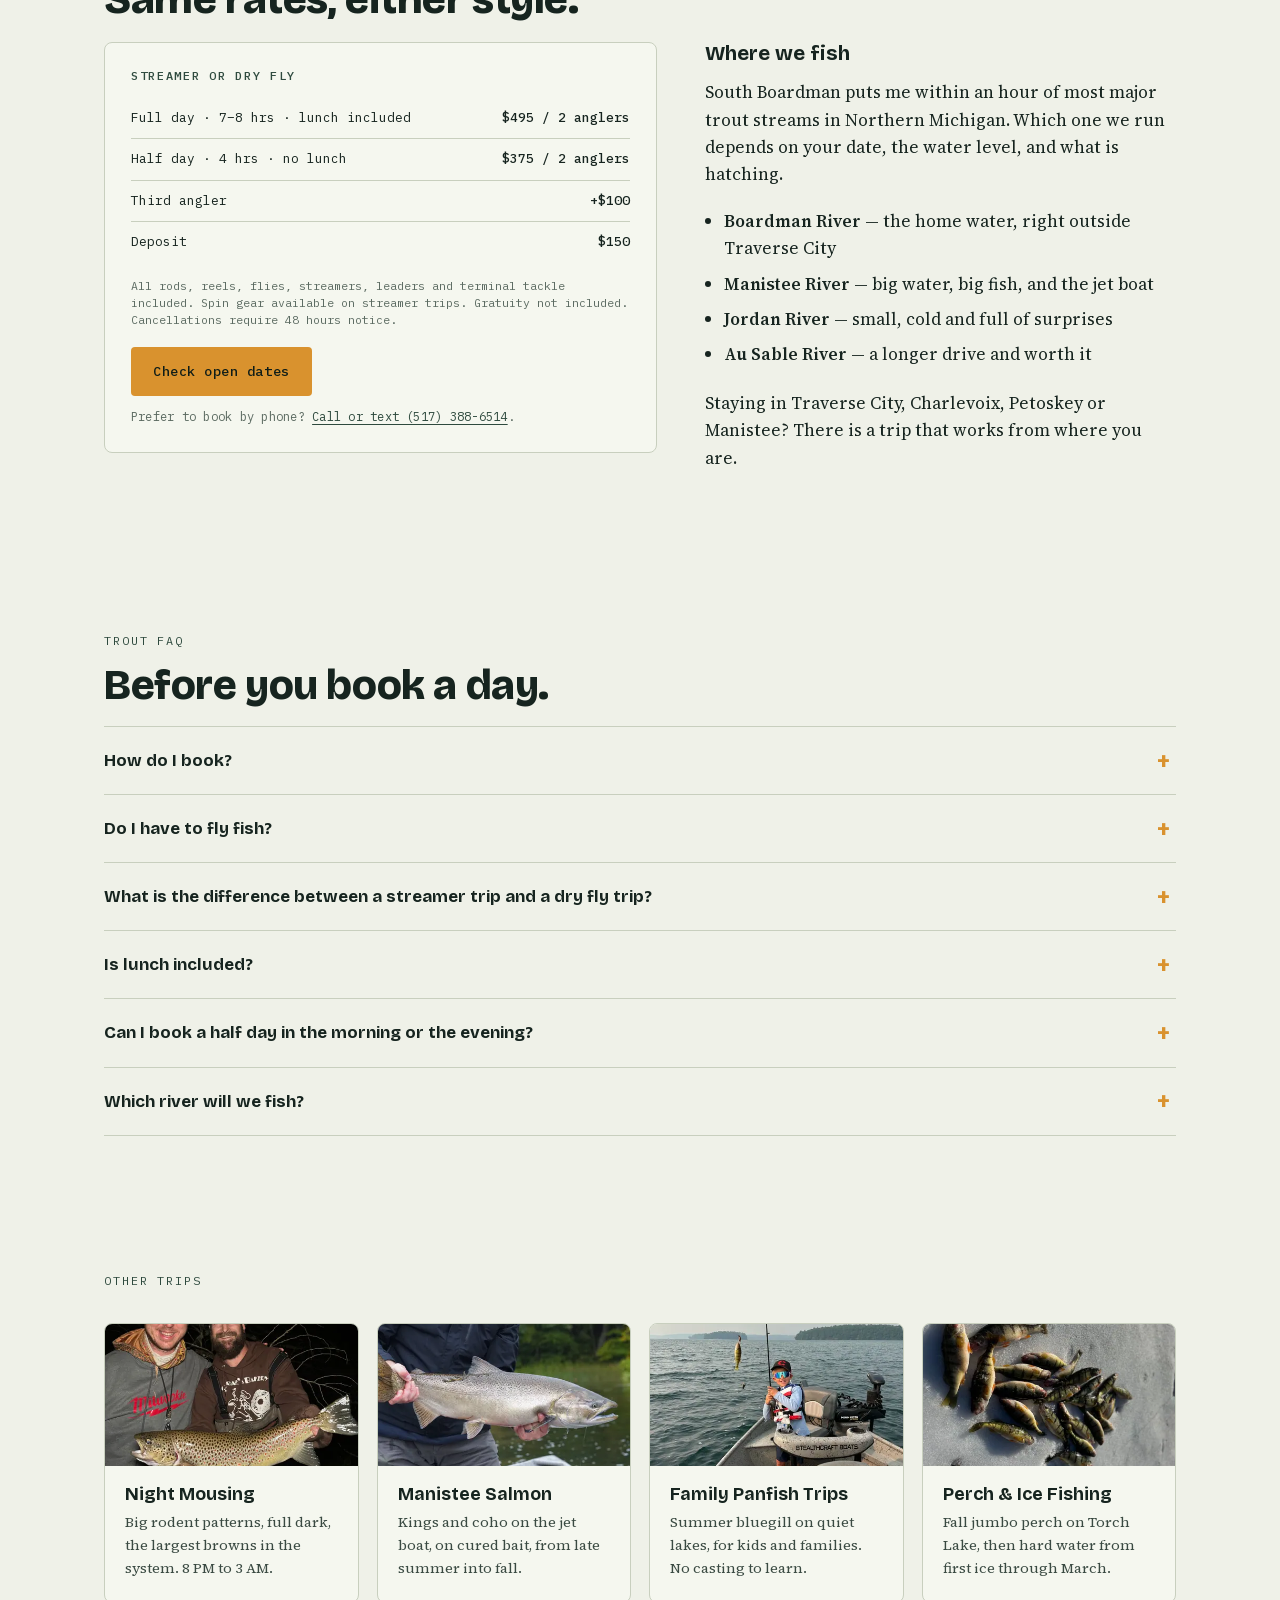
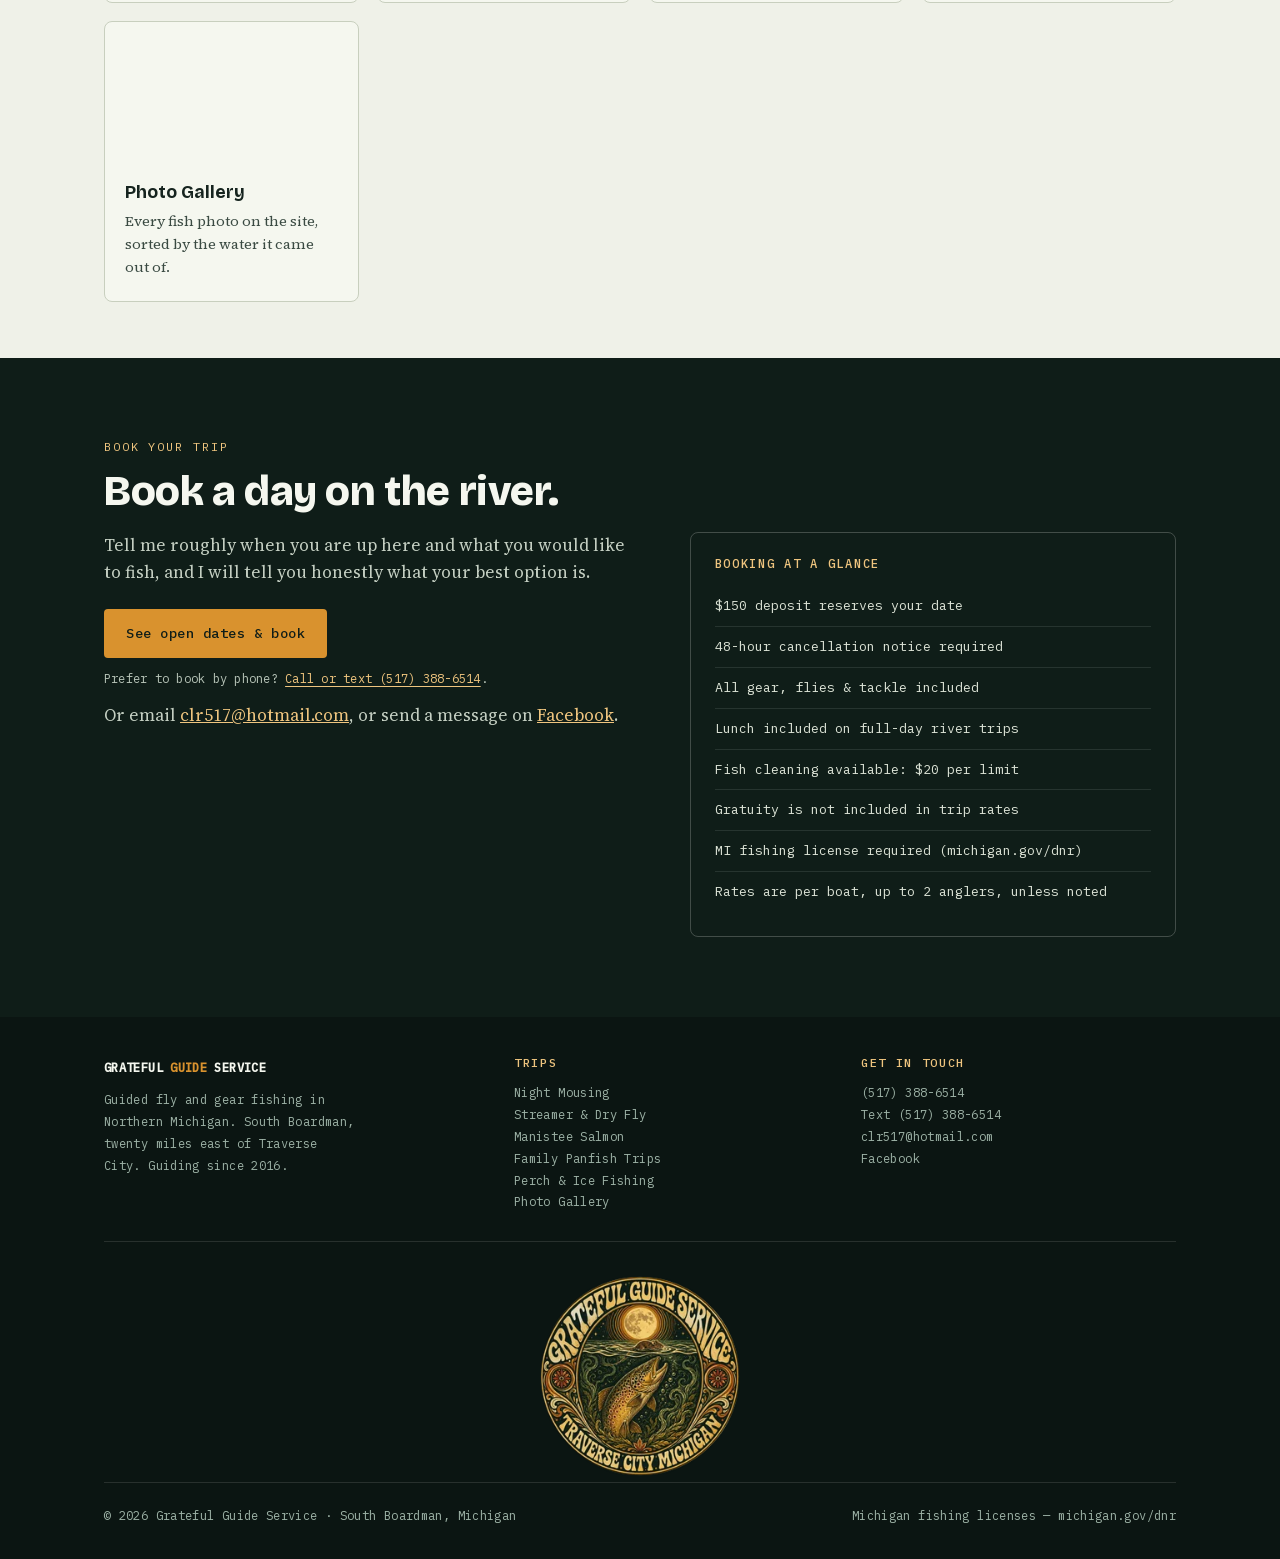
<file: trout-fishing/index.html>
<!DOCTYPE html>
<html lang="en" class="no-js">
<head>
<meta charset="UTF-8">
<meta name="viewport" content="width=device-width, initial-scale=1">
<title>Michigan Trout Fishing Guide | Streamer &amp; Dry Fly Trips — Grateful Guide Service</title>
<meta name="description" content="Guided brown trout trips on Northern Michigan rivers near Traverse City. Streamer fishing in spring and fall, dry fly and hatch fishing through the summer. Full day $495 / half day $375 for two anglers, all gear included.">
<link rel="canonical" href="https://www.gratefulguideservice.com/trout-fishing/">
<meta name="theme-color" content="#0F1D18">
<link rel="icon" href="../favicon.ico" sizes="16x16 32x32 48x48">
<link rel="icon" href="../assets/img/icon-16.png" sizes="16x16" type="image/png">
<link rel="icon" href="../assets/img/icon-32.png" sizes="32x32" type="image/png">
<link rel="icon" href="../assets/img/icon-192.png" sizes="192x192" type="image/png">
<link rel="icon" href="../assets/img/icon-512.png" sizes="512x512" type="image/png">
<link rel="apple-touch-icon" sizes="180x180" href="../assets/img/icon-180.png">
<link rel="manifest" href="../site.webmanifest">
<meta property="og:type" content="article">
<meta property="og:site_name" content="Grateful Guide Service">
<meta property="og:title" content="Michigan Trout Fishing Guide | Streamer &amp; Dry Fly Trips — Grateful Guide Service">
<meta property="og:description" content="Guided brown trout trips on Northern Michigan rivers near Traverse City. Streamer fishing in spring and fall, dry fly and hatch fishing through the summer. Full day $495 / half day $375 for two anglers, all gear included.">
<meta property="og:url" content="https://www.gratefulguideservice.com/trout-fishing/">
<meta property="og:image" content="https://www.gratefulguideservice.com/assets/img/og-image.png">
<meta property="og:image:type" content="image/png">
<meta property="og:image:width" content="1200">
<meta property="og:image:height" content="630">
<meta property="og:image:alt" content="Grateful Guide Service badge: a brown trout rising to a mouse fly under a full moon, Traverse City, Michigan">
<meta name="twitter:card" content="summary_large_image">
<link rel="preload" href="../assets/fonts/bricolage-grotesque-normal-400-800.woff2" as="font" type="font/woff2" crossorigin>
<link rel="preload" href="../assets/fonts/source-serif-4-normal-400-600.woff2" as="font" type="font/woff2" crossorigin>
<link rel="stylesheet" href="../assets/fonts/fonts.css">
<link rel="stylesheet" href="../assets/css/site.css">
<script type="application/ld+json">
{
  "@context": "https://schema.org",
  "@type": "Service",
  "@id": "https://www.gratefulguideservice.com/trout-fishing/#service",
  "name": "Guided Trout Fishing — Streamer and Dry Fly",
  "description": "Guided brown trout fishing on Northern Michigan rivers: streamer trips in spring and fall, dry fly and hatch fishing from late spring through summer. Fly and spin gear available. Full and half day trips for up to two anglers.",
  "serviceType": "Guided fly fishing trip",
  "url": "https://www.gratefulguideservice.com/trout-fishing/",
  "provider": {
    "@id": "https://www.gratefulguideservice.com/#business"
  },
  "areaServed": {
    "@type": "State",
    "name": "Michigan"
  },
  "offers": [
    {
      "@type": "Offer",
      "name": "Full Day Streamer or Dry Fly Trip (7–8 hrs, up to 2 anglers)",
      "price": "495",
      "priceCurrency": "USD",
      "availability": "https://schema.org/InStock"
    },
    {
      "@type": "Offer",
      "name": "Half Day Streamer or Dry Fly Trip (4 hrs, up to 2 anglers)",
      "price": "375",
      "priceCurrency": "USD",
      "availability": "https://schema.org/InStock"
    }
  ]
}
</script>
<script type="application/ld+json">
{
  "@context": "https://schema.org",
  "@type": "FAQPage",
  "mainEntity": [
    {
      "@type": "Question",
      "name": "How do I book?",
      "acceptedAnswer": {
        "@type": "Answer",
        "text": "Two ways, both first-class: pick a trip and an open date on the booking calendar at /book/, or call or text me at (517) 388-6514. A $150 deposit reserves the date, and cancellations require 48 hours notice."
      }
    },
    {
      "@type": "Question",
      "name": "Do I have to fly fish?",
      "acceptedAnswer": {
        "@type": "Answer",
        "text": "No. Spin gear is available on streamer trips, and it catches big browns. Tell me what you would rather do when you book."
      }
    },
    {
      "@type": "Question",
      "name": "What is the difference between a streamer trip and a dry fly trip?",
      "acceptedAnswer": {
        "@type": "Answer",
        "text": "Streamer trips cover water: you cast a big fly to the bank all day and hunt aggressive fish, best in spring and fall. Dry fly trips are about hatches and rising fish, generally late spring through summer, and are more about timing than mileage."
      }
    },
    {
      "@type": "Question",
      "name": "Is lunch included?",
      "acceptedAnswer": {
        "@type": "Answer",
        "text": "Yes on full-day river trips. Half days do not include lunch."
      }
    },
    {
      "@type": "Question",
      "name": "Can I book a half day in the morning or the evening?",
      "acceptedAnswer": {
        "@type": "Answer",
        "text": "Yes — half day dry fly trips can be reserved for either morning or evening based on availability. Evening half days run into the last of the light, which is often when the fish come up."
      }
    },
    {
      "@type": "Question",
      "name": "Which river will we fish?",
      "acceptedAnswer": {
        "@type": "Answer",
        "text": "It depends on the date, the water level and what is hatching. I am within an hour of most major trout streams in Northern Michigan, including the Boardman, Manistee, Jordan and Au Sable."
      }
    }
  ]
}
</script>
<script type="application/ld+json">
{
  "@context": "https://schema.org",
  "@type": "BreadcrumbList",
  "itemListElement": [
    {
      "@type": "ListItem",
      "position": 1,
      "name": "Home",
      "item": "https://www.gratefulguideservice.com/"
    },
    {
      "@type": "ListItem",
      "position": 2,
      "name": "Trout Fishing",
      "item": "https://www.gratefulguideservice.com/trout-fishing/"
    }
  ]
}
</script>
</head>
<body>
<a class="skip-link" href="#main">Skip to content</a>
<header class="topbar">
  <div class="wrap">
    <a class="brand" href="../">
      <span class="brand-badge"><picture>
  <source type="image/webp" srcset="../assets/img/logo-80.webp 1x, ../assets/img/logo-120.webp 2x">
  <img src="../assets/img/logo-80.png" srcset="../assets/img/logo-80.png 1x, ../assets/img/logo-120.png 2x"
       width="56" height="56" alt=""
       fetchpriority="high" decoding="async">
</picture></span>
      <span class="brand-text">GRATEFUL <span>GUIDE</span> SERVICE</span>
    </a>
    <button class="nav-toggle" type="button" aria-expanded="false" aria-controls="primary-nav">Menu</button>
    <nav class="main" id="primary-nav" aria-label="Primary">
        <a href="../">Home</a>
        <a href="../night-mousing/">Night Mousing</a>
        <a href="../trout-fishing/" aria-current="page">Trout</a>
        <a href="../salmon-fishing-manistee/">Salmon</a>
        <a href="../family-panfish-trips/">Panfish</a>
        <a href="../perch-fishing-torch-lake/">Perch/Ice</a>
        <a href="../gallery/">Gallery</a>
        <a href="../book/">Book</a>
    </nav>
    <a class="call-btn" href="tel:+15173886514">Call / Text (517) 388-6514</a>
  </div>
</header>
<div class="callbar">
  <a class="bar-call" href="tel:+15173886514">Call (517) 388-6514</a>
  <a class="bar-text" href="sms:+15173886514">Text</a>
</div>
<main id="main">

  <div class="hero hero-page">
    <div class="hero-media">
      <picture>
  <source media="(max-width: 700px)" type="image/webp" srcset="../assets/img/au-sable-brown-log-480.webp 480w, ../assets/img/au-sable-brown-log-960.webp 960w, ../assets/img/au-sable-brown-log-1080.webp 1080w" sizes="100vw">
  <source media="(max-width: 700px)" type="image/jpeg" srcset="../assets/img/au-sable-brown-log-480.jpg 480w, ../assets/img/au-sable-brown-log-960.jpg 960w, ../assets/img/au-sable-brown-log-1080.jpg 1080w" sizes="100vw">
  <source type="image/webp" srcset="../assets/img/trout-hero-golden-brown-480.webp 480w, ../assets/img/trout-hero-golden-brown-960.webp 960w, ../assets/img/trout-hero-golden-brown-1600.webp 1600w, ../assets/img/trout-hero-golden-brown-1954.webp 1954w" sizes="100vw">
  <img src="../assets/img/trout-hero-golden-brown-1954.jpg" srcset="../assets/img/trout-hero-golden-brown-480.jpg 480w, ../assets/img/trout-hero-golden-brown-960.jpg 960w, ../assets/img/trout-hero-golden-brown-1600.jpg 1600w, ../assets/img/trout-hero-golden-brown-1954.jpg 1954w" sizes="100vw" alt=""
       data-art-directed="true" style="object-position:center 44%;--hero-pos-mobile:center 55%" fetchpriority="high" decoding="async">
</picture>
    </div>
    <div class="wrap">
      <p class="eyebrow">Streamer &amp; Dry Fly · Northern Michigan</p>
      <h1>Brown trout, from ice-out to the last warm evening.</h1>
      <p class="lede">Two very different ways to fish the same rivers. Streamers in the spring and fall, when the big fish are moving and willing to chase. Dry flies through the summer, when they come up. Fly gear or spin gear — your call.</p>
      <div class="cta-row">
        <a class="btn btn-amber" href="../book/">Book a day</a>
        <a class="btn btn-ghost" href="tel:+15173886514">Call or text (517) 388-6514</a>
        <a class="btn btn-ghost" href="#rates">Rates</a>
      </div>
      <p class="since">Full day $495 · half day $375 · up to 2 anglers</p>
    </div>
  </div>

  <section id="streamer">
    <div class="wrap">
      <p class="kicker">Spring &amp; Fall</p>
      <h2>Streamer fishing.</h2>
      <div class="dark-cols" style="align-items:start">
        <div class="prose">
          <p>A full day of streamer fishing is a day spent covering water. You throw a big fly tight to the bank, strip it back through the wood, and do it again a few thousand times — and somewhere in there a fish that has no business eating a six-inch piece of rabbit fur tries to eat a six-inch piece of rabbit fur.</p>
          <p>It covers a lot of river, and it reaches the fish that do not show themselves during a hatch. Spring and fall are the windows: cold water, aggressive fish, and nobody else on the river.</p>
          <p>All gear, streamers and leaders are included. I also keep spin fishing gear on the boat, and I have no snobbery about it whatsoever — a jerkbait fished well catches enormous brown trout.</p>
        </div>
        <div>
          <figure class="shot">
  <picture>
  <source type="image/webp" srcset="../assets/img/au-sable-big-brown-480.webp 480w, ../assets/img/au-sable-big-brown-960.webp 960w, ../assets/img/au-sable-big-brown-1600.webp 1600w, ../assets/img/au-sable-big-brown-1616.webp 1616w" sizes="(max-width: 860px) 92vw, 470px">
  <img src="../assets/img/au-sable-big-brown-1616.jpg" srcset="../assets/img/au-sable-big-brown-480.jpg 480w, ../assets/img/au-sable-big-brown-960.jpg 960w, ../assets/img/au-sable-big-brown-1600.jpg 1600w, ../assets/img/au-sable-big-brown-1616.jpg 1616w" sizes="(max-width: 860px) 92vw, 470px"
       width="1616" height="1080"
       alt="Big Au Sable River brown trout held in the shallows before release"
       loading="lazy" decoding="async">
</picture>
  <figcaption>Au Sable River brown, held in the shallows just long enough for a photograph.</figcaption>
</figure>
        </div>
      </div>

      <div class="duo">
        <figure class="shot">
          <picture>
  <source type="image/webp" srcset="../assets/img/manistee-two-footer-480.webp 480w, ../assets/img/manistee-two-footer-960.webp 960w" sizes="(max-width: 700px) 46vw, 520px">
  <img src="../assets/img/manistee-two-footer-960.jpg" srcset="../assets/img/manistee-two-footer-480.jpg 480w, ../assets/img/manistee-two-footer-960.jpg 960w" sizes="(max-width: 700px) 46vw, 520px"
       width="960" height="576"
       alt="Two anglers standing in the Manistee River with a two-foot brown trout"
       loading="lazy" decoding="async">
</picture>
          <figcaption>A two-footer, Manistee River.</figcaption>
        </figure>
        <figure class="shot">
          <picture>
  <source type="image/webp" srcset="../assets/img/manistee-long-brown-480.webp 480w, ../assets/img/manistee-long-brown-960.webp 960w, ../assets/img/manistee-long-brown-1600.webp 1600w" sizes="(max-width: 700px) 46vw, 520px">
  <img src="../assets/img/manistee-long-brown-1600.jpg" srcset="../assets/img/manistee-long-brown-480.jpg 480w, ../assets/img/manistee-long-brown-960.jpg 960w, ../assets/img/manistee-long-brown-1600.jpg 1600w" sizes="(max-width: 700px) 46vw, 520px"
       width="1600" height="1490"
       alt="Angler on a sand bank holding a long Manistee River brown trout"
       loading="lazy" decoding="async">
</picture>
          <figcaption>Long fish off a sand bank, Manistee River.</figcaption>
        </figure>
      </div>
    </div>
  </section>

  <section class="rivers" id="dry-fly">
    <div class="wrap">
      <p class="kicker">Late Spring – Summer</p>
      <h2>Dry fly fishing.</h2>
      <div class="dark-cols" style="align-items:start">
        <div>
          <figure class="shot">
  <picture>
  <source type="image/webp" srcset="../assets/img/manistee-brown-hat-480.webp 480w, ../assets/img/manistee-brown-hat-960.webp 960w, ../assets/img/manistee-brown-hat-1600.webp 1600w, ../assets/img/manistee-brown-hat-2400.webp 2400w" sizes="(max-width: 860px) 92vw, 470px">
  <img src="../assets/img/manistee-brown-hat-2400.jpg" srcset="../assets/img/manistee-brown-hat-480.jpg 480w, ../assets/img/manistee-brown-hat-960.jpg 960w, ../assets/img/manistee-brown-hat-1600.jpg 1600w, ../assets/img/manistee-brown-hat-2400.jpg 2400w" sizes="(max-width: 860px) 92vw, 470px"
       width="2400" height="1600"
       alt="Angler in a wide-brim hat holding a buttery Manistee River brown trout"
       loading="lazy" decoding="async">
</picture>
  <figcaption>Manistee River brown that came up for a dry.</figcaption>
</figure>
        </div>
        <div class="prose">
          <p>Classic Northern Michigan hatch fishing. A full day starts in the morning and usually lasts into the evening — start times move around depending on what the fish are doing, and I would rather put you on the water at the right hour than the convenient one.</p>
          <p>Half days can be reserved for the morning or the evening based on availability. There is no shore lunch on a half day, but an evening half day runs into the last of the light, which is frequently when the fishing turns on.</p>
          <p>All gear, bugs and leaders are included.</p>
          <p>If you have never done this before, say so when you book. I have the right section of river and the right equipment for beginners, and you will get real chances at quality fish while you learn.</p>
        </div>
      </div>

      <div class="duo">
        <figure class="shot">
          <picture>
  <source type="image/webp" srcset="../assets/img/brown-in-net-closeup-480.webp 480w, ../assets/img/brown-in-net-closeup-960.webp 960w, ../assets/img/brown-in-net-closeup-1600.webp 1600w, ../assets/img/brown-in-net-closeup-1616.webp 1616w" sizes="(max-width: 700px) 46vw, 520px">
  <img src="../assets/img/brown-in-net-closeup-1616.jpg" srcset="../assets/img/brown-in-net-closeup-480.jpg 480w, ../assets/img/brown-in-net-closeup-960.jpg 960w, ../assets/img/brown-in-net-closeup-1600.jpg 1600w, ../assets/img/brown-in-net-closeup-1616.jpg 1616w" sizes="(max-width: 700px) 46vw, 520px"
       width="1616" height="1080"
       alt="Close-up of a heavily spotted brown trout resting in a rubber net"
       loading="lazy" decoding="async">
</picture>
          <figcaption>In the net, briefly.</figcaption>
        </figure>
        <figure class="shot">
          <picture>
  <source type="image/webp" srcset="../assets/img/manistee-brown-green-net-480.webp 480w, ../assets/img/manistee-brown-green-net-960.webp 960w, ../assets/img/manistee-brown-green-net-1179.webp 1179w" sizes="(max-width: 700px) 46vw, 520px">
  <img src="../assets/img/manistee-brown-green-net-1179.jpg" srcset="../assets/img/manistee-brown-green-net-480.jpg 480w, ../assets/img/manistee-brown-green-net-960.jpg 960w, ../assets/img/manistee-brown-green-net-1179.jpg 1179w" sizes="(max-width: 700px) 46vw, 520px"
       width="1179" height="1228"
       alt="Angler holding a yellow-bellied Manistee River brown trout above a landing net"
       loading="lazy" decoding="async">
</picture>
          <figcaption>Manistee River, early summer.</figcaption>
        </figure>
      </div>
    </div>
  </section>

  <section id="rates">
    <div class="wrap">
      <p class="kicker">Rates</p>
      <h2>Same rates, either style.</h2>
      <div class="dark-cols" style="align-items:start">
        <div class="rates">
          <h3>Streamer or dry fly</h3>
          <div class="price-lines">
            <div class="price-line"><span>Full day · 7–8 hrs · lunch included</span><span class="amt">$495 / 2 anglers</span></div>
            <div class="price-line"><span>Half day · 4 hrs · no lunch</span><span class="amt">$375 / 2 anglers</span></div>
            <div class="price-line"><span>Third angler</span><span class="amt">+$100</span></div>
            <div class="price-line"><span>Deposit</span><span class="amt">$150</span></div>
          </div>
          <p class="fine">All rods, reels, flies, streamers, leaders and terminal tackle included. Spin gear available on streamer trips. Gratuity not included. Cancellations require 48 hours notice.</p>

          <p style="margin-top:18px"><a class="btn btn-amber" href="../book/">Check open dates</a></p>
          <p class="alt-contact">Prefer to book by phone? <a href="tel:+15173886514">Call or text (517) 388-6514</a>.</p>
        </div>
        <div class="prose">
          <h3 style="margin-top:0">Where we fish</h3>
          <p>South Boardman puts me within an hour of most major trout streams in Northern Michigan. Which one we run depends on your date, the water level, and what is hatching.</p>
          <ul>
            <li><strong>Boardman River</strong> — the home water, right outside Traverse City</li>
            <li><strong>Manistee River</strong> — big water, big fish, and the jet boat</li>
            <li><strong>Jordan River</strong> — small, cold and full of surprises</li>
            <li><strong>Au Sable River</strong> — a longer drive and worth it</li>
          </ul>
          <p>Staying in Traverse City, Charlevoix, Petoskey or Manistee? There is a trip that works from where you are.</p>
        </div>
      </div>
    </div>
  </section>

  
  <section class="faq" id="faq">
    <div class="wrap">
      <p class="kicker">Trout FAQ</p>
      <h2>Before you book a day.</h2>
      <details>
        <summary>How do I book?</summary>
        <p>Two ways, both first-class: pick a trip and an open date on the <a href="../book/">booking calendar</a>, or call or text me at <a href="tel:+15173886514">(517) 388-6514</a>. A $150 deposit reserves the date, and cancellations require 48 hours notice.</p>
      </details>
      <details>
        <summary>Do I have to fly fish?</summary>
        <p>No. Spin gear is available on streamer trips, and it catches big browns. Tell me what you would rather do when you book.</p>
      </details>
      <details>
        <summary>What is the difference between a streamer trip and a dry fly trip?</summary>
        <p>Streamer trips cover water: you cast a big fly to the bank all day and hunt aggressive fish, and they fish best in spring and fall. Dry fly trips are about hatches and rising fish, generally late spring through summer, and are more about timing and presentation than mileage.</p>
      </details>
      <details>
        <summary>Is lunch included?</summary>
        <p>Yes on full-day river trips. Half days do not include lunch.</p>
      </details>
      <details>
        <summary>Can I book a half day in the morning or the evening?</summary>
        <p>Yes — half day dry fly trips can be reserved for either morning or evening based on availability. An evening half day runs into the last of the light, which is often when the fish come up.</p>
      </details>
      <details>
        <summary>Which river will we fish?</summary>
        <p>It depends on the date, the water level and what is hatching. I am within an hour of most major trout streams in Northern Michigan — the Boardman, Manistee, Jordan and Au Sable among them — and I will put us on the one that is fishing.</p>
      </details>
    </div>
  </section>
  
  <section class="tight">
    <div class="wrap">
      <p class="kicker">Other trips</p>
      <div class="next-grid">
        <a class="next-card" href="../night-mousing/">
          <picture>
  <source type="image/webp" srcset="../assets/img/jordan-river-night-double-480.webp 480w, ../assets/img/jordan-river-night-double-960.webp 960w, ../assets/img/jordan-river-night-double-1600.webp 1600w, ../assets/img/jordan-river-night-double-2250.webp 2250w" sizes="(max-width: 700px) 92vw, 260px">
  <img src="../assets/img/jordan-river-night-double-2250.jpg" srcset="../assets/img/jordan-river-night-double-480.jpg 480w, ../assets/img/jordan-river-night-double-960.jpg 960w, ../assets/img/jordan-river-night-double-1600.jpg 1600w, ../assets/img/jordan-river-night-double-2250.jpg 2250w" sizes="(max-width: 700px) 92vw, 260px"
       width="2250" height="2159"
       alt="" data-fit="cover"
       loading="lazy" decoding="async">
</picture>
          <div class="nc-body">
            <h3>Night Mousing</h3>
            <p>Big rodent patterns, full dark, the largest browns in the system. 8 PM to 3 AM.</p>
          </div>
        </a>
        <a class="next-card" href="../salmon-fishing-manistee/">
          <picture>
  <source type="image/webp" srcset="../assets/img/manistee-king-salmon-480.webp 480w, ../assets/img/manistee-king-salmon-960.webp 960w, ../assets/img/manistee-king-salmon-1600.webp 1600w, ../assets/img/manistee-king-salmon-2400.webp 2400w" sizes="(max-width: 700px) 92vw, 260px">
  <img src="../assets/img/manistee-king-salmon-2400.jpg" srcset="../assets/img/manistee-king-salmon-480.jpg 480w, ../assets/img/manistee-king-salmon-960.jpg 960w, ../assets/img/manistee-king-salmon-1600.jpg 1600w, ../assets/img/manistee-king-salmon-2400.jpg 2400w" sizes="(max-width: 700px) 92vw, 260px"
       width="2400" height="1600"
       alt="" data-fit="cover"
       loading="lazy" decoding="async">
</picture>
          <div class="nc-body">
            <h3>Manistee Salmon</h3>
            <p>Kings and coho on the jet boat, on cured bait, from late summer into fall.</p>
          </div>
        </a>
        <a class="next-card" href="../family-panfish-trips/">
          <picture>
  <source type="image/webp" srcset="../assets/img/kid-panfish-boat-480.webp 480w, ../assets/img/kid-panfish-boat-960.webp 960w, ../assets/img/kid-panfish-boat-1500.webp 1500w" sizes="(max-width: 700px) 92vw, 260px">
  <img src="../assets/img/kid-panfish-boat-1500.jpg" srcset="../assets/img/kid-panfish-boat-480.jpg 480w, ../assets/img/kid-panfish-boat-960.jpg 960w, ../assets/img/kid-panfish-boat-1500.jpg 1500w" sizes="(max-width: 700px) 92vw, 260px"
       width="1500" height="2000"
       alt="" data-fit="cover"
       loading="lazy" decoding="async">
</picture>
          <div class="nc-body">
            <h3>Family Panfish Trips</h3>
            <p>Summer bluegill on quiet lakes, for kids and families. No casting to learn.</p>
          </div>
        </a>
        <a class="next-card" href="../perch-fishing-torch-lake/">
          <picture>
  <source type="image/webp" srcset="../assets/img/jumbo-perch-limit-480.webp 480w, ../assets/img/jumbo-perch-limit-960.webp 960w, ../assets/img/jumbo-perch-limit-1600.webp 1600w, ../assets/img/jumbo-perch-limit-2400.webp 2400w" sizes="(max-width: 700px) 92vw, 260px">
  <img src="../assets/img/jumbo-perch-limit-2400.jpg" srcset="../assets/img/jumbo-perch-limit-480.jpg 480w, ../assets/img/jumbo-perch-limit-960.jpg 960w, ../assets/img/jumbo-perch-limit-1600.jpg 1600w, ../assets/img/jumbo-perch-limit-2400.jpg 2400w" sizes="(max-width: 700px) 92vw, 260px"
       width="2400" height="1800"
       alt="" data-fit="cover"
       loading="lazy" decoding="async">
</picture>
          <div class="nc-body">
            <h3>Perch &amp; Ice Fishing</h3>
            <p>Fall jumbo perch on Torch Lake, then hard water from first ice through March.</p>
          </div>
        </a>
        <a class="next-card" href="../gallery/">
          <picture>
  <source type="image/webp" srcset="../assets/img/brown-in-net-closeup-480.webp 480w, ../assets/img/brown-in-net-closeup-960.webp 960w, ../assets/img/brown-in-net-closeup-1600.webp 1600w, ../assets/img/brown-in-net-closeup-1616.webp 1616w" sizes="(max-width: 700px) 92vw, 260px">
  <img src="../assets/img/brown-in-net-closeup-1616.jpg" srcset="../assets/img/brown-in-net-closeup-480.jpg 480w, ../assets/img/brown-in-net-closeup-960.jpg 960w, ../assets/img/brown-in-net-closeup-1600.jpg 1600w, ../assets/img/brown-in-net-closeup-1616.jpg 1616w" sizes="(max-width: 700px) 92vw, 260px"
       width="1616" height="1080"
       alt="" data-fit="cover"
       loading="lazy" decoding="async">
</picture>
          <div class="nc-body">
            <h3>Photo Gallery</h3>
            <p>Every fish photo on the site, sorted by the water it came out of.</p>
          </div>
        </a>
      </div>
    </div>
  </section>
  
  <section class="booking" id="book">
    <div class="wrap">
      <p class="kicker">Book Your Trip</p>
      <h2>Book a day on the river.</h2>
      <div class="book-cols">
        <div>
          <p>Tell me roughly when you are up here and what you would like to fish, and I will tell you honestly what your best option is.</p>
          <p style="margin:22px 0 0"><a class="btn btn-amber" href="../book/">See open dates &amp; book</a></p>
          <p class="alt-contact">Prefer to book by phone? <a href="tel:+15173886514">Call or text (517) 388-6514</a>.</p>
          <p style="margin-top:14px">Or email <a class="inline" href="mailto:clr517@hotmail.com">clr517@hotmail.com</a>, or send a message on <a class="inline" href="https://www.facebook.com/gratefulguideservices-107425530788070/" rel="noopener">Facebook</a>.</p>
        </div>
        <div class="policy">
          <h3>Booking at a glance</h3>
          <ul>
            <li>$150 deposit reserves your date</li>
            <li>48-hour cancellation notice required</li>
            <li>All gear, flies &amp; tackle included</li>
            <li>Lunch included on full-day river trips</li>
            <li>Fish cleaning available: $20 per limit</li>
            <li>Gratuity is not included in trip rates</li>
            <li>MI fishing license required (michigan.gov/dnr)</li>
            <li>Rates are per boat, up to 2 anglers, unless noted</li>
          </ul>
        </div>
      </div>
    </div>
  </section>
</main>
<footer class="site">
  <div class="wrap">
    <div class="foot-top">
      <div>
        <p class="foot-brand">GRATEFUL <span>GUIDE</span> SERVICE</p>
        <p class="foot-note">Guided fly and gear fishing in Northern Michigan. South Boardman, twenty miles east of Traverse City. Guiding since 2016.</p>
      </div>
      <div>
        <h2>Trips</h2>
        <ul>
          <li><a href="../night-mousing/">Night Mousing</a></li>
          <li><a href="../trout-fishing/">Streamer &amp; Dry Fly</a></li>
          <li><a href="../salmon-fishing-manistee/">Manistee Salmon</a></li>
          <li><a href="../family-panfish-trips/">Family Panfish Trips</a></li>
          <li><a href="../perch-fishing-torch-lake/">Perch &amp; Ice Fishing</a></li>
          <li><a href="../gallery/">Photo Gallery</a></li>
        </ul>
      </div>
      <div>
        <h2>Get in touch</h2>
        <ul>
          <li><a href="tel:+15173886514">(517) 388-6514</a></li>
          <li><a href="sms:+15173886514">Text (517) 388-6514</a></li>
          <li><a href="mailto:clr517@hotmail.com">clr517@hotmail.com</a></li>
          <li><a href="https://www.facebook.com/gratefulguideservices-107425530788070/" rel="noopener">Facebook</a></li>
        </ul>
      </div>
    </div>
    <div class="foot-badge"><picture>
  <source type="image/webp" srcset="../assets/img/logo-240.webp 1x, ../assets/img/logo-460.webp 2x">
  <img src="../assets/img/logo-240.png" srcset="../assets/img/logo-240.png 1x, ../assets/img/logo-460.png 2x"
       width="200" height="200" alt=""
       loading="lazy" decoding="async">
</picture></div>
    <div class="foot-bottom">
      <p>© 2026 Grateful Guide Service · South Boardman, Michigan</p>
      <p><a href="https://www.michigan.gov/dnr" rel="noopener">Michigan fishing licenses — michigan.gov/dnr</a></p>
    </div>
  </div>
</footer>
<script>
document.documentElement.classList.remove('no-js');
var t=document.querySelector('.nav-toggle'),n=document.getElementById('primary-nav');
if(t&&n){t.addEventListener('click',function(){
  var open=n.classList.toggle('is-open');
  t.setAttribute('aria-expanded',String(open));
});}
</script>

</body>
</html>
</file>
<file: assets/fonts/fonts.css>
/* Self-hosted latin subsets. Generated by build/fonts.mjs — do not edit. */
@font-face{font-family:'Bricolage Grotesque';font-style:normal;font-weight:400 800;font-display:swap;src:url(/assets/fonts/bricolage-grotesque-normal-400-800.woff2) format('woff2');unicode-range:U+0000-00FF, U+0131, U+0152-0153, U+02BB-02BC, U+02C6, U+02DA, U+02DC, U+0304, U+0308, U+0329, U+2000-206F, U+20AC, U+2122, U+2191, U+2193, U+2212, U+2215, U+FEFF, U+FFFD}
@font-face{font-family:'IBM Plex Mono';font-style:normal;font-weight:400;font-display:swap;src:url(/assets/fonts/ibm-plex-mono-normal-400.woff2) format('woff2');unicode-range:U+0000-00FF, U+0131, U+0152-0153, U+02BB-02BC, U+02C6, U+02DA, U+02DC, U+0304, U+0308, U+0329, U+2000-206F, U+20AC, U+2122, U+2191, U+2193, U+2212, U+2215, U+FEFF, U+FFFD}
@font-face{font-family:'IBM Plex Mono';font-style:normal;font-weight:500;font-display:swap;src:url(/assets/fonts/ibm-plex-mono-normal-500.woff2) format('woff2');unicode-range:U+0000-00FF, U+0131, U+0152-0153, U+02BB-02BC, U+02C6, U+02DA, U+02DC, U+0304, U+0308, U+0329, U+2000-206F, U+20AC, U+2122, U+2191, U+2193, U+2212, U+2215, U+FEFF, U+FFFD}
@font-face{font-family:'Source Serif 4';font-style:italic;font-weight:400;font-display:swap;src:url(/assets/fonts/source-serif-4-italic-400.woff2) format('woff2');unicode-range:U+0000-00FF, U+0131, U+0152-0153, U+02BB-02BC, U+02C6, U+02DA, U+02DC, U+0304, U+0308, U+0329, U+2000-206F, U+20AC, U+2122, U+2191, U+2193, U+2212, U+2215, U+FEFF, U+FFFD}
@font-face{font-family:'Source Serif 4';font-style:normal;font-weight:400 600;font-display:swap;src:url(/assets/fonts/source-serif-4-normal-400-600.woff2) format('woff2');unicode-range:U+0000-00FF, U+0131, U+0152-0153, U+02BB-02BC, U+02C6, U+02DA, U+02DC, U+0304, U+0308, U+0329, U+2000-206F, U+20AC, U+2122, U+2191, U+2193, U+2212, U+2215, U+FEFF, U+FFFD}
</file>
<file: assets/css/site.css>
/* ===========================================================================
   Grateful Guide Service
   Design system carried forward from the v1 prototype: night-river palette,
   Bricolage Grotesque display / Source Serif body / IBM Plex Mono for prices
   and labels. Extended here for a multi-page site.
   =========================================================================== */

:root{
  --night:#0F1D18;          /* river at night */
  --pool:#182B24;           /* deep pool green */
  --pine:#2E4A3E;
  --paper:#EFF1E8;          /* cool birch paper */
  --paper-2:#E4E8DB;
  --moon:#F5F7EF;
  --ink:#16241F;
  --ink-2:#3A4A42;          /* secondary text on paper */
  --ink-3:#5C6B62;          /* fine print on paper */
  --lantern:#D9922E;        /* headlamp amber */
  --lantern-soft:#EFC57F;
  --mist:#9DB2A6;
  --rule:#C8CFBE;
  --dark-body:#C4CFC2;      /* body copy on night */
  --dark-fine:#B7C4B8;

  --display:'Bricolage Grotesque', system-ui, sans-serif;
  --serif:'Source Serif 4', Georgia, serif;
  --mono:'IBM Plex Mono', ui-monospace, monospace;

  --wrap:1120px;
  --gutter:24px;
  --callbar-h:0px;
}

*{box-sizing:border-box;margin:0;padding:0}
html{scroll-behavior:smooth;-webkit-text-size-adjust:100%}
@media (prefers-reduced-motion: reduce){
  html{scroll-behavior:auto}
  *,*::before,*::after{animation-duration:.001ms!important;animation-iteration-count:1!important;transition-duration:.001ms!important;scroll-behavior:auto!important}
}
body{
  font-family:var(--serif);
  color:var(--ink);
  background:var(--paper);
  line-height:1.6;
  font-size:17px;
  padding-bottom:var(--callbar-h);
}
img{max-width:100%;display:block;height:auto}
a{color:inherit}
:focus-visible{outline:3px solid var(--lantern);outline-offset:3px;border-radius:2px}
/* On amber surfaces the amber ring disappears — switch to the dark ink ring. */
.btn-amber:focus-visible,.call-btn:focus-visible,.callbar a:focus-visible{outline-color:var(--night)}

.wrap{max-width:var(--wrap);margin:0 auto;padding:0 var(--gutter)}
.skip-link{
  position:absolute;left:-9999px;top:0;z-index:100;
  background:var(--lantern);color:var(--night);
  font-family:var(--mono);font-size:.85rem;padding:12px 18px;text-decoration:none;
}
.skip-link:focus{left:0}

/* ---------------------------------------------------------------- header -- */
.topbar{
  position:sticky;top:0;z-index:50;
  background:var(--night);color:var(--moon);
  border-bottom:1px solid rgba(245,247,239,.12);
}
/*
 * Header width budget. `.wrap` caps at 1120px, so the row has at most
 * 1072px of content at any viewport >= 1168, and 976px at 1024 — which is the
 * squeeze point. Rough advance-width estimates for the widest case (56px badge,
 * full wordmark, six nav links, phone button):
 *
 *   brand   56 + 12 gap + ~225 wordmark        = ~293
 * With eight links the full-size row no longer fits at any width, so the
 * compact tier below applies to every desktop width. Budget, computed from IBM
 * Plex Mono's 600/1000em advance (rem = 16px, so .68rem = 10.88px and one
 * character costs 0.6 x 10.88 + 0.04em tracking = ~6.96px):
 *
 *   brand   48 + 10 gap + ~207 wordmark        = ~265
 *   nav     55 chars @ ~6.96px + padding+gaps  = ~499
 *   button  "Call / Text (517) 388-6514"       = ~222
 *   2 x 14px flex gaps                         =   28
 *                                                ~1003 <= 1072  ~69px slack
 *
 * At 961-1090 the wrap is narrower than its 1120px cap, so the tightest tier
 * drops another step: ~885 against 913 at the 961px worst case.
 *
 * These are computed, not measured — this project's browser-based header test
 * is not being run. Worth an eyeball at ~961px and ~1440px after any nav change.
 */
.topbar .wrap{display:flex;align-items:center;gap:20px;min-height:78px}
.brand{
  display:flex;align-items:center;gap:12px;flex:0 0 auto;
  font-family:var(--display);font-weight:800;font-size:1rem;letter-spacing:.02em;
  text-decoration:none;white-space:nowrap;line-height:1.1;
}
/* The badge is too detailed to carry the header on its own, so it rides
   alongside the wordmark rather than replacing it. Fully inside the bar,
   vertically centred by the row's align-items. */
.brand-badge{display:block;flex:0 0 auto;line-height:0}
.brand-badge img{width:56px;height:56px;display:block}
.brand-text span{color:var(--lantern)}

nav.main{display:flex;gap:13px;margin-left:auto;align-items:center;flex:0 1 auto}
nav.main a{
  font-family:var(--mono);font-size:.72rem;letter-spacing:.05em;text-transform:uppercase;
  text-decoration:none;color:var(--mist);padding:6px 2px;border-bottom:2px solid transparent;
  white-space:nowrap;
}
nav.main a:hover{color:var(--lantern-soft)}
nav.main a[aria-current="page"]{color:var(--moon);border-bottom-color:var(--lantern)}
.call-btn{
  font-family:var(--mono);font-size:.78rem;letter-spacing:.04em;
  background:var(--lantern);color:var(--night);text-decoration:none;
  padding:10px 14px;border-radius:4px;font-weight:500;white-space:nowrap;flex:0 0 auto;
}
.call-btn:hover{background:var(--lantern-soft)}

.nav-toggle{
  display:none;margin-left:auto;background:transparent;border:1px solid rgba(245,247,239,.35);
  color:var(--moon);font-family:var(--mono);font-size:.75rem;letter-spacing:.08em;
  text-transform:uppercase;padding:9px 13px;border-radius:4px;cursor:pointer;
}
.nav-toggle:hover{border-color:var(--lantern);color:var(--lantern-soft)}

/* Compact desktop tier — now every desktop width, not a band.
   With eight nav links the full-size row (56px badge, 1rem wordmark, .72rem nav)
   needs ~1091px against the 1072px the wrap can ever offer, so it overflowed at
   *every* width above 1300 rather than at some awkward middle size. The compact
   row needs ~1003px, which clears with 69px to spare. The cost is that the 56px
   badge and the full-size wordmark no longer appear on wide screens; the nav
   fitting on one line is worth more than 8px of badge. */
@media (min-width:961px){
  .topbar .wrap{gap:14px;min-height:72px}
  .brand{font-size:.92rem;gap:10px}
  .brand-badge img{width:48px;height:48px}
  nav.main{gap:12px}
  nav.main a{font-size:.68rem;letter-spacing:.04em}
  .call-btn{font-size:.74rem;padding:9px 12px}
}
/* Tightest desktop tier: 961-1090, where the wrap is narrower than its 1120px
   cap and the compact row still does not fit. Everything shrinks a further
   step; the phone button keeps its full "Call / Text (517) 388-6514" label,
   because the sticky bar is the one place the number must always read in full.
   Measured at 961 — see tests/header.mjs. */
@media (min-width:961px) and (max-width:1090px){
  .topbar .wrap{gap:12px}
  .brand{font-size:.82rem;gap:9px}
  .brand-badge img{width:42px;height:42px}
  nav.main{gap:7px}
  nav.main a{font-size:.64rem;letter-spacing:.01em}
  .call-btn{font-size:.71rem;padding:9px 10px}
}

@media (max-width:960px){
  .topbar .wrap{gap:12px;flex-wrap:wrap;padding-top:10px;padding-bottom:10px;min-height:0}
  /* The badge stays legible but the sticky bar must not eat the viewport. */
  .brand-badge img{width:44px;height:44px}
  .brand{font-size:.95rem;gap:10px}
  .nav-toggle{display:block}
  .topbar .call-btn{display:none}
  nav.main{
    display:none;order:3;flex-basis:100%;margin-left:0;
    flex-direction:column;align-items:stretch;gap:0;
    border-top:1px solid rgba(245,247,239,.14);
  }
  nav.main.is-open{display:flex}
  nav.main a{padding:14px 2px;font-size:.85rem;border-bottom:1px solid rgba(245,247,239,.08)}
  nav.main a[aria-current="page"]{border-bottom-color:rgba(245,247,239,.08);color:var(--lantern-soft)}
  nav.main a:last-child{border-bottom:none}
}
@media (max-width:400px){
  .brand{gap:8px;font-size:.86rem}
  .brand-badge img{width:40px;height:40px}
}
/* No JS: the toggle can't work, so show the nav rather than hide it. */
.no-js .nav-toggle{display:none}
@media (max-width:960px){ .no-js nav.main{display:flex} }

/* ------------------------------------------------------- sticky call bar -- */
.callbar{display:none}
@media (max-width:960px){
  :root{--callbar-h:62px}
  .callbar{
    display:grid;grid-template-columns:1fr auto;gap:1px;
    position:fixed;left:0;right:0;bottom:0;z-index:60;
    background:rgba(15,29,24,.96);border-top:1px solid rgba(245,247,239,.15);
    padding:9px 12px calc(9px + env(safe-area-inset-bottom));
    backdrop-filter:blur(6px);
  }
  .callbar a{
    font-family:var(--mono);font-size:.82rem;letter-spacing:.03em;text-align:center;
    text-decoration:none;padding:12px 14px;border-radius:4px;
  }
  .callbar .bar-call{background:var(--lantern);color:var(--night);font-weight:500}
  .callbar .bar-text{color:var(--moon);border:1px solid rgba(245,247,239,.35);margin-left:8px}
}

/* ------------------------------------------------------------------ hero -- */
.hero{position:relative;background:var(--night);color:var(--moon);isolation:isolate;overflow:hidden}
.hero-media{position:absolute;inset:0;z-index:-2}
.hero-media img{width:100%;height:100%;object-fit:cover;object-position:center 38%}
@media (max-width:700px){
  /* Art-directed heroes carry their own narrow-frame focal point. */
  .hero-media img[style*="--hero-pos-mobile"]{object-position:var(--hero-pos-mobile)}
}
.hero::after{
  content:'';position:absolute;inset:0;z-index:-1;
  background:linear-gradient(180deg, rgba(15,29,24,.62) 0%, rgba(15,29,24,.80) 62%, var(--night) 100%);
}
.hero .wrap{position:relative;padding-top:104px;padding-bottom:88px}
/* 1fr .9fr with a 40px gutter: inside the 1072px wrap that is a 543px copy
   column and a 489px badge column, so the 460px badge clears with room and the
   headline keeps more width than a straight 50/50 would give it. */
.hero-grid{display:grid;grid-template-columns:1fr .9fr;gap:40px;align-items:center}
.hero-badge{display:flex;justify-content:center}
.hero-badge img{
  width:100%;max-width:460px;height:auto;
  /* lifts the badge off a busy photograph without a plate behind it */
  filter:drop-shadow(0 26px 60px rgba(0,0,0,.72))
         drop-shadow(0 10px 24px rgba(0,0,0,.55))
         drop-shadow(0 2px 6px rgba(0,0,0,.5));
}
/* The badge column got wider, so cap the display size a little lower to keep
   the headline off a third line. */
.hero-grid .hero-copy h1{font-size:clamp(2.3rem,4.6vw,4.05rem)}
@media (max-width:960px){
  .hero-grid{grid-template-columns:1fr;gap:28px}
  .hero-badge{order:-1}                 /* badge above the headline on phones */
  .hero-badge img{max-width:220px}
  .hero .wrap{padding-top:40px;padding-bottom:64px}
  .hero h1,.hero-grid .hero-copy h1{max-width:none;font-size:clamp(2.4rem,8vw,3.4rem)}
}
.hero .eyebrow{
  font-family:var(--mono);font-size:.78rem;letter-spacing:.16em;text-transform:uppercase;
  color:var(--lantern-soft);margin-bottom:18px;
}
.hero h1{
  font-family:var(--display);font-weight:800;
  font-size:clamp(2.4rem,6.2vw,4.6rem);
  line-height:1.03;letter-spacing:-.015em;max-width:15ch;
}
.hero p.lede{max-width:54ch;margin-top:22px;font-size:1.1rem;color:#DCE3D6}
.hero .cta-row{display:flex;gap:14px;flex-wrap:wrap;margin-top:32px}
.hero .since{
  margin-top:42px;font-family:var(--mono);font-size:.72rem;letter-spacing:.1em;
  text-transform:uppercase;color:var(--mist);
}

/* Interior pages: shorter hero, same anatomy. */
.hero.hero-page .wrap{padding-top:72px;padding-bottom:60px}
.hero.hero-page h1{font-size:clamp(2.1rem,5vw,3.5rem);max-width:18ch}
.hero.hero-page p.lede{font-size:1.05rem}

.btn{
  display:inline-block;text-decoration:none;font-family:var(--mono);
  font-size:.84rem;letter-spacing:.04em;padding:14px 22px;border-radius:4px;
}
.btn-amber{background:var(--lantern);color:var(--night);font-weight:500}
.btn-amber:hover{background:var(--lantern-soft)}
.btn-ghost{border:1px solid rgba(245,247,239,.45);color:var(--moon)}
.btn-ghost:hover{border-color:var(--lantern);color:var(--lantern-soft)}
.btn-dark{background:var(--pine);color:var(--moon)}
.btn-dark:hover{background:var(--night)}

/* =========================================================== theme scope ===
 * The site has exactly two surfaces: paper (light) and night (dark). Sections
 * pick one; components live inside them.
 *
 * The invariant that keeps them from bleeding into each other:
 *
 *     A component that paints its own background must declare its own text
 *     colour. Never inherit ink across a surface boundary.
 *
 * Break it and you get the failure this block exists to prevent: the rate card
 * is a light card with no colour of its own, so inside the night-coloured ice
 * section it inherited that section's near-white ink and rendered white text on
 * its own near-white background — the prices were in the markup and simply
 * could not be seen.
 *
 * So the two lists below are the whole system:
 *
 *   .surface-night   every dark section. Sets its own ink, and re-colours the
 *                    handful of light components it is allowed to host.
 *   .surface-paper   every light-surfaced component. Coloured for paper
 *                    unconditionally, so it is correct on either surface.
 *
 * Adding a section or a card means adding it to one of these lists. It does not
 * mean writing another one-off colour override further down the file — those
 * are what made the bug invisible to review in the first place, because whether
 * they worked depended on which rule happened to come last.
 * ========================================================================= */

/* Dark surfaces. The sticky header, the footer and the lightbox set their own
   ink at their own definitions; these are the content sections. */
.hero,
.after-dark,
.booking,
.on-night{color:var(--moon)}

/* Light-surfaced components. Each of these paints a --moon or --paper-2 card,
   so each carries paper ink regardless of the section around it. */
.trip,
.rates,
.policy,
.next-card,
.quote-card,
.embed-frame{color:var(--ink)}

/* Components the night surface is allowed to host, re-inked for night.
   `.policy` is the only one that appears on both. */
.booking .policy{background:transparent;border-color:rgba(245,247,239,.22);color:var(--moon)}
.booking .policy h3{color:var(--lantern-soft)}
.booking .policy li{color:#DCE3D6;border-bottom-color:rgba(245,247,239,.1)}

/* Shared elements whose paper colours are unreadable on night. These are
   defensive: not every pairing occurs today, but each one is a rule that would
   silently fail if a section were ever restyled. */
.after-dark .kicker,.booking .kicker,.on-night .kicker,.hero .kicker{color:var(--lantern-soft)}
.after-dark .section-intro,.booking .section-intro,.on-night .section-intro,
.hero .section-intro{color:var(--dark-body)}
.after-dark .prose a,.booking .prose a,.on-night .prose a,.hero .prose a{color:var(--lantern-soft)}
.after-dark .prose a:hover,.booking .prose a:hover,.on-night .prose a:hover,
.hero .prose a:hover{color:var(--lantern)}
.after-dark .prose blockquote,.booking .prose blockquote,.on-night .prose blockquote{
  color:var(--dark-body);
}
.after-dark .chip,.booking .chip,.on-night .chip,.hero .chip{
  border-color:rgba(245,247,239,.45);color:var(--moon);
}
.after-dark figure.shot figcaption,.booking figure.shot figcaption,
.on-night figure.shot figcaption,.hero figure.shot figcaption{color:var(--mist)}

/* The phone line that sits under every calendar CTA. Paper by default, re-inked
   for night — it appears on both surfaces (rate cards are paper, the booking
   band is night), which is exactly the case this block exists to handle. */
.alt-contact{
  margin-top:12px;font-family:var(--mono);font-size:.76rem;letter-spacing:.02em;
  line-height:1.5;color:var(--ink-3);
}
.alt-contact a{color:var(--pine);text-decoration:underline;text-underline-offset:3px}
.alt-contact a:hover{color:var(--lantern)}
.after-dark .alt-contact,.booking .alt-contact,.on-night .alt-contact,
.hero .alt-contact{color:var(--dark-fine)}
.after-dark .alt-contact a,.booking .alt-contact a,.on-night .alt-contact a,
.hero .alt-contact a{color:var(--lantern-soft)}
.after-dark .alt-contact a:hover,.booking .alt-contact a:hover,
.on-night .alt-contact a:hover,.hero .alt-contact a:hover{color:var(--lantern)}

/* A light card inside a dark section is a nested paper surface. The dark rules
   above are descendant selectors, so without this they would reach *through* a
   light card and re-ink its contents — the ice-fishing rate card sits inside
   `.after-dark`, so its phone line would have gone pale-on-pale, which is the
   original bug wearing a different hat. Three classes deep, so these win on
   specificity rather than on source order. */
.after-dark .rates,.booking .rates,.on-night .rates,.hero .rates,
.after-dark .trip,.booking .trip,.on-night .trip,.hero .trip,
.after-dark .next-card,.booking .next-card,.on-night .next-card,.hero .next-card,
.after-dark .quote-card,.booking .quote-card,.on-night .quote-card,.hero .quote-card{
  color:var(--ink);
}
.after-dark .rates .alt-contact,.booking .rates .alt-contact,
.on-night .rates .alt-contact,.hero .rates .alt-contact,
.after-dark .trip .alt-contact,.booking .trip .alt-contact,
.on-night .trip .alt-contact,.hero .trip .alt-contact{color:var(--ink-3)}
.after-dark .rates .alt-contact a,.booking .rates .alt-contact a,
.on-night .rates .alt-contact a,.hero .rates .alt-contact a,
.after-dark .trip .alt-contact a,.booking .trip .alt-contact a,
.on-night .trip .alt-contact a,.hero .trip .alt-contact a{color:var(--pine)}
.after-dark .rates .fine,.booking .rates .fine,.on-night .rates .fine,
.hero .rates .fine{color:var(--ink-3)}

/* --------------------------------------------------------- section frame -- */
section{padding:80px 0}
section.tight{padding:56px 0}
.kicker{
  font-family:var(--mono);font-size:.74rem;letter-spacing:.16em;text-transform:uppercase;
  color:var(--pine);margin-bottom:12px;
}
h2{
  font-family:var(--display);font-weight:800;font-size:clamp(1.8rem,3.9vw,2.6rem);
  line-height:1.09;letter-spacing:-.01em;margin-bottom:18px;
}
h3{font-family:var(--display);font-weight:700;font-size:1.3rem;line-height:1.2}
.section-intro{max-width:62ch;color:var(--ink-2)}

/* Long-form body copy. */
.prose{max-width:64ch}
.prose p{margin-bottom:20px}
.prose p:last-child{margin-bottom:0}
.prose h3{margin:34px 0 12px}
.prose ul{margin:0 0 22px 1.1em}
.prose li{margin-bottom:8px}
.prose a{color:var(--pine);text-decoration:underline;text-underline-offset:3px}
.prose a:hover{color:var(--lantern)}
.prose blockquote{
  font-style:italic;font-size:1.14rem;color:var(--pine);
  border-left:3px solid var(--lantern);padding-left:18px;margin:26px 0;
}

/* ----------------------------------------------------------------- trips -- */
.trips-grid{
  display:grid;grid-template-columns:repeat(auto-fit,minmax(290px,1fr));
  gap:22px;margin-top:40px;
}
.trip{
  background:var(--moon);border:1px solid var(--rule);border-radius:8px;
  padding:26px;display:flex;flex-direction:column;
}
.trip h3{margin-bottom:4px}
.trip h3 a{text-decoration:none}
.trip h3 a:hover{color:var(--pine)}
.trip .season{
  font-family:var(--mono);font-size:.7rem;letter-spacing:.09em;text-transform:uppercase;
  color:var(--pine);margin-bottom:14px;
}
.trip p{font-size:.97rem;color:var(--ink-2);margin-bottom:18px}
.price-lines{margin-top:auto;border-top:1px solid var(--rule);padding-top:14px}
.price-line{display:flex;justify-content:space-between;gap:12px;font-family:var(--mono);font-size:.8rem;padding:5px 0}
.price-line .amt{font-weight:500;white-space:nowrap}
.trip .fine{font-family:var(--mono);font-size:.71rem;color:var(--ink-3);margin:12px 0 0}
.trip .fine a{color:var(--pine)}

/* Rate block used on the interior trip pages. */
.rates{
  background:var(--moon);border:1px solid var(--rule);border-radius:8px;padding:26px;
}
.rates h3{
  font-family:var(--mono);font-size:.75rem;letter-spacing:.14em;text-transform:uppercase;
  color:var(--pine);font-weight:500;margin-bottom:14px;
}
.rates .price-lines{border-top:none;padding-top:0}
.rates .price-line{border-bottom:1px solid var(--rule);padding:10px 0}
.rates .price-line:last-child{border-bottom:none}
.rates .fine{font-family:var(--mono);font-size:.72rem;color:var(--ink-3);margin-top:14px;line-height:1.5}

/* ------------------------------------------------------ after dark block -- */
.after-dark{
  background:var(--night);color:var(--moon);
  background-image:radial-gradient(ellipse 60% 45% at 78% 12%, rgba(217,146,46,.14), transparent 60%);
}
/* Kicker, section-intro, figcaption, chip and prose-link colours for this
   surface live in the theme-scope block near the top of the file. Only the
   headings and the loose paragraph case are left here. */
.after-dark h2,.on-night h2,.on-night h3{color:var(--moon)}
.after-dark > .wrap > p,.on-night p{color:var(--dark-body)}
.dark-cols{display:grid;grid-template-columns:1.08fr .92fr;gap:48px;align-items:start;margin-top:20px}
@media (max-width:860px){.dark-cols{grid-template-columns:1fr;gap:34px}}
.dark-cols img{border-radius:8px;border:1px solid rgba(245,247,239,.15)}

.night-log{margin-top:38px}
.night-log .nl-title{
  font-family:var(--mono);font-size:.74rem;letter-spacing:.16em;text-transform:uppercase;
  color:var(--lantern-soft);margin-bottom:16px;
}
.timeline{display:grid;grid-template-columns:repeat(4,1fr);border-top:1px solid rgba(245,247,239,.2)}
.tl-cell{padding:16px 14px 0 0;border-right:1px solid rgba(245,247,239,.1)}
.tl-cell:last-child{border-right:none}
.tl-time{font-family:var(--mono);font-size:.78rem;color:var(--lantern);margin-bottom:6px}
.tl-cell p{font-size:.87rem;color:var(--dark-fine);line-height:1.5}
@media (max-width:640px){
  .timeline{grid-template-columns:1fr 1fr}
  .tl-cell{border-right:none;border-bottom:1px solid rgba(245,247,239,.1);padding:16px 12px 14px 0}
  .tl-cell:nth-last-child(-n+2){border-bottom:none}
}
.dark-price{
  margin-top:34px;display:flex;flex-wrap:wrap;gap:24px;align-items:baseline;
  border-top:1px solid rgba(245,247,239,.2);padding-top:22px;
}
.dark-price .big{font-family:var(--display);font-weight:800;font-size:2.1rem;color:var(--moon)}
.dark-price .sub{font-family:var(--mono);font-size:.76rem;color:var(--mist);letter-spacing:.05em;flex:1 1 22ch;max-width:46ch;line-height:1.55}

/* ---------------------------------------------------------------- rivers -- */
/* `.alt` is the same tinted paper as `.rivers` without the semantics — for any
   section that needs to break up two adjacent light blocks. */
.rivers,.alt{background:var(--paper-2)}
.river-chips{display:flex;flex-wrap:wrap;gap:12px;margin-top:28px;list-style:none}
.chip{
  font-family:var(--mono);font-size:.78rem;letter-spacing:.04em;
  border:1px solid var(--pine);color:var(--pine);
  padding:9px 16px;border-radius:999px;background:transparent;display:inline-block;
}

/* ----------------------------------------------------------------- about -- */
.about-cols{display:grid;grid-template-columns:.8fr 1.2fr;gap:48px;align-items:center}
@media (max-width:860px){.about-cols{grid-template-columns:1fr;gap:32px}}
.about-cols img{border-radius:8px;border:1px solid var(--rule)}

.quote-card{
  background:var(--moon);border:1px solid var(--rule);border-left:3px solid var(--lantern);
  border-radius:8px;padding:26px;max-width:62ch;
}
.quote-card blockquote{font-style:italic;font-size:1.1rem;color:var(--ink-2)}
.quote-card figcaption{
  font-family:var(--mono);font-size:.72rem;letter-spacing:.06em;color:var(--ink-3);margin-top:14px;
}

/* ------------------------------------------------------------------- faq -- */
.faq details{border-bottom:1px solid var(--rule);padding:2px 0}
.faq details:first-of-type{border-top:1px solid var(--rule)}
.faq summary{
  font-family:var(--display);font-weight:700;font-size:1.06rem;
  padding:18px 38px 18px 0;cursor:pointer;list-style:none;position:relative;
}
.faq summary::-webkit-details-marker{display:none}
.faq summary::after{
  content:'+';position:absolute;right:6px;top:50%;transform:translateY(-50%);
  font-family:var(--mono);font-size:1.35rem;line-height:1;color:var(--lantern);
}
.faq details[open] summary::after{content:'\2013'}
.faq details p{padding:0 0 20px;max-width:66ch;color:var(--ink-2)}
.faq details p a{color:var(--pine);text-decoration:underline;text-underline-offset:3px}

/* --------------------------------------------------------------- figures -- */
/* Natural-ratio image with caption. No forced aspect — the file decides. */
figure.shot{margin:32px 0}
figure.shot img{border-radius:8px;border:1px solid var(--rule);width:100%}
.on-night figure.shot img,.after-dark figure.shot img{border-color:rgba(245,247,239,.15)}
figure.shot figcaption{
  font-family:var(--mono);font-size:.72rem;letter-spacing:.04em;color:var(--ink-3);
  margin-top:10px;line-height:1.5;
}
/* figcaption ink on night surfaces: see the theme-scope block. */

.duo{display:grid;grid-template-columns:1fr 1fr;gap:20px;margin:34px 0}
@media (max-width:700px){.duo{grid-template-columns:1fr}}
.duo figure.shot{margin:0}
/* Paired shots share one frame so the columns end level regardless of the
   two files' native ratios. Cover crops; it never stretches. */
.duo figure.shot img{aspect-ratio:4/3;object-fit:cover}

/* --------------------------------------------------------------- gallery -- */
.gallery-grid{
  display:grid;grid-template-columns:repeat(auto-fill,minmax(260px,1fr));
  gap:16px;margin-top:36px;list-style:none;
}
.gallery-grid li{margin:0}
.gallery-grid figure{margin:0}
/* Uniform tiles: explicit aspect-ratio + object-fit cover, so the frame is
   uniform and the photograph is never stretched to fill it. */
.gallery-grid img{
  width:100%;aspect-ratio:4/3;object-fit:cover;
  border-radius:6px;border:1px solid var(--rule);background:var(--paper-2);
}
.gal-group{padding:38px 0}
.gal-group + .gal-group{padding-top:0}
.gallery-grid.is-single{grid-template-columns:minmax(0,620px)}
.gallery-grid.is-single img{aspect-ratio:3/2}
.gallery-grid figcaption{
  font-family:var(--mono);font-size:.71rem;letter-spacing:.03em;color:var(--ink-3);
  margin-top:8px;line-height:1.45;
}

/* ------------------------------------------------------------ trip cards -- */
.next-grid{display:grid;grid-template-columns:repeat(auto-fit,minmax(240px,1fr));gap:18px;margin-top:32px}
.next-card{
  display:block;text-decoration:none;background:var(--moon);
  border:1px solid var(--rule);border-radius:8px;overflow:hidden;
}
.next-card img{width:100%;aspect-ratio:16/9;object-fit:cover}
.next-card .nc-body{padding:18px 20px 22px}
.next-card h3{font-size:1.12rem;margin-bottom:6px}
.next-card p{font-size:.9rem;color:var(--ink-2)}
.next-card:hover{border-color:var(--pine)}
.next-card:hover h3{color:var(--pine)}

/* --------------------------------------------------------------- booking -- */
.booking{background:var(--night);color:var(--moon)}
.booking .kicker{color:var(--lantern-soft)}
.booking h2{color:var(--moon)}
.book-cols{display:grid;grid-template-columns:1.05fr .95fr;gap:48px;margin-top:10px}
@media (max-width:860px){.book-cols{grid-template-columns:1fr;gap:34px}}
.contact-big{
  font-family:var(--display);font-weight:800;font-size:clamp(1.6rem,3.4vw,2.2rem);
  text-decoration:none;color:var(--lantern);display:inline-block;margin:8px 0;
}
.contact-big:hover{color:var(--lantern-soft)}
.contact-sm{font-size:1.1rem}
.booking p{color:var(--dark-body)}
.booking a.inline{color:var(--lantern-soft)}
/* Paper is the default here, per the theme-scope block: `.booking .policy`
   above re-inks it for the night band. */
.policy{
  background:var(--moon);border:1px solid var(--rule);border-radius:8px;padding:24px;
}
.policy h3{
  font-family:var(--mono);font-size:.76rem;letter-spacing:.14em;text-transform:uppercase;
  color:var(--pine);margin-bottom:14px;font-weight:500;
}
.policy ul{list-style:none}
.policy li{
  font-family:var(--mono);font-size:.83rem;color:var(--ink-2);line-height:1.5;
  padding:10px 0;border-bottom:1px solid var(--rule);
}
.policy li:last-child{border-bottom:none}

/* ----------------------------------------------------------- book page --- */
/*
 * The embed sits on `--paper`, the lightest surface on the site: a third-party
 * widget brings its own white card and its own type, and anything darker turns
 * that into a visible patch. The frame matches the content column exactly
 * (`.wrap` already caps at --wrap and adds the gutter, so 100% here *is* the
 * column) so the calendar lines up with the copy above it.
 */
.book-page h1{
  font-family:var(--display);font-weight:800;font-size:clamp(1.8rem,3.9vw,2.6rem);
  line-height:1.09;letter-spacing:-.01em;margin-bottom:18px;
}
.book-page .section-intro{font-size:1.06rem}
.embed-frame{
  width:100%;max-width:var(--wrap);margin:34px auto 0;
  background:var(--moon);border:1px solid var(--rule);border-radius:8px;
  overflow:hidden;
}
/* The widget renders its own scroller; this keeps a half-loaded iframe from
   collapsing the page and jumping the footer up. */
.embed-frame iframe{width:100%;min-height:640px;border:0;display:block}
.embed-placeholder{
  padding:56px 28px;text-align:center;
  background:
    repeating-linear-gradient(45deg,transparent,transparent 12px,rgba(46,74,62,.045) 12px,rgba(46,74,62,.045) 24px);
}
.ep-kicker{
  font-family:var(--mono);font-size:.72rem;letter-spacing:.16em;text-transform:uppercase;
  color:var(--pine);margin-bottom:12px;
}
.ep-title{font-family:var(--display);font-weight:800;font-size:1.5rem;line-height:1.15;margin-bottom:14px}
.ep-body{max-width:56ch;margin:0 auto 26px;color:var(--ink-2)}
.embed-fallback{
  margin-top:22px;font-family:var(--mono);font-size:.84rem;letter-spacing:.02em;color:var(--ink-2);
}
.embed-fallback a{color:var(--pine);text-decoration:underline;text-underline-offset:3px}
.embed-fallback a:hover{color:var(--lantern)}
/* Trip-type rows carry a long rate string; let it wrap under the name on
   narrow columns instead of squeezing the label to one word a line. */
.price-line.trip-type{flex-wrap:wrap;gap:2px 12px}
.price-line.trip-type .amt{white-space:normal;color:var(--ink-3)}
/* `.policy-light` used to live here as an override. It is gone: `.policy` is
   paper by default now and `.booking .policy` re-inks it for the night band,
   so no page needs a variant class to get readable text. */

/* ---------------------------------------------------------------- footer -- */
footer.site{background:#0B1512;color:var(--mist);padding:40px 0 32px}
footer.site .foot-top{
  display:grid;grid-template-columns:1.2fr 1fr 1fr;gap:32px;
  padding-bottom:28px;border-bottom:1px solid rgba(245,247,239,.12);
}
@media (max-width:760px){footer.site .foot-top{grid-template-columns:1fr;gap:26px}}
footer.site h2{
  font-family:var(--mono);font-size:.74rem;letter-spacing:.14em;text-transform:uppercase;
  color:var(--lantern-soft);margin-bottom:12px;font-weight:500;
}
footer.site p,footer.site a,footer.site li{font-family:var(--mono);font-size:.76rem;letter-spacing:.03em;line-height:1.8}
footer.site a{color:var(--mist);text-decoration:none}
footer.site a:hover{color:var(--lantern-soft)}
footer.site ul{list-style:none}
.foot-brand{font-family:var(--display);font-weight:800;font-size:1rem;color:var(--moon);letter-spacing:.02em}
.foot-brand span{color:var(--lantern)}
.foot-note{max-width:36ch;margin-top:10px}
.foot-badge{display:flex;justify-content:center;padding:34px 0 6px}
.foot-badge img{width:200px;height:200px;display:block}
@media (max-width:600px){
  .foot-badge{padding:28px 0 4px}
  .foot-badge img{width:160px;height:160px}
}
.foot-bottom{
  display:flex;flex-wrap:wrap;gap:14px;justify-content:space-between;
  align-items:center;padding-top:22px;border-top:1px solid rgba(245,247,239,.12);
}

/* -------------------------------------------------------------- lightbox -- */
.chip-link{text-decoration:none}
.chip-link{border-color:rgba(245,247,239,.45);color:var(--moon)}
.chip-link:hover{border-color:var(--lantern);color:var(--lantern-soft)}

.gal-tile{
  display:block;width:100%;padding:0;border:0;background:transparent;
  cursor:pointer;text-align:left;font:inherit;color:inherit;
}
.gal-tile img{transition:transform .25s ease, border-color .25s ease}
.gal-tile:hover img{border-color:var(--pine)}
.gal-cap{
  display:block;font-family:var(--mono);font-size:.71rem;letter-spacing:.03em;
  color:var(--ink-3);margin-top:8px;line-height:1.45;
}
.gal-tile:hover .gal-cap{color:var(--ink-2)}

dialog.lightbox{
  border:0;padding:0;max-width:100vw;max-height:100vh;width:100vw;height:100vh;
  background:rgba(11,21,18,.97);color:var(--moon);overflow:hidden;
}
dialog.lightbox::backdrop{background:rgba(11,21,18,.9)}
.lb-frame{
  height:100%;display:flex;flex-direction:column;align-items:center;justify-content:center;
  gap:16px;padding:56px 20px 24px;
}
.lb-frame picture{display:flex;min-height:0}
.lb-frame img{
  max-width:min(1100px,92vw);max-height:calc(100vh - 150px);
  width:auto;height:auto;object-fit:contain;border-radius:6px;
}
.lb-cap{
  font-family:var(--mono);font-size:.78rem;letter-spacing:.03em;color:var(--dark-fine);
  text-align:center;max-width:70ch;line-height:1.5;
}
.lb-count{color:var(--lantern);white-space:nowrap;margin-left:8px}
.lb-btn{
  position:absolute;background:rgba(15,29,24,.72);color:var(--moon);
  border:1px solid rgba(245,247,239,.3);border-radius:999px;
  width:48px;height:48px;font-size:1.5rem;line-height:1;cursor:pointer;
  display:flex;align-items:center;justify-content:center;
}
.lb-btn:hover{background:var(--lantern);color:var(--night);border-color:var(--lantern)}
.lb-prev{left:14px;top:50%;transform:translateY(-50%)}
.lb-next{right:14px;top:50%;transform:translateY(-50%)}
.lb-close{right:14px;top:14px;font-size:1.05rem}
@media (max-width:640px){
  .lb-frame{padding:56px 12px 20px}
  .lb-btn{width:42px;height:42px}
  .lb-prev{left:8px}
  .lb-next{right:8px}
  .lb-frame img{max-height:calc(100vh - 190px)}
}
</file>
